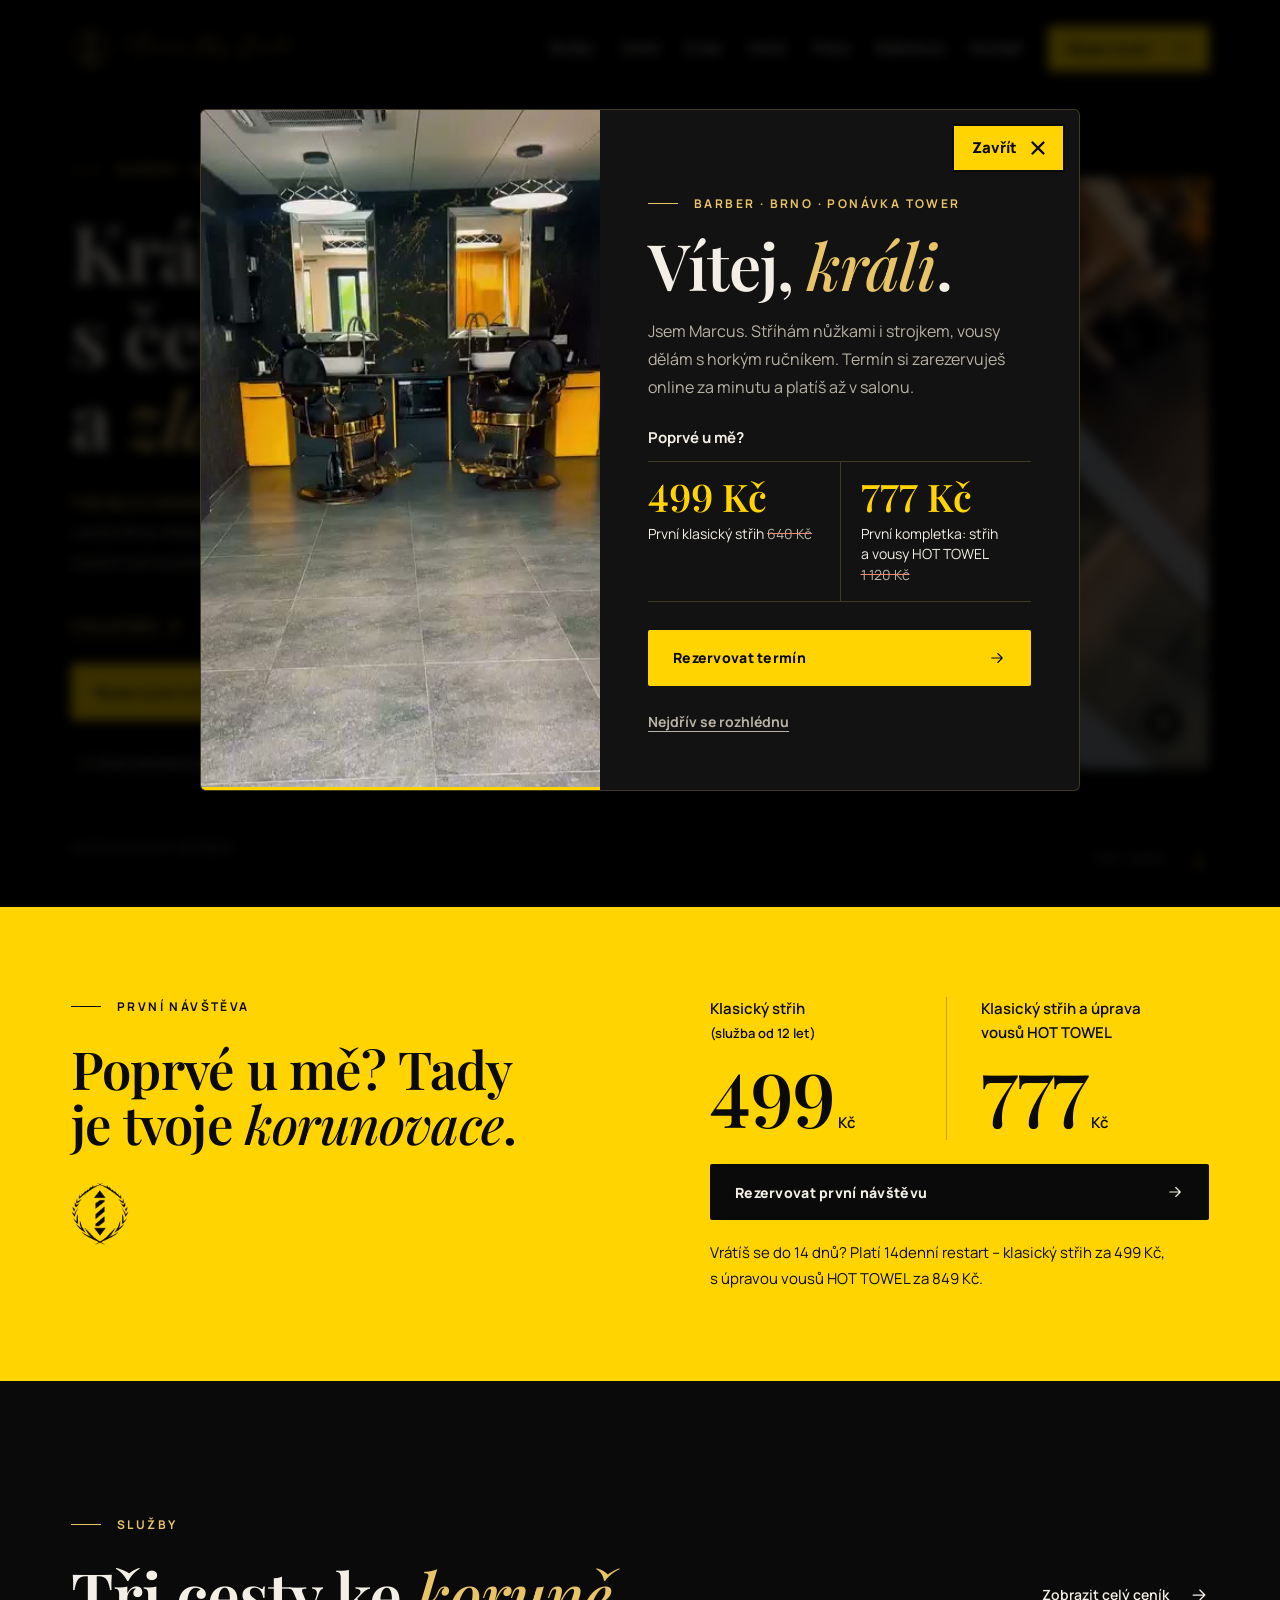
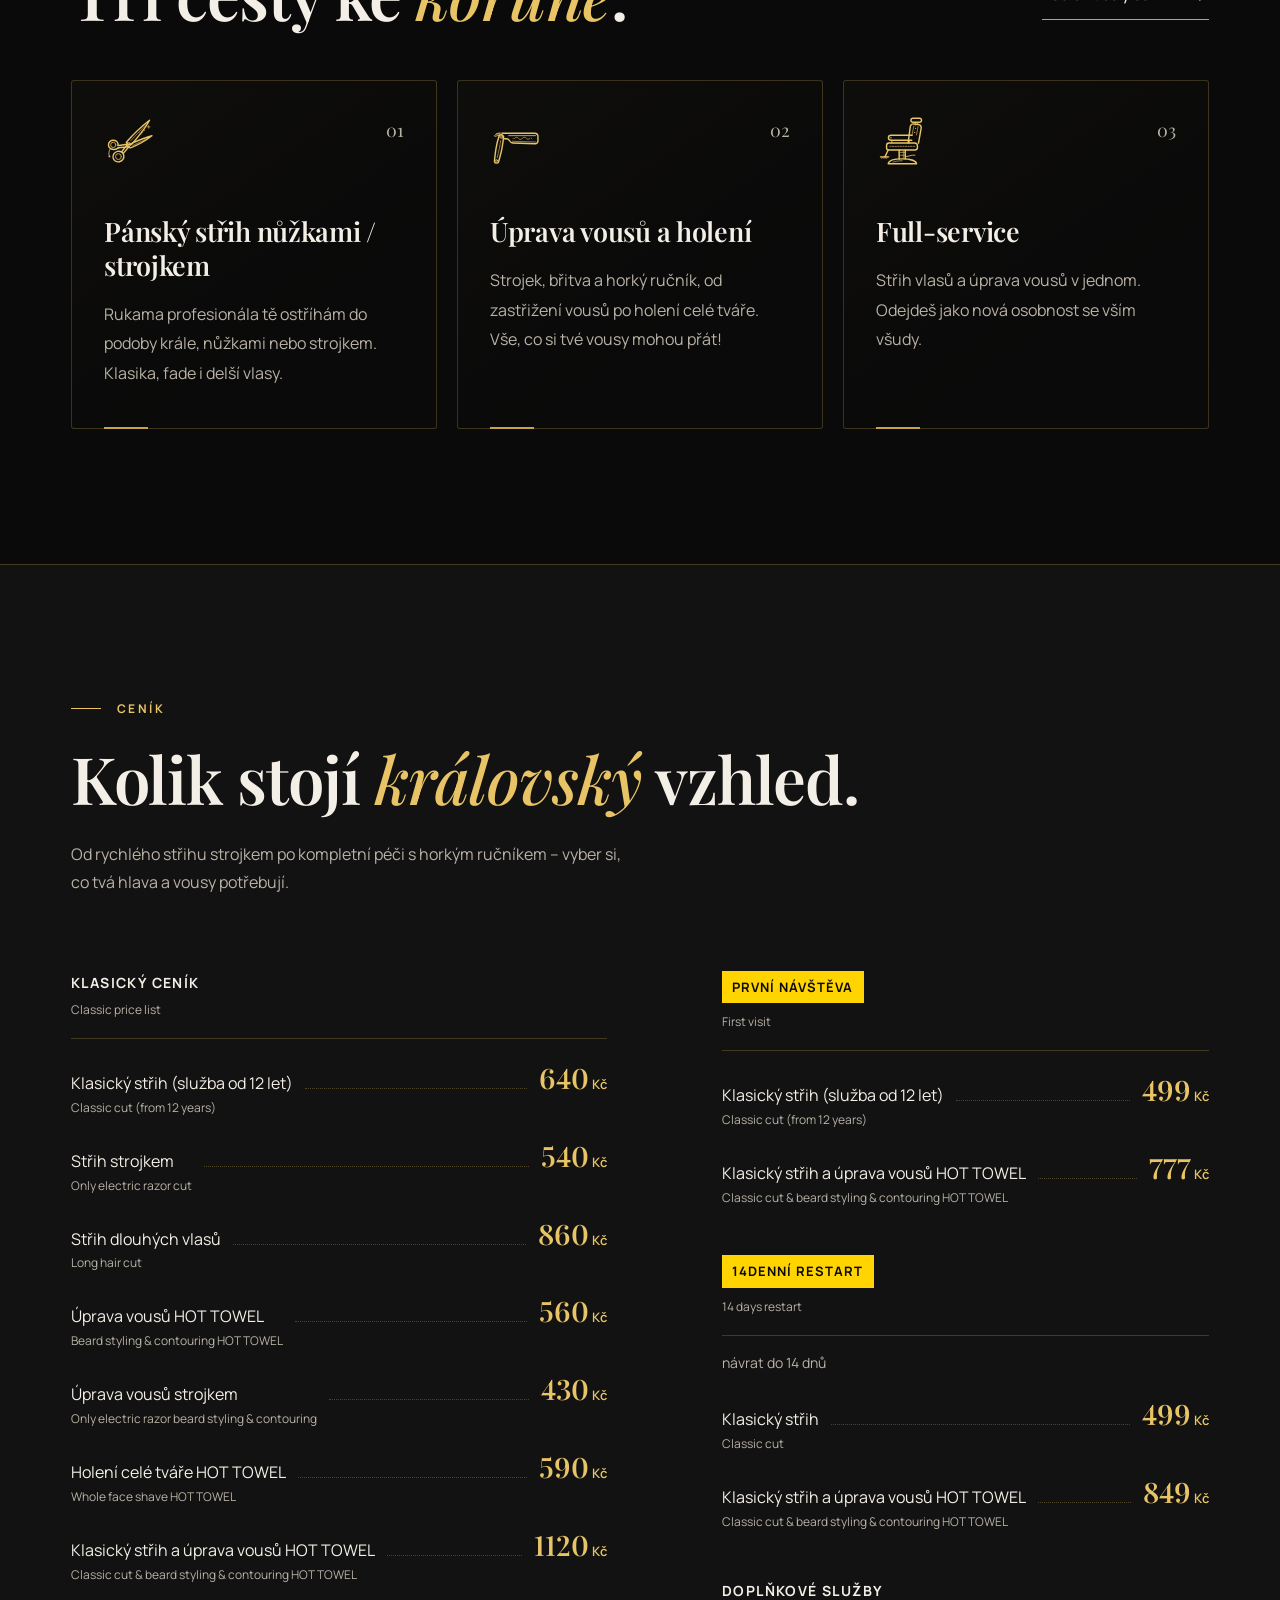
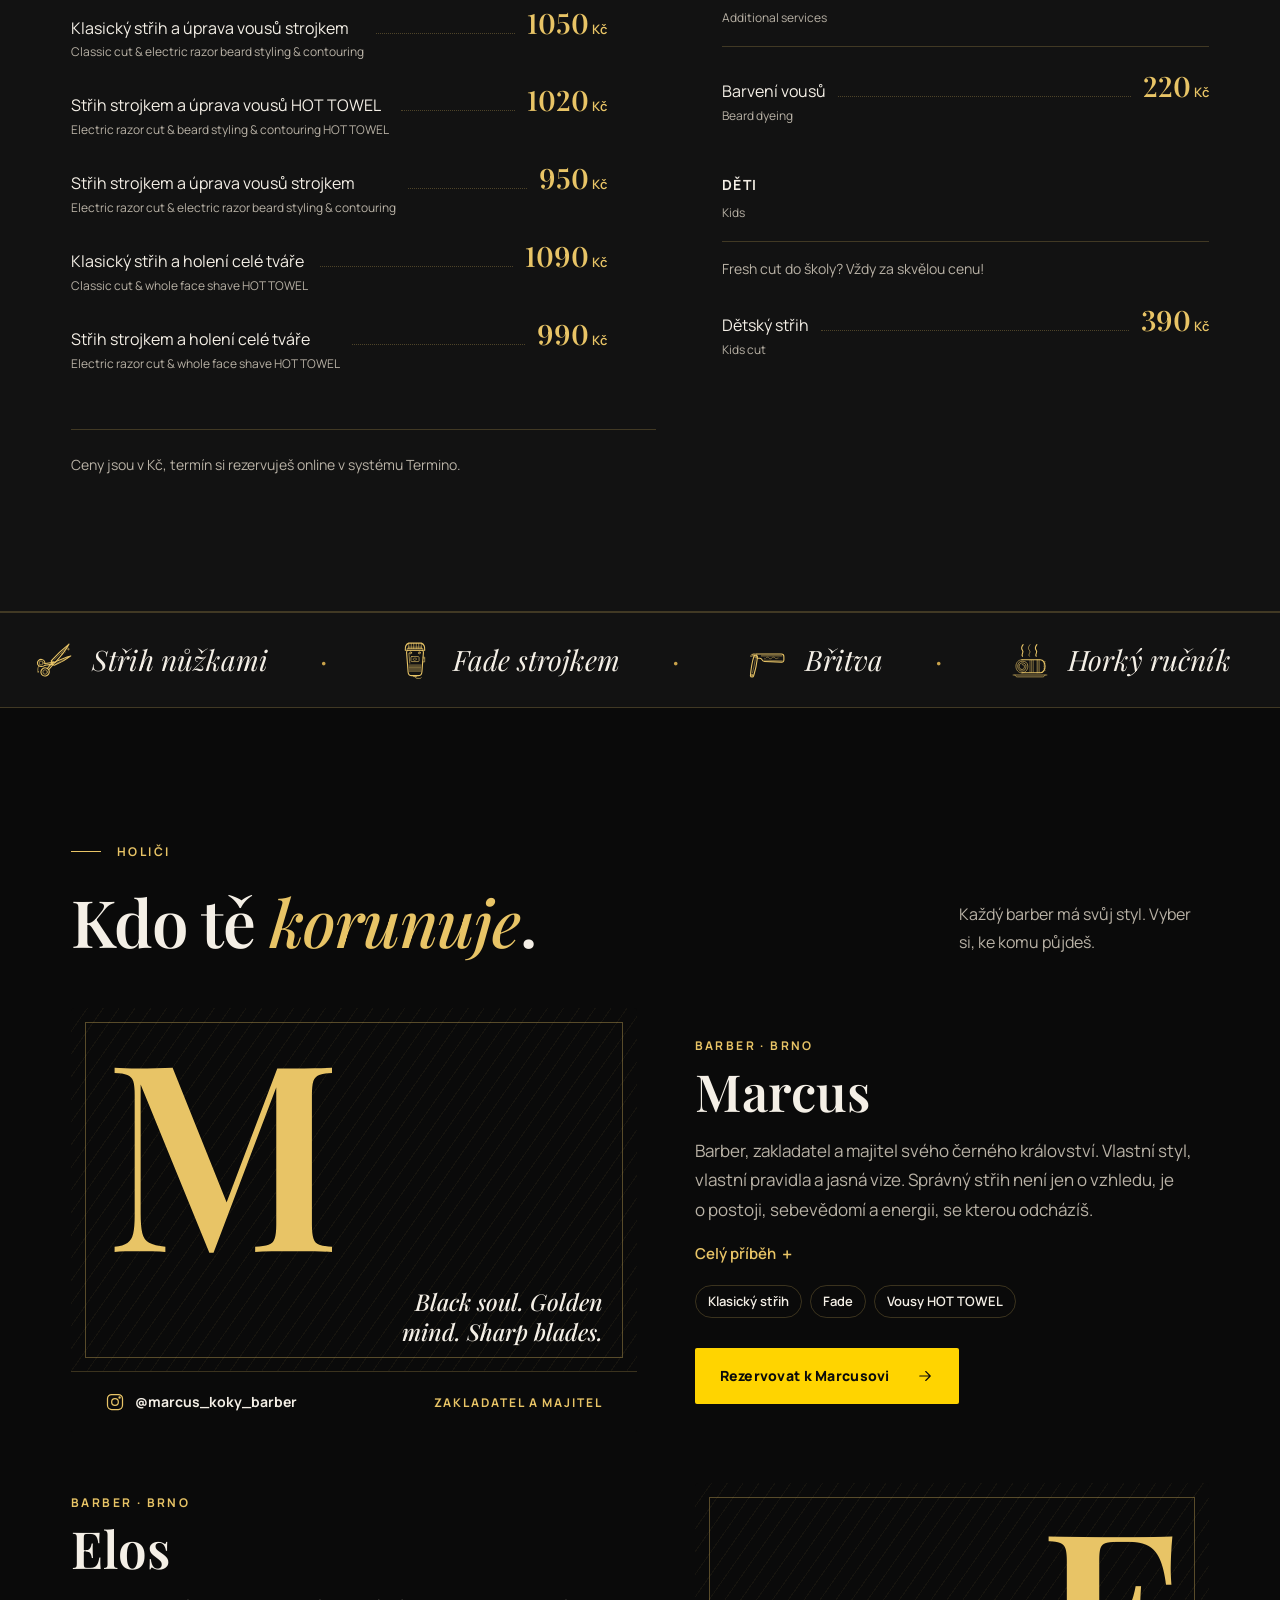
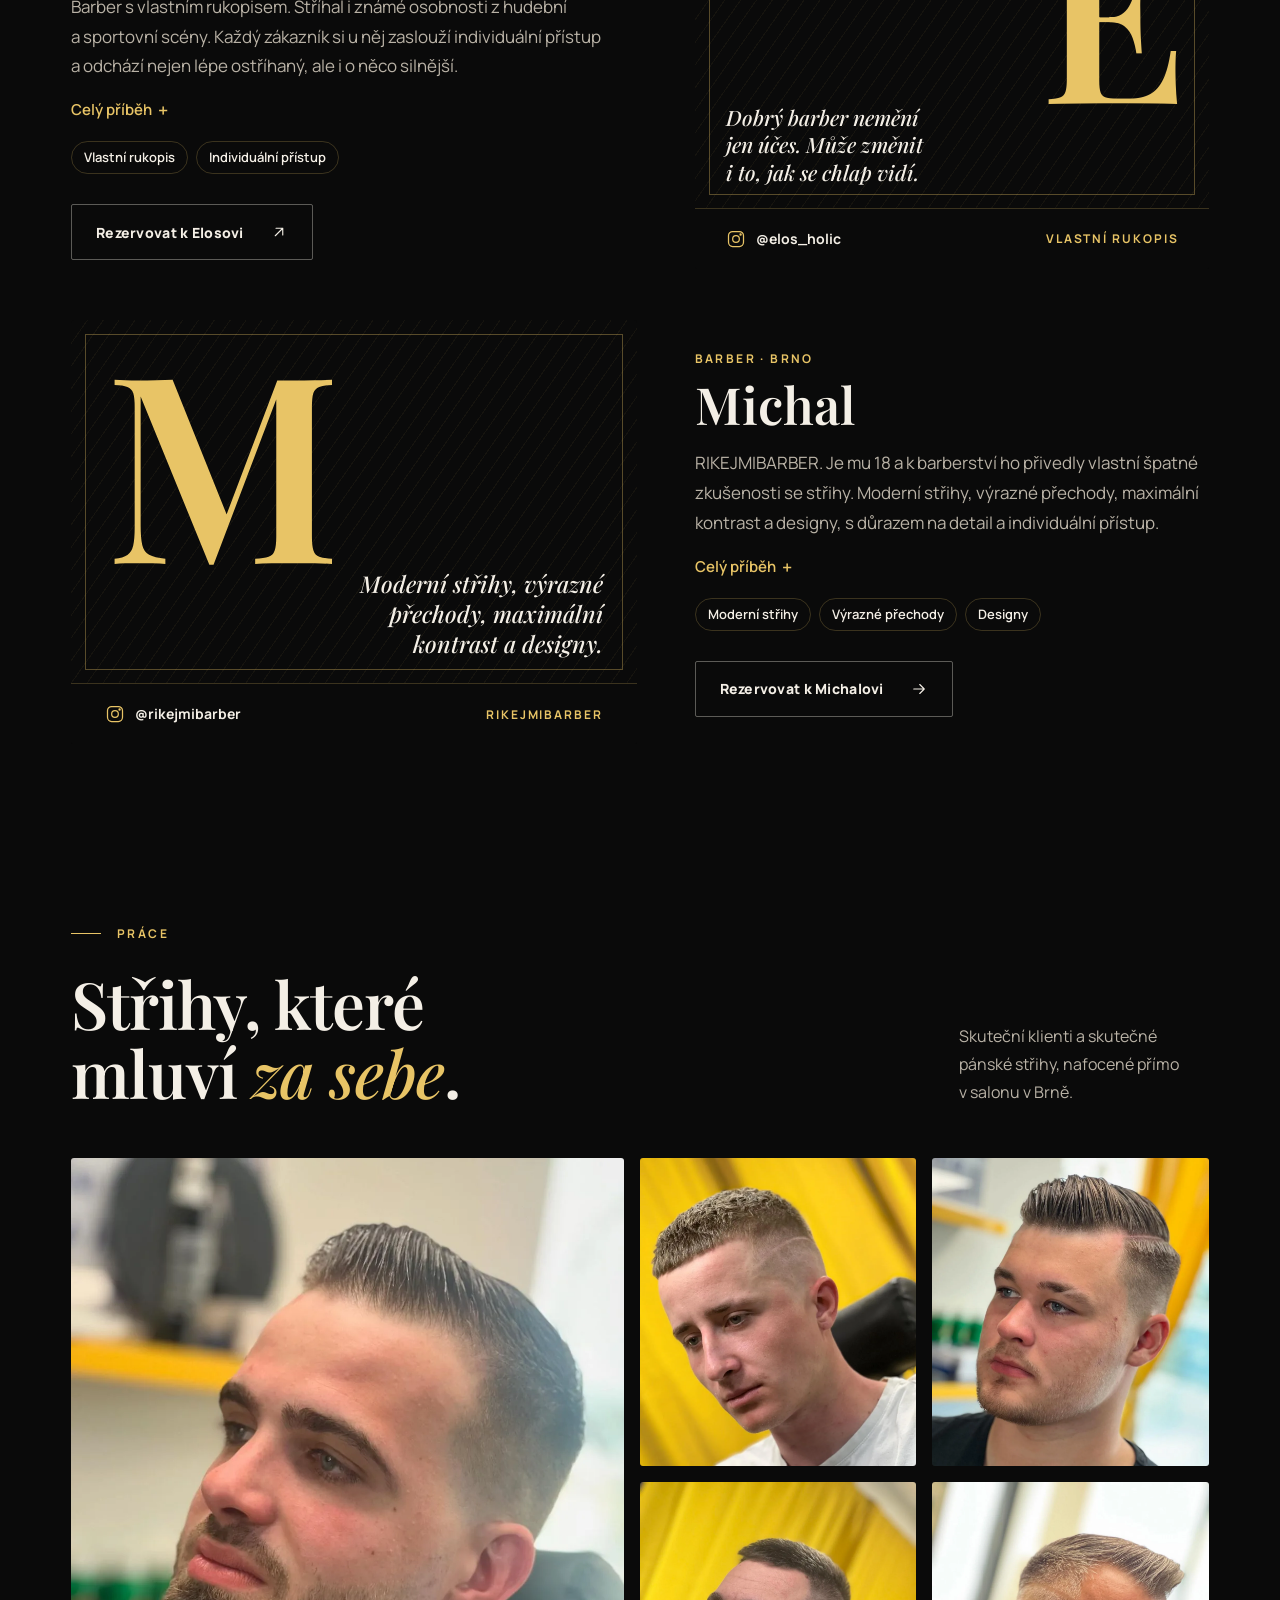
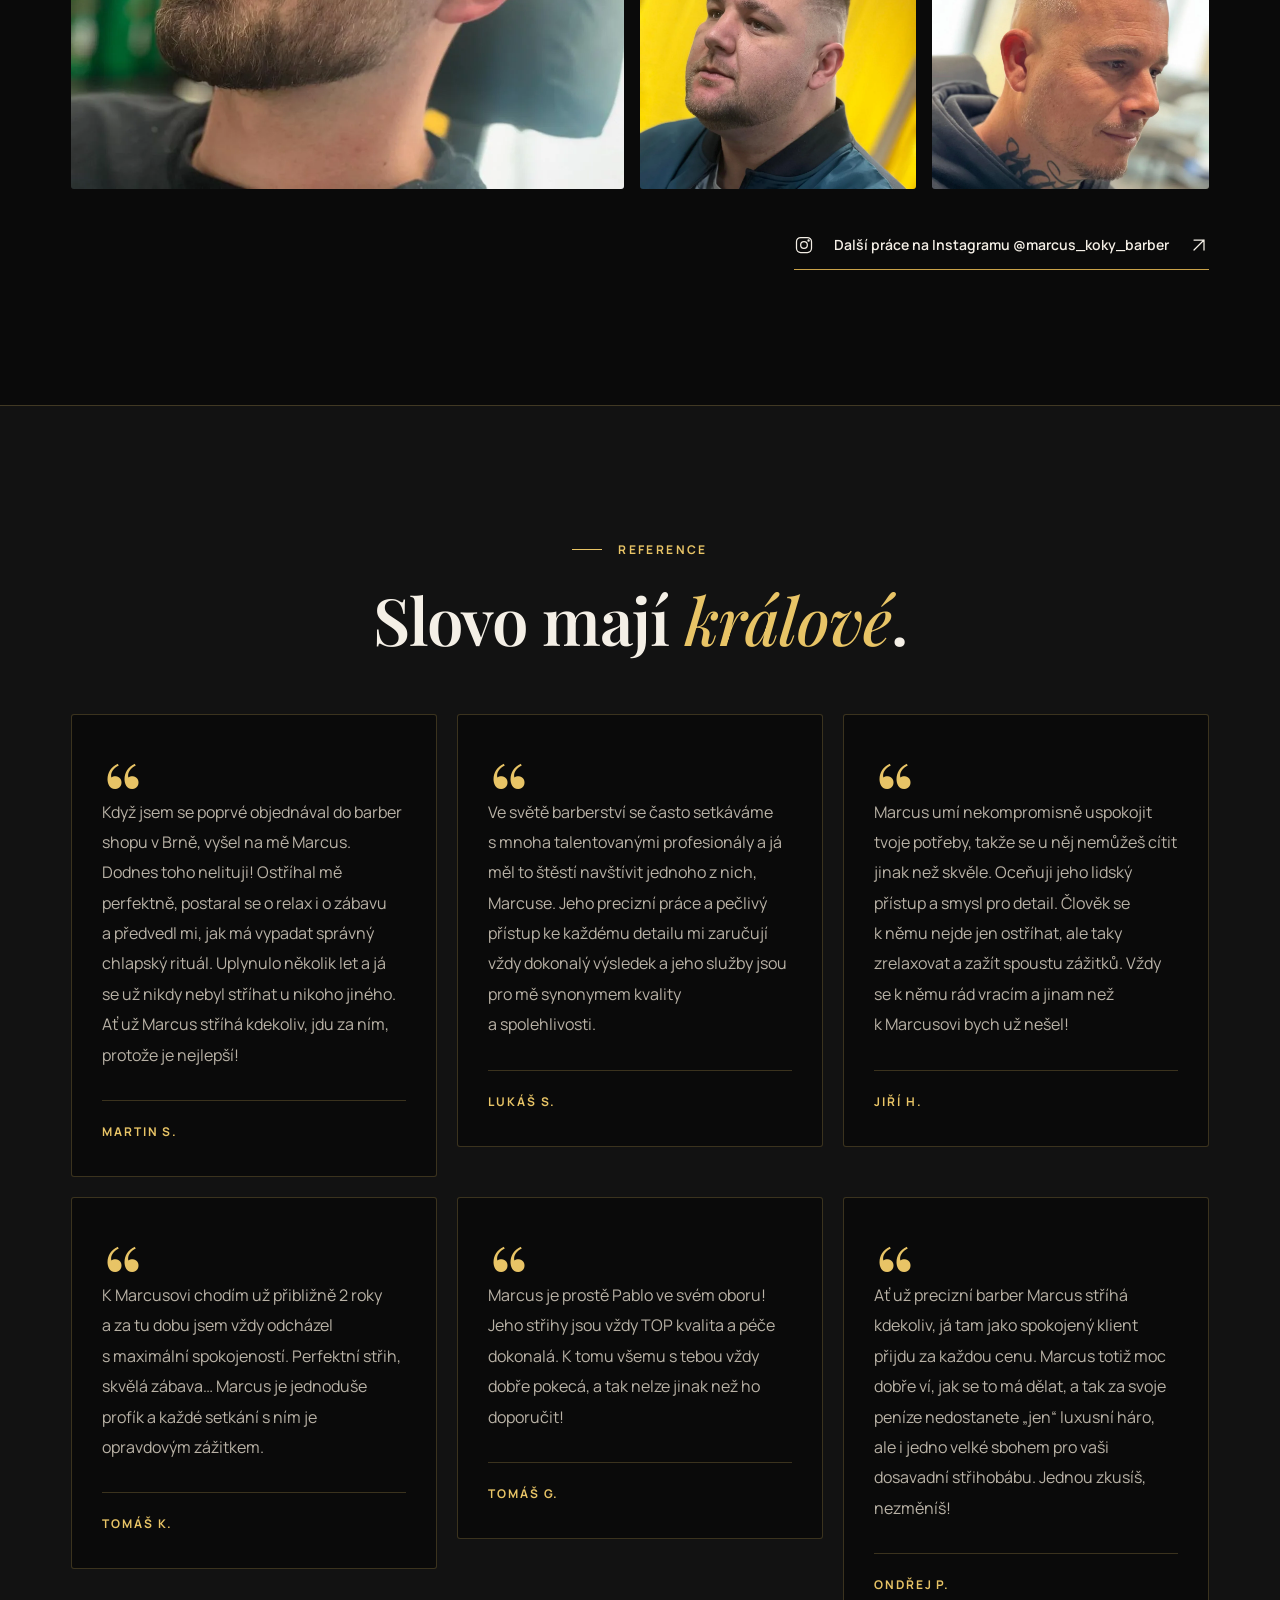
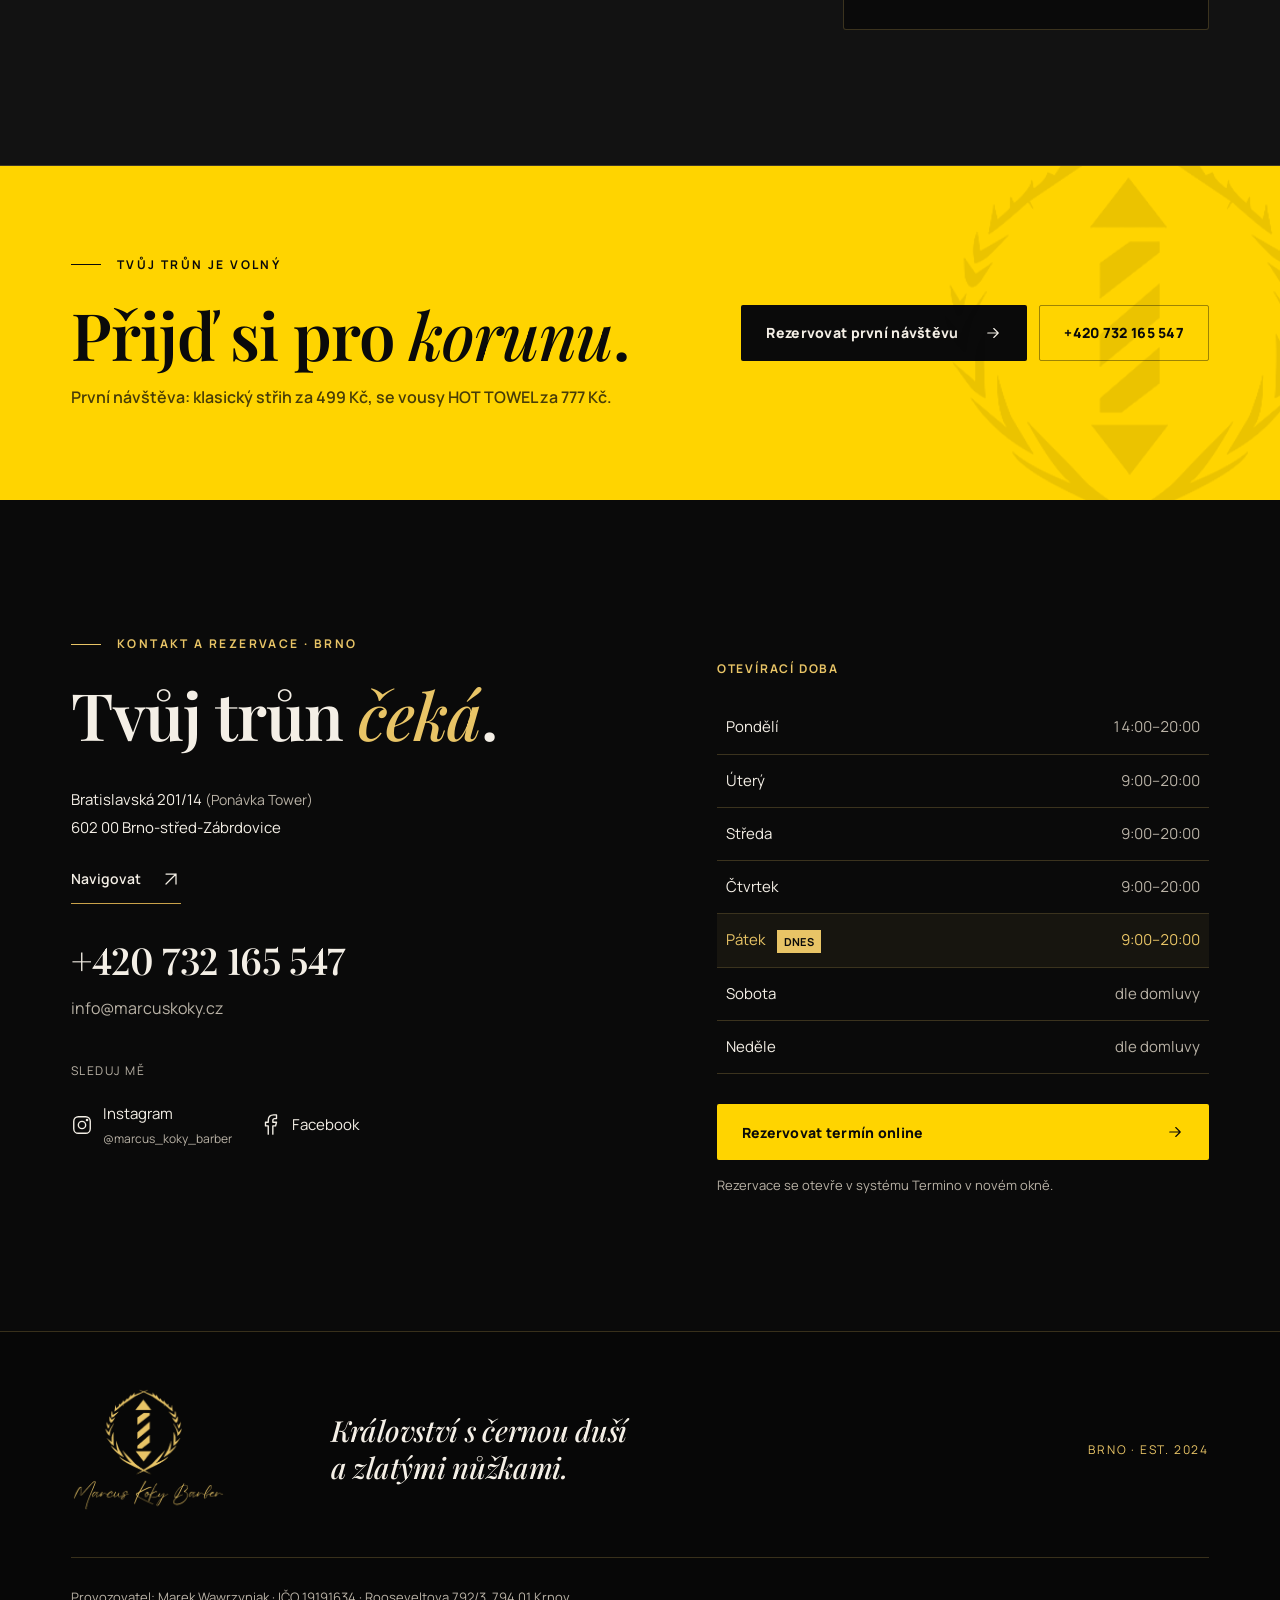
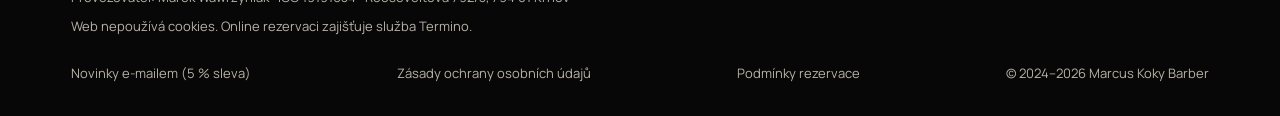
<file: index.html>
<!doctype html>
<html lang="cs">
<head>
<meta charset="utf-8">
<meta name="viewport" content="width=device-width, initial-scale=1">
<title>Barbershop a holič Brno · Marcus Koky Barber · Ponávka Tower</title>
<meta name="description" content="Pánský barbershop v Brně v Ponávka Tower u Bratislavské. Pánský střih nůžkami i strojkem, fade, úprava vousů a holení s horkým ručníkem. Rezervace online.">
<link rel="canonical" href="https://romankaxo.github.io/marcus-koky-barber/">
<meta name="robots" content="noindex">
<meta name="theme-color" content="#0A0A0A">
<meta property="og:type" content="website">
<meta property="og:locale" content="cs_CZ">
<meta property="og:site_name" content="Marcus Koky Barber">
<meta property="og:title" content="Marcus Koky Barber · Království s černou duší a zlatým srdcem">
<meta property="og:description" content="Prémiový barbershop v Brně. Stříhání nůžkami i strojkem, vousy s horkým ručníkem a full-service. Rezervuj online.">
<meta property="og:image" content="https://romankaxo.github.io/marcus-koky-barber/assets/img/og.jpg">
<meta property="og:image:width" content="1200">
<meta property="og:image:height" content="630">
<meta property="og:url" content="https://romankaxo.github.io/marcus-koky-barber/">
<meta property="og:image:alt" content="Marcus v barbershopu">
<link rel="icon" href="assets/img/icon-32.png" sizes="32x32">
<link rel="apple-touch-icon" href="assets/img/icon-180.png">
<link rel="manifest" href="site.webmanifest">
<link rel="stylesheet" href="assets/fonts/fonts.css">
<link rel="stylesheet" href="assets/css/style.css">
<link rel="stylesheet" href="assets/css/rozsireni.css">
<script src="assets/js/main.js" defer>
</script>
<script src="assets/js/rozsireni.js" defer></script>
<link rel="preload" as="image" href="assets/video/hero-poster.jpg" fetchpriority="high">
<script type="application/ld+json">{"@context": "https://schema.org", "@type": "BarberShop", "name": "Marcus Koky Barber", "description": "Pánský barbershop v Brně v Ponávka Tower. Pánské střihy nůžkami i strojkem, fade, úprava vousů a holení s horkým ručníkem.", "image": "https://romankaxo.github.io/marcus-koky-barber/assets/img/og.jpg", "url": "https://romankaxo.github.io/marcus-koky-barber/", "telephone": "+420732165547", "email": "info@marcuskoky.cz", "address": {"@type": "PostalAddress", "streetAddress": "Bratislavská 201/14", "addressLocality": "Brno-střed-Zábrdovice", "postalCode": "602 00", "addressCountry": "CZ"}, "priceRange": "390–1120 Kč", "openingHoursSpecification": [{"@type": "OpeningHoursSpecification", "dayOfWeek": ["Monday"], "opens": "14:00", "closes": "20:00"}, {"@type": "OpeningHoursSpecification", "dayOfWeek": ["Tuesday", "Wednesday", "Thursday", "Friday"], "opens": "09:00", "closes": "20:00"}], "sameAs": ["https://www.instagram.com/marcus_koky_barber/", "https://www.facebook.com/profile.php?id=61557123255250"], "@id": "https://romankaxo.github.io/marcus-koky-barber/#barbershop", "areaServed": {"@type": "City", "name": "Brno"}, "hasOfferCatalog": {"@type": "OfferCatalog", "name": "Ceník", "itemListElement": [{"@type": "Offer", "itemOffered": {"@type": "Service", "name": "Klasický střih (služba od 12 let)"}, "price": "640", "priceCurrency": "CZK"}, {"@type": "Offer", "itemOffered": {"@type": "Service", "name": "Střih strojkem"}, "price": "540", "priceCurrency": "CZK"}, {"@type": "Offer", "itemOffered": {"@type": "Service", "name": "Střih dlouhých vlasů"}, "price": "860", "priceCurrency": "CZK"}, {"@type": "Offer", "itemOffered": {"@type": "Service", "name": "Úprava vousů HOT TOWEL"}, "price": "560", "priceCurrency": "CZK"}, {"@type": "Offer", "itemOffered": {"@type": "Service", "name": "Úprava vousů strojkem"}, "price": "430", "priceCurrency": "CZK"}, {"@type": "Offer", "itemOffered": {"@type": "Service", "name": "Holení celé tváře HOT TOWEL"}, "price": "590", "priceCurrency": "CZK"}, {"@type": "Offer", "itemOffered": {"@type": "Service", "name": "Klasický střih a úprava vousů HOT TOWEL"}, "price": "1120", "priceCurrency": "CZK"}, {"@type": "Offer", "itemOffered": {"@type": "Service", "name": "Klasický střih a úprava vousů strojkem"}, "price": "1050", "priceCurrency": "CZK"}, {"@type": "Offer", "itemOffered": {"@type": "Service", "name": "Střih strojkem a úprava vousů HOT TOWEL"}, "price": "1020", "priceCurrency": "CZK"}, {"@type": "Offer", "itemOffered": {"@type": "Service", "name": "Střih strojkem a úprava vousů strojkem"}, "price": "950", "priceCurrency": "CZK"}, {"@type": "Offer", "itemOffered": {"@type": "Service", "name": "Klasický střih a holení celé tváře"}, "price": "1090", "priceCurrency": "CZK"}, {"@type": "Offer", "itemOffered": {"@type": "Service", "name": "Střih strojkem a holení celé tváře"}, "price": "990", "priceCurrency": "CZK"}, {"@type": "Offer", "itemOffered": {"@type": "Service", "name": "Barvení vousů"}, "price": "220", "priceCurrency": "CZK"}, {"@type": "Offer", "itemOffered": {"@type": "Service", "name": "Dětský střih"}, "price": "390", "priceCurrency": "CZK"}]}, "potentialAction": {"@type": "ReserveAction", "target": "https://local.termino.eu/embed/marcus-koky-barber", "name": "Rezervovat termín online"}}</script>
</head>
<body>
<a class="skip-link" href="#obsah">Přeskočit na obsah</a>
<header class="site-header">
<div class="header-inner">
<a class="brand" href="#uvod" aria-label="Marcus Koky Barber – úvod">
<img class="brand-emblem" src="assets/img/emblem-gold.png" width="331" height="362" alt="">
<img class="brand-wordmark" src="assets/img/wordmark-gold.png" width="636" height="130" alt="Marcus Koky Barber">
</a>
<nav class="site-menu" id="site-menu" aria-label="Hlavní navigace">
<a href="#sluzby">Služby</a>
<a href="#cenik">Ceník</a>
<a href="#pribeh">O&nbsp;nás</a>
<a href="#holici">Holiči</a>
<a href="#prace">Práce</a>
<a href="#reference">Reference</a>
<a href="#kontakt">Kontakt</a>
<a class="button button--yellow menu-booking" href="https://local.termino.eu/embed/marcus-koky-barber" target="_blank" rel="noopener" data-booking>Rezervovat<svg viewBox="0 0 24 24" fill="none" aria-hidden="true">
<path d="M5 12h14M13 6l6 6-6 6"/>
</svg>
</a>
</nav>
<button class="menu-toggle" aria-label="Otevřít menu" aria-expanded="false" aria-controls="site-menu">
<span>
</span>
<span>
</span>
</button>
</div>
</header>
<main id="obsah" tabindex="-1">
<section class="hero" id="uvod" aria-labelledby="hero-title">
<div class="container hero-grid">
<div class="hero-content">
<p class="eyebrow">Barber · Brno · Ponávka Tower</p>
<h1 id="hero-title">Království<br>s&nbsp;černou duší<br>a&nbsp;<em>zlatým srdcem</em>.</h1>
<p class="hero-intro"><strong>THE BLCK KNGDM.</strong> Marcus Koky Barber – černé království v&nbsp;srdci Brna. Místo, kde se barbering mění v&nbsp;umění, styl dostává vlastní tvář a&nbsp;každý detail má svůj význam.</p>
<button type="button" class="story-toggle" aria-expanded="false" aria-controls="pribeh">Celý příběh<span class="story-plus" aria-hidden="true"></span></button>
<div class="story" id="pribeh" role="region" aria-label="Celý příběh BLCK KNGDM">
<div class="story-inner">
<p>Marcus Koky Barber není jen obyčejné holičství. Je to moderní barbershop v&nbsp;Brně, který spojuje precizní řemeslo, osobitý přístup a&nbsp;atmosféru, na kterou nezapomeneš. <strong>Černá a&nbsp;zlatá nejsou jen barvy.</strong> Jsou symbolem našeho charakteru, sebevědomí a&nbsp;přístupu k&nbsp;tomu, co děláme.</p>
<p>Specializujeme se na pánské střihy, moderní fade, klasické účesy, úpravu vousů, holení i&nbsp;komplexní barber služby. Zakládáme si na preciznosti, kvalitních produktech a&nbsp;individuálním přístupu ke každému zákazníkovi. <strong>Protože dokonalý střih není náhoda.</strong> Je to výsledek zkušeností, citu pro detail a&nbsp;poctivého řemesla.</p>
<p>U&nbsp;nás nejde jen o&nbsp;to, jak od nás odejdeš. <strong>Jde také o&nbsp;to, jak se u&nbsp;nás cítíš.</strong> Dopřej si chvíli klidu, kvalitní kávu, profesionální péči a&nbsp;atmosféru, která má svůj vlastní podpis.</p>
<p class="story-family">Nechceme, abys byl jen dalším zákazníkem. Chceme, abys byl součástí <em>BLCK KNGDM FAMILY</em>.</p>
<p class="story-sign"><strong>Marcus Koky Barber.</strong> <span lang="en">Not just a barbershop. It’s a kingdom.</span></p>
</div>
</div>
<div class="button-row">
<a class="button button--yellow" href="https://local.termino.eu/embed/marcus-koky-barber" target="_blank" rel="noopener" data-booking>Rezervovat online<svg viewBox="0 0 24 24" fill="none" aria-hidden="true">
<path d="M5 12h14M13 6l6 6-6 6"/>
</svg>
</a>
<a class="button button--outline" href="tel:+420732165547">Zavolat<svg viewBox="0 0 24 24" fill="none" aria-hidden="true">
<path d="m6 3 4 5-2 3c1 3 2 4 5 5l3-2 5 4c-1 4-4 4-7 3C8 19 4 15 3 9 2 6 3 4 6 3Z"/>
</svg>
</a>
</div>
<p class="opening-status" role="status" aria-live="polite">
<span class="status-dot" aria-hidden="true">
</span>
<span>Po 14:00–20:00 · Út–Pá 9:00–20:00 · So–Ne dle domluvy</span>
</p>
</div>
<!-- Video v úvodu: soubory assets/video/hero.webm + hero.mp4 + hero-poster.jpg (formát viz README).
     Spouští ho assets/js/rozsireni.js, až je vidět. Bez videa, bez JS a při omezení pohybu zůstane jen poster. -->
<figure class="hero-media" data-video>
<img class="hero-poster" src="assets/video/hero-poster.jpg" width="360" height="640" alt="Interiér barbershopu: dvě černo-zlatá křesla před zrcadly" fetchpriority="high">
<video class="hero-video" muted loop playsinline preload="metadata" poster="assets/video/hero-poster.jpg" width="360" height="640" aria-label="Video z interiéru barbershopu" tabindex="-1">
<source data-src="assets/video/hero.webm" type="video/webm">
<source data-src="assets/video/hero.mp4" type="video/mp4">
</video>
<button type="button" class="hero-video-toggle" aria-label="Pozastavit video" hidden><svg viewBox="0 0 24 24" fill="none" aria-hidden="true"><path class="i-pause" d="M9 6v12M15 6v12"/><path class="i-play" d="M8 5l11 7-11 7z"/></svg></button>
</figure>
</div>
<div class="hero-foot container">
<span>Marcus Koky Barber</span>
<a href="#prvni-navsteva" aria-label="Přejít na první návštěvu">Est. 2024 <span aria-hidden="true">↓</span>
</a>
</div>
</section>
<section class="first-visit" id="prvni-navsteva" aria-labelledby="first-title">
<div class="container offer-layout" data-reveal>
<div class="offer-heading">
<p class="eyebrow">První návštěva</p>
<h2 id="first-title">Poprvé u&nbsp;mě? Tady je tvoje <em>korunovace</em>.</h2>
<img class="" src="assets/img/emblem-black.png" width="331" height="362" alt="" loading="lazy">
</div>
<div class="offer-details">
<div class="offer-prices">
<div>
<p>Klasický střih<br>
<span>(služba od 12 let)</span>
</p>
<p class="offer-price">499<span>&nbsp;Kč</span>
</p>
</div>
<div>
<p>Klasický střih a&nbsp;úprava<br>vousů HOT TOWEL</p>
<p class="offer-price">777<span>&nbsp;Kč</span>
</p>
</div>
</div>
<a class="button button--black" href="https://local.termino.eu/embed/marcus-koky-barber" target="_blank" rel="noopener" data-booking data-service="Klasický střih (první návštěva)">Rezervovat první návštěvu<svg viewBox="0 0 24 24" fill="none" aria-hidden="true">
<path d="M5 12h14M13 6l6 6-6 6"/>
</svg>
</a>
<p class="restart-note">Vrátíš se do 14 dnů? Platí 14denní restart – klasický střih za 499&nbsp;Kč, s&nbsp;úpravou vousů HOT TOWEL za 849&nbsp;Kč.</p>
</div>
</div>
</section>
<section class="section container" id="sluzby" tabindex="-1" aria-labelledby="services-title">
<div class="section-heading" data-reveal>
<div>
<p class="eyebrow">Služby</p>
<h2 id="services-title">Tři cesty ke <em>koruně</em>.</h2>
</div>
<a class="text-link" href="#cenik">Zobrazit celý ceník<svg viewBox="0 0 24 24" fill="none" aria-hidden="true">
<path d="M5 12h14M13 6l6 6-6 6"/>
</svg>
</a>
</div>
<div class="services-grid" data-reveal>
<article class="service-card">
<div class="service-top">
<svg aria-hidden="true" viewBox="0 0 64 64" fill="none" stroke="currentColor" stroke-linecap="round" stroke-linejoin="round"><path pathLength="1" d="M27.5 33.5C35 25 45 15 56 6.5C52 15 43 26 33.5 36.5C31.5 37 28.5 35.5 27.5 33.5Z" stroke-width="1.75"/><path pathLength="1" d="M29.5 37C39 32.5 49 28 59 25.5C52 31 42.5 36.5 32.5 40.5C30.5 40.5 29 39 29.5 37Z" stroke-width="1.75"/><path pathLength="1" d="M33 31.5L52 11.5M35.5 37.5L54 28.5" stroke-width="0.75"/><path pathLength="1" d="M44 22L45.6 23.4 M46.2 19.9L47.8 21.3 M48.4 17.8L50 19.2" stroke-width="0.75"/><path pathLength="1" d="M28.5 36.5C26 40 23.5 43 21.5 45.5M31 38.5C28.5 41.5 26 44.5 23.8 47.2" stroke-width="1.75"/><path pathLength="1" d="M29 39C25 39.6 21 40 17.6 40.4M28.5 36C24.5 36.6 20.8 37.2 17.2 37.6" stroke-width="1.75"/><path pathLength="1" d="M21.5 45.5C24.7 47.3 25.3 51.5 23.3 54.6C21.3 57.7 17 58.6 13.9 56.6C10.8 54.6 10.2 50.4 12.3 47.5C14.4 44.6 18.5 43.8 21.5 45.5Z" stroke-width="1.75"/><circle pathLength="1" cx="17.8" cy="51.2" r="3.6" stroke-width="1"/><path pathLength="1" d="M17.4 37.5C17.6 34.5 15.5 31.4 12 31.1C8.5 30.8 5.6 33.3 5.5 36.6C5.4 39.9 8 42.3 11.5 42.4C14.3 42.5 16.6 41.6 17.6 40.4" stroke-width="1.75"/><circle pathLength="1" cx="11.4" cy="36.8" r="3.2" stroke-width="1"/><path pathLength="1" d="M7.5 42C6 44.5 5.5 47.5 6.5 50.5" stroke-width="1"/><circle cx="6.7" cy="51" r="1.1" fill="currentColor" stroke="none"/><circle pathLength="1" cx="30.2" cy="36.4" r="2.6" stroke-width="1"/><path pathLength="1" d="M28.6 37.8L31.8 35" stroke-width="0.75"/><path pathLength="1" d="M55 13v3.2M53.4 14.6h3.2" stroke-width="0.75"/></svg>
<span>01</span>
</div>
<h3>Pánský střih nůžkami / strojkem</h3>
<p>Rukama profesionála tě ostříhám do podoby krále, nůžkami nebo strojkem. Klasika, fade i&nbsp;delší vlasy.</p>
</article>
<article class="service-card">
<div class="service-top">
<svg aria-hidden="true" viewBox="0 0 64 64" fill="none" stroke="currentColor" stroke-linecap="round" stroke-linejoin="round"><path pathLength="1" d="M15.5 22.5H55C57.5 22.5 59 24 59 26.5V32C59 34 57.5 35.5 55.5 35.4L28 34.4C25.5 34.3 24.4 32.6 23.4 30.8C22.6 29.6 21.6 29.3 20.3 29.3H16.4" stroke-width="1.75"/><path pathLength="1" d="M23 25.4H56" stroke-width="1"/><path pathLength="1" d="M27.5 32.3L56.6 33.3" stroke-width="0.75"/><path pathLength="1" d="M30 29C31.5 27 34 27 35 28.7C36 30.4 38.5 30.4 39.8 28.7C41 27 43.6 27 44.8 28.7C45.8 30.2 48 30.2 49.2 28.9" stroke-width="0.75"/><circle cx="28.4" cy="29" r="0.6" fill="currentColor" stroke="none"/><circle cx="51" cy="28.6" r="0.6" fill="currentColor" stroke="none"/><path pathLength="1" d="M15.5 22.5C11.5 21.6 8 22.6 5.8 25.1C5.2 25.8 5.8 26.8 6.7 26.3C8.4 25.4 10.3 25 12 25" stroke-width="1"/><path pathLength="1" d="M8.2 22.9L8.6 24.4 M9.7 22.6L10.1 24.1 M11.2 22.3L11.6 23.8" stroke-width="0.75"/><path pathLength="1" d="M16.7 26.5C16.4 32 15.4 37 14.5 42.2C13.6 47 12 52 10.6 57.5C10 59.8 6 60 5.5 57.3C5.8 52 6.6 46.5 7.5 40.8C8.4 35.5 9.8 30 11.3 25.5C12.3 23.5 15.7 23.8 16.7 26.5Z" stroke-width="1.75"/><path pathLength="1" d="M13.2 31.5C12.2 38 10.8 45 8.8 52.5" stroke-width="0.75"/><circle pathLength="1" cx="14" cy="27" r="1.7" stroke-width="1"/><circle cx="14" cy="27" r="0.7" fill="currentColor" stroke="none"/><circle pathLength="1" cx="8.1" cy="56.2" r="1.3" stroke-width="1"/><circle cx="8.1" cy="56.2" r="0.55" fill="currentColor" stroke="none"/></svg>
<span>02</span>
</div>
<h3>Úprava vousů a&nbsp;holení</h3>
<p>Strojek, břitva a&nbsp;horký ručník, od zastřižení vousů po holení celé tváře. Vše, co si tvé vousy mohou přát!</p>
</article>
<article class="service-card">
<div class="service-top">
<svg aria-hidden="true" viewBox="0 0 64 64" fill="none" stroke="currentColor" stroke-linecap="round" stroke-linejoin="round"><path pathLength="1" d="M43 6.5C43 5 44 4 45.5 4H53.5C55 4 56 5 56 6.5S55 9 53.5 9H45.5C44 9 43 8 43 6.5Z" stroke-width="1.75"/><path pathLength="1" d="M48.5 9V12.5M51 9V12" stroke-width="1"/><path pathLength="1" d="M39.5 34.5L42.2 14.2C42.5 12 44.5 10.7 46.7 11L52.4 11.7C54.6 12 56 14 55.6 16.2L52.3 34.5" stroke-width="1.75"/><path pathLength="1" d="M46.6 13.6L44.3 24.6M51.8 14.2L49.8 24.6" stroke-width="0.75"/><circle cx="48.7" cy="16.4" r="0.75" fill="currentColor" stroke="none"/><circle cx="47.6" cy="21.4" r="0.75" fill="currentColor" stroke="none"/><path pathLength="1" d="M13 37.5C13 35.8 14.3 34.5 16 34.5H47.5C49.5 34.5 51 36 51 38V40C51 41.7 49.7 43 48 43H15.5C14.1 43 13 41.9 13 40.5Z" stroke-width="1.75"/><path pathLength="1" d="M17 38.6L18.6 38.6 M20.2 38.6L21.8 38.6 M23.4 38.6L25 38.6 M26.6 38.6L28.2 38.6 M29.8 38.6L31.4 38.6 M33 38.6L34.6 38.6 M36.2 38.6L37.8 38.6 M39.4 38.6L41 38.6 M42.6 38.6L44.2 38.6 M45.8 38.6L47.4 38.6" stroke-width="0.75"/><path pathLength="1" d="M44.5 25H18.5C16.6 25 15.3 26.3 15.3 28S16.6 31 18.5 31H44" stroke-width="1.75"/><path pathLength="1" d="M19.5 31V34.5M41 31V34.5" stroke-width="1"/><circle cx="18.4" cy="28" r="0.8" fill="currentColor" stroke="none"/><path pathLength="1" d="M15 43L11 51.5" stroke-width="1.75"/><path pathLength="1" d="M5.5 51.5H15.5" stroke-width="1.75"/><path pathLength="1" d="M7 53.5L8 51.5 M9 53.5L10 51.5 M11 53.5L12 51.5 M13 53.5L14 51.5" stroke-width="0.75"/><path pathLength="1" d="M28.5 43V54M36 43V54" stroke-width="1.75"/><path pathLength="1" d="M28.5 46L36 46 M28.5 49.5L36 49.5" stroke-width="0.75"/><path pathLength="1" d="M33.6 44.5V53" stroke-width="0.75"/><path pathLength="1" d="M36 51.5L44.5 49.5H48" stroke-width="1"/><path pathLength="1" d="M15 60H50C49.5 56.5 42.5 54 32.3 54S15.5 56.5 15 60Z" stroke-width="1.75"/><path pathLength="1" d="M21 58C24 56.8 28 56.3 32.3 56.3" stroke-width="0.75"/></svg>
<span>03</span>
</div>
<h3>Full-service</h3>
<p>Střih vlasů a&nbsp;úprava vousů v&nbsp;jednom. Odejdeš jako nová osobnost se vším všudy.</p>
</article>
</div>
</section>
<section class="price-section section" id="cenik" tabindex="-1" aria-labelledby="prices-title">
<div class="container">
<div class="price-heading" data-reveal>
<p class="eyebrow">Ceník</p>
<h2 id="prices-title">Kolik stojí <em>královský</em> vzhled.</h2>
<p>Od rychlého střihu strojkem po kompletní péči s&nbsp;horkým ručníkem – vyber si, co tvá hlava a&nbsp;vousy potřebují.</p>
</div>
<div class="price-columns" data-reveal>
<div>
<div class="price-group ">
<div class="price-group-title">
<h3>Klasický ceník</h3>
<span lang="en">Classic price list</span>
</div>
<ul>
<li class="price-item" data-booking data-price="640" data-tab="Klasický ceník" role="button" tabindex="0" aria-label="Rezervovat: Klasický střih (služba od 12 let), 640 Kč">
<div class="price-description">
<span>Klasický střih (služba od 12 let)</span>
<small lang="en">Classic cut (from 12 years)</small>
</div>
<span class="price-leader" aria-hidden="true">
</span>
<span class="price">640<small>&nbsp;Kč</small>
</span>
</li>
<li class="price-item" data-booking data-price="540" data-tab="Klasický ceník" role="button" tabindex="0" aria-label="Rezervovat: Střih strojkem, 540 Kč">
<div class="price-description">
<span>Střih strojkem</span>
<small lang="en">Only electric razor cut</small>
</div>
<span class="price-leader" aria-hidden="true">
</span>
<span class="price">540<small>&nbsp;Kč</small>
</span>
</li>
<li class="price-item" data-booking data-price="860" data-tab="Klasický ceník" role="button" tabindex="0" aria-label="Rezervovat: Střih dlouhých vlasů, 860 Kč">
<div class="price-description">
<span>Střih dlouhých vlasů</span>
<small lang="en">Long hair cut</small>
</div>
<span class="price-leader" aria-hidden="true">
</span>
<span class="price">860<small>&nbsp;Kč</small>
</span>
</li>
<li class="price-item" data-booking data-price="560" data-tab="Klasický ceník" role="button" tabindex="0" aria-label="Rezervovat: Úprava vousů HOT TOWEL, 560 Kč">
<div class="price-description">
<span>Úprava vousů HOT TOWEL</span>
<small lang="en">Beard styling &amp; contouring HOT TOWEL</small>
</div>
<span class="price-leader" aria-hidden="true">
</span>
<span class="price">560<small>&nbsp;Kč</small>
</span>
</li>
<li class="price-item" data-booking data-price="430" data-tab="Klasický ceník" role="button" tabindex="0" aria-label="Rezervovat: Úprava vousů strojkem, 430 Kč">
<div class="price-description">
<span>Úprava vousů strojkem</span>
<small lang="en">Only electric razor beard styling &amp; contouring</small>
</div>
<span class="price-leader" aria-hidden="true">
</span>
<span class="price">430<small>&nbsp;Kč</small>
</span>
</li>
<li class="price-item" data-booking data-price="590" data-tab="Klasický ceník" role="button" tabindex="0" aria-label="Rezervovat: Holení celé tváře HOT TOWEL, 590 Kč">
<div class="price-description">
<span>Holení celé tváře HOT TOWEL</span>
<small lang="en">Whole face shave HOT TOWEL</small>
</div>
<span class="price-leader" aria-hidden="true">
</span>
<span class="price">590<small>&nbsp;Kč</small>
</span>
</li>
<li class="price-item" data-booking data-price="1120" data-tab="Klasický ceník" role="button" tabindex="0" aria-label="Rezervovat: Klasický střih a úprava vousů HOT TOWEL, 1120 Kč">
<div class="price-description">
<span>Klasický střih a&nbsp;úprava vousů HOT TOWEL</span>
<small lang="en">Classic cut &amp; beard styling &amp; contouring HOT TOWEL</small>
</div>
<span class="price-leader" aria-hidden="true">
</span>
<span class="price">1120<small>&nbsp;Kč</small>
</span>
</li>
<li class="price-item" data-booking data-price="1050" data-tab="Klasický ceník" role="button" tabindex="0" aria-label="Rezervovat: Klasický střih a úprava vousů strojkem, 1050 Kč">
<div class="price-description">
<span>Klasický střih a&nbsp;úprava vousů strojkem</span>
<small lang="en">Classic cut &amp; electric razor beard styling &amp; contouring</small>
</div>
<span class="price-leader" aria-hidden="true">
</span>
<span class="price">1050<small>&nbsp;Kč</small>
</span>
</li>
<li class="price-item" data-booking data-price="1020" data-tab="Klasický ceník" role="button" tabindex="0" aria-label="Rezervovat: Střih strojkem a úprava vousů HOT TOWEL, 1020 Kč">
<div class="price-description">
<span>Střih strojkem a&nbsp;úprava vousů HOT TOWEL</span>
<small lang="en">Electric razor cut &amp; beard styling &amp; contouring HOT TOWEL</small>
</div>
<span class="price-leader" aria-hidden="true">
</span>
<span class="price">1020<small>&nbsp;Kč</small>
</span>
</li>
<li class="price-item" data-booking data-price="950" data-tab="Klasický ceník" role="button" tabindex="0" aria-label="Rezervovat: Střih strojkem a úprava vousů strojkem, 950 Kč">
<div class="price-description">
<span>Střih strojkem a&nbsp;úprava vousů strojkem</span>
<small lang="en">Electric razor cut &amp; electric razor beard styling &amp; contouring</small>
</div>
<span class="price-leader" aria-hidden="true">
</span>
<span class="price">950<small>&nbsp;Kč</small>
</span>
</li>
<li class="price-item" data-booking data-price="1090" data-tab="Klasický ceník" role="button" tabindex="0" aria-label="Rezervovat: Klasický střih a holení celé tváře, 1090 Kč">
<div class="price-description">
<span>Klasický střih a&nbsp;holení celé tváře</span>
<small lang="en">Classic cut &amp; whole face shave HOT TOWEL</small>
</div>
<span class="price-leader" aria-hidden="true">
</span>
<span class="price">1090<small>&nbsp;Kč</small>
</span>
</li>
<li class="price-item" data-booking data-price="990" data-tab="Klasický ceník" role="button" tabindex="0" aria-label="Rezervovat: Střih strojkem a holení celé tváře, 990 Kč">
<div class="price-description">
<span>Střih strojkem a&nbsp;holení celé tváře</span>
<small lang="en">Electric razor cut &amp; whole face shave HOT TOWEL</small>
</div>
<span class="price-leader" aria-hidden="true">
</span>
<span class="price">990<small>&nbsp;Kč</small>
</span>
</li>
</ul>
</div>
</div>
<div class="price-side">
<div class="price-group price-group--special">
<div class="price-group-title">
<h3>První návštěva</h3>
<span lang="en">First visit</span>
</div>
<ul>
<li class="price-item" data-booking data-price="499" data-tab="První návštěva" role="button" tabindex="0" aria-label="Rezervovat: Klasický střih (služba od 12 let), 499 Kč">
<div class="price-description">
<span>Klasický střih (služba od 12 let)</span>
<small lang="en">Classic cut (from 12 years)</small>
</div>
<span class="price-leader" aria-hidden="true">
</span>
<span class="price">499<small>&nbsp;Kč</small>
</span>
</li>
<li class="price-item" data-booking data-price="777" data-tab="První návštěva" role="button" tabindex="0" aria-label="Rezervovat: Klasický střih a úprava vousů HOT TOWEL, 777 Kč">
<div class="price-description">
<span>Klasický střih a&nbsp;úprava vousů HOT TOWEL</span>
<small lang="en">Classic cut &amp; beard styling &amp; contouring HOT TOWEL</small>
</div>
<span class="price-leader" aria-hidden="true">
</span>
<span class="price">777<small>&nbsp;Kč</small>
</span>
</li>
</ul>
</div>
<div class="price-group price-group--special">
<div class="price-group-title">
<h3>14denní restart</h3>
<span lang="en">14 days restart</span>
</div>
<p class=group-note>návrat do 14 dnů</p>
<ul>
<li class="price-item" data-booking data-price="499" data-tab="14denní restart" role="button" tabindex="0" aria-label="Rezervovat: Klasický střih, 499 Kč">
<div class="price-description">
<span>Klasický střih</span>
<small lang="en">Classic cut</small>
</div>
<span class="price-leader" aria-hidden="true">
</span>
<span class="price">499<small>&nbsp;Kč</small>
</span>
</li>
<li class="price-item" data-booking data-price="849" data-tab="14denní restart" role="button" tabindex="0" aria-label="Rezervovat: Klasický střih a úprava vousů HOT TOWEL, 849 Kč">
<div class="price-description">
<span>Klasický střih a&nbsp;úprava vousů HOT TOWEL</span>
<small lang="en">Classic cut &amp; beard styling &amp; contouring HOT TOWEL</small>
</div>
<span class="price-leader" aria-hidden="true">
</span>
<span class="price">849<small>&nbsp;Kč</small>
</span>
</li>
</ul>
</div>
<div class="price-group ">
<div class="price-group-title">
<h3>Doplňkové služby</h3>
<span lang="en">Additional services</span>
</div>
<ul>
<li class="price-item" data-booking data-price="220" data-tab="Doplňkové služby" role="button" tabindex="0" aria-label="Rezervovat: Barvení vousů, 220 Kč">
<div class="price-description">
<span>Barvení vousů</span>
<small lang="en">Beard dyeing</small>
</div>
<span class="price-leader" aria-hidden="true">
</span>
<span class="price">220<small>&nbsp;Kč</small>
</span>
</li>
</ul>
</div>
<div class="price-group ">
<div class="price-group-title">
<h3>Děti</h3>
<span lang="en">Kids</span>
</div>
<p class=group-note>Fresh cut do školy? Vždy za skvělou cenu!</p>
<ul>
<li class="price-item" data-booking data-price="390" data-tab="Děti" role="button" tabindex="0" aria-label="Rezervovat: Dětský střih, 390 Kč">
<div class="price-description">
<span>Dětský střih</span>
<small lang="en">Kids cut</small>
</div>
<span class="price-leader" aria-hidden="true">
</span>
<span class="price">390<small>&nbsp;Kč</small>
</span>
</li>
</ul>
</div>
</div>
</div>
<p class="price-note">Ceny jsou v&nbsp;Kč, termín si rezervuješ online v&nbsp;systému Termino.</p>
</div>
</section>
<div class="marquee" aria-hidden="true">
<div class="marquee-track">
<span data-icon="nuzky">Střih nůžkami</span><span data-icon="strojek">Fade strojkem</span><span data-icon="britva">Břitva</span><span data-icon="rucnik">Horký ručník</span><span data-icon="vousy">Úprava vousů</span><span data-icon="kava">Káva a pokec</span>
</div>
</div>

<section class="team-section section" id="holici" tabindex="-1" aria-labelledby="team-title">
<div class="container">
<div class="section-heading" data-reveal>
<div>
<p class="eyebrow">Holiči</p>
<h2 id="team-title">Kdo tě <em>korunuje</em>.</h2>
</div>
<p>Každý barber má svůj styl. Vyber si, ke komu půjdeš.</p>
</div>
<div class="team-list" id="team-list">
<article class="barber" data-reveal>
<!-- Fotka později: doplň cestu do data-photo (např. data-photo="assets/img/holic-marcus.jpg") a monogram s citátem se schovají. -->
<figure class="barber-photo barber-plate" data-photo="">
<span class="plate-initial" aria-hidden="true">M</span>
<blockquote class="plate-quote" lang="en"><p>Black soul. Golden mind. Sharp blades.</p></blockquote>
<figcaption class="plate-foot"><a href="https://www.instagram.com/marcus_koky_barber/" target="_blank" rel="noopener"><svg viewBox="0 0 24 24" fill="none" aria-hidden="true"><rect x="3" y="3" width="18" height="18" rx="5"/><circle cx="12" cy="12" r="4"/><circle cx="17.5" cy="6.5" r=".7"/></svg>@marcus_koky_barber</a><span>Zakladatel a&nbsp;majitel</span></figcaption>
</figure>
<div class="barber-text">
<p class="barber-role">Barber · Brno</p>
<h3>Marcus</h3>
<p>Barber, zakladatel a&nbsp;majitel svého černého království. Vlastní styl, vlastní pravidla a&nbsp;jasná vize. Správný střih není jen o&nbsp;vzhledu, je o&nbsp;postoji, sebevědomí a&nbsp;energii, se kterou odcházíš.</p><details class="barber-more"><summary>Celý příběh</summary><p>Barberství pro mě není jen práce. Je to řemeslo, vášeň a&nbsp;způsob, jak dát každému střihu vlastní charakter. Roky zkušeností, cit pro detail a&nbsp;neustálá chuť posouvat hranice jsou tím, co mě žene dál.</p><p>Tady se nehraje na pozlátko. Tady rozhoduje styl, kvalita a&nbsp;přístup. Nechci, abys byl jen dalším zákazníkem v&nbsp;pořadí. Chci, abys byl součástí něčeho většího. Součástí BLCK KNGDM FAMILY.</p><p><strong>Black soul. Golden mind. Sharp blades.</strong></p></details>
<ul class="barber-tags"><li>Klasický střih</li><li>Fade</li><li>Vousy HOT TOWEL</li></ul>
<a class="button button--yellow" href="https://local.termino.eu/embed/marcus-koky-barber" target="_blank" rel="noopener" data-booking data-barber="Marcus">Rezervovat k&nbsp;Marcusovi<svg viewBox="0 0 24 24" fill="none" aria-hidden="true"><path d="M5 12h14M13 6l6 6-6 6"/></svg></a>
</div>
</article>
<article class="barber" data-reveal>
<!-- Fotka později: doplň cestu do data-photo (např. data-photo="assets/img/holic-elos.jpg") a monogram s citátem se schovají. -->
<figure class="barber-photo barber-plate" data-photo="">
<span class="plate-initial" aria-hidden="true">E</span>
<blockquote class="plate-quote"><p>Dobrý barber nemění jen účes. Může změnit i&nbsp;to, jak se chlap vidí.</p></blockquote>
<figcaption class="plate-foot"><a href="https://www.instagram.com/elos_holic/" target="_blank" rel="noopener"><svg viewBox="0 0 24 24" fill="none" aria-hidden="true"><rect x="3" y="3" width="18" height="18" rx="5"/><circle cx="12" cy="12" r="4"/><circle cx="17.5" cy="6.5" r=".7"/></svg>@elos_holic</a><span>Vlastní rukopis</span></figcaption>
</figure>
<div class="barber-text">
<p class="barber-role">Barber · Brno</p>
<h3>Elos</h3>
<p>Barber s&nbsp;vlastním rukopisem. Stříhal i&nbsp;známé osobnosti z&nbsp;hudební a&nbsp;sportovní scény. Každý zákazník si u&nbsp;něj zaslouží individuální přístup a&nbsp;odchází nejen lépe ostříhaný, ale i&nbsp;o&nbsp;něco silnější.</p><details class="barber-more"><summary>Celý příběh</summary><p>Barberství pro mě není jen práce, ale vášeň, řemeslo a&nbsp;životní styl. Není jen o&nbsp;střihu a&nbsp;atmosféře, ale především o&nbsp;lidech, vztazích a&nbsp;důvěře.</p><p>Střih je vlastně jen produkt, za který si zaplatíš. To nejdůležitější je pro mě něco jiného: zvedat chlapům sebevědomí a&nbsp;pomáhat jim cítit se líp.</p><p>Protože dobrý barber nemění jen účes. Může změnit i&nbsp;to, jak se chlap vidí.</p></details>
<ul class="barber-tags"><li>Vlastní rukopis</li><li>Individuální přístup</li></ul>
<a class="button button--outline" href="https://eloshair.reservio.com/services" target="_blank" rel="noopener" data-elos>Rezervovat k&nbsp;Elosovi<svg viewBox="0 0 24 24" fill="none" aria-hidden="true"><path d="M7 17 17 7M8 7h9v9"/></svg></a>
</div>
</article>
<article class="barber" data-reveal>
<!-- Fotka později: doplň cestu do data-photo (např. data-photo="assets/img/holic-michal.jpg") a monogram s citátem se schovají. -->
<figure class="barber-photo barber-plate" data-photo="">
<span class="plate-initial" aria-hidden="true">M</span>
<blockquote class="plate-quote"><p>Moderní střihy, výrazné přechody, maximální kontrast a&nbsp;designy.</p></blockquote>
<figcaption class="plate-foot"><a href="https://www.instagram.com/rikejmibarber/" target="_blank" rel="noopener"><svg viewBox="0 0 24 24" fill="none" aria-hidden="true"><rect x="3" y="3" width="18" height="18" rx="5"/><circle cx="12" cy="12" r="4"/><circle cx="17.5" cy="6.5" r=".7"/></svg>@rikejmibarber</a><span>Rikejmibarber</span></figcaption>
</figure>
<div class="barber-text">
<p class="barber-role">Barber · Brno</p>
<h3>Michal</h3>
<p>RIKEJMIBARBER. Je mu 18 a&nbsp;k&nbsp;barberství ho přivedly vlastní špatné zkušenosti se střihy. Moderní střihy, výrazné přechody, maximální kontrast a&nbsp;designy, s&nbsp;důrazem na detail a&nbsp;individuální přístup.</p><details class="barber-more"><summary>Celý příběh</summary><p>Chtěl jsem dělat věci jinak a&nbsp;dopřát ostatním výsledek, se kterým budou opravdu spokojení. Zakládám si na detailech, komunikaci a&nbsp;individuálním přístupu.</p><p>Barberství pro mě není jen o&nbsp;střihu, ale hlavně o&nbsp;důvěře, vztazích a&nbsp;sebevědomí. Chci, aby každý odcházel nejen s&nbsp;novým účesem, ale také s&nbsp;lepším pocitem ze sebe.</p><p>Mým cílem je neustále překonávat svoje hranice a&nbsp;jednou si vybudovat vlastní barbershop.</p></details>
<ul class="barber-tags"><li>Moderní střihy</li><li>Výrazné přechody</li><li>Designy</li></ul>
<a class="button button--outline" href="https://local.termino.eu/embed/marcus-koky-barber" target="_blank" rel="noopener" data-booking data-barber="Michal">Rezervovat k&nbsp;Michalovi<svg viewBox="0 0 24 24" fill="none" aria-hidden="true"><path d="M5 12h14M13 6l6 6-6 6"/></svg></a>
</div>
</article>
</div>
<div class="team-dots" aria-hidden="true"><span class="is-on"></span><span></span><span></span></div>
<p class="team-hint" aria-hidden="true">Přejeď do strany</p>
</div>
</section>
<section class="work-section section" id="prace" tabindex="-1" aria-labelledby="work-title">
<div class="container">
<div class="section-heading" data-reveal>
<div>
<p class="eyebrow">Práce</p>
<h2 id="work-title">Střihy, které mluví <em>za sebe</em>.</h2>
</div>
<p>Skuteční klienti a&nbsp;skutečné pánské střihy, nafocené přímo v&nbsp;salonu v&nbsp;Brně.</p>
</div>
<div class="work-grid" tabindex="0" role="region" aria-label="Galerie střihů" data-reveal>
<figure class="work-photo">
<picture>
<source srcset="assets/img/strih-pompadour-vousy.webp" type="image/webp">
<img src="assets/img/strih-pompadour-vousy.jpg" alt="Pompadour s&nbsp;upravenými vousy: muž s&nbsp;tmavými vlasy uhlazenými dozadu a&nbsp;upravenými vousy na světlém pozadí" width="1080" height="1203" loading="lazy">
</picture>
</figure>
<figure class="work-photo">
<picture>
<source srcset="assets/img/strih-crop-fade.webp" type="image/webp">
<img src="assets/img/strih-crop-fade.jpg" alt="Crop fade: muž s&nbsp;krátkým texturovaným střihem s&nbsp;ofinou a&nbsp;vyholenou linkou na žlutém pozadí" width="1080" height="1105" loading="lazy">
</picture>
</figure>
<figure class="work-photo">
<picture>
<source srcset="assets/img/strih-side-part-fade.webp" type="image/webp">
<img src="assets/img/strih-side-part-fade.jpg" alt="Side part fade: muž s&nbsp;objemným účesem s&nbsp;pěšinkou a&nbsp;přechodem na žlutém pozadí" width="1080" height="1350" loading="lazy">
</picture>
</figure>
<figure class="work-photo">
<picture>
<source srcset="assets/img/strih-skin-fade.webp" type="image/webp">
<img src="assets/img/strih-skin-fade.jpg" alt="Skin fade: muž s&nbsp;velmi krátkým střihem s&nbsp;přechodem a&nbsp;strništěm na žlutém pozadí" width="1080" height="1440" loading="lazy">
</picture>
</figure>
<figure class="work-photo">
<picture>
<source srcset="assets/img/strih-slick-back.webp" type="image/webp">
<img src="assets/img/strih-slick-back.jpg" alt="Slick back: muž s&nbsp;blond vlasy sčesanými dozadu s&nbsp;přechodem a&nbsp;tetováním na krku" width="1080" height="1440" loading="lazy">
</picture>
</figure>
</div>
<a class="text-link instagram-link" href="https://www.instagram.com/marcus_koky_barber/" target="_blank" rel="noopener">
<svg viewBox="0 0 24 24" fill="none" aria-hidden="true">
<rect x="3" y="3" width="18" height="18" rx="5"/>
<circle cx="12" cy="12" r="4"/>
<circle cx="17.5" cy="6.5" r=".7"/>
</svg>
<span>Další práce na Instagramu @marcus_koky_barber</span>
<svg viewBox="0 0 24 24" fill="none" aria-hidden="true">
<path d="M6 18 18 6M6 6h12v12"/>
</svg>
</a>
</div>
</section>
<section class="reviews-section section" id="reference" tabindex="-1" aria-labelledby="reviews-title">
<div class="container">
<div class="reviews-heading" data-reveal>
<p class="eyebrow">Reference</p>
<h2 id="reviews-title">Slovo mají <em>králové</em>.</h2>
</div>
<div class="reviews-grid" tabindex="0" role="region" aria-label="Reference klientů" data-reveal>
<figure class="review">
<span class="quote-mark" aria-hidden="true">“</span>
<blockquote>
<p>Když jsem se poprvé objednával do barber shopu v&nbsp;Brně, vyšel na mě Marcus. Dodnes toho nelituji! Ostříhal mě perfektně, postaral se o&nbsp;relax i&nbsp;o&nbsp;zábavu a&nbsp;předvedl mi, jak má vypadat správný chlapský rituál. Uplynulo několik let a&nbsp;já se už nikdy nebyl stříhat u&nbsp;nikoho jiného. Ať už Marcus stříhá kdekoliv, jdu za ním, protože je nejlepší!</p>
</blockquote>
<figcaption>Martin S.</figcaption>
</figure>
<figure class="review">
<span class="quote-mark" aria-hidden="true">“</span>
<blockquote>
<p>Ve světě barberství se často setkáváme s&nbsp;mnoha talentovanými profesionály a&nbsp;já měl to štěstí navštívit jednoho z&nbsp;nich, Marcuse. Jeho precizní práce a&nbsp;pečlivý přístup ke každému detailu mi zaručují vždy dokonalý výsledek a&nbsp;jeho služby jsou pro mě synonymem kvality a&nbsp;spolehlivosti.</p>
</blockquote>
<figcaption>Lukáš S.</figcaption>
</figure>
<figure class="review">
<span class="quote-mark" aria-hidden="true">“</span>
<blockquote>
<p>Marcus umí nekompromisně uspokojit tvoje potřeby, takže se u&nbsp;něj nemůžeš cítit jinak než skvěle. Oceňuji jeho lidský přístup a&nbsp;smysl pro detail. Člověk se k&nbsp;němu nejde jen ostříhat, ale taky zrelaxovat a&nbsp;zažít spoustu zážitků. Vždy se k&nbsp;němu rád vracím a&nbsp;jinam než k&nbsp;Marcusovi bych už nešel!</p>
</blockquote>
<figcaption>Jiří H.</figcaption>
</figure>
<figure class="review">
<span class="quote-mark" aria-hidden="true">“</span>
<blockquote>
<p>K&nbsp;Marcusovi chodím už přibližně 2 roky a&nbsp;za tu dobu jsem vždy odcházel s&nbsp;maximální spokojeností. Perfektní střih, skvělá zábava… Marcus je jednoduše profík a&nbsp;každé setkání s&nbsp;ním je opravdovým zážitkem.</p>
</blockquote>
<figcaption>Tomáš K.</figcaption>
</figure>
<figure class="review">
<span class="quote-mark" aria-hidden="true">“</span>
<blockquote>
<p>Marcus je prostě Pablo ve svém oboru! Jeho střihy jsou vždy TOP kvalita a&nbsp;péče dokonalá. K&nbsp;tomu všemu s&nbsp;tebou vždy dobře pokecá, a&nbsp;tak nelze jinak než ho doporučit!</p>
</blockquote>
<figcaption>Tomáš G.</figcaption>
</figure>
<figure class="review">
<span class="quote-mark" aria-hidden="true">“</span>
<blockquote>
<p>Ať už precizní barber Marcus stříhá kdekoliv, já tam jako spokojený klient přijdu za každou cenu. Marcus totiž moc dobře ví, jak se to má dělat, a&nbsp;tak za svoje peníze nedostanete „jen“ luxusní háro, ale i&nbsp;jedno velké sbohem pro vaši dosavadní střihobábu. Jednou zkusíš, nezměníš!</p>
</blockquote>
<figcaption>Ondřej P.</figcaption>
</figure>
</div>
</div>
</section>
<section class="cta-band" aria-labelledby="cta-band-title">
<div class="container cta-band-inner" data-reveal>
<div>
<p class="eyebrow">Tvůj trůn je volný</p>
<h2 id="cta-band-title">Přijď si pro <em>korunu</em>.</h2>
<p>První návštěva: klasický střih za 499&nbsp;Kč, se&nbsp;vousy HOT TOWEL za 777&nbsp;Kč.</p>
</div>
<div class="button-row">
<a class="button button--yellow" href="https://local.termino.eu/embed/marcus-koky-barber" target="_blank" rel="noopener" data-booking data-service="Klasický střih (první návštěva)">Rezervovat první návštěvu<svg viewBox="0 0 24 24" fill="none" aria-hidden="true"><path d="M5 12h14M13 6l6 6-6 6"/></svg></a>
<a class="button button--outline" href="tel:+420732165547">+420&nbsp;732&nbsp;165&nbsp;547</a>
</div>
</div>
</section>
<section class="contact-section section container" id="kontakt" tabindex="-1" aria-labelledby="contact-title">
<div class="contact-layout">
<div data-reveal>
<p class="eyebrow">Kontakt a&nbsp;rezervace · Brno</p>
<h2 id="contact-title">Tvůj trůn <em>čeká</em>.</h2>
<address>
<p class="contact-address">Bratislavská 201/14 <span>(Ponávka Tower)</span>
<br>602 00 Brno-střed-Zábrdovice</p>
<a class="text-link directions" href="https://www.google.com/maps/search/?api=1&amp;query=Bratislavsk%C3%A1%20201%2F14%2C%20602%2000%20Brno" target="_blank" rel="noopener">Navigovat<svg viewBox="0 0 24 24" fill="none" aria-hidden="true">
<path d="M6 18 18 6M6 6h12v12"/>
</svg>
</a>
<a class="contact-phone" href="tel:+420732165547">+420&nbsp;732&nbsp;165&nbsp;547</a>
<a class="contact-email" href="mailto:info@marcuskoky.cz">info@marcuskoky.cz</a>
</address>
<div class="socials">
<span>Sleduj mě</span>
<a href="https://www.instagram.com/marcus_koky_barber/" target="_blank" rel="noopener" aria-label="Instagram @marcus_koky_barber">
<svg viewBox="0 0 24 24" fill="none" aria-hidden="true">
<rect x="3" y="3" width="18" height="18" rx="5"/>
<circle cx="12" cy="12" r="4"/>
<circle cx="17.5" cy="6.5" r=".7"/>
</svg>
<span>Instagram <small>@marcus_koky_barber</small>
</span>
</a>
<a href="https://www.facebook.com/profile.php?id=61557123255250" target="_blank" rel="noopener">
<svg viewBox="0 0 24 24" fill="none" aria-hidden="true">
<path d="M14 22V13h3l1-4h-4V7c0-1 .5-2 2-2h2V1h-3c-4 0-6 2-6 6v2H6v4h3v9"/>
</svg>Facebook</a>
</div>
</div>
<div class="hours-panel" data-reveal>
<table>
<caption>Otevírací doba</caption>
<tbody>
<tr data-day="1">
<th scope="row">Pondělí<span class="today-label" hidden>Dnes</span>
</th>
<td>14:00–20:00</td>
</tr>
<tr data-day="2">
<th scope="row">Úterý<span class="today-label" hidden>Dnes</span>
</th>
<td>9:00–20:00</td>
</tr>
<tr data-day="3">
<th scope="row">Středa<span class="today-label" hidden>Dnes</span>
</th>
<td>9:00–20:00</td>
</tr>
<tr data-day="4">
<th scope="row">Čtvrtek<span class="today-label" hidden>Dnes</span>
</th>
<td>9:00–20:00</td>
</tr>
<tr data-day="5">
<th scope="row">Pátek<span class="today-label" hidden>Dnes</span>
</th>
<td>9:00–20:00</td>
</tr>
<tr data-day="6">
<th scope="row">Sobota<span class="today-label" hidden>Dnes</span>
</th>
<td>dle domluvy</td>
</tr>
<tr data-day="0">
<th scope="row">Neděle<span class="today-label" hidden>Dnes</span>
</th>
<td>dle domluvy</td>
</tr>
</tbody>
</table>
<a class="button button--yellow" href="https://local.termino.eu/embed/marcus-koky-barber" target="_blank" rel="noopener" data-booking>Rezervovat termín online<svg viewBox="0 0 24 24" fill="none" aria-hidden="true">
<path d="M5 12h14M13 6l6 6-6 6"/>
</svg>
</a>
<p class="booking-note">Rezervace se otevře v&nbsp;systému Termino v&nbsp;novém okně.</p>
</div>
</div>
</section>

</main>
<footer class="site-footer">
<div class="container">
<div class="footer-top">
<a href="#uvod" aria-label="Marcus Koky Barber – úvod">
<img class="" src="assets/img/logo-gold.png" width="648" height="519" alt="Marcus Koky Barber" loading="lazy">
</a>
<p>Království s&nbsp;černou duší a&nbsp;zlatými nůžkami.</p>
<span class="footer-est">Brno · Est. 2024</span>
</div>
<div class="footer-bottom">
<p>Provozovatel: Marek Wawrzyniak · IČO 19191634 · Rooseveltova 792/3, 794 01 Krnov</p>
<p>Web nepoužívá cookies. Online rezervaci zajišťuje služba Termino.</p>
<div>
<a href="#novinky">Novinky e-mailem (5 % sleva)</a>
<a href="gdpr.html">Zásady ochrany osobních údajů</a>
<a href="podminky.html">Podmínky rezervace</a>
<span>© 2024–2026 Marcus Koky Barber</span>
</div>
</div>
</div>
</footer>
<div class="mobile-bar" aria-label="Rychlý kontakt">
<a class="button button--yellow" href="https://local.termino.eu/embed/marcus-koky-barber" target="_blank" rel="noopener" data-booking>Rezervovat<svg viewBox="0 0 24 24" fill="none" aria-hidden="true">
<path d="M5 12h14M13 6l6 6-6 6"/>
</svg>
</a>
<a class="button button--outline" href="tel:+420732165547">
<svg viewBox="0 0 24 24" fill="none" aria-hidden="true">
<path d="m6 3 4 5-2 3c1 3 2 4 5 5l3-2 5 4c-1 4-4 4-7 3C8 19 4 15 3 9 2 6 3 4 6 3Z"/>
</svg>Zavolat</a>
</div>
<dialog class="booking-dialog" id="booking-dialog" aria-labelledby="bd-title">
<div class="bd-pick" id="bd-pick">
<header class="bd-head">
<div>
<p class="eyebrow">Rezervace</p>
<h2 id="bd-pick-title">Ke komu <em>půjdeš</em>?</h2>
</div>
<button type="button" class="bd-close" data-close aria-label="Zavřít"><svg viewBox="0 0 24 24" fill="none" aria-hidden="true"><path d="M6 6l12 12M18 6 6 18"/></svg></button>
</header>
<div class="bd-body">
<!-- Tři holiči přijíždějí střídavě zleva a zprava (rozsireni.css). Fotka později: cesta do data-photo u .bd-barber-pic. -->
<ul class="bd-barbers">
<li><button class="bd-barber" type="button" data-holic="Marcus"><span class="bd-barber-pic" data-photo="" aria-hidden="true">M</span><span class="bd-barber-name">Marcus<small>Klasický střih, fade, vousy HOT TOWEL</small><small class="bd-barber-ig">@marcus_koky_barber</small></span><svg viewBox="0 0 24 24" fill="none" aria-hidden="true"><path d="M5 12h14M13 6l6 6-6 6"/></svg></button></li>
<li><a class="bd-barber" href="https://eloshair.reservio.com/services" target="_blank" rel="noopener" data-elos><span class="bd-barber-pic" data-photo="" aria-hidden="true">E</span><span class="bd-barber-name">Elos<small>Vlastní rezervace, otevře se v&nbsp;novém okně</small><small class="bd-barber-ig">@elos_holic</small></span><svg viewBox="0 0 24 24" fill="none" aria-hidden="true"><path d="M7 17 17 7M8 7h9v9"/></svg></a></li>
<li><button class="bd-barber" type="button" data-holic="Michal"><span class="bd-barber-pic" data-photo="" aria-hidden="true">M</span><span class="bd-barber-name">Michal<small>Moderní střihy, výrazné přechody, designy</small><small class="bd-barber-ig">@rikejmibarber</small></span><svg viewBox="0 0 24 24" fill="none" aria-hidden="true"><path d="M5 12h14M13 6l6 6-6 6"/></svg></button></li>
</ul>
<button type="button" class="bd-any" data-holic="Je mi to jedno">Je mi to jedno, vezmu první volný termín<svg viewBox="0 0 24 24" fill="none" aria-hidden="true"><path d="M5 12h14M13 6l6 6-6 6"/></svg></button>
</div>
</div>
<form class="bd-form" id="bd-form" novalidate hidden>
<header class="bd-head">
<div>
<p class="eyebrow">Rezervace</p>
<h2 id="bd-title">Rezervuj si <em>trůn</em>.</h2>
<p class="bd-who" id="bd-who" hidden>Holič: <b></b> <button type="button" id="bd-who-change">změnit</button></p>
<p class="bd-discount" id="bd-discount" hidden><svg viewBox="0 0 48 48" fill="none" aria-hidden="true"><path d="M7 17 15 25 24 10 33 25 41 17 37 38H11L7 17Z"/><path d="M11 33h26"/></svg><b>Sleva z newsletteru</b></p>
</div>
<button type="button" class="bd-close" data-close aria-label="Zavřít"><svg viewBox="0 0 24 24" fill="none" aria-hidden="true"><path d="M6 6l12 12M18 6 6 18"/></svg></button>
</header>

<div class="bd-body">
<section class="bd-step" aria-labelledby="bd-s1">
<h3 class="bd-step-title" id="bd-s1"><span>1</span>Co si dáme?</h3>
<label class="bd-select"><span class="sr-only">Služba</span><select name="sluzba" id="bd-service" required><option value="">Vyber službu…</option></select></label>
<small class="bd-error-msg" data-for="sluzba" hidden>Vyber službu.</small>
</section>

<section class="bd-step" aria-labelledby="bd-s2">
<h3 class="bd-step-title" id="bd-s2"><span>2</span>Kdy se ti to hodí?</h3>
<div class="bd-days" id="bd-days" role="radiogroup" aria-label="Den"></div>
<p class="bd-weekend">Sobota a neděle jen po domluvě: <a href="tel:+420732165547">zavolej</a>.</p>
<label class="bd-select bd-select--time"><span>Čas</span><select name="cas" id="bd-time" required disabled><option value="">Nejdřív vyber den</option></select></label>
<small class="bd-error-msg" data-for="den" hidden>Vyber den a čas.</small>
</section>

<section class="bd-step" aria-labelledby="bd-s3">
<h3 class="bd-step-title" id="bd-s3"><span>3</span>Kontakt</h3>
<div class="bd-fields">
<label class="bd-field bd-wide"><span>Jméno</span><input name="jmeno" autocomplete="name" required><small hidden>Napiš jméno.</small></label>
<label class="bd-field"><span>Telefon</span><input name="telefon" type="tel" inputmode="tel" autocomplete="tel" placeholder="+420" required><small hidden>Telefon je povinný.</small></label>
<label class="bd-field"><span>E-mail</span><input name="email" type="email" autocomplete="email" inputmode="email" required><small hidden>Zadej platný e-mail.</small></label>
<details class="bd-note bd-wide"><summary>Přidat poznámku</summary><textarea name="poznamka" rows="2" placeholder="Např. jaký střih chceš"></textarea></details>
<label class="bd-hp" aria-hidden="true">Nevyplňuj<input name="web" tabindex="-1" autocomplete="off"></label>
<input type="hidden" name="nl" value="">
<input type="hidden" name="holic" value="">
<p class="bd-legal bd-wide">Odesláním rezervace beru na vědomí <a href="gdpr.html" target="_blank" rel="noopener">zásady ochrany osobních údajů</a> a&nbsp;<a href="podminky.html" target="_blank" rel="noopener">podmínky rezervace</a>.</p>
<label class="bd-consent bd-consent--news bd-wide"><input type="checkbox" name="novinky" value="1"><span>Chci dostávat novinky: volné termíny a&nbsp;akce e-mailem (nepovinné, potvrdíš odkazem v&nbsp;e-mailu, odhlásíš se jedním klikem).</span></label>
</div>
<p class="bd-alt">Raději vybrat konkrétní volný čas? <a href="https://local.termino.eu/embed/marcus-koky-barber" target="_blank" rel="noopener">Online kalendář Termino</a></p>
</section>
</div>

<footer class="bd-foot">
<div class="bd-summary" aria-live="polite">
<strong id="bd-sum-service">Vyber službu</strong>
<span id="bd-sum-when">a den</span>
</div>
<span class="bd-sum-price" id="bd-sum-price"></span>
<p class="bd-discount-note" id="bd-discount-note" hidden>Na zvýhodněné ceny první návštěvy a&nbsp;14denního restartu se sleva z&nbsp;newsletteru nevztahuje.</p>
<button type="submit" class="button button--yellow bd-submit">Odeslat<svg viewBox="0 0 24 24" fill="none" aria-hidden="true"><path d="M5 12h14M13 6l6 6-6 6"/></svg></button>
<p class="bd-error" role="alert" hidden></p>
</footer>
</form>

<div class="bd-done" hidden>
<img src="assets/img/emblem-gold.png" width="331" height="362" alt="">
<h2>Díky, <em class="bd-done-name">králi</em>.</h2>
<p class="bd-done-recap"></p>
<p class="bd-done-text">Rezervace dorazila. Ozvu se a&nbsp;termín potvrdím telefonem nebo e-mailem.</p>
<button type="button" class="button button--outline" data-close>Zavřít</button>
</div>
</dialog>
<dialog class="nl-dialog" id="novinky" aria-labelledby="nl-title">
<button type="button" class="wl-close nl-close" data-close aria-label="Zavřít"><span>Zavřít</span><svg viewBox="0 0 24 24" fill="none" aria-hidden="true"><path d="M6 6l12 12M18 6 6 18"/></svg></button>
<div class="nl-box">
<div class="nl-copy">
<span class="nl-crown" aria-hidden="true"></span>
<p class="eyebrow">Novinky ze salonu <span class="nl-demo" hidden>Návrh</span></p>
<h2 id="nl-title">Volný trůn <em>dřív</em> než ostatní.</h2>
<p>Uvolněné termíny, akce a&nbsp;novinky ze salonu. Pár e-mailů za měsíc, žádný spam. Odhlásíš se jedním klikem.</p>
<p class="nl-perk"><strong>5&nbsp;%</strong><span>Odběratelé mají <b>5&nbsp;% slevu</b> na rezervaci přes odkaz z&nbsp;newsletteru. <a href="podminky.html#sleva-newsletter">Podmínky</a></span></p>
</div>
<form class="nl-form" id="nl-form" action="api/newsletter.php" method="post" novalidate>
<input type="hidden" name="a" value="prihlasit">
<div class="nl-row">
<label class="nl-field"><span class="sr-only">E-mail</span><input name="email" type="email" autocomplete="email" inputmode="email" placeholder="tvuj@email.cz" required aria-describedby="nl-msg"></label>
<button type="submit" class="button button--yellow nl-submit">Odebírat<svg viewBox="0 0 24 24" fill="none" aria-hidden="true"><path d="M5 12h14M13 6l6 6-6 6"/></svg></button>
</div>
<label class="bd-hp" aria-hidden="true">Nevyplňuj<input name="web" tabindex="-1" autocomplete="off"></label>
<label class="nl-consent"><input type="checkbox" name="souhlas" value="1" required><span>Souhlasím se zasíláním novinek e-mailem a&nbsp;se <a href="gdpr.html" target="_blank" rel="noopener">zpracováním e-mailu</a> pro tento účel. Souhlas můžu kdykoli odvolat.</span></label>
<p class="nl-msg" id="nl-msg" role="status" aria-live="polite"></p>
</form>
</div>
</dialog>
<dialog class="welcome" id="welcome" aria-labelledby="wl-title" aria-describedby="wl-text">
<button type="button" class="wl-close" data-close aria-label="Zavřít"><span>Zavřít</span><svg viewBox="0 0 24 24" fill="none" aria-hidden="true"><path d="M6 6l12 12M18 6 6 18"/></svg></button>
<picture class="wl-photo"><img src="assets/video/hero-poster.jpg" width="360" height="640" alt=""></picture>
<div class="wl-body" tabindex="-1" autofocus>
<p class="eyebrow">Barber · Brno · Ponávka Tower</p>
<h2 id="wl-title">Vítej, <em>králi</em>.</h2>
<p class="wl-text" id="wl-text">Jsem Marcus. Stříhám nůžkami i&nbsp;strojkem, vousy dělám s&nbsp;horkým ručníkem. Termín si zarezervuješ online za minutu a&nbsp;platíš až v&nbsp;salonu.</p>
<!-- Nabídky první návštěvy (Marcusova hlasovka 24. 11. 2026): 499 Kč střih, 777 Kč kompletka. -->
<p class="wl-offers-title">Poprvé u&nbsp;mě?</p>
<ul class="wl-offers">
<li><b>499&nbsp;Kč</b><span>První klasický střih <s>640&nbsp;Kč</s></span></li>
<li><b>777&nbsp;Kč</b><span>První kompletka: střih a&nbsp;vousy HOT TOWEL <s>1&nbsp;120&nbsp;Kč</s></span></li>
</ul>
<div class="wl-actions">
<a class="button button--yellow" href="https://local.termino.eu/embed/marcus-koky-barber" target="_blank" rel="noopener" data-booking>Rezervovat termín<svg viewBox="0 0 24 24" fill="none" aria-hidden="true"><path d="M5 12h14M13 6l6 6-6 6"/></svg></a>
<button type="button" class="wl-later" data-close>Nejdřív se rozhlédnu</button>
</div>
</div>
</dialog>
</body>
</html>
</file>
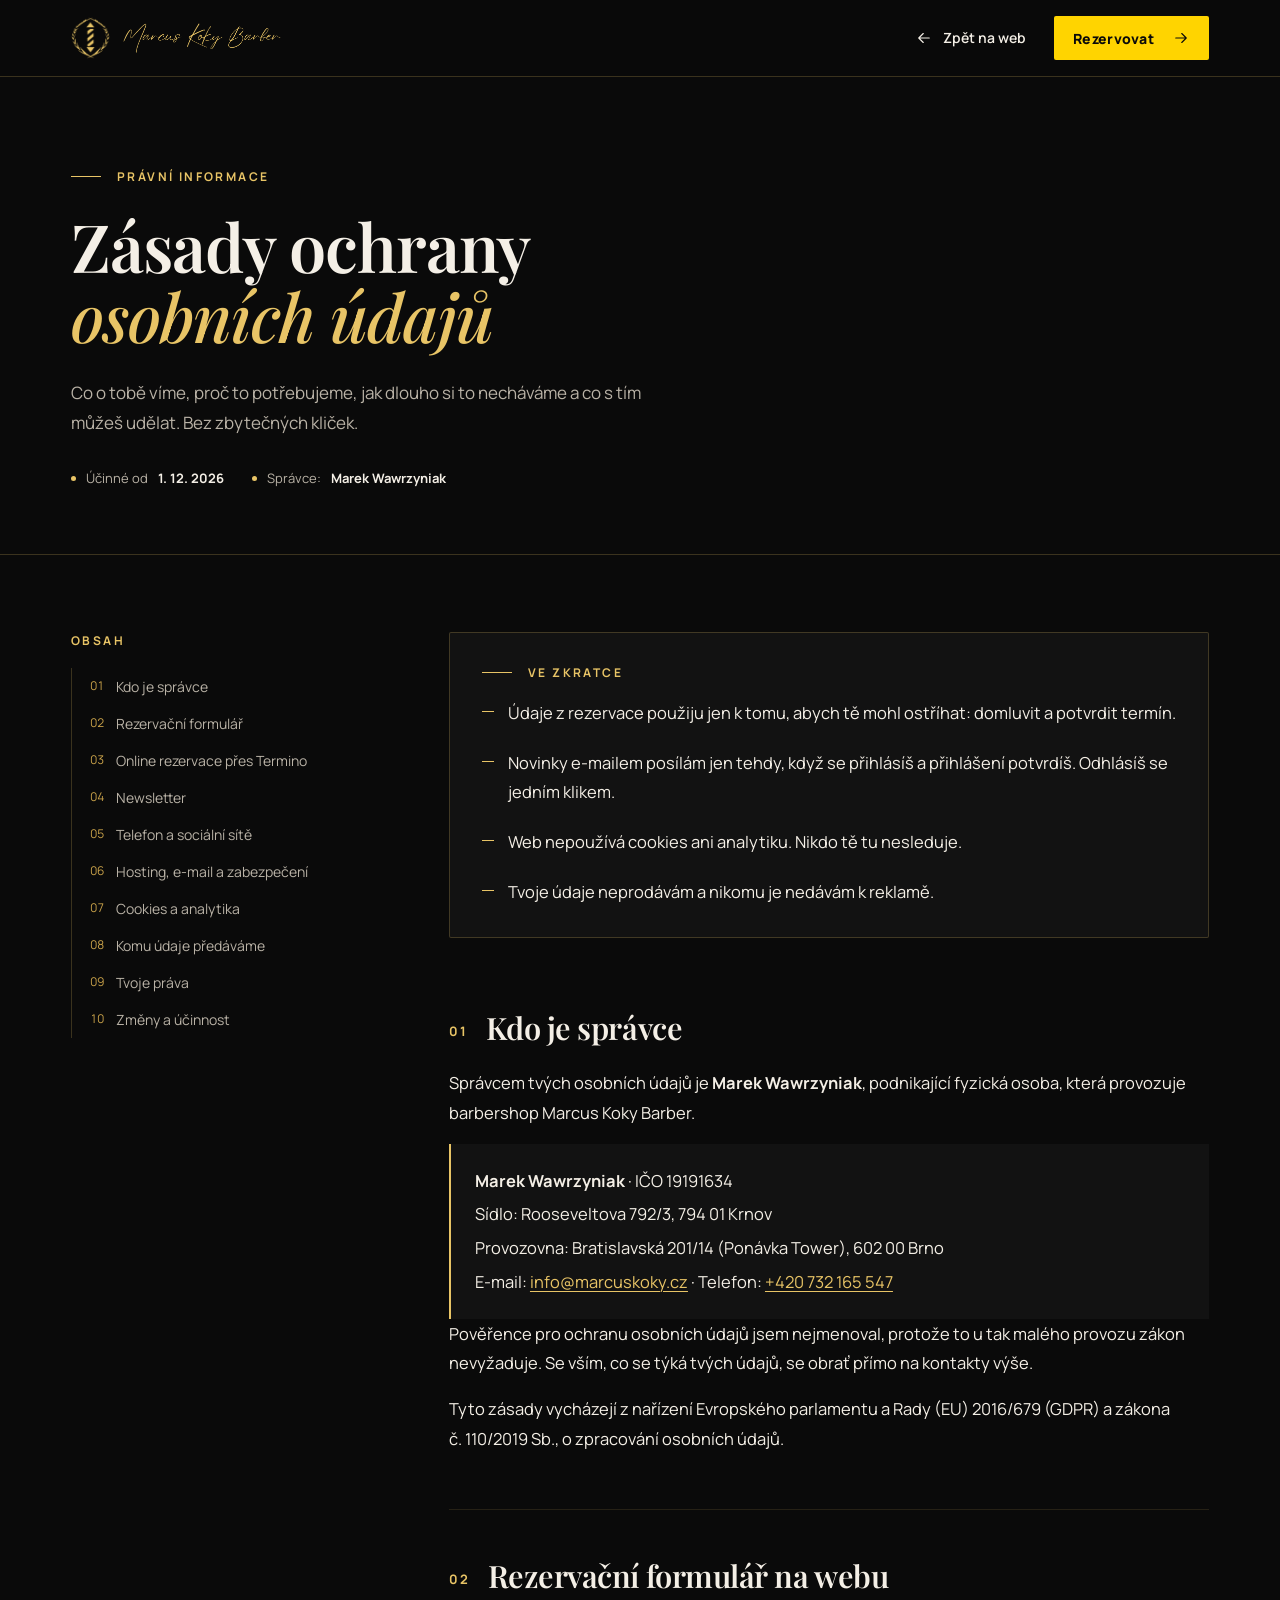
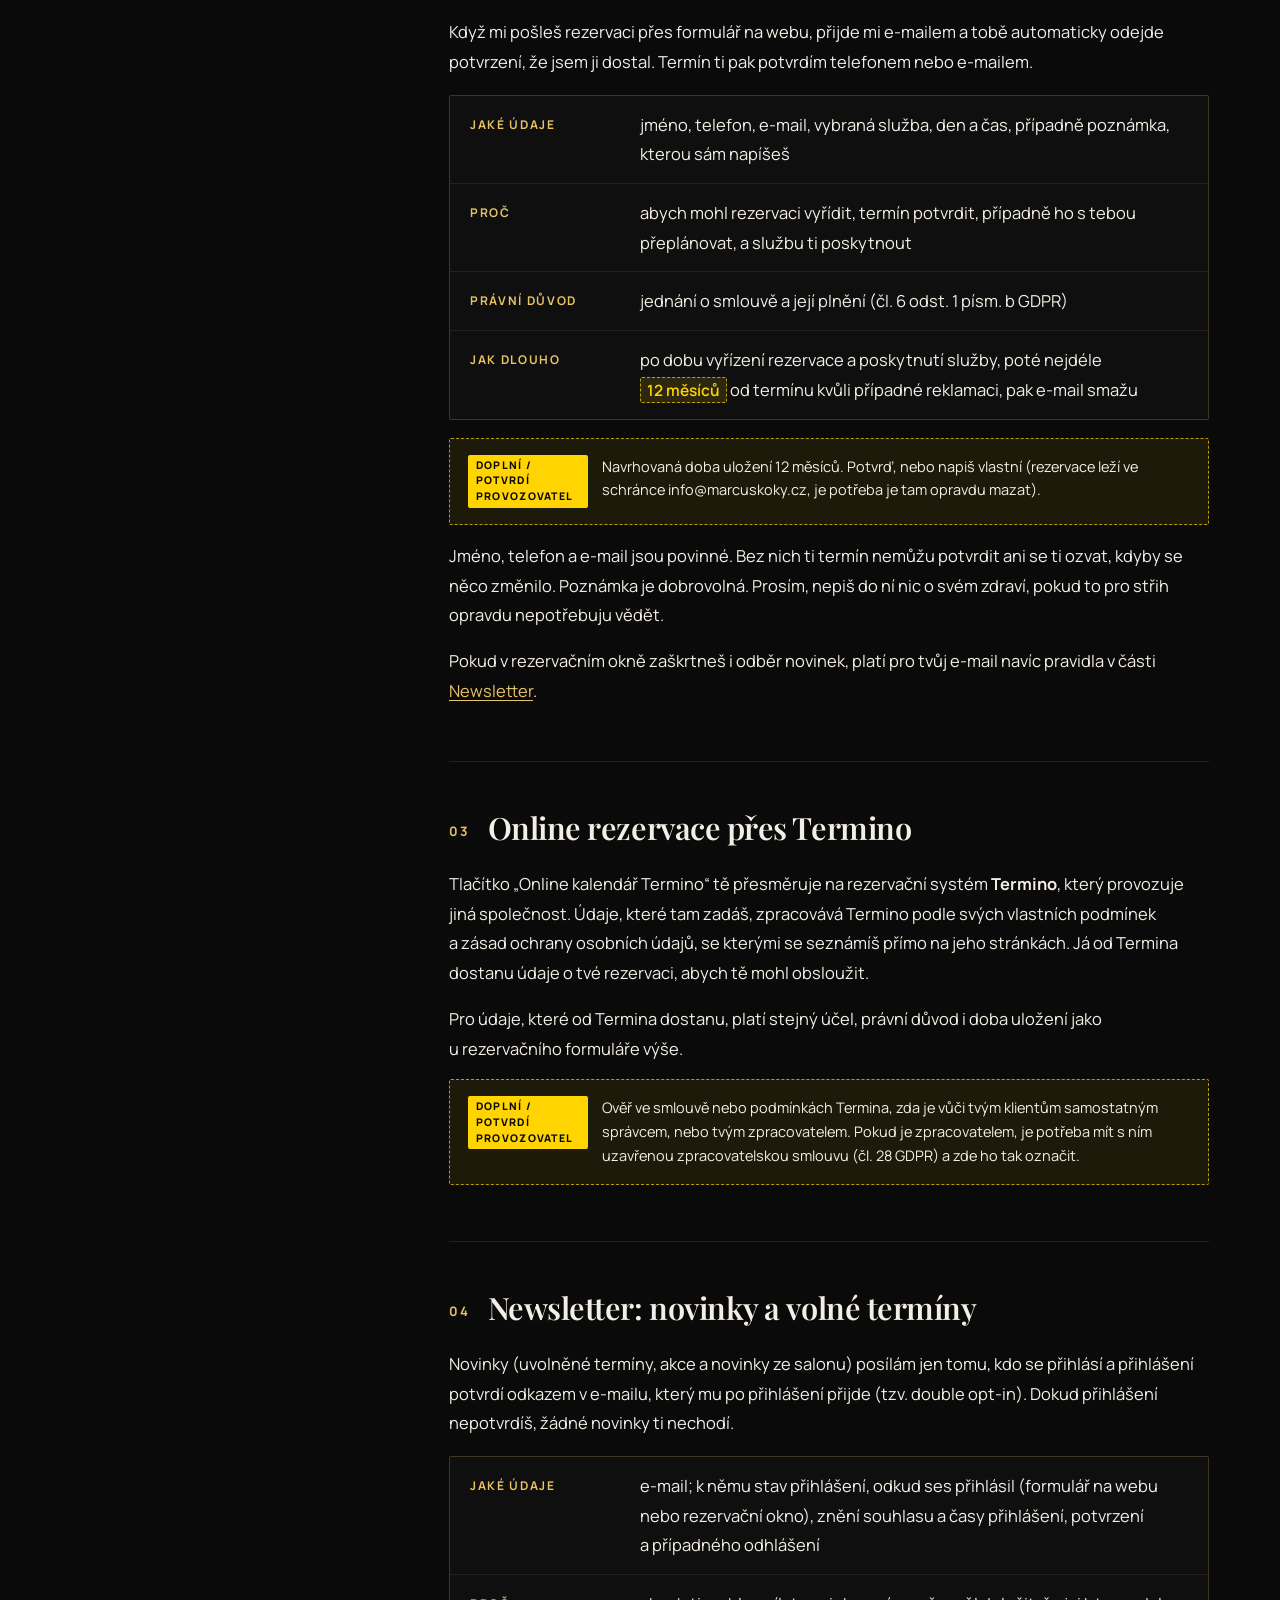
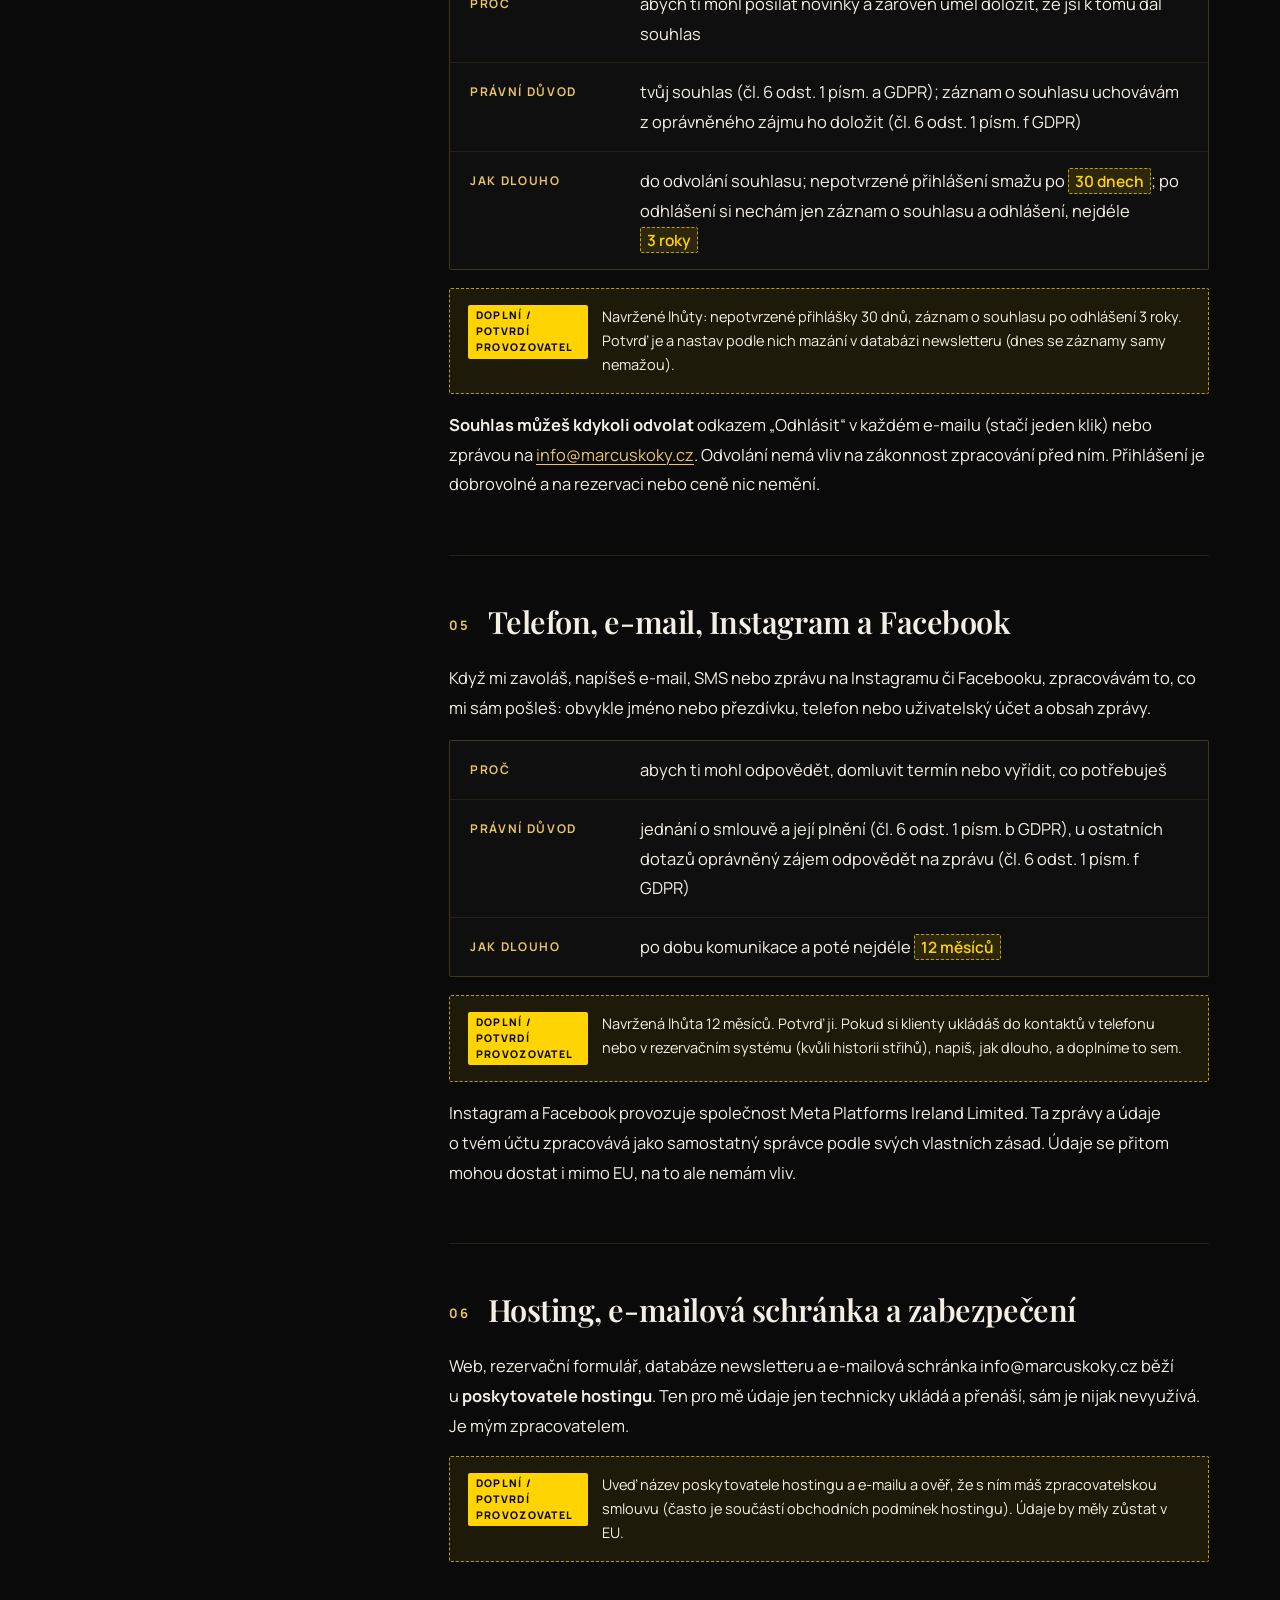
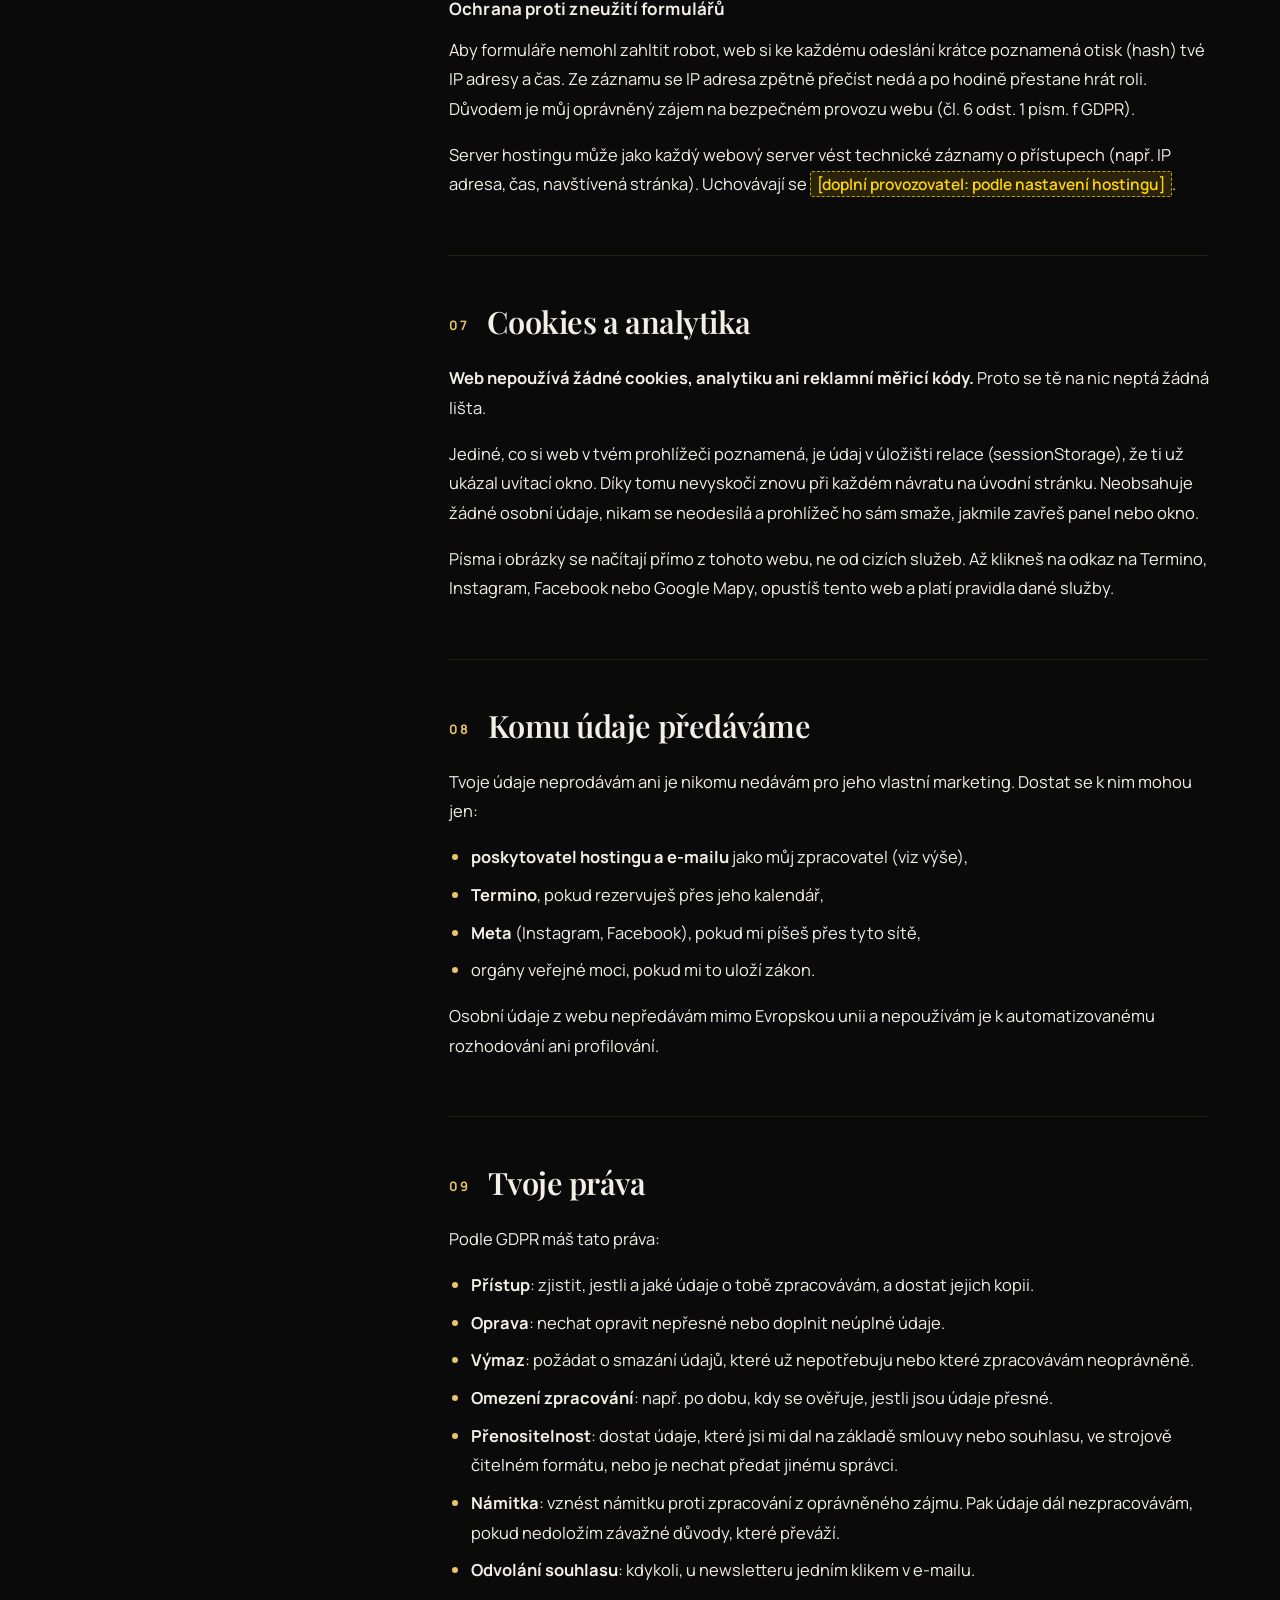
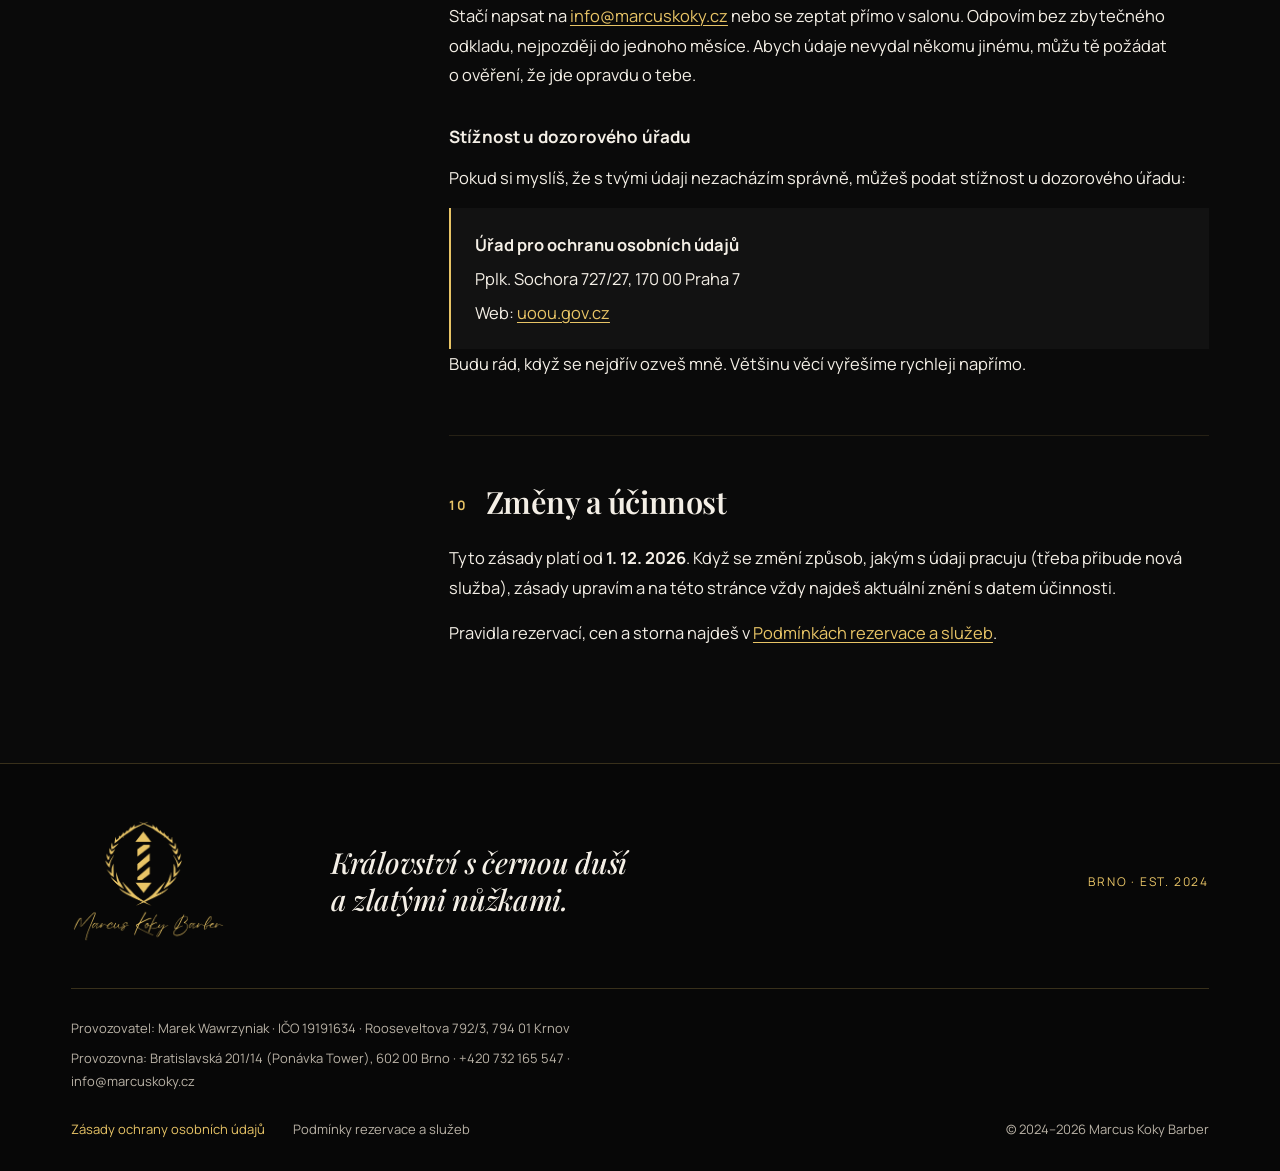
<file: gdpr.html>
<!doctype html>
<html lang="cs">
<head>
<meta charset="utf-8">
<meta name="viewport" content="width=device-width, initial-scale=1">
<title>Zásady ochrany osobních údajů · Marcus Koky Barber</title>
<meta name="description" content="Jak Marcus Koky Barber v Brně zachází s tvými osobními údaji: rezervace, newsletter, komunikace, tvoje práva podle GDPR. Web nepoužívá cookies ani analytiku.">
<meta name="robots" content="index, follow">
<meta name="theme-color" content="#0A0A0A">
<link rel="icon" href="assets/img/icon-32.png" sizes="32x32">
<link rel="apple-touch-icon" href="assets/img/icon-180.png">
<link rel="manifest" href="site.webmanifest">
<link rel="stylesheet" href="assets/fonts/fonts.css">
<link rel="stylesheet" href="assets/css/style.css">
<link rel="stylesheet" href="assets/css/pravni.css">
</head>
<body>
<a class="skip-link" href="#obsah">Přeskočit na obsah</a>

<header class="legal-header">
<div class="header-inner">
<a class="brand" href="./" aria-label="Marcus Koky Barber – úvod">
<img class="brand-emblem" src="assets/img/emblem-gold.png" width="331" height="362" alt="">
<img class="brand-wordmark" src="assets/img/wordmark-gold.png" width="636" height="130" alt="Marcus Koky Barber">
</a>
<nav aria-label="Navigace">
<a class="legal-back" href="./"><svg viewBox="0 0 24 24" fill="none" aria-hidden="true"><path d="M19 12H5M11 6l-6 6 6 6"/></svg>Zpět na web</a>
<a class="button button--yellow hide-sm" href="./#kontakt">Rezervovat<svg viewBox="0 0 24 24" fill="none" aria-hidden="true"><path d="M5 12h14M13 6l6 6-6 6"/></svg></a>
</nav>
</div>
</header>

<main id="obsah" tabindex="-1">
<div class="legal-hero">
<div class="container">
<p class="eyebrow">Právní informace</p>
<h1>Zásady ochrany <em>osobních údajů</em></h1>
<p class="legal-lead">Co o&nbsp;tobě víme, proč to potřebujeme, jak dlouho si to necháváme a&nbsp;co s&nbsp;tím můžeš udělat. Bez zbytečných kliček.</p>
<p class="legal-meta"><span>Účinné od <strong>1. 12. 2026</strong></span><span>Správce: <strong>Marek Wawrzyniak</strong></span></p>
</div>
</div>

<div class="container legal-layout">
<nav class="toc" aria-labelledby="toc-title">
<p class="toc-title" id="toc-title">Obsah</p>
<ol>
<li><a href="#spravce">Kdo je správce</a></li>
<li><a href="#rezervace">Rezervační formulář</a></li>
<li><a href="#termino">Online rezervace přes Termino</a></li>
<li><a href="#newsletter">Newsletter</a></li>
<li><a href="#komunikace">Telefon a sociální sítě</a></li>
<li><a href="#hosting">Hosting, e-mail a zabezpečení</a></li>
<li><a href="#cookies">Cookies a analytika</a></li>
<li><a href="#prijemci">Komu údaje předáváme</a></li>
<li><a href="#prava">Tvoje práva</a></li>
<li><a href="#zaverecne">Změny a účinnost</a></li>
</ol>
</nav>

<article class="legal">
<aside class="legal-summary" aria-label="Ve zkratce">
<p class="eyebrow">Ve zkratce</p>
<ul>
<li>Údaje z&nbsp;rezervace použiju jen k&nbsp;tomu, abych tě mohl ostříhat: domluvit a&nbsp;potvrdit termín.</li>
<li>Novinky e-mailem posílám jen tehdy, když se přihlásíš a&nbsp;přihlášení potvrdíš. Odhlásíš se jedním klikem.</li>
<li>Web nepoužívá cookies ani analytiku. Nikdo tě tu nesleduje.</li>
<li>Tvoje údaje neprodávám a&nbsp;nikomu je nedávám k&nbsp;reklamě.</li>
</ul>
</aside>

<section id="spravce" aria-labelledby="h-spravce">
<h2 id="h-spravce">Kdo je správce</h2>
<p>Správcem tvých osobních údajů je <strong>Marek Wawrzyniak</strong>, podnikající fyzická osoba, která provozuje barbershop Marcus Koky Barber.</p>
<address class="legal-contact">
<span><strong>Marek Wawrzyniak</strong> · IČO 19191634</span>
<span>Sídlo: Rooseveltova 792/3, 794 01 Krnov</span>
<span>Provozovna: Bratislavská 201/14 (Ponávka Tower), 602 00 Brno</span>
<span>E-mail: <a href="mailto:info@marcuskoky.cz">info@marcuskoky.cz</a> · Telefon: <a href="tel:+420732165547">+420 732 165 547</a></span>
</address>
<p>Pověřence pro ochranu osobních údajů jsem nejmenoval, protože to u&nbsp;tak malého provozu zákon nevyžaduje. Se vším, co se týká tvých údajů, se obrať přímo na kontakty výše.</p>
<p>Tyto zásady vycházejí z&nbsp;nařízení Evropského parlamentu a&nbsp;Rady (EU) 2016/679 (GDPR) a&nbsp;zákona č.&nbsp;110/2019&nbsp;Sb., o&nbsp;zpracování osobních údajů.</p>
</section>

<section id="rezervace" aria-labelledby="h-rezervace">
<h2 id="h-rezervace">Rezervační formulář na webu</h2>
<p>Když mi pošleš rezervaci přes formulář na webu, přijde mi e-mailem a&nbsp;tobě automaticky odejde potvrzení, že jsem ji dostal. Termín ti pak potvrdím telefonem nebo e-mailem.</p>
<div class="legal-card">
<dl>
<dt>Jaké údaje</dt>
<dd>jméno, telefon, e-mail, vybraná služba, den a&nbsp;čas, případně poznámka, kterou sám napíšeš</dd>
<dt>Proč</dt>
<dd>abych mohl rezervaci vyřídit, termín potvrdit, případně ho s&nbsp;tebou přeplánovat, a&nbsp;službu ti poskytnout</dd>
<dt>Právní důvod</dt>
<dd>jednání o&nbsp;smlouvě a&nbsp;její plnění (čl.&nbsp;6 odst.&nbsp;1 písm.&nbsp;b GDPR)</dd>
<dt>Jak dlouho</dt>
<dd>po dobu vyřízení rezervace a&nbsp;poskytnutí služby, poté nejdéle <span class="doplnit">12&nbsp;měsíců</span> od termínu kvůli případné reklamaci, pak e-mail smažu</dd>
</dl>
</div>
<p class="pozn">Navrhovaná doba uložení 12 měsíců. Potvrď, nebo napiš vlastní (rezervace leží ve schránce info@marcuskoky.cz, je potřeba je tam opravdu mazat).</p>
<p>Jméno, telefon a&nbsp;e-mail jsou povinné. Bez nich ti termín nemůžu potvrdit ani se ti ozvat, kdyby se něco změnilo. Poznámka je dobrovolná. Prosím, nepiš do ní nic o&nbsp;svém zdraví, pokud to pro střih opravdu nepotřebuju vědět.</p>
<p>Pokud v&nbsp;rezervačním okně zaškrtneš i&nbsp;odběr novinek, platí pro tvůj e-mail navíc pravidla v&nbsp;části <a href="#newsletter">Newsletter</a>.</p>
</section>

<section id="termino" aria-labelledby="h-termino">
<h2 id="h-termino">Online rezervace přes Termino</h2>
<p>Tlačítko „Online kalendář Termino“ tě přesměruje na rezervační systém <strong>Termino</strong>, který provozuje jiná společnost. Údaje, které tam zadáš, zpracovává Termino podle svých vlastních podmínek a&nbsp;zásad ochrany osobních údajů, se kterými se seznámíš přímo na jeho stránkách. Já od Termina dostanu údaje o&nbsp;tvé rezervaci, abych tě mohl obsloužit.</p>
<p>Pro údaje, které od Termina dostanu, platí stejný účel, právní důvod i&nbsp;doba uložení jako u&nbsp;rezervačního formuláře výše.</p>
<p class="pozn">Ověř ve smlouvě nebo podmínkách Termina, zda je vůči tvým klientům samostatným správcem, nebo tvým zpracovatelem. Pokud je zpracovatelem, je potřeba mít s&nbsp;ním uzavřenou zpracovatelskou smlouvu (čl.&nbsp;28 GDPR) a&nbsp;zde ho tak označit.</p>
</section>

<section id="newsletter" aria-labelledby="h-newsletter">
<h2 id="h-newsletter">Newsletter: novinky a&nbsp;volné termíny</h2>
<p>Novinky (uvolněné termíny, akce a&nbsp;novinky ze salonu) posílám jen tomu, kdo se přihlásí a&nbsp;přihlášení potvrdí odkazem v&nbsp;e-mailu, který mu po přihlášení přijde (tzv. double opt-in). Dokud přihlášení nepotvrdíš, žádné novinky ti nechodí.</p>
<div class="legal-card">
<dl>
<dt>Jaké údaje</dt>
<dd>e-mail; k&nbsp;němu stav přihlášení, odkud ses přihlásil (formulář na webu nebo rezervační okno), znění souhlasu a&nbsp;časy přihlášení, potvrzení a&nbsp;případného odhlášení</dd>
<dt>Proč</dt>
<dd>abych ti mohl posílat novinky a&nbsp;zároveň uměl doložit, že jsi k&nbsp;tomu dal souhlas</dd>
<dt>Právní důvod</dt>
<dd>tvůj souhlas (čl.&nbsp;6 odst.&nbsp;1 písm.&nbsp;a GDPR); záznam o&nbsp;souhlasu uchovávám z&nbsp;oprávněného zájmu ho doložit (čl.&nbsp;6 odst.&nbsp;1 písm.&nbsp;f GDPR)</dd>
<dt>Jak dlouho</dt>
<dd>do odvolání souhlasu; nepotvrzené přihlášení smažu po <span class="doplnit">30&nbsp;dnech</span>; po odhlášení si nechám jen záznam o&nbsp;souhlasu a&nbsp;odhlášení, nejdéle <span class="doplnit">3&nbsp;roky</span></dd>
</dl>
</div>
<p class="pozn">Navržené lhůty: nepotvrzené přihlášky 30 dnů, záznam o souhlasu po odhlášení 3 roky. Potvrď je a nastav podle nich mazání v databázi newsletteru (dnes se záznamy samy nemažou).</p>
<p><strong>Souhlas můžeš kdykoli odvolat</strong> odkazem „Odhlásit“ v&nbsp;každém e-mailu (stačí jeden klik) nebo zprávou na <a href="mailto:info@marcuskoky.cz">info@marcuskoky.cz</a>. Odvolání nemá vliv na zákonnost zpracování před ním. Přihlášení je dobrovolné a&nbsp;na rezervaci nebo ceně nic nemění.</p>
</section>

<section id="komunikace" aria-labelledby="h-komunikace">
<h2 id="h-komunikace">Telefon, e-mail, Instagram a&nbsp;Facebook</h2>
<p>Když mi zavoláš, napíšeš e-mail, SMS nebo zprávu na Instagramu či Facebooku, zpracovávám to, co mi sám pošleš: obvykle jméno nebo přezdívku, telefon nebo uživatelský účet a&nbsp;obsah zprávy.</p>
<div class="legal-card">
<dl>
<dt>Proč</dt>
<dd>abych ti mohl odpovědět, domluvit termín nebo vyřídit, co potřebuješ</dd>
<dt>Právní důvod</dt>
<dd>jednání o&nbsp;smlouvě a&nbsp;její plnění (čl.&nbsp;6 odst.&nbsp;1 písm.&nbsp;b GDPR), u&nbsp;ostatních dotazů oprávněný zájem odpovědět na zprávu (čl.&nbsp;6 odst.&nbsp;1 písm.&nbsp;f GDPR)</dd>
<dt>Jak dlouho</dt>
<dd>po dobu komunikace a&nbsp;poté nejdéle <span class="doplnit">12&nbsp;měsíců</span></dd>
</dl>
</div>
<p class="pozn">Navržená lhůta 12 měsíců. Potvrď ji. Pokud si klienty ukládáš do kontaktů v telefonu nebo v rezervačním systému (kvůli historii střihů), napiš, jak dlouho, a doplníme to sem.</p>
<p>Instagram a&nbsp;Facebook provozuje společnost Meta Platforms Ireland Limited. Ta zprávy a&nbsp;údaje o&nbsp;tvém účtu zpracovává jako samostatný správce podle svých vlastních zásad. Údaje se přitom mohou dostat i&nbsp;mimo EU, na to ale nemám vliv.</p>
</section>

<section id="hosting" aria-labelledby="h-hosting">
<h2 id="h-hosting">Hosting, e-mailová schránka a&nbsp;zabezpečení</h2>
<p>Web, rezervační formulář, databáze newsletteru a&nbsp;e-mailová schránka info@marcuskoky.cz běží u&nbsp;<strong>poskytovatele hostingu</strong>. Ten pro mě údaje jen technicky ukládá a&nbsp;přenáší, sám je nijak nevyužívá. Je mým zpracovatelem.</p>
<p class="pozn">Uveď název poskytovatele hostingu a e-mailu a ověř, že s ním máš zpracovatelskou smlouvu (často je součástí obchodních podmínek hostingu). Údaje by měly zůstat v EU.</p>
<h3>Ochrana proti zneužití formulářů</h3>
<p>Aby formuláře nemohl zahltit robot, web si ke každému odeslání krátce poznamená otisk (hash) tvé IP adresy a&nbsp;čas. Ze záznamu se IP adresa zpětně přečíst nedá a&nbsp;po hodině přestane hrát roli. Důvodem je můj oprávněný zájem na bezpečném provozu webu (čl.&nbsp;6 odst.&nbsp;1 písm.&nbsp;f GDPR).</p>
<p>Server hostingu může jako každý webový server vést technické záznamy o&nbsp;přístupech (např. IP adresa, čas, navštívená stránka). Uchovávají se <span class="doplnit">[doplní provozovatel: podle nastavení hostingu]</span>.</p>
</section>

<section id="cookies" aria-labelledby="h-cookies">
<h2 id="h-cookies">Cookies a&nbsp;analytika</h2>
<p><strong>Web nepoužívá žádné cookies, analytiku ani reklamní měřicí kódy.</strong> Proto se tě na nic neptá žádná lišta.</p>
<p>Jediné, co si web v&nbsp;tvém prohlížeči poznamená, je údaj v&nbsp;úložišti relace (sessionStorage), že ti už ukázal uvítací okno. Díky tomu nevyskočí znovu při každém návratu na úvodní stránku. Neobsahuje žádné osobní údaje, nikam se neodesílá a&nbsp;prohlížeč ho sám smaže, jakmile zavřeš panel nebo okno.</p>
<p>Písma i&nbsp;obrázky se načítají přímo z&nbsp;tohoto webu, ne od cizích služeb. Až klikneš na odkaz na Termino, Instagram, Facebook nebo Google Mapy, opustíš tento web a&nbsp;platí pravidla dané služby.</p>
</section>

<section id="prijemci" aria-labelledby="h-prijemci">
<h2 id="h-prijemci">Komu údaje předáváme</h2>
<p>Tvoje údaje neprodávám ani je nikomu nedávám pro jeho vlastní marketing. Dostat se k&nbsp;nim mohou jen:</p>
<ul>
<li><strong>poskytovatel hostingu a&nbsp;e-mailu</strong> jako můj zpracovatel (viz výše),</li>
<li><strong>Termino</strong>, pokud rezervuješ přes jeho kalendář,</li>
<li><strong>Meta</strong> (Instagram, Facebook), pokud mi píšeš přes tyto sítě,</li>
<li>orgány veřejné moci, pokud mi to uloží zákon.</li>
</ul>
<p>Osobní údaje z&nbsp;webu nepředávám mimo Evropskou unii a&nbsp;nepoužívám je k&nbsp;automatizovanému rozhodování ani profilování.</p>
</section>

<section id="prava" aria-labelledby="h-prava">
<h2 id="h-prava">Tvoje práva</h2>
<p>Podle GDPR máš tato práva:</p>
<ul>
<li><strong>Přístup</strong>: zjistit, jestli a&nbsp;jaké údaje o&nbsp;tobě zpracovávám, a&nbsp;dostat jejich kopii.</li>
<li><strong>Oprava</strong>: nechat opravit nepřesné nebo doplnit neúplné údaje.</li>
<li><strong>Výmaz</strong>: požádat o&nbsp;smazání údajů, které už nepotřebuju nebo které zpracovávám neoprávněně.</li>
<li><strong>Omezení zpracování</strong>: např. po dobu, kdy se ověřuje, jestli jsou údaje přesné.</li>
<li><strong>Přenositelnost</strong>: dostat údaje, které jsi mi dal na základě smlouvy nebo souhlasu, ve strojově čitelném formátu, nebo je nechat předat jinému správci.</li>
<li><strong>Námitka</strong>: vznést námitku proti zpracování z&nbsp;oprávněného zájmu. Pak údaje dál nezpracovávám, pokud nedoložím závažné důvody, které převáží.</li>
<li><strong>Odvolání souhlasu</strong>: kdykoli, u&nbsp;newsletteru jedním klikem v&nbsp;e-mailu.</li>
</ul>
<p>Stačí napsat na <a href="mailto:info@marcuskoky.cz">info@marcuskoky.cz</a> nebo se zeptat přímo v&nbsp;salonu. Odpovím bez zbytečného odkladu, nejpozději do jednoho měsíce. Abych údaje nevydal někomu jinému, můžu tě požádat o&nbsp;ověření, že jde opravdu o&nbsp;tebe.</p>
<h3>Stížnost u&nbsp;dozorového úřadu</h3>
<p>Pokud si myslíš, že s&nbsp;tvými údaji nezacházím správně, můžeš podat stížnost u&nbsp;dozorového úřadu:</p>
<address class="legal-contact">
<span><strong>Úřad pro ochranu osobních údajů</strong></span>
<span>Pplk. Sochora 727/27, 170 00 Praha 7</span>
<span>Web: <a href="https://uoou.gov.cz/" target="_blank" rel="noopener">uoou.gov.cz</a></span>
</address>
<p>Budu rád, když se nejdřív ozveš mně. Většinu věcí vyřešíme rychleji napřímo.</p>
</section>

<section id="zaverecne" aria-labelledby="h-zaverecne">
<h2 id="h-zaverecne">Změny a&nbsp;účinnost</h2>
<p>Tyto zásady platí od <strong>1. 12. 2026</strong>. Když se změní způsob, jakým s&nbsp;údaji pracuju (třeba přibude nová služba), zásady upravím a&nbsp;na této stránce vždy najdeš aktuální znění s&nbsp;datem účinnosti.</p>
<p>Pravidla rezervací, cen a&nbsp;storna najdeš v&nbsp;<a href="podminky.html">Podmínkách rezervace a&nbsp;služeb</a>.</p>
</section>
</article>
</div>
</main>

<footer class="site-footer legal-footer">
<div class="container">
<div class="footer-top">
<a href="./" aria-label="Marcus Koky Barber – úvod">
<img src="assets/img/logo-gold.png" width="648" height="519" alt="Marcus Koky Barber" loading="lazy">
</a>
<p>Království s&nbsp;černou duší a&nbsp;zlatými nůžkami.</p>
<span class="footer-est">Brno · Est. 2024</span>
</div>
<div class="footer-bottom">
<p>Provozovatel: Marek Wawrzyniak · IČO 19191634 · Rooseveltova 792/3, 794 01 Krnov</p>
<p>Provozovna: Bratislavská 201/14 (Ponávka Tower), 602 00 Brno · <a href="tel:+420732165547">+420 732 165 547</a> · <a href="mailto:info@marcuskoky.cz">info@marcuskoky.cz</a></p>
<div>
<span class="footer-links"><a href="gdpr.html" aria-current="page">Zásady ochrany osobních údajů</a><a href="podminky.html">Podmínky rezervace a&nbsp;služeb</a></span>
<span>© 2024–2026 Marcus Koky Barber</span>
</div>
</div>
</div>
</footer>
</body>
</html>
</file>
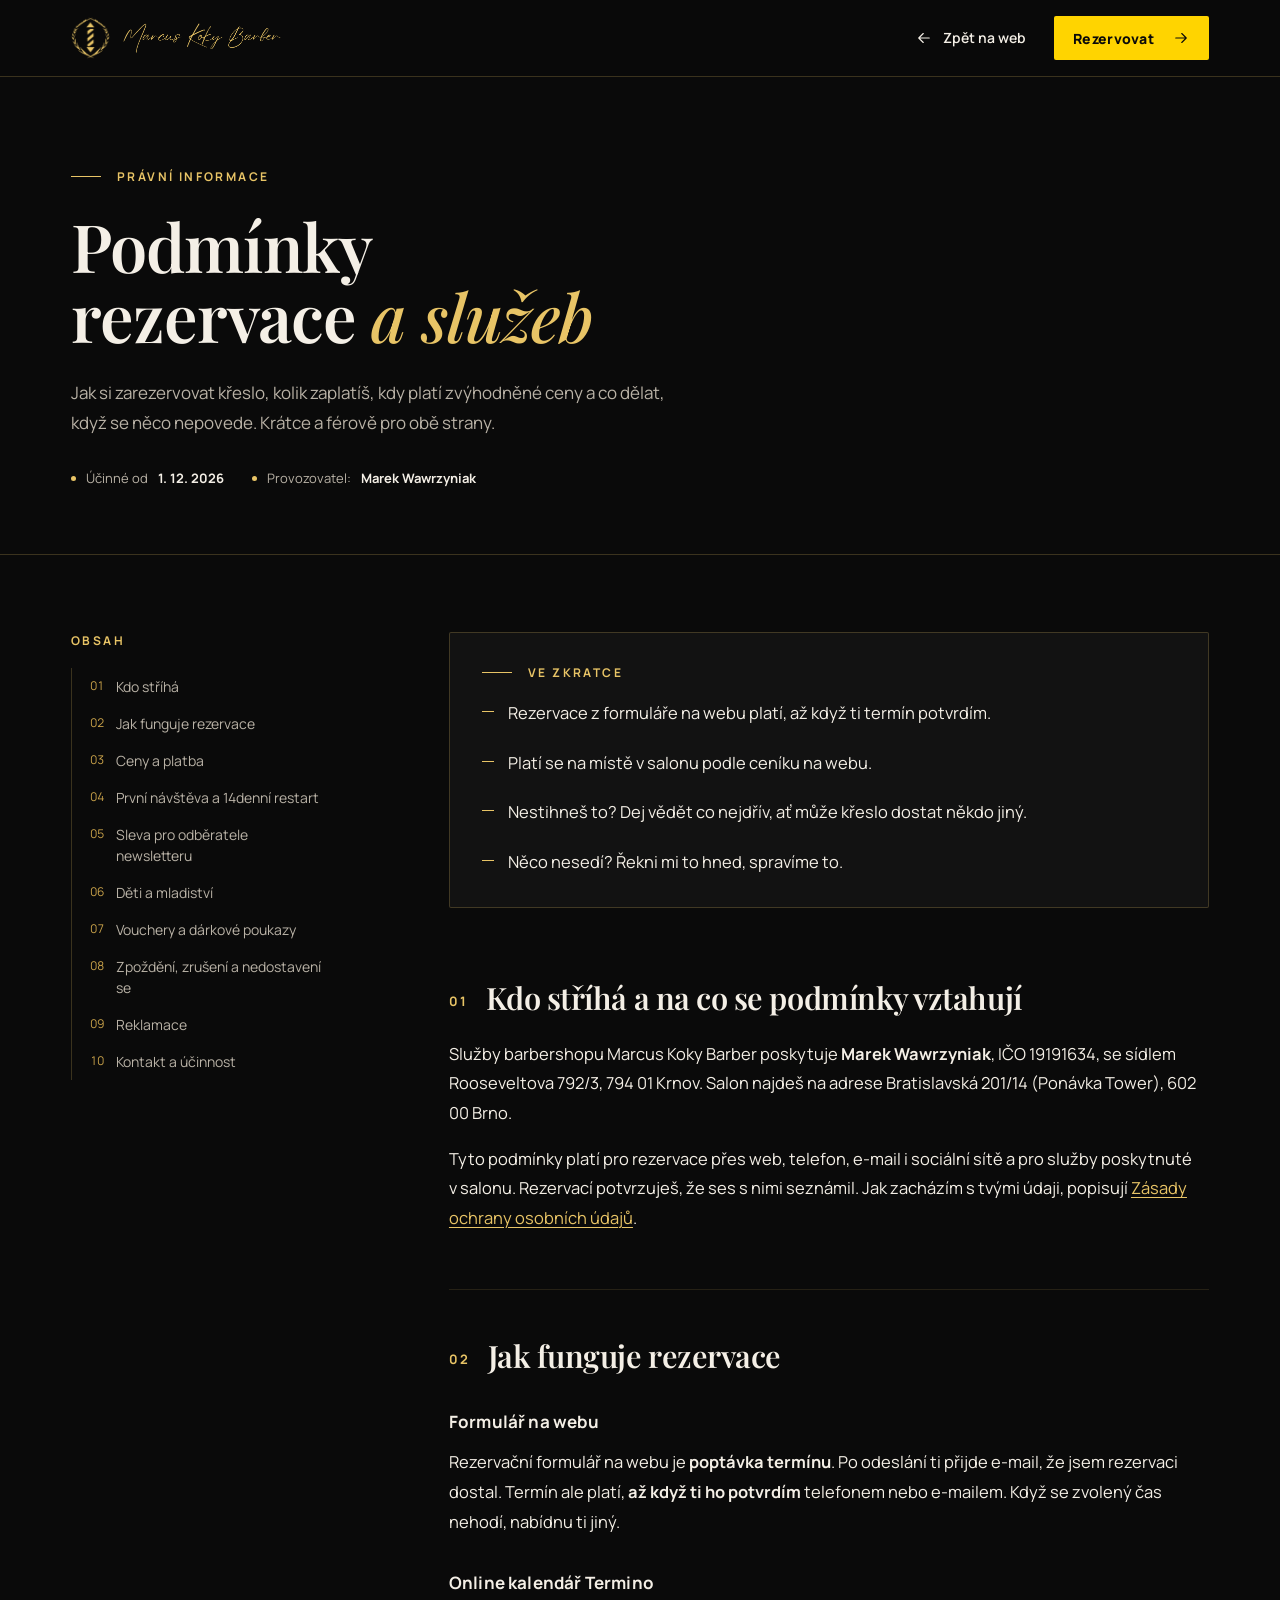
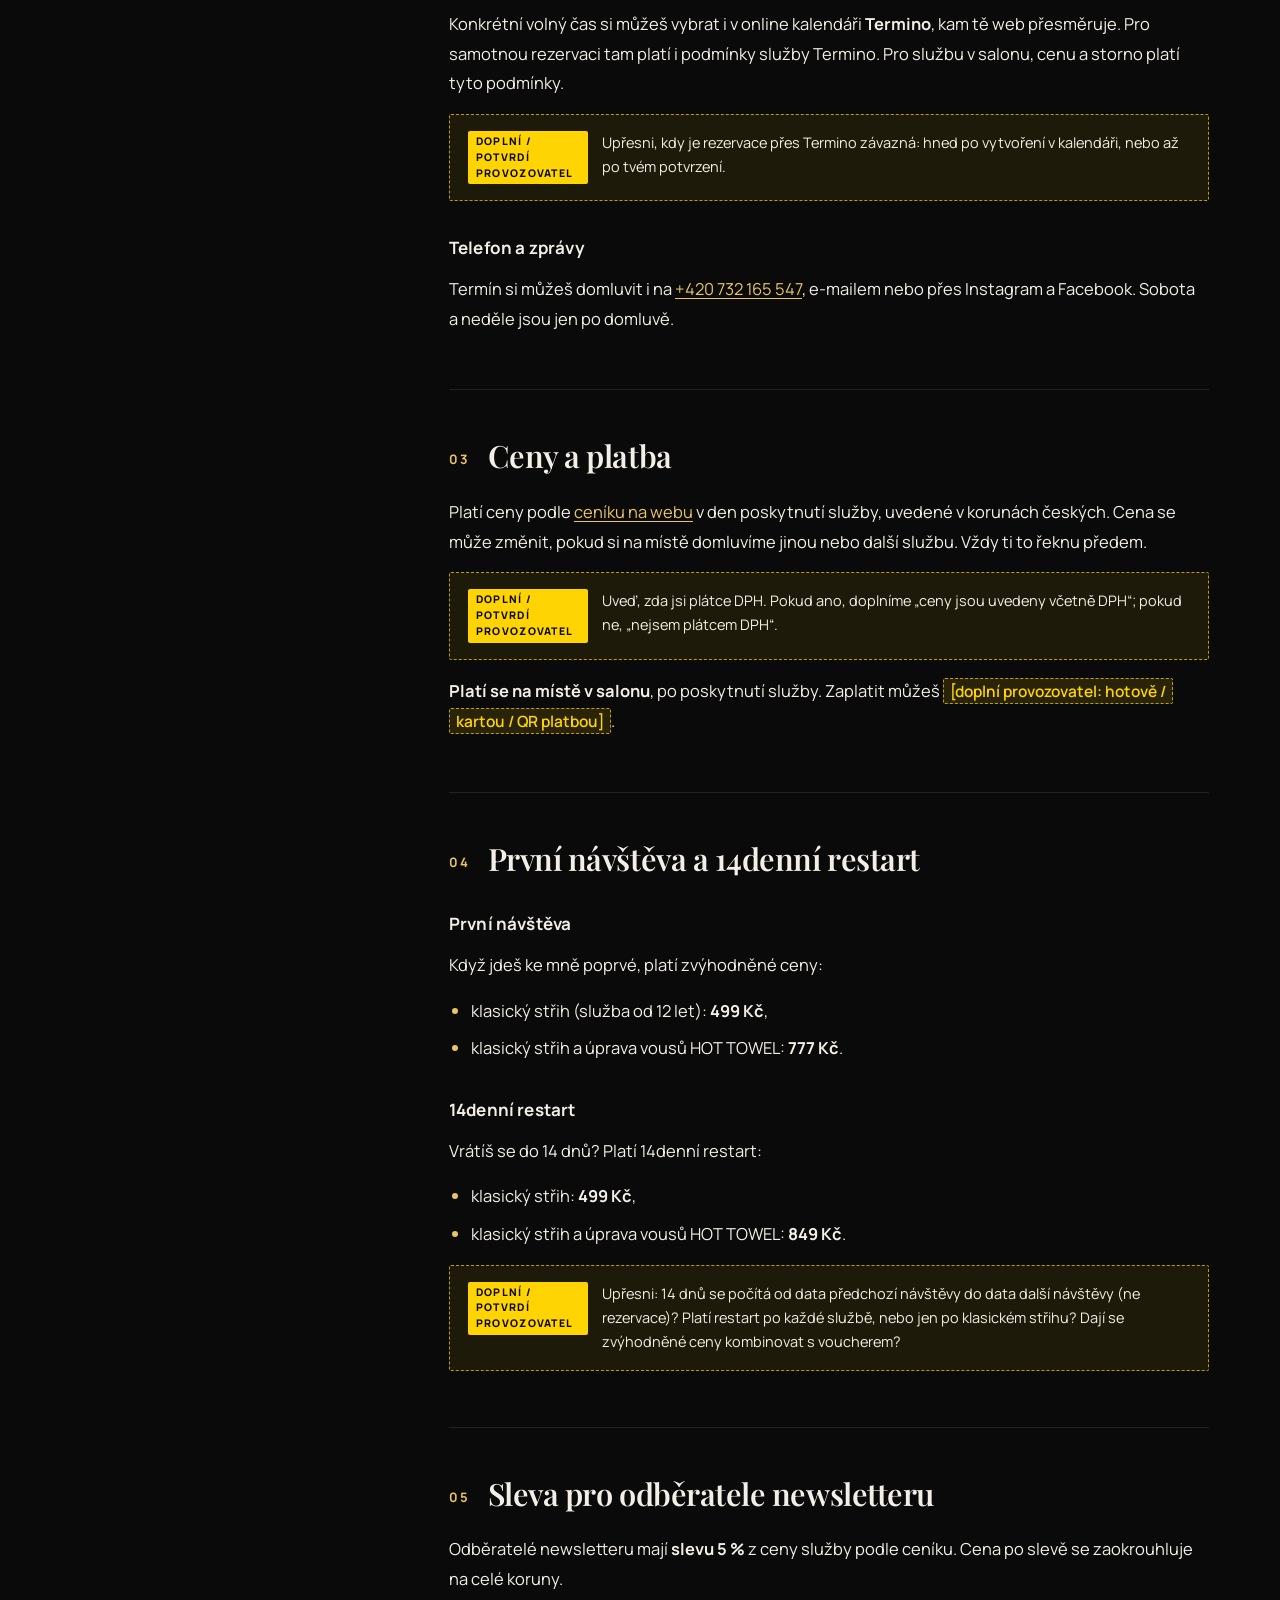
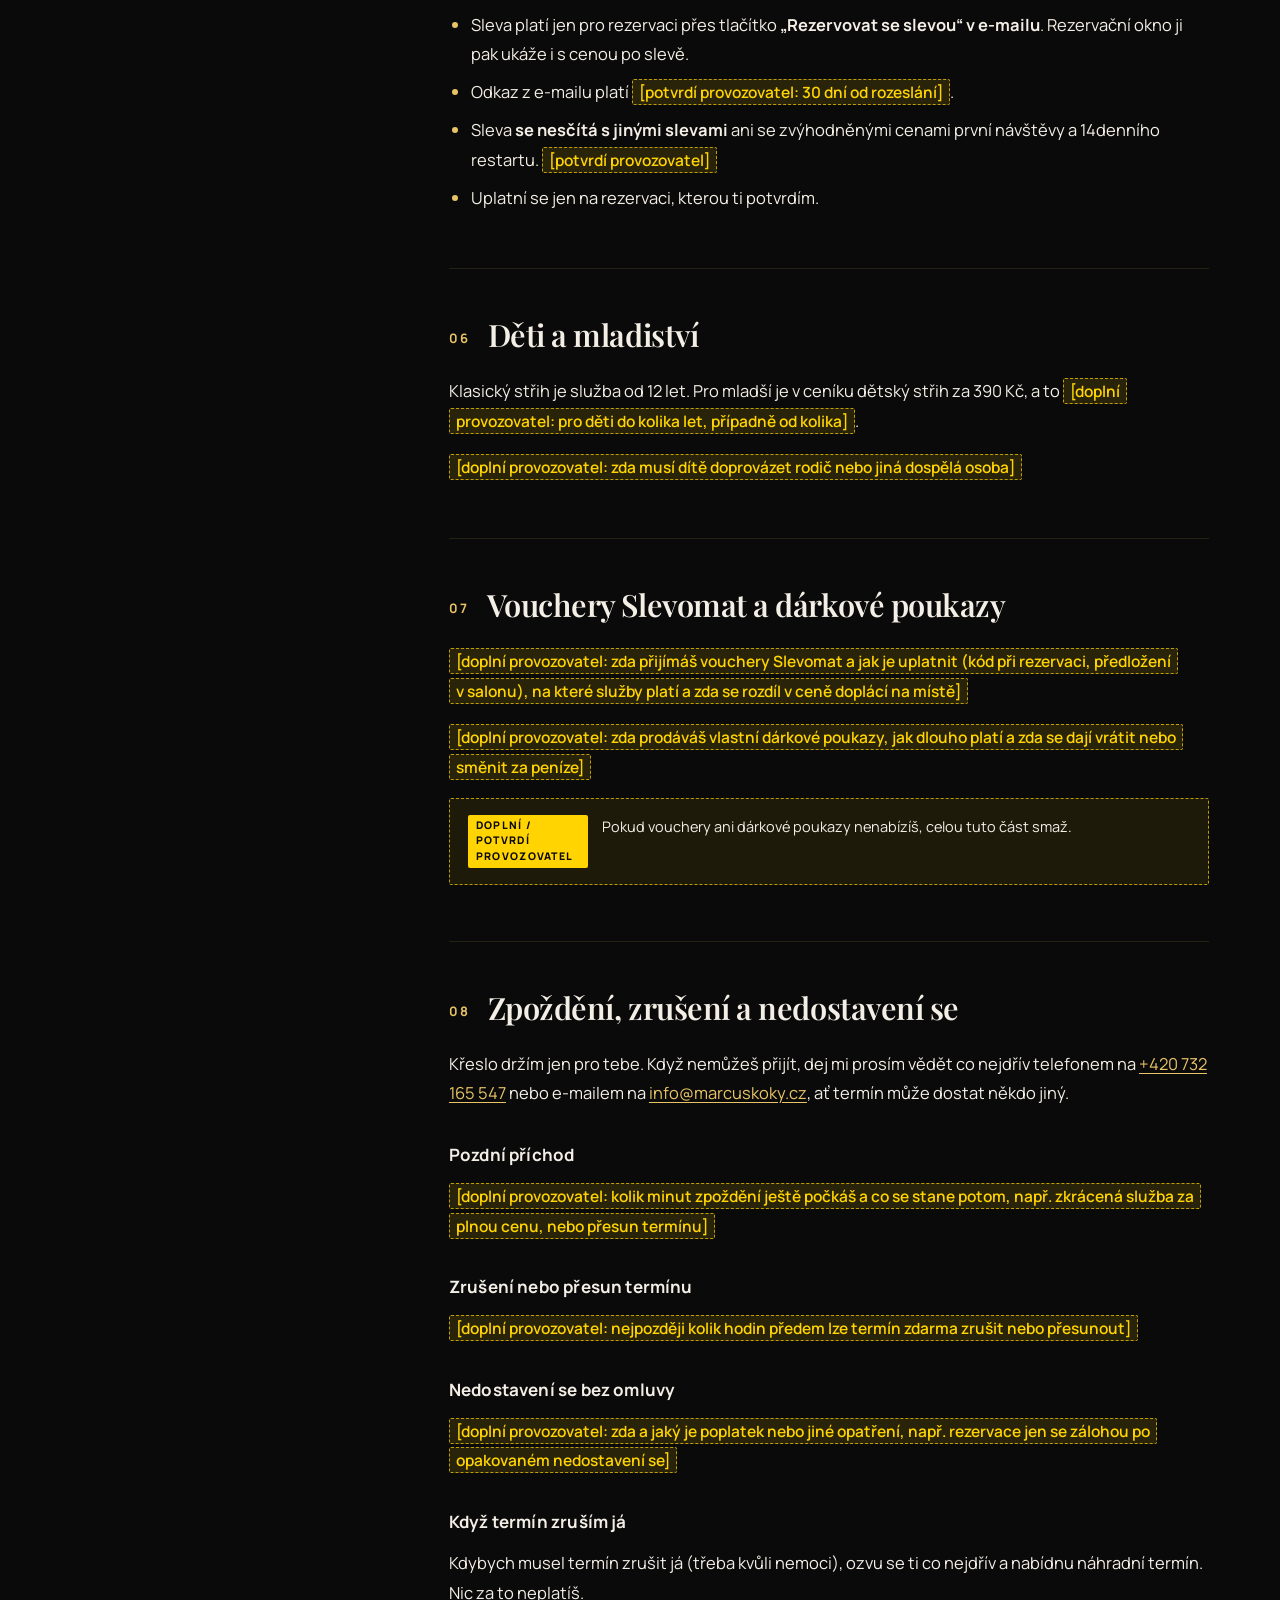
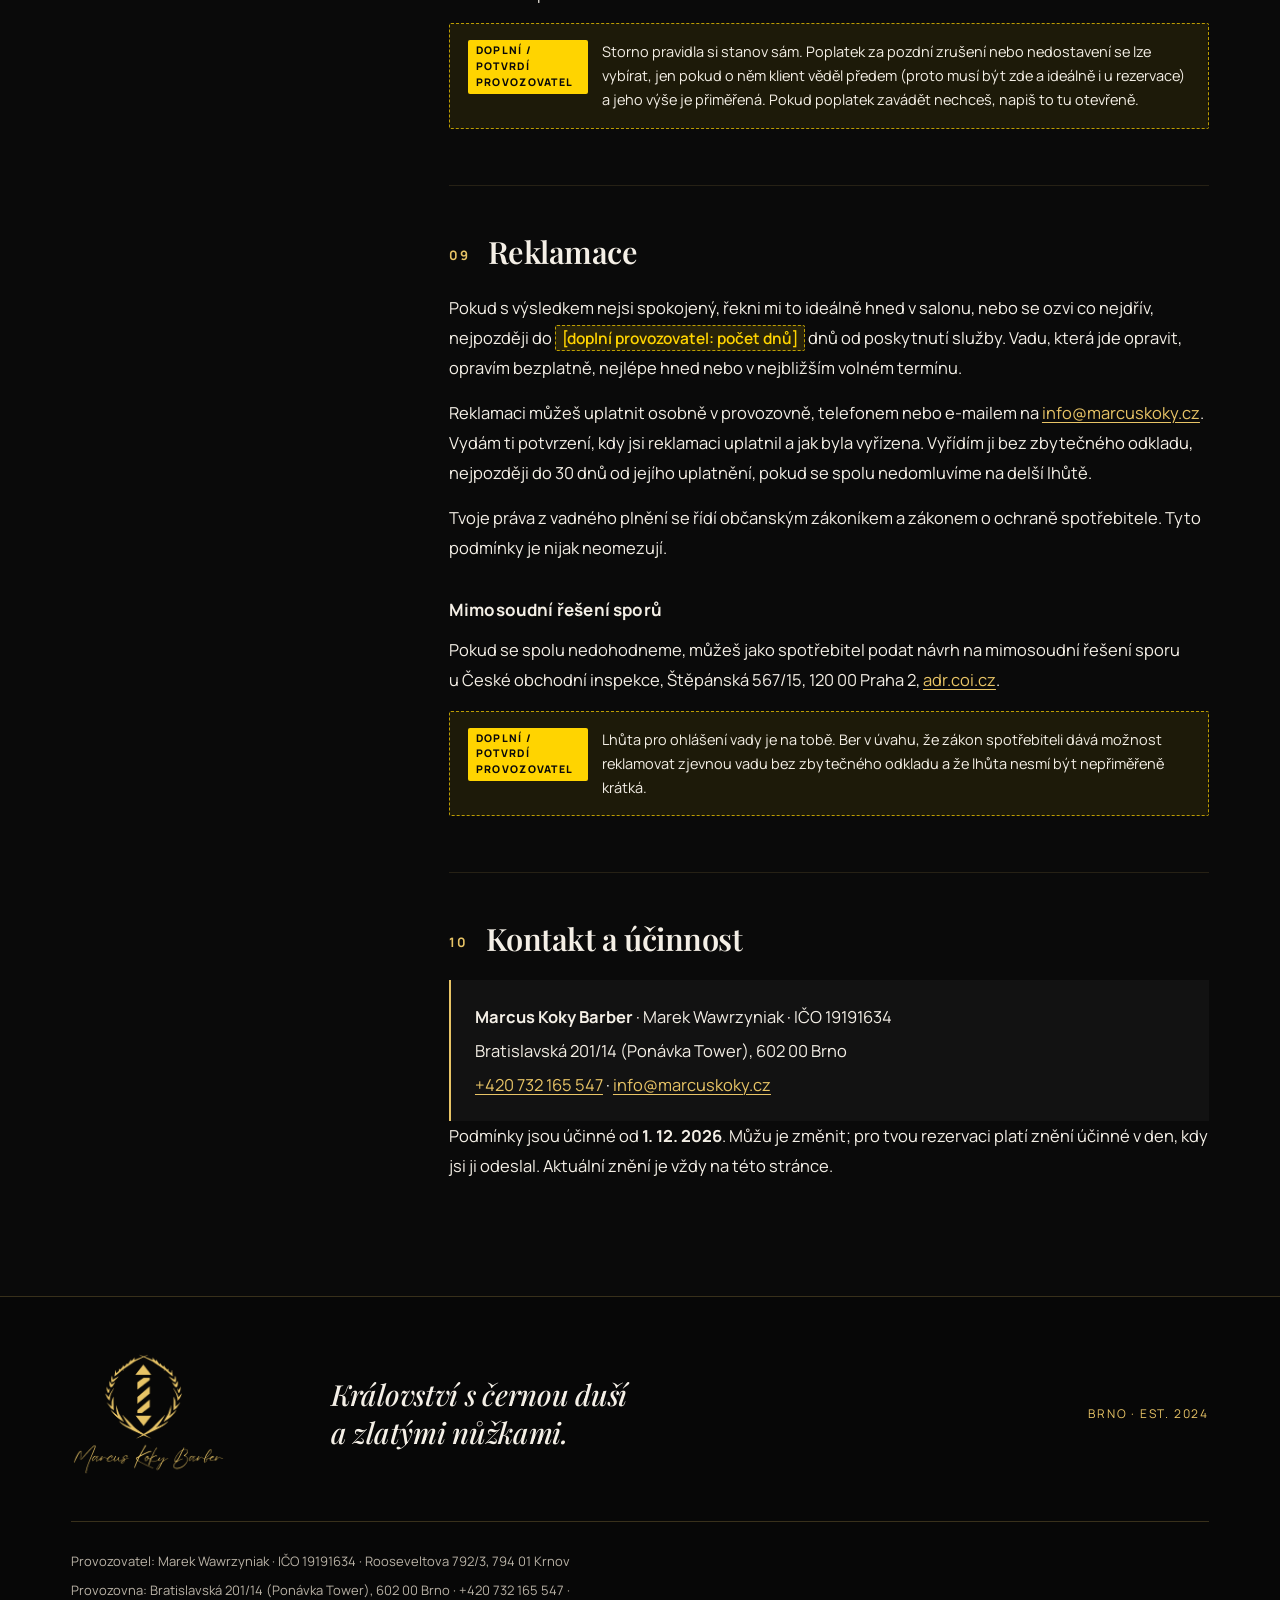
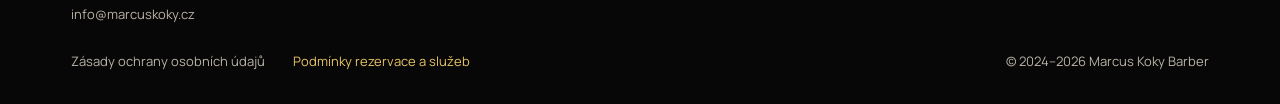
<file: podminky.html>
<!doctype html>
<html lang="cs">
<head>
<meta charset="utf-8">
<meta name="viewport" content="width=device-width, initial-scale=1">
<title>Podmínky rezervace a služeb · Marcus Koky Barber</title>
<meta name="description" content="Jak funguje rezervace v Marcus Koky Barber v Brně, ceny, platba, první návštěva, 14denní restart, zrušení termínu a reklamace.">
<meta name="robots" content="index, follow">
<meta name="theme-color" content="#0A0A0A">
<link rel="icon" href="assets/img/icon-32.png" sizes="32x32">
<link rel="apple-touch-icon" href="assets/img/icon-180.png">
<link rel="manifest" href="site.webmanifest">
<link rel="stylesheet" href="assets/fonts/fonts.css">
<link rel="stylesheet" href="assets/css/style.css">
<link rel="stylesheet" href="assets/css/pravni.css">
</head>
<body>
<a class="skip-link" href="#obsah">Přeskočit na obsah</a>

<header class="legal-header">
<div class="header-inner">
<a class="brand" href="./" aria-label="Marcus Koky Barber – úvod">
<img class="brand-emblem" src="assets/img/emblem-gold.png" width="331" height="362" alt="">
<img class="brand-wordmark" src="assets/img/wordmark-gold.png" width="636" height="130" alt="Marcus Koky Barber">
</a>
<nav aria-label="Navigace">
<a class="legal-back" href="./"><svg viewBox="0 0 24 24" fill="none" aria-hidden="true"><path d="M19 12H5M11 6l-6 6 6 6"/></svg>Zpět na web</a>
<a class="button button--yellow hide-sm" href="./#kontakt">Rezervovat<svg viewBox="0 0 24 24" fill="none" aria-hidden="true"><path d="M5 12h14M13 6l6 6-6 6"/></svg></a>
</nav>
</div>
</header>

<main id="obsah" tabindex="-1">
<div class="legal-hero">
<div class="container">
<p class="eyebrow">Právní informace</p>
<h1>Podmínky rezervace <em>a&nbsp;služeb</em></h1>
<p class="legal-lead">Jak si zarezervovat křeslo, kolik zaplatíš, kdy platí zvýhodněné ceny a&nbsp;co dělat, když se něco nepovede. Krátce a&nbsp;férově pro obě strany.</p>
<p class="legal-meta"><span>Účinné od <strong>1. 12. 2026</strong></span><span>Provozovatel: <strong>Marek Wawrzyniak</strong></span></p>
</div>
</div>

<div class="container legal-layout">
<nav class="toc" aria-labelledby="toc-title">
<p class="toc-title" id="toc-title">Obsah</p>
<ol>
<li><a href="#provozovatel">Kdo stříhá</a></li>
<li><a href="#rezervace">Jak funguje rezervace</a></li>
<li><a href="#ceny">Ceny a&nbsp;platba</a></li>
<li><a href="#zvyhodnene">První návštěva a&nbsp;14denní restart</a></li>
<li><a href="#sleva-newsletter">Sleva pro odběratele newsletteru</a></li>
<li><a href="#deti">Děti a&nbsp;mladiství</a></li>
<li><a href="#vouchery">Vouchery a&nbsp;dárkové poukazy</a></li>
<li><a href="#storno">Zpoždění, zrušení a&nbsp;nedostavení se</a></li>
<li><a href="#reklamace">Reklamace</a></li>
<li><a href="#zaverecne">Kontakt a&nbsp;účinnost</a></li>
</ol>
</nav>

<article class="legal">
<aside class="legal-summary" aria-label="Ve zkratce">
<p class="eyebrow">Ve zkratce</p>
<ul>
<li>Rezervace z&nbsp;formuláře na webu platí, až když ti termín potvrdím.</li>
<li>Platí se na místě v&nbsp;salonu podle ceníku na webu.</li>
<li>Nestihneš to? Dej vědět co nejdřív, ať může křeslo dostat někdo jiný.</li>
<li>Něco nesedí? Řekni mi to hned, spravíme to.</li>
</ul>
</aside>

<section id="provozovatel" aria-labelledby="h-provozovatel">
<h2 id="h-provozovatel">Kdo stříhá a&nbsp;na co se podmínky vztahují</h2>
<p>Služby barbershopu Marcus Koky Barber poskytuje <strong>Marek Wawrzyniak</strong>, IČO 19191634, se sídlem Rooseveltova 792/3, 794 01 Krnov. Salon najdeš na adrese Bratislavská 201/14 (Ponávka Tower), 602 00 Brno.</p>
<p>Tyto podmínky platí pro rezervace přes web, telefon, e-mail i&nbsp;sociální sítě a&nbsp;pro služby poskytnuté v&nbsp;salonu. Rezervací potvrzuješ, že ses s&nbsp;nimi seznámil. Jak zacházím s&nbsp;tvými údaji, popisují <a href="gdpr.html">Zásady ochrany osobních údajů</a>.</p>
</section>

<section id="rezervace" aria-labelledby="h-rezervace">
<h2 id="h-rezervace">Jak funguje rezervace</h2>
<h3>Formulář na webu</h3>
<p>Rezervační formulář na webu je <strong>poptávka termínu</strong>. Po odeslání ti přijde e-mail, že jsem rezervaci dostal. Termín ale platí, <strong>až když ti ho potvrdím</strong> telefonem nebo e-mailem. Když se zvolený čas nehodí, nabídnu ti jiný.</p>
<h3>Online kalendář Termino</h3>
<p>Konkrétní volný čas si můžeš vybrat i&nbsp;v&nbsp;online kalendáři <strong>Termino</strong>, kam tě web přesměruje. Pro samotnou rezervaci tam platí i&nbsp;podmínky služby Termino. Pro službu v&nbsp;salonu, cenu a&nbsp;storno platí tyto podmínky.</p>
<p class="pozn">Upřesni, kdy je rezervace přes Termino závazná: hned po vytvoření v kalendáři, nebo až po tvém potvrzení.</p>
<h3>Telefon a&nbsp;zprávy</h3>
<p>Termín si můžeš domluvit i&nbsp;na <a href="tel:+420732165547">+420 732 165 547</a>, e-mailem nebo přes Instagram a&nbsp;Facebook. Sobota a&nbsp;neděle jsou jen po domluvě.</p>
</section>

<section id="ceny" aria-labelledby="h-ceny">
<h2 id="h-ceny">Ceny a&nbsp;platba</h2>
<p>Platí ceny podle <a href="./#cenik">ceníku na webu</a> v&nbsp;den poskytnutí služby, uvedené v&nbsp;korunách českých. Cena se může změnit, pokud si na místě domluvíme jinou nebo další službu. Vždy ti to řeknu předem.</p>
<p class="pozn">Uveď, zda jsi plátce DPH. Pokud ano, doplníme „ceny jsou uvedeny včetně DPH“; pokud ne, „nejsem plátcem DPH“.</p>
<p><strong>Platí se na místě v&nbsp;salonu</strong>, po poskytnutí služby. Zaplatit můžeš <span class="doplnit">[doplní provozovatel: hotově / kartou / QR platbou]</span>.</p>
</section>

<section id="zvyhodnene" aria-labelledby="h-zvyhodnene">
<h2 id="h-zvyhodnene">První návštěva a&nbsp;14denní restart</h2>
<h3>První návštěva</h3>
<p>Když jdeš ke mně poprvé, platí zvýhodněné ceny:</p>
<ul>
<li>klasický střih (služba od 12 let): <strong>499&nbsp;Kč</strong>,</li>
<li>klasický střih a&nbsp;úprava vousů HOT TOWEL: <strong>777&nbsp;Kč</strong>.</li>
</ul>
<h3>14denní restart</h3>
<p>Vrátíš se do 14 dnů? Platí 14denní restart:</p>
<ul>
<li>klasický střih: <strong>499&nbsp;Kč</strong>,</li>
<li>klasický střih a&nbsp;úprava vousů HOT TOWEL: <strong>849&nbsp;Kč</strong>.</li>
</ul>
<p class="pozn">Upřesni: 14 dnů se počítá od data předchozí návštěvy do data další návštěvy (ne rezervace)? Platí restart po každé službě, nebo jen po klasickém střihu? Dají se zvýhodněné ceny kombinovat s voucherem?</p>
</section>

<section id="sleva-newsletter" aria-labelledby="h-sleva-newsletter">
<h2 id="h-sleva-newsletter">Sleva pro odběratele newsletteru</h2>
<p>Odběratelé newsletteru mají <strong>slevu 5&nbsp;%</strong> z&nbsp;ceny služby podle ceníku. Cena po slevě se zaokrouhluje na celé koruny.</p>
<ul>
<li>Sleva platí jen pro rezervaci přes tlačítko <strong>„Rezervovat se slevou“ v&nbsp;e-mailu</strong>. Rezervační okno ji pak ukáže i&nbsp;s&nbsp;cenou po slevě.</li>
<li>Odkaz z&nbsp;e-mailu platí <span class="doplnit">[potvrdí provozovatel: 30 dní od rozeslání]</span>.</li>
<li>Sleva <strong>se nesčítá s&nbsp;jinými slevami</strong> ani se zvýhodněnými cenami první návštěvy a&nbsp;14denního restartu. <span class="doplnit">[potvrdí provozovatel]</span></li>
<li>Uplatní se jen na rezervaci, kterou ti potvrdím.</li>
</ul>
</section>

<section id="deti" aria-labelledby="h-deti">
<h2 id="h-deti">Děti a&nbsp;mladiství</h2>
<p>Klasický střih je služba od 12 let. Pro mladší je v&nbsp;ceníku dětský střih za 390&nbsp;Kč, a&nbsp;to <span class="doplnit">[doplní provozovatel: pro děti do kolika let, případně od kolika]</span>.</p>
<p><span class="doplnit">[doplní provozovatel: zda musí dítě doprovázet rodič nebo jiná dospělá osoba]</span></p>
</section>

<section id="vouchery" aria-labelledby="h-vouchery">
<h2 id="h-vouchery">Vouchery Slevomat a&nbsp;dárkové poukazy</h2>
<p><span class="doplnit">[doplní provozovatel: zda přijímáš vouchery Slevomat a&nbsp;jak je uplatnit (kód při rezervaci, předložení v&nbsp;salonu), na které služby platí a&nbsp;zda se rozdíl v&nbsp;ceně doplácí na místě]</span></p>
<p><span class="doplnit">[doplní provozovatel: zda prodáváš vlastní dárkové poukazy, jak dlouho platí a&nbsp;zda se dají vrátit nebo směnit za peníze]</span></p>
<p class="pozn">Pokud vouchery ani dárkové poukazy nenabízíš, celou tuto část smaž.</p>
</section>

<section id="storno" aria-labelledby="h-storno">
<h2 id="h-storno">Zpoždění, zrušení a&nbsp;nedostavení se</h2>
<p>Křeslo držím jen pro tebe. Když nemůžeš přijít, dej mi prosím vědět co nejdřív telefonem na <a href="tel:+420732165547">+420 732 165 547</a> nebo e-mailem na <a href="mailto:info@marcuskoky.cz">info@marcuskoky.cz</a>, ať termín může dostat někdo jiný.</p>
<h3>Pozdní příchod</h3>
<p><span class="doplnit">[doplní provozovatel: kolik minut zpoždění ještě počkáš a&nbsp;co se stane potom, např. zkrácená služba za plnou cenu, nebo přesun termínu]</span></p>
<h3>Zrušení nebo přesun termínu</h3>
<p><span class="doplnit">[doplní provozovatel: nejpozději kolik hodin předem lze termín zdarma zrušit nebo přesunout]</span></p>
<h3>Nedostavení se bez omluvy</h3>
<p><span class="doplnit">[doplní provozovatel: zda a&nbsp;jaký je poplatek nebo jiné opatření, např. rezervace jen se zálohou po opakovaném nedostavení se]</span></p>
<h3>Když termín zruším já</h3>
<p>Kdybych musel termín zrušit já (třeba kvůli nemoci), ozvu se ti co nejdřív a&nbsp;nabídnu náhradní termín. Nic za to neplatíš.</p>
<p class="pozn">Storno pravidla si stanov sám. Poplatek za pozdní zrušení nebo nedostavení se lze vybírat, jen pokud o&nbsp;něm klient věděl předem (proto musí být zde a ideálně i u rezervace) a jeho výše je přiměřená. Pokud poplatek zavádět nechceš, napiš to tu otevřeně.</p>
</section>

<section id="reklamace" aria-labelledby="h-reklamace">
<h2 id="h-reklamace">Reklamace</h2>
<p>Pokud s&nbsp;výsledkem nejsi spokojený, řekni mi to ideálně hned v&nbsp;salonu, nebo se ozvi co nejdřív, nejpozději do <span class="doplnit">[doplní provozovatel: počet dnů]</span> dnů od poskytnutí služby. Vadu, která jde opravit, opravím bezplatně, nejlépe hned nebo v&nbsp;nejbližším volném termínu.</p>
<p>Reklamaci můžeš uplatnit osobně v&nbsp;provozovně, telefonem nebo e-mailem na <a href="mailto:info@marcuskoky.cz">info@marcuskoky.cz</a>. Vydám ti potvrzení, kdy jsi reklamaci uplatnil a&nbsp;jak byla vyřízena. Vyřídím ji bez zbytečného odkladu, nejpozději do 30 dnů od jejího uplatnění, pokud se spolu nedomluvíme na delší lhůtě.</p>
<p>Tvoje práva z&nbsp;vadného plnění se řídí občanským zákoníkem a&nbsp;zákonem o&nbsp;ochraně spotřebitele. Tyto podmínky je nijak neomezují.</p>
<h3>Mimosoudní řešení sporů</h3>
<p>Pokud se spolu nedohodneme, můžeš jako spotřebitel podat návrh na mimosoudní řešení sporu u&nbsp;České obchodní inspekce, Štěpánská 567/15, 120 00 Praha 2, <a href="https://adr.coi.cz/" target="_blank" rel="noopener">adr.coi.cz</a>.</p>
<p class="pozn">Lhůta pro ohlášení vady je na tobě. Ber v úvahu, že zákon spotřebiteli dává možnost reklamovat zjevnou vadu bez zbytečného odkladu a že lhůta nesmí být nepřiměřeně krátká.</p>
</section>

<section id="zaverecne" aria-labelledby="h-zaverecne">
<h2 id="h-zaverecne">Kontakt a&nbsp;účinnost</h2>
<address class="legal-contact">
<span><strong>Marcus Koky Barber</strong> · Marek Wawrzyniak · IČO 19191634</span>
<span>Bratislavská 201/14 (Ponávka Tower), 602 00 Brno</span>
<span><a href="tel:+420732165547">+420 732 165 547</a> · <a href="mailto:info@marcuskoky.cz">info@marcuskoky.cz</a></span>
</address>
<p>Podmínky jsou účinné od <strong>1. 12. 2026</strong>. Můžu je změnit; pro tvou rezervaci platí znění účinné v&nbsp;den, kdy jsi ji odeslal. Aktuální znění je vždy na této stránce.</p>
</section>
</article>
</div>
</main>

<footer class="site-footer legal-footer">
<div class="container">
<div class="footer-top">
<a href="./" aria-label="Marcus Koky Barber – úvod">
<img src="assets/img/logo-gold.png" width="648" height="519" alt="Marcus Koky Barber" loading="lazy">
</a>
<p>Království s&nbsp;černou duší a&nbsp;zlatými nůžkami.</p>
<span class="footer-est">Brno · Est. 2024</span>
</div>
<div class="footer-bottom">
<p>Provozovatel: Marek Wawrzyniak · IČO 19191634 · Rooseveltova 792/3, 794 01 Krnov</p>
<p>Provozovna: Bratislavská 201/14 (Ponávka Tower), 602 00 Brno · <a href="tel:+420732165547">+420 732 165 547</a> · <a href="mailto:info@marcuskoky.cz">info@marcuskoky.cz</a></p>
<div>
<span class="footer-links"><a href="gdpr.html">Zásady ochrany osobních údajů</a><a href="podminky.html" aria-current="page">Podmínky rezervace a&nbsp;služeb</a></span>
<span>© 2024–2026 Marcus Koky Barber</span>
</div>
</div>
</div>
</footer>
</body>
</html>
</file>
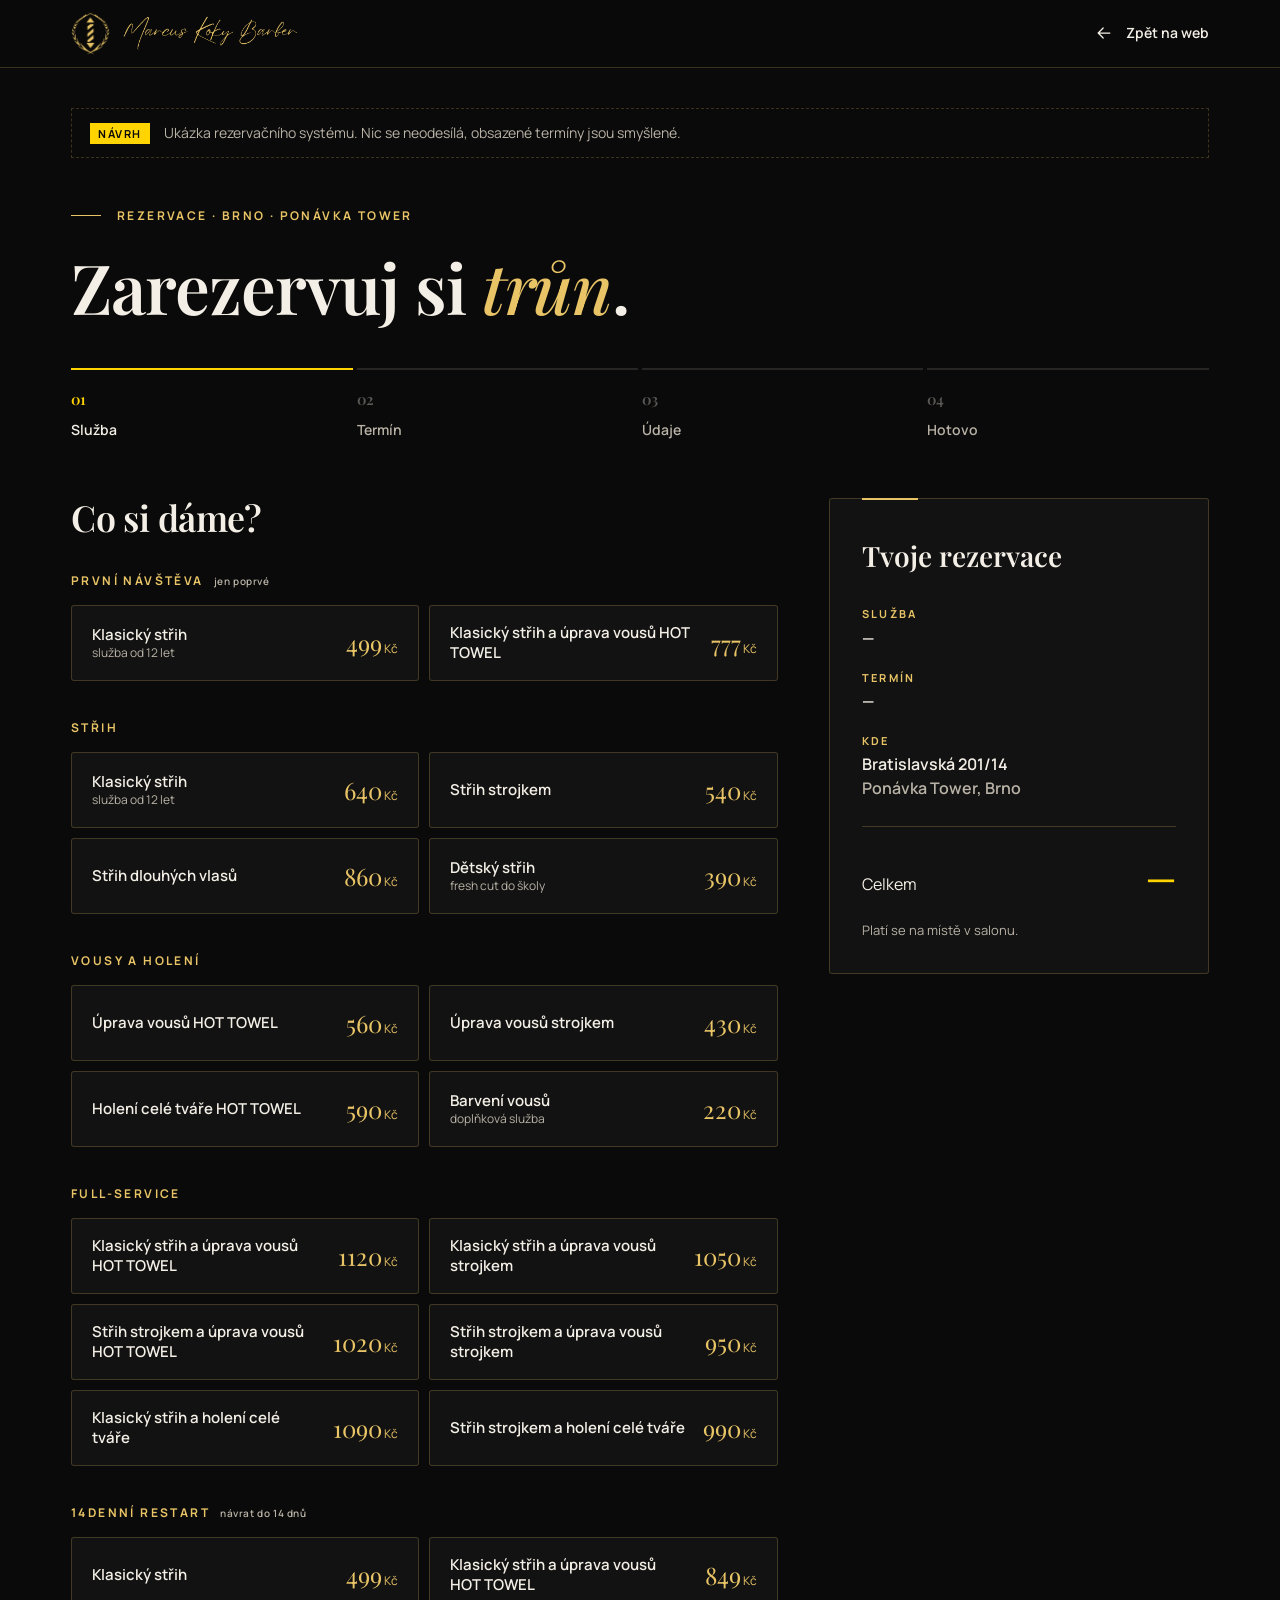
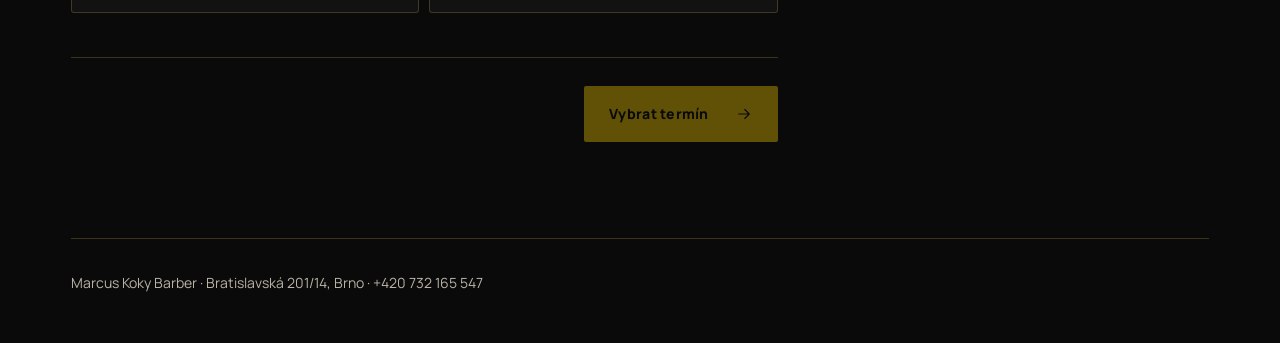
<file: rezervace.html>
<!doctype html>
<html lang="cs">
<head>
<meta charset="utf-8">
<meta name="viewport" content="width=device-width, initial-scale=1">
<title>Rezervace · Marcus Koky Barber · Brno</title>
<meta name="description" content="Online rezervace do barbershopu Marcus Koky Barber v Brně. Vyber službu, termín a přijď si pro korunu.">
<meta name="robots" content="noindex">
<meta name="theme-color" content="#0A0A0A">
<link rel="icon" href="assets/img/icon-32.png" sizes="32x32">
<link rel="apple-touch-icon" href="assets/img/icon-180.png">
<link rel="stylesheet" href="assets/fonts/fonts.css">
<link rel="stylesheet" href="assets/css/style.css">
<link rel="stylesheet" href="assets/css/rezervace.css">
<script src="assets/js/rezervace.js" defer></script>
</head>
<body class="booking-page">
<a class="skip-link" href="#rezervace">Přeskočit na rezervaci</a>
<header class="site-header is-scrolled">
<div class="header-inner">
<a class="brand" href="./" aria-label="Marcus Koky Barber – zpět na web">
<img class="brand-emblem" src="assets/img/emblem-gold.png" width="331" height="362" alt="">
<img class="brand-wordmark" src="assets/img/wordmark-gold.png" width="636" height="130" alt="Marcus Koky Barber">
</a>
<a class="text-link booking-back" href="./"><svg viewBox="0 0 24 24" fill="none" aria-hidden="true"><path d="M19 12H5M11 6l-6 6 6 6"/></svg>Zpět na web</a>
</div>
</header>

<main id="rezervace" class="booking container" tabindex="-1">
<p class="demo-note" role="note"><strong>Návrh</strong> Ukázka rezervačního systému. Nic se neodesílá, obsazené termíny jsou smyšlené.</p>

<div class="booking-head">
<p class="eyebrow">Rezervace · Brno · Ponávka Tower</p>
<h1>Zarezervuj si <em>trůn</em>.</h1>
</div>

<ol class="steps" aria-label="Kroky rezervace">
<li data-step-label="1" aria-current="step"><span>01</span>Služba</li>
<li data-step-label="2"><span>02</span>Termín</li>
<li data-step-label="3"><span>03</span>Údaje</li>
<li data-step-label="4"><span>04</span>Hotovo</li>
</ol>

<div class="booking-layout">
<form class="booking-form" id="booking-form" novalidate>

<!-- 1 SLUŽBA -->
<section class="step" data-step="1" aria-labelledby="s1-title">
<h2 id="s1-title" class="step-title">Co si dáme?</h2>
<div class="service-groups" id="service-list"></div>
</section>

<!-- 2 TERMÍN -->
<section class="step" data-step="2" aria-labelledby="s2-title" hidden>
<h2 id="s2-title" class="step-title">Kdy přijdeš?</h2>
<div class="calendar">
<div class="calendar-bar">
<button type="button" class="icon-button" id="week-prev" aria-label="Předchozí týden"><svg viewBox="0 0 24 24" fill="none" aria-hidden="true"><path d="M15 6l-6 6 6 6"/></svg></button>
<p class="calendar-range" id="week-label" aria-live="polite"></p>
<button type="button" class="icon-button" id="week-next" aria-label="Další týden"><svg viewBox="0 0 24 24" fill="none" aria-hidden="true"><path d="M9 6l6 6-6 6"/></svg></button>
</div>
<div class="days" id="day-list" role="radiogroup" aria-label="Den"></div>
<div class="slots-wrap">
<p class="slots-title" id="slots-title"></p>
<div class="slots" id="slot-list" role="radiogroup" aria-labelledby="slots-title"></div>
</div>
</div>
</section>

<!-- 3 ÚDAJE -->
<section class="step" data-step="3" aria-labelledby="s3-title" hidden>
<h2 id="s3-title" class="step-title">Na koho píšu?</h2>
<div class="fields">
<label class="field">
<span>Jméno a příjmení</span>
<input name="name" autocomplete="name" required>
<small class="field-error" hidden>Napiš, prosím, jméno.</small>
</label>
<label class="field">
<span>Telefon</span>
<input name="phone" type="tel" autocomplete="tel" inputmode="tel" placeholder="+420" required>
<small class="field-error" hidden>Telefon potřebuju pro případ změny.</small>
</label>
<label class="field field--wide">
<span>E-mail <i>(potvrzení a připomínka)</i></span>
<input name="email" type="email" autocomplete="email" required>
<small class="field-error" hidden>Zkontroluj e-mail.</small>
</label>
<label class="field field--wide">
<span>Poznámka <i>(nepovinné)</i></span>
<textarea name="note" rows="3" placeholder="Např. jaký střih chceš, fotka na Instagramu…"></textarea>
</label>
</div>

<details class="voucher" id="voucher">
<summary>Mám voucher ze Slevomatu</summary>
<div class="voucher-body">
<label class="field">
<span>Kód voucheru</span>
<input name="voucher" autocomplete="off" spellcheck="false" placeholder="Kód z voucheru">
</label>
<button type="button" class="button button--outline" id="voucher-check">Ověřit kód</button>
<p class="voucher-status" id="voucher-status" role="status" aria-live="polite"></p>
</div>
</details>

<label class="consent">
<input type="checkbox" name="consent" required>
<span>Souhlasím se <a href="https://www.marcuskoky.cz/gdpr/" target="_blank" rel="noopener">zpracováním osobních údajů</a> pro účely rezervace.</span>
</label>
<small class="field-error consent-error" hidden>Bez souhlasu rezervaci uložit nejde.</small>
</section>

<!-- 4 HOTOVO -->
<section class="step step--done" data-step="4" aria-labelledby="s4-title" hidden>
<img class="done-emblem" src="assets/img/emblem-gold.png" width="331" height="362" alt="">
<h2 id="s4-title" class="step-title">Trůn je tvůj, <em id="done-name">králi</em>.</h2>
<p class="done-text" id="done-text"></p>
<div class="button-row">
<a class="button button--yellow" id="calendar-link" download="marcus-koky-rezervace.ics" href="#">Přidat do kalendáře<svg viewBox="0 0 24 24" fill="none" aria-hidden="true"><path d="M7 3v4M17 3v4M4 9h16M5 5h14v15H5zM12 12v5M9.5 14.5h5"/></svg></a>
<a class="button button--outline" href="https://www.google.com/maps/search/?api=1&amp;query=Bratislavsk%C3%A1%20201%2F14%2C%20602%2000%20Brno" target="_blank" rel="noopener">Navigovat<svg viewBox="0 0 24 24" fill="none" aria-hidden="true"><path d="M6 18 18 6M6 6h12v12"/></svg></a>
</div>
<p class="done-small">Potřebuješ termín změnit? Zavolej na <a href="tel:+420732165547">+420&nbsp;732&nbsp;165&nbsp;547</a> nebo použij odkaz v potvrzovacím e-mailu.</p>
</section>

<div class="step-nav" id="step-nav">
<button type="button" class="button button--outline" id="back-btn" hidden><svg viewBox="0 0 24 24" fill="none" aria-hidden="true"><path d="M19 12H5M11 6l-6 6 6 6"/></svg>Zpět</button>
<button type="submit" class="button button--yellow" id="next-btn" disabled>Vybrat termín<svg viewBox="0 0 24 24" fill="none" aria-hidden="true"><path d="M5 12h14M13 6l6 6-6 6"/></svg></button>
</div>
</form>

<aside class="summary" id="summary" aria-label="Shrnutí rezervace">
<p class="summary-title">Tvoje rezervace</p>
<dl>
<div><dt>Služba</dt><dd id="sum-service">—</dd></div>
<div><dt>Termín</dt><dd id="sum-time">—</dd></div>
<div><dt>Kde</dt><dd>Bratislavská 201/14<br><span class="muted">Ponávka Tower, Brno</span></dd></div>
<div class="sum-voucher" id="sum-voucher-row" hidden><dt>Voucher</dt><dd id="sum-voucher">—</dd></div>
</dl>
<p class="summary-price"><span id="sum-price-label">Celkem</span><strong id="sum-price">—</strong></p>
<p class="summary-note" id="sum-note">Platí se na místě v salonu.</p>
</aside>
</div>
</main>

<footer class="booking-footer container">
<p>Marcus Koky Barber · Bratislavská 201/14, Brno · <a href="tel:+420732165547">+420&nbsp;732&nbsp;165&nbsp;547</a></p>
</footer>
</body>
</html>
</file>
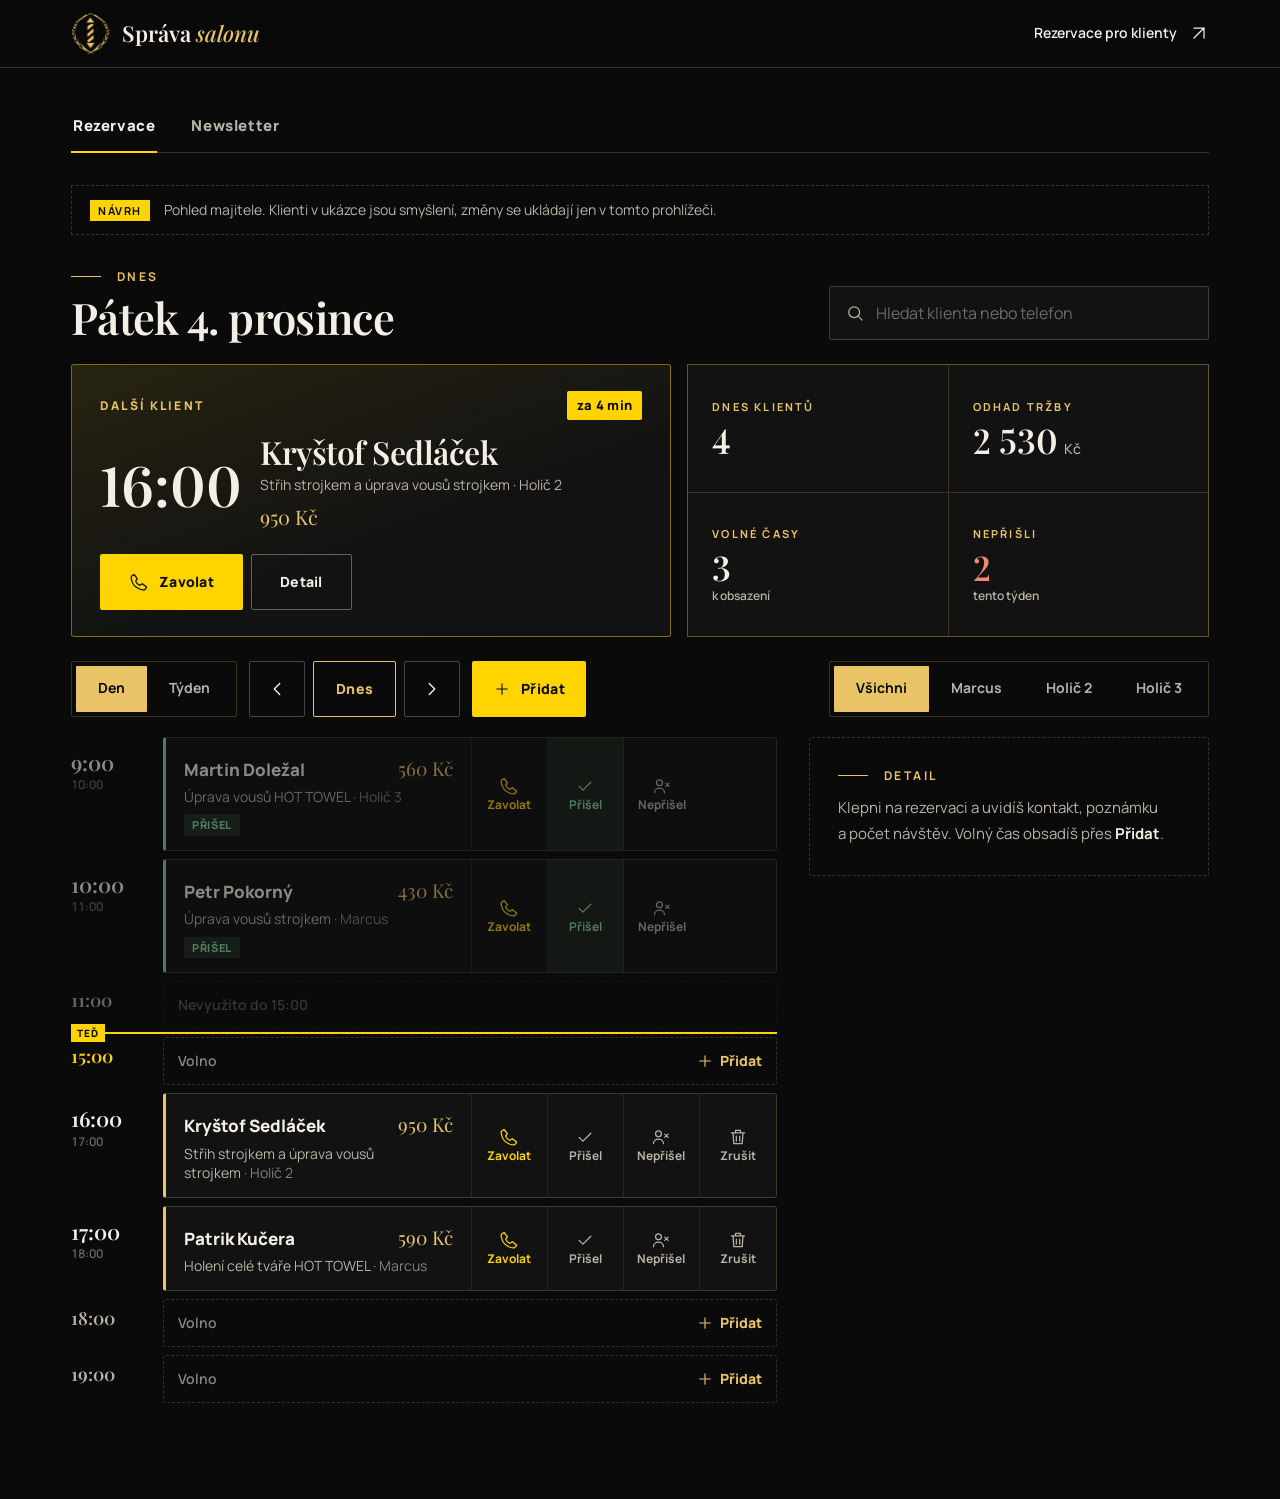
<file: spravce.html>
<!doctype html>
<html lang="cs">
<head>
<meta charset="utf-8">
<meta name="viewport" content="width=device-width, initial-scale=1">
<title>Správa salonu · Marcus Koky Barber</title>
<meta name="robots" content="noindex, nofollow">
<meta name="theme-color" content="#0A0A0A">
<link rel="icon" href="assets/img/icon-32.png" sizes="32x32">
<link rel="stylesheet" href="assets/fonts/fonts.css">
<link rel="stylesheet" href="assets/css/style.css">
<link rel="stylesheet" href="assets/css/spravce.css">
<script src="assets/js/spravce.js" defer></script>
<script src="assets/js/spravce-newsletter.js" defer></script>
</head>
<body class="admin-page">
<header class="site-header is-scrolled">
<div class="header-inner">
<a class="brand" href="./" aria-label="Marcus Koky Barber – web">
<img class="brand-emblem" src="assets/img/emblem-gold.png" width="331" height="362" alt="">
<span class="admin-brand">Správa <em>salonu</em></span>
</a>
<a class="text-link admin-link" href="rezervace.html">Rezervace pro klienty<svg viewBox="0 0 24 24" fill="none" aria-hidden="true"><path d="M6 18 18 6M6 6h12v12"/></svg></a>
</div>
</header>

<main class="admin container" id="obsah">
<div class="admin-tabs" role="tablist" aria-label="Sekce správy">
<button type="button" role="tab" id="t-rezervace" aria-controls="tab-rezervace" aria-selected="true">Rezervace</button>
<button type="button" role="tab" id="t-newsletter" aria-controls="tab-newsletter" aria-selected="false" tabindex="-1">Newsletter</button>
</div>

<div id="tab-rezervace" role="tabpanel" aria-labelledby="t-rezervace">
<p class="demo-note" role="note"><strong>Návrh</strong> Pohled majitele. Klienti v&nbsp;ukázce jsou smyšlení, změny se ukládají jen v&nbsp;tomto prohlížeči.</p>

<div class="rz-head">
<div class="rz-title">
<p class="eyebrow" id="today-eyebrow">Dnes</p>
<h1 id="day-title">Pondělí 16. listopadu</h1>
</div>
<div class="rz-search" role="search">
<label class="sr-only" for="rz-q">Hledat klienta podle jména nebo telefonu</label>
<svg viewBox="0 0 24 24" fill="none" aria-hidden="true"><circle cx="11" cy="11" r="6.5"/><path d="m16 16 4.5 4.5"/></svg>
<input id="rz-q" type="search" placeholder="Hledat klienta nebo telefon" autocomplete="off" spellcheck="false" aria-describedby="rz-q-hint" aria-controls="rz-results" aria-expanded="false">
<p class="sr-only" id="rz-q-hint">Hledá v rezervacích na příštích 14 dní.</p>
<div class="rz-results" id="rz-results" hidden></div>
<p class="sr-only" id="rz-q-count" aria-live="polite"></p>
</div>
</div>

<div class="rz-overview" id="rz-overview">
<section class="rz-next" id="rz-next" aria-labelledby="rz-next-label"></section>
<dl class="stats rz-stats" id="stats"></dl>
</div>

<div class="rz-controls">
<div class="rz-controls-main">
<div class="seg rz-seg" role="group" aria-label="Zobrazení" id="rz-view">
<button type="button" aria-pressed="true" data-view="day">Den</button>
<button type="button" aria-pressed="false" data-view="week">Týden</button>
</div>
<div class="date-nav">
<button type="button" class="icon-button" id="prev" aria-label="Předchozí den"><svg viewBox="0 0 24 24" fill="none" aria-hidden="true"><path d="M15 6l-6 6 6 6"/></svg></button>
<button type="button" class="button button--outline today-btn" id="today">Dnes</button>
<button type="button" class="icon-button" id="next" aria-label="Další den"><svg viewBox="0 0 24 24" fill="none" aria-hidden="true"><path d="M9 6l6 6-6 6"/></svg></button>
</div>
<button type="button" class="button button--yellow rz-add-btn" id="rz-add-open"><svg viewBox="0 0 24 24" fill="none" aria-hidden="true"><path d="M12 5v14M5 12h14"/></svg>Přidat</button>
</div>
<div class="seg rz-seg rz-barbers" role="group" aria-label="Holič" id="rz-barber"></div>
</div>

<div class="admin-layout">
<section class="schedule" id="schedule" aria-labelledby="day-title"></section>
<div class="rz-backdrop" id="rz-backdrop" hidden></div>
<aside class="detail is-empty" id="detail" aria-label="Detail rezervace">
<button type="button" class="detail-close icon-button" id="detail-close" aria-label="Zavřít detail"><svg viewBox="0 0 24 24" fill="none" aria-hidden="true"><path d="M6 6l12 12M18 6 6 18"/></svg></button>
<div id="detail-body"></div>
</aside>
</div>

<dialog class="rz-sheet" id="rz-add" aria-labelledby="rz-add-title">
<form id="rz-add-form" novalidate>
<div class="rz-sheet-head">
<div>
<p class="eyebrow">Telefon nebo walk-in</p>
<h2 id="rz-add-title">Přidat rezervaci</h2>
<p class="rz-sheet-date" id="rz-add-date"></p>
</div>
<button type="button" class="icon-button" id="rz-add-close" aria-label="Zavřít"><svg viewBox="0 0 24 24" fill="none" aria-hidden="true"><path d="M6 6l12 12M18 6 6 18"/></svg></button>
</div>
<div class="rz-form-grid">
<label class="rz-field rz-field--wide"><span>Jméno</span><input name="name" autocomplete="off" required minlength="3" aria-describedby="rz-err-name"><small class="rz-err" id="rz-err-name" hidden>Napiš jméno klienta (aspoň 3 znaky).</small></label>
<label class="rz-field rz-field--wide"><span>Telefon</span><input name="phone" type="tel" inputmode="tel" autocomplete="off" required placeholder="+420 …" aria-describedby="rz-err-phone"><small class="rz-err" id="rz-err-phone" hidden>Telefon potřebuje aspoň 9 číslic.</small></label>
<label class="rz-field rz-field--wide"><span>Služba</span><select name="service" id="rz-service"></select></label>
<label class="rz-field"><span>Čas</span><select name="hour" id="rz-hour" aria-describedby="rz-err-hour"></select><small class="rz-err" id="rz-err-hour" hidden>Tenhle den už není volný čas.</small></label>
<label class="rz-field"><span>Holič</span><select name="barber" id="rz-barber-select"></select></label>
<label class="rz-field rz-field--wide"><span>Poznámka <small>nepovinné</small></span><textarea name="note" rows="2" maxlength="300" placeholder="Např. jako minule, přijde s&nbsp;bráchou"></textarea></label>
</div>
<div class="rz-sheet-actions">
<button type="submit" class="button button--yellow">Uložit rezervaci</button>
<button type="button" class="button button--outline" id="rz-add-cancel">Zpět</button>
</div>
</form>
</dialog>

<div class="rz-toast" id="rz-toast" role="status" aria-live="polite" aria-atomic="true"></div>
</div>

<div id="tab-newsletter" role="tabpanel" aria-labelledby="t-newsletter" hidden>
<p class="demo-note" role="note" id="nl-demo-note" hidden><strong>Návrh</strong> <span>Ukázkový režim: na tomhle náhledu neběží PHP, odběratelé jsou smyšlení a&nbsp;nic se neodesílá. Změny zůstávají jen v&nbsp;tomto prohlížeči.</span></p>

<section class="nl-login" id="nl-login" aria-labelledby="nl-login-title" hidden>
<p class="eyebrow">Newsletter</p>
<h1 id="nl-login-title">Přihlášení <em>majitele</em></h1>
<form id="nl-login-form" novalidate>
<label class="nl-afield"><span>Heslo</span><input type="password" name="heslo" autocomplete="current-password" required></label>
<button type="submit" class="button button--yellow">Přihlásit</button>
<p class="nl-amsg" role="alert"></p>
</form>
</section>

<div id="nl-app" hidden>
<div class="admin-top">
<div>
<p class="eyebrow">Newsletter</p>
<h1>Novinky pro <em>klienty</em></h1>
</div>
<button type="button" class="button button--outline" id="nl-logout" hidden>Odhlásit se</button>
</div>

<dl class="stats" id="nl-stats"></dl>

<div class="nl-admin-grid">
<section class="nl-panel" aria-labelledby="nl-ed-title">
<h2 class="nl-h2" id="nl-ed-title">Nový e-mail</h2>
<form id="nl-editor" novalidate>
<label class="nl-afield"><span>Předmět</span><input name="predmet" maxlength="150" required placeholder="Např. Volné termíny tento týden"></label>
<label class="nl-afield"><span>Text</span><textarea name="text" rows="11" maxlength="10000" required placeholder="Ahoj,&#10;&#10;ve čtvrtek se mi uvolnily dva termíny…&#10;&#10;Marcus"></textarea><small>Prázdný řádek = nový odstavec. Odkaz na odhlášení a&nbsp;patička se přidají samy.</small></label>
<label class="nl-check"><input type="checkbox" name="tlacitko" value="1" checked><span>Přidat tlačítko „Rezervovat termín“</span></label>
<div class="nl-actions">
<button type="button" class="button button--outline" id="nl-test">Poslat test na můj e-mail</button>
<button type="button" class="button button--yellow" id="nl-send">Odeslat všem</button>
</div>
<div class="nl-confirm" id="nl-confirm" hidden>
<p></p>
<div class="nl-actions">
<button type="button" class="button button--yellow" id="nl-confirm-yes">Ano, odeslat</button>
<button type="button" class="button button--outline" id="nl-confirm-no">Zpět</button>
</div>
</div>
<div class="nl-progress" id="nl-progress" hidden><div class="nl-bar"><span></span></div><p></p></div>
<p class="nl-amsg" id="nl-msg" role="status" aria-live="polite"></p>
</form>
</section>

<section class="nl-panel nl-preview" aria-labelledby="nl-pv-title">
<div class="nl-panel-head">
<h2 class="nl-h2" id="nl-pv-title">Náhled e-mailu</h2>
<div class="seg" role="group" aria-label="Šířka náhledu">
<button type="button" aria-pressed="true" data-w="600">Počítač</button>
<button type="button" aria-pressed="false" data-w="375">Mobil</button>
</div>
</div>
<div class="nl-frame-wrap"><iframe id="nl-frame" title="Náhled e-mailu" sandbox="allow-popups"></iframe></div>
</section>
</div>

<section class="nl-panel nl-subs" aria-labelledby="nl-subs-title">
<div class="nl-panel-head">
<h2 class="nl-h2" id="nl-subs-title">Odběratelé</h2>
<div class="seg" role="group" aria-label="Filtr odběratelů" id="nl-filter">
<button type="button" aria-pressed="true" data-f="">Vše</button>
<button type="button" aria-pressed="false" data-f="confirmed">Potvrzení</button>
<button type="button" aria-pressed="false" data-f="pending">Čekají</button>
<button type="button" aria-pressed="false" data-f="unsubscribed">Odhlášení</button>
</div>
</div>
<div class="nl-table-wrap"><table class="nl-table">
<thead><tr><th scope="col">E-mail</th><th scope="col">Stav</th><th scope="col">Přihlášen</th><th scope="col">Odkud</th><th scope="col"><span class="sr-only">Akce</span></th></tr></thead>
<tbody id="nl-subs"></tbody>
</table></div>
</section>

<section class="nl-panel" aria-labelledby="nl-hist-title">
<h2 class="nl-h2" id="nl-hist-title">Historie odeslaných</h2>
<ol class="nl-history" id="nl-history"></ol>
</section>
</div>
</div>
</main>
</body>
</html>
</file>
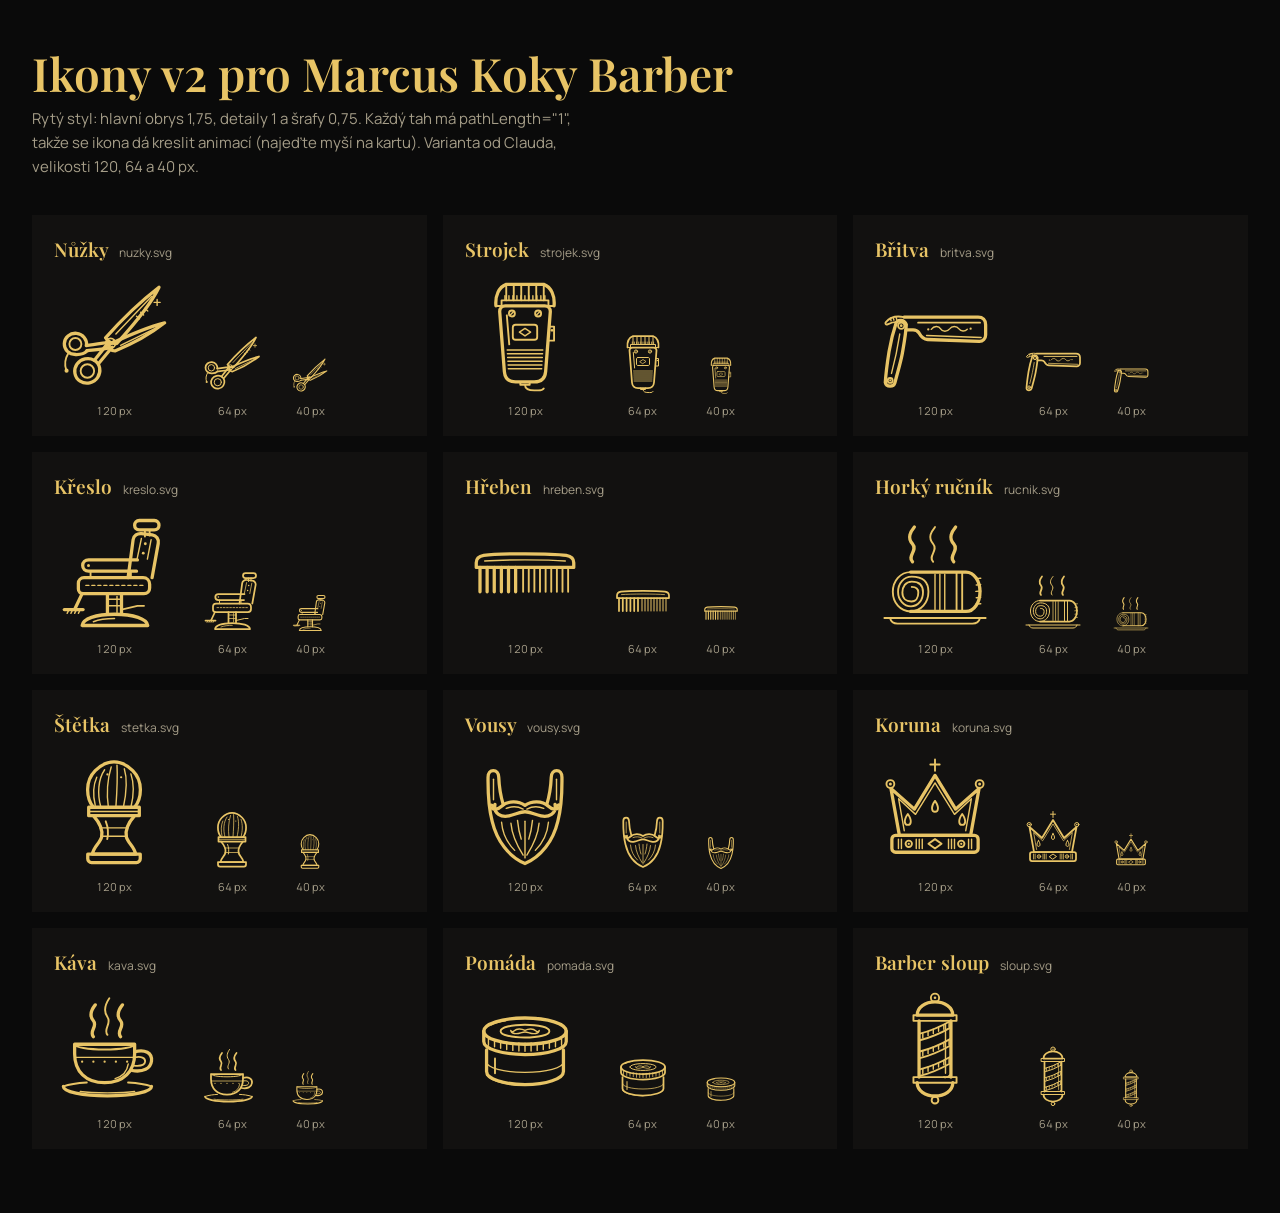
<file: assets/icons/nahled.html>
<!doctype html>
<html lang="cs">
<head>
<meta charset="utf-8">
<meta name="viewport" content="width=device-width, initial-scale=1">
<title>Ikony v2 (Claude)</title>
<link rel="preconnect" href="https://fonts.googleapis.com">
<link href="https://fonts.googleapis.com/css2?family=Manrope:wght@400;600&family=Playfair+Display:wght@400;600&display=swap" rel="stylesheet">
<style>
:root { color-scheme: dark; --bg: #0a0a0a; --gold: #e8c466; --muted: #a59d88; --card: #121110; }
* { box-sizing: border-box; }
body { margin: 0; background: var(--bg); color: var(--gold); font-family: Manrope, system-ui, sans-serif; }
main { max-width: 1320px; margin: auto; padding: 48px 32px 64px; }
h1 { margin: 0 0 8px; font: 600 clamp(30px, 4vw, 46px)/1.1 "Playfair Display", Georgia, serif; }
.intro { margin: 0 0 36px; color: var(--muted); font-size: 15px; line-height: 1.6; max-width: 60ch; }
.grid { display: grid; grid-template-columns: repeat(3, minmax(0, 1fr)); gap: 16px; }
article { background: var(--card); padding: 22px 22px 18px; }
h2 { margin: 0 0 14px; font: 600 19px/1.3 "Playfair Display", Georgia, serif; }
h2 small { font: 400 12px Manrope, sans-serif; color: var(--muted); margin-left: 6px; }
.row { display: flex; align-items: flex-end; gap: 26px; }
.s { display: flex; flex-direction: column; align-items: center; gap: 8px; }
.s span { font-size: 11px; color: var(--muted); font-variant-numeric: tabular-nums; }
@media (prefers-reduced-motion: no-preference) {
  article:hover .s120 svg * { stroke-dasharray: 1; stroke-dashoffset: 1; animation: draw 1.6s ease forwards; }
}
@keyframes draw { to { stroke-dashoffset: 0; } }
@media (max-width: 1000px) { .grid { grid-template-columns: repeat(2, minmax(0, 1fr)); } }
@media (max-width: 620px) { main { padding: 32px 16px; } .grid { grid-template-columns: 1fr; } .row { gap: 16px; } }
</style>
</head>
<body>
<main>
<h1>Ikony v2 pro Marcus Koky Barber</h1>
<p class="intro">Rytý styl: hlavní obrys 1,75, detaily 1 a šrafy 0,75. Každý tah má pathLength="1", takže se ikona dá kreslit animací (najeďte myší na kartu). Varianta od Clauda, velikosti 120, 64 a 40 px.</p>
<div class="grid">
<article><h2>Nůžky <small>nuzky.svg</small></h2><div class="row"><div class="s s120"><svg viewBox="0 0 64 64" width="120" height="120" fill="none" stroke="currentColor" stroke-linecap="round" stroke-linejoin="round" aria-hidden="true"><path pathLength="1" d="M27.5 33.5C35 25 45 15 56 6.5C52 15 43 26 33.5 36.5C31.5 37 28.5 35.5 27.5 33.5Z" stroke-width="1.75"/>
  <path pathLength="1" d="M29.5 37C39 32.5 49 28 59 25.5C52 31 42.5 36.5 32.5 40.5C30.5 40.5 29 39 29.5 37Z" stroke-width="1.75"/>
  <path pathLength="1" d="M33 31.5L52 11.5M35.5 37.5L54 28.5" stroke-width="0.75"/>
  <path pathLength="1" d="M44 22L45.6 23.4 M46.2 19.9L47.8 21.3 M48.4 17.8L50 19.2" stroke-width="0.75"/>
  <path pathLength="1" d="M28.5 36.5C26 40 23.5 43 21.5 45.5M31 38.5C28.5 41.5 26 44.5 23.8 47.2" stroke-width="1.75"/>
  <path pathLength="1" d="M29 39C25 39.6 21 40 17.6 40.4M28.5 36C24.5 36.6 20.8 37.2 17.2 37.6" stroke-width="1.75"/>
  <path pathLength="1" d="M21.5 45.5C24.7 47.3 25.3 51.5 23.3 54.6C21.3 57.7 17 58.6 13.9 56.6C10.8 54.6 10.2 50.4 12.3 47.5C14.4 44.6 18.5 43.8 21.5 45.5Z" stroke-width="1.75"/>
  <circle pathLength="1" cx="17.8" cy="51.2" r="3.6" stroke-width="1"/>
  <path pathLength="1" d="M17.4 37.5C17.6 34.5 15.5 31.4 12 31.1C8.5 30.8 5.6 33.3 5.5 36.6C5.4 39.9 8 42.3 11.5 42.4C14.3 42.5 16.6 41.6 17.6 40.4" stroke-width="1.75"/>
  <circle pathLength="1" cx="11.4" cy="36.8" r="3.2" stroke-width="1"/>
  <path pathLength="1" d="M7.5 42C6 44.5 5.5 47.5 6.5 50.5" stroke-width="1"/>
  <circle cx="6.7" cy="51" r="1.1" fill="currentColor" stroke="none"/>
  <circle pathLength="1" cx="30.2" cy="36.4" r="2.6" stroke-width="1"/>
  <path pathLength="1" d="M28.6 37.8L31.8 35" stroke-width="0.75"/>
  <path pathLength="1" d="M55 13v3.2M53.4 14.6h3.2" stroke-width="0.75"/></svg><span>120 px</span></div><div class="s s64"><svg viewBox="0 0 64 64" width="64" height="64" fill="none" stroke="currentColor" stroke-linecap="round" stroke-linejoin="round" aria-hidden="true"><path pathLength="1" d="M27.5 33.5C35 25 45 15 56 6.5C52 15 43 26 33.5 36.5C31.5 37 28.5 35.5 27.5 33.5Z" stroke-width="1.75"/>
  <path pathLength="1" d="M29.5 37C39 32.5 49 28 59 25.5C52 31 42.5 36.5 32.5 40.5C30.5 40.5 29 39 29.5 37Z" stroke-width="1.75"/>
  <path pathLength="1" d="M33 31.5L52 11.5M35.5 37.5L54 28.5" stroke-width="0.75"/>
  <path pathLength="1" d="M44 22L45.6 23.4 M46.2 19.9L47.8 21.3 M48.4 17.8L50 19.2" stroke-width="0.75"/>
  <path pathLength="1" d="M28.5 36.5C26 40 23.5 43 21.5 45.5M31 38.5C28.5 41.5 26 44.5 23.8 47.2" stroke-width="1.75"/>
  <path pathLength="1" d="M29 39C25 39.6 21 40 17.6 40.4M28.5 36C24.5 36.6 20.8 37.2 17.2 37.6" stroke-width="1.75"/>
  <path pathLength="1" d="M21.5 45.5C24.7 47.3 25.3 51.5 23.3 54.6C21.3 57.7 17 58.6 13.9 56.6C10.8 54.6 10.2 50.4 12.3 47.5C14.4 44.6 18.5 43.8 21.5 45.5Z" stroke-width="1.75"/>
  <circle pathLength="1" cx="17.8" cy="51.2" r="3.6" stroke-width="1"/>
  <path pathLength="1" d="M17.4 37.5C17.6 34.5 15.5 31.4 12 31.1C8.5 30.8 5.6 33.3 5.5 36.6C5.4 39.9 8 42.3 11.5 42.4C14.3 42.5 16.6 41.6 17.6 40.4" stroke-width="1.75"/>
  <circle pathLength="1" cx="11.4" cy="36.8" r="3.2" stroke-width="1"/>
  <path pathLength="1" d="M7.5 42C6 44.5 5.5 47.5 6.5 50.5" stroke-width="1"/>
  <circle cx="6.7" cy="51" r="1.1" fill="currentColor" stroke="none"/>
  <circle pathLength="1" cx="30.2" cy="36.4" r="2.6" stroke-width="1"/>
  <path pathLength="1" d="M28.6 37.8L31.8 35" stroke-width="0.75"/>
  <path pathLength="1" d="M55 13v3.2M53.4 14.6h3.2" stroke-width="0.75"/></svg><span>64 px</span></div><div class="s s40"><svg viewBox="0 0 64 64" width="40" height="40" fill="none" stroke="currentColor" stroke-linecap="round" stroke-linejoin="round" aria-hidden="true"><path pathLength="1" d="M27.5 33.5C35 25 45 15 56 6.5C52 15 43 26 33.5 36.5C31.5 37 28.5 35.5 27.5 33.5Z" stroke-width="1.75"/>
  <path pathLength="1" d="M29.5 37C39 32.5 49 28 59 25.5C52 31 42.5 36.5 32.5 40.5C30.5 40.5 29 39 29.5 37Z" stroke-width="1.75"/>
  <path pathLength="1" d="M33 31.5L52 11.5M35.5 37.5L54 28.5" stroke-width="0.75"/>
  <path pathLength="1" d="M44 22L45.6 23.4 M46.2 19.9L47.8 21.3 M48.4 17.8L50 19.2" stroke-width="0.75"/>
  <path pathLength="1" d="M28.5 36.5C26 40 23.5 43 21.5 45.5M31 38.5C28.5 41.5 26 44.5 23.8 47.2" stroke-width="1.75"/>
  <path pathLength="1" d="M29 39C25 39.6 21 40 17.6 40.4M28.5 36C24.5 36.6 20.8 37.2 17.2 37.6" stroke-width="1.75"/>
  <path pathLength="1" d="M21.5 45.5C24.7 47.3 25.3 51.5 23.3 54.6C21.3 57.7 17 58.6 13.9 56.6C10.8 54.6 10.2 50.4 12.3 47.5C14.4 44.6 18.5 43.8 21.5 45.5Z" stroke-width="1.75"/>
  <circle pathLength="1" cx="17.8" cy="51.2" r="3.6" stroke-width="1"/>
  <path pathLength="1" d="M17.4 37.5C17.6 34.5 15.5 31.4 12 31.1C8.5 30.8 5.6 33.3 5.5 36.6C5.4 39.9 8 42.3 11.5 42.4C14.3 42.5 16.6 41.6 17.6 40.4" stroke-width="1.75"/>
  <circle pathLength="1" cx="11.4" cy="36.8" r="3.2" stroke-width="1"/>
  <path pathLength="1" d="M7.5 42C6 44.5 5.5 47.5 6.5 50.5" stroke-width="1"/>
  <circle cx="6.7" cy="51" r="1.1" fill="currentColor" stroke="none"/>
  <circle pathLength="1" cx="30.2" cy="36.4" r="2.6" stroke-width="1"/>
  <path pathLength="1" d="M28.6 37.8L31.8 35" stroke-width="0.75"/>
  <path pathLength="1" d="M55 13v3.2M53.4 14.6h3.2" stroke-width="0.75"/></svg><span>40 px</span></div></div></article>
<article><h2>Strojek <small>strojek.svg</small></h2><div class="row"><div class="s s120"><svg viewBox="0 0 64 64" width="120" height="120" fill="none" stroke="currentColor" stroke-linecap="round" stroke-linejoin="round" aria-hidden="true"><path pathLength="1" d="M18.5 19.5C18.5 17.5 19.8 16.5 21.5 16.5H42.5C44.2 16.5 45.5 17.5 45.5 19.5L43 51.5C42.7 55 40.5 57 37 57H27C23.5 57 21.3 55 21 51.5Z" stroke-width="1.75"/>
  <path pathLength="1" d="M17 16.5H47M19.5 16.5V13.5H44.5V16.5" stroke-width="1"/>
  <path pathLength="1" d="M21.3 13.5L21.3 11 M23.43 13.5L23.43 11 M25.56 13.5L25.56 11 M27.69 13.5L27.69 11 M29.82 13.5L29.82 11 M31.95 13.5L31.95 11 M34.08 13.5L34.08 11 M36.21 13.5L36.21 11 M38.34 13.5L38.34 11 M40.47 13.5L40.47 11 M42.6 13.5L42.6 11" stroke-width="0.75"/>
  <path pathLength="1" d="M16.5 16.5C16 11 18 6.5 22 5H42C46 6.5 48 11 47.5 16.5" stroke-width="1.75"/>
  <path pathLength="1" d="M22 5.5L22 13.5 M26 5.5L26 13.5 M30 5.5L30 13.5 M34 5.5L34 13.5 M38 5.5L38 13.5 M42 5.5L42 13.5" stroke-width="1"/>
  <circle pathLength="1" cx="25" cy="20.5" r="1.6" stroke-width="1"/>
  <path pathLength="1" d="M24 21.5L26 19.5" stroke-width="0.75"/>
  <circle pathLength="1" cx="39" cy="20.5" r="1.6" stroke-width="1"/>
  <path pathLength="1" d="M38 21.5L40 19.5" stroke-width="0.75"/>
  <path pathLength="1" d="M27 26.5H37C38 26.5 38.5 27 38.5 28V33C38.5 34 38 34.5 37 34.5H27C26 34.5 25.5 34 25.5 33V28C25.5 27 26 26.5 27 26.5Z" stroke-width="1"/>
  <path pathLength="1" d="M29 30.5L32 28.5L35 30.5L32 32.5Z" stroke-width="0.75"/>
  <path pathLength="1" d="M45 27.5H47.5V35H44.4" stroke-width="1"/>
  <circle cx="46.4" cy="29.5" r="0.7" fill="currentColor" stroke="none"/>
  <path pathLength="1" d="M22.5 40L41.5 40 M22.62 42L41.38 42 M22.74 44L41.26 44 M22.86 46L41.14 46 M22.98 48L41.02 48 M23.1 50L40.9 50" stroke-width="0.75"/>
  <path pathLength="1" d="M22.3 21.5L23.6 37" stroke-width="1"/>
  <path pathLength="1" d="M29.5 57V58.5H34.5V57" stroke-width="1"/>
  <path pathLength="1" d="M32 58.5C32 61 34.5 61.5 37 61.5S41 62 42 60.5" stroke-width="1"/></svg><span>120 px</span></div><div class="s s64"><svg viewBox="0 0 64 64" width="64" height="64" fill="none" stroke="currentColor" stroke-linecap="round" stroke-linejoin="round" aria-hidden="true"><path pathLength="1" d="M18.5 19.5C18.5 17.5 19.8 16.5 21.5 16.5H42.5C44.2 16.5 45.5 17.5 45.5 19.5L43 51.5C42.7 55 40.5 57 37 57H27C23.5 57 21.3 55 21 51.5Z" stroke-width="1.75"/>
  <path pathLength="1" d="M17 16.5H47M19.5 16.5V13.5H44.5V16.5" stroke-width="1"/>
  <path pathLength="1" d="M21.3 13.5L21.3 11 M23.43 13.5L23.43 11 M25.56 13.5L25.56 11 M27.69 13.5L27.69 11 M29.82 13.5L29.82 11 M31.95 13.5L31.95 11 M34.08 13.5L34.08 11 M36.21 13.5L36.21 11 M38.34 13.5L38.34 11 M40.47 13.5L40.47 11 M42.6 13.5L42.6 11" stroke-width="0.75"/>
  <path pathLength="1" d="M16.5 16.5C16 11 18 6.5 22 5H42C46 6.5 48 11 47.5 16.5" stroke-width="1.75"/>
  <path pathLength="1" d="M22 5.5L22 13.5 M26 5.5L26 13.5 M30 5.5L30 13.5 M34 5.5L34 13.5 M38 5.5L38 13.5 M42 5.5L42 13.5" stroke-width="1"/>
  <circle pathLength="1" cx="25" cy="20.5" r="1.6" stroke-width="1"/>
  <path pathLength="1" d="M24 21.5L26 19.5" stroke-width="0.75"/>
  <circle pathLength="1" cx="39" cy="20.5" r="1.6" stroke-width="1"/>
  <path pathLength="1" d="M38 21.5L40 19.5" stroke-width="0.75"/>
  <path pathLength="1" d="M27 26.5H37C38 26.5 38.5 27 38.5 28V33C38.5 34 38 34.5 37 34.5H27C26 34.5 25.5 34 25.5 33V28C25.5 27 26 26.5 27 26.5Z" stroke-width="1"/>
  <path pathLength="1" d="M29 30.5L32 28.5L35 30.5L32 32.5Z" stroke-width="0.75"/>
  <path pathLength="1" d="M45 27.5H47.5V35H44.4" stroke-width="1"/>
  <circle cx="46.4" cy="29.5" r="0.7" fill="currentColor" stroke="none"/>
  <path pathLength="1" d="M22.5 40L41.5 40 M22.62 42L41.38 42 M22.74 44L41.26 44 M22.86 46L41.14 46 M22.98 48L41.02 48 M23.1 50L40.9 50" stroke-width="0.75"/>
  <path pathLength="1" d="M22.3 21.5L23.6 37" stroke-width="1"/>
  <path pathLength="1" d="M29.5 57V58.5H34.5V57" stroke-width="1"/>
  <path pathLength="1" d="M32 58.5C32 61 34.5 61.5 37 61.5S41 62 42 60.5" stroke-width="1"/></svg><span>64 px</span></div><div class="s s40"><svg viewBox="0 0 64 64" width="40" height="40" fill="none" stroke="currentColor" stroke-linecap="round" stroke-linejoin="round" aria-hidden="true"><path pathLength="1" d="M18.5 19.5C18.5 17.5 19.8 16.5 21.5 16.5H42.5C44.2 16.5 45.5 17.5 45.5 19.5L43 51.5C42.7 55 40.5 57 37 57H27C23.5 57 21.3 55 21 51.5Z" stroke-width="1.75"/>
  <path pathLength="1" d="M17 16.5H47M19.5 16.5V13.5H44.5V16.5" stroke-width="1"/>
  <path pathLength="1" d="M21.3 13.5L21.3 11 M23.43 13.5L23.43 11 M25.56 13.5L25.56 11 M27.69 13.5L27.69 11 M29.82 13.5L29.82 11 M31.95 13.5L31.95 11 M34.08 13.5L34.08 11 M36.21 13.5L36.21 11 M38.34 13.5L38.34 11 M40.47 13.5L40.47 11 M42.6 13.5L42.6 11" stroke-width="0.75"/>
  <path pathLength="1" d="M16.5 16.5C16 11 18 6.5 22 5H42C46 6.5 48 11 47.5 16.5" stroke-width="1.75"/>
  <path pathLength="1" d="M22 5.5L22 13.5 M26 5.5L26 13.5 M30 5.5L30 13.5 M34 5.5L34 13.5 M38 5.5L38 13.5 M42 5.5L42 13.5" stroke-width="1"/>
  <circle pathLength="1" cx="25" cy="20.5" r="1.6" stroke-width="1"/>
  <path pathLength="1" d="M24 21.5L26 19.5" stroke-width="0.75"/>
  <circle pathLength="1" cx="39" cy="20.5" r="1.6" stroke-width="1"/>
  <path pathLength="1" d="M38 21.5L40 19.5" stroke-width="0.75"/>
  <path pathLength="1" d="M27 26.5H37C38 26.5 38.5 27 38.5 28V33C38.5 34 38 34.5 37 34.5H27C26 34.5 25.5 34 25.5 33V28C25.5 27 26 26.5 27 26.5Z" stroke-width="1"/>
  <path pathLength="1" d="M29 30.5L32 28.5L35 30.5L32 32.5Z" stroke-width="0.75"/>
  <path pathLength="1" d="M45 27.5H47.5V35H44.4" stroke-width="1"/>
  <circle cx="46.4" cy="29.5" r="0.7" fill="currentColor" stroke="none"/>
  <path pathLength="1" d="M22.5 40L41.5 40 M22.62 42L41.38 42 M22.74 44L41.26 44 M22.86 46L41.14 46 M22.98 48L41.02 48 M23.1 50L40.9 50" stroke-width="0.75"/>
  <path pathLength="1" d="M22.3 21.5L23.6 37" stroke-width="1"/>
  <path pathLength="1" d="M29.5 57V58.5H34.5V57" stroke-width="1"/>
  <path pathLength="1" d="M32 58.5C32 61 34.5 61.5 37 61.5S41 62 42 60.5" stroke-width="1"/></svg><span>40 px</span></div></div></article>
<article><h2>Břitva <small>britva.svg</small></h2><div class="row"><div class="s s120"><svg viewBox="0 0 64 64" width="120" height="120" fill="none" stroke="currentColor" stroke-linecap="round" stroke-linejoin="round" aria-hidden="true"><path pathLength="1" d="M15.5 22.5H55C57.5 22.5 59 24 59 26.5V32C59 34 57.5 35.5 55.5 35.4L28 34.4C25.5 34.3 24.4 32.6 23.4 30.8C22.6 29.6 21.6 29.3 20.3 29.3H16.4" stroke-width="1.75"/>
  <path pathLength="1" d="M23 25.4H56" stroke-width="1"/>
  <path pathLength="1" d="M27.5 32.3L56.6 33.3" stroke-width="0.75"/>
  <path pathLength="1" d="M30 29C31.5 27 34 27 35 28.7C36 30.4 38.5 30.4 39.8 28.7C41 27 43.6 27 44.8 28.7C45.8 30.2 48 30.2 49.2 28.9" stroke-width="0.75"/>
  <circle cx="28.4" cy="29" r="0.6" fill="currentColor" stroke="none"/>
  <circle cx="51" cy="28.6" r="0.6" fill="currentColor" stroke="none"/>
  <path pathLength="1" d="M15.5 22.5C11.5 21.6 8 22.6 5.8 25.1C5.2 25.8 5.8 26.8 6.7 26.3C8.4 25.4 10.3 25 12 25" stroke-width="1"/>
  <path pathLength="1" d="M8.2 22.9L8.6 24.4 M9.7 22.6L10.1 24.1 M11.2 22.3L11.6 23.8" stroke-width="0.75"/>
  <path pathLength="1" d="M16.7 26.5C16.4 32 15.4 37 14.5 42.2C13.6 47 12 52 10.6 57.5C10 59.8 6 60 5.5 57.3C5.8 52 6.6 46.5 7.5 40.8C8.4 35.5 9.8 30 11.3 25.5C12.3 23.5 15.7 23.8 16.7 26.5Z" stroke-width="1.75"/>
  <path pathLength="1" d="M13.2 31.5C12.2 38 10.8 45 8.8 52.5" stroke-width="0.75"/>
  <circle pathLength="1" cx="14" cy="27" r="1.7" stroke-width="1"/>
  <circle cx="14" cy="27" r="0.7" fill="currentColor" stroke="none"/>
  <circle pathLength="1" cx="8.1" cy="56.2" r="1.3" stroke-width="1"/>
  <circle cx="8.1" cy="56.2" r="0.55" fill="currentColor" stroke="none"/></svg><span>120 px</span></div><div class="s s64"><svg viewBox="0 0 64 64" width="64" height="64" fill="none" stroke="currentColor" stroke-linecap="round" stroke-linejoin="round" aria-hidden="true"><path pathLength="1" d="M15.5 22.5H55C57.5 22.5 59 24 59 26.5V32C59 34 57.5 35.5 55.5 35.4L28 34.4C25.5 34.3 24.4 32.6 23.4 30.8C22.6 29.6 21.6 29.3 20.3 29.3H16.4" stroke-width="1.75"/>
  <path pathLength="1" d="M23 25.4H56" stroke-width="1"/>
  <path pathLength="1" d="M27.5 32.3L56.6 33.3" stroke-width="0.75"/>
  <path pathLength="1" d="M30 29C31.5 27 34 27 35 28.7C36 30.4 38.5 30.4 39.8 28.7C41 27 43.6 27 44.8 28.7C45.8 30.2 48 30.2 49.2 28.9" stroke-width="0.75"/>
  <circle cx="28.4" cy="29" r="0.6" fill="currentColor" stroke="none"/>
  <circle cx="51" cy="28.6" r="0.6" fill="currentColor" stroke="none"/>
  <path pathLength="1" d="M15.5 22.5C11.5 21.6 8 22.6 5.8 25.1C5.2 25.8 5.8 26.8 6.7 26.3C8.4 25.4 10.3 25 12 25" stroke-width="1"/>
  <path pathLength="1" d="M8.2 22.9L8.6 24.4 M9.7 22.6L10.1 24.1 M11.2 22.3L11.6 23.8" stroke-width="0.75"/>
  <path pathLength="1" d="M16.7 26.5C16.4 32 15.4 37 14.5 42.2C13.6 47 12 52 10.6 57.5C10 59.8 6 60 5.5 57.3C5.8 52 6.6 46.5 7.5 40.8C8.4 35.5 9.8 30 11.3 25.5C12.3 23.5 15.7 23.8 16.7 26.5Z" stroke-width="1.75"/>
  <path pathLength="1" d="M13.2 31.5C12.2 38 10.8 45 8.8 52.5" stroke-width="0.75"/>
  <circle pathLength="1" cx="14" cy="27" r="1.7" stroke-width="1"/>
  <circle cx="14" cy="27" r="0.7" fill="currentColor" stroke="none"/>
  <circle pathLength="1" cx="8.1" cy="56.2" r="1.3" stroke-width="1"/>
  <circle cx="8.1" cy="56.2" r="0.55" fill="currentColor" stroke="none"/></svg><span>64 px</span></div><div class="s s40"><svg viewBox="0 0 64 64" width="40" height="40" fill="none" stroke="currentColor" stroke-linecap="round" stroke-linejoin="round" aria-hidden="true"><path pathLength="1" d="M15.5 22.5H55C57.5 22.5 59 24 59 26.5V32C59 34 57.5 35.5 55.5 35.4L28 34.4C25.5 34.3 24.4 32.6 23.4 30.8C22.6 29.6 21.6 29.3 20.3 29.3H16.4" stroke-width="1.75"/>
  <path pathLength="1" d="M23 25.4H56" stroke-width="1"/>
  <path pathLength="1" d="M27.5 32.3L56.6 33.3" stroke-width="0.75"/>
  <path pathLength="1" d="M30 29C31.5 27 34 27 35 28.7C36 30.4 38.5 30.4 39.8 28.7C41 27 43.6 27 44.8 28.7C45.8 30.2 48 30.2 49.2 28.9" stroke-width="0.75"/>
  <circle cx="28.4" cy="29" r="0.6" fill="currentColor" stroke="none"/>
  <circle cx="51" cy="28.6" r="0.6" fill="currentColor" stroke="none"/>
  <path pathLength="1" d="M15.5 22.5C11.5 21.6 8 22.6 5.8 25.1C5.2 25.8 5.8 26.8 6.7 26.3C8.4 25.4 10.3 25 12 25" stroke-width="1"/>
  <path pathLength="1" d="M8.2 22.9L8.6 24.4 M9.7 22.6L10.1 24.1 M11.2 22.3L11.6 23.8" stroke-width="0.75"/>
  <path pathLength="1" d="M16.7 26.5C16.4 32 15.4 37 14.5 42.2C13.6 47 12 52 10.6 57.5C10 59.8 6 60 5.5 57.3C5.8 52 6.6 46.5 7.5 40.8C8.4 35.5 9.8 30 11.3 25.5C12.3 23.5 15.7 23.8 16.7 26.5Z" stroke-width="1.75"/>
  <path pathLength="1" d="M13.2 31.5C12.2 38 10.8 45 8.8 52.5" stroke-width="0.75"/>
  <circle pathLength="1" cx="14" cy="27" r="1.7" stroke-width="1"/>
  <circle cx="14" cy="27" r="0.7" fill="currentColor" stroke="none"/>
  <circle pathLength="1" cx="8.1" cy="56.2" r="1.3" stroke-width="1"/>
  <circle cx="8.1" cy="56.2" r="0.55" fill="currentColor" stroke="none"/></svg><span>40 px</span></div></div></article>
<article><h2>Křeslo <small>kreslo.svg</small></h2><div class="row"><div class="s s120"><svg viewBox="0 0 64 64" width="120" height="120" fill="none" stroke="currentColor" stroke-linecap="round" stroke-linejoin="round" aria-hidden="true"><path pathLength="1" d="M43 6.5C43 5 44 4 45.5 4H53.5C55 4 56 5 56 6.5S55 9 53.5 9H45.5C44 9 43 8 43 6.5Z" stroke-width="1.75"/>
  <path pathLength="1" d="M48.5 9V12.5M51 9V12" stroke-width="1"/>
  <path pathLength="1" d="M39.5 34.5L42.2 14.2C42.5 12 44.5 10.7 46.7 11L52.4 11.7C54.6 12 56 14 55.6 16.2L52.3 34.5" stroke-width="1.75"/>
  <path pathLength="1" d="M46.6 13.6L44.3 24.6M51.8 14.2L49.8 24.6" stroke-width="0.75"/>
  <circle cx="48.7" cy="16.4" r="0.75" fill="currentColor" stroke="none"/>
  <circle cx="47.6" cy="21.4" r="0.75" fill="currentColor" stroke="none"/>
  <path pathLength="1" d="M13 37.5C13 35.8 14.3 34.5 16 34.5H47.5C49.5 34.5 51 36 51 38V40C51 41.7 49.7 43 48 43H15.5C14.1 43 13 41.9 13 40.5Z" stroke-width="1.75"/>
  <path pathLength="1" d="M17 38.6L18.6 38.6 M20.2 38.6L21.8 38.6 M23.4 38.6L25 38.6 M26.6 38.6L28.2 38.6 M29.8 38.6L31.4 38.6 M33 38.6L34.6 38.6 M36.2 38.6L37.8 38.6 M39.4 38.6L41 38.6 M42.6 38.6L44.2 38.6 M45.8 38.6L47.4 38.6" stroke-width="0.75"/>
  <path pathLength="1" d="M44.5 25H18.5C16.6 25 15.3 26.3 15.3 28S16.6 31 18.5 31H44" stroke-width="1.75"/>
  <path pathLength="1" d="M19.5 31V34.5M41 31V34.5" stroke-width="1"/>
  <circle cx="18.4" cy="28" r="0.8" fill="currentColor" stroke="none"/>
  <path pathLength="1" d="M15 43L11 51.5" stroke-width="1.75"/>
  <path pathLength="1" d="M5.5 51.5H15.5" stroke-width="1.75"/>
  <path pathLength="1" d="M7 53.5L8 51.5 M9 53.5L10 51.5 M11 53.5L12 51.5 M13 53.5L14 51.5" stroke-width="0.75"/>
  <path pathLength="1" d="M28.5 43V54M36 43V54" stroke-width="1.75"/>
  <path pathLength="1" d="M28.5 46L36 46 M28.5 49.5L36 49.5" stroke-width="0.75"/>
  <path pathLength="1" d="M33.6 44.5V53" stroke-width="0.75"/>
  <path pathLength="1" d="M36 51.5L44.5 49.5H48" stroke-width="1"/>
  <path pathLength="1" d="M15 60H50C49.5 56.5 42.5 54 32.3 54S15.5 56.5 15 60Z" stroke-width="1.75"/>
  <path pathLength="1" d="M21 58C24 56.8 28 56.3 32.3 56.3" stroke-width="0.75"/></svg><span>120 px</span></div><div class="s s64"><svg viewBox="0 0 64 64" width="64" height="64" fill="none" stroke="currentColor" stroke-linecap="round" stroke-linejoin="round" aria-hidden="true"><path pathLength="1" d="M43 6.5C43 5 44 4 45.5 4H53.5C55 4 56 5 56 6.5S55 9 53.5 9H45.5C44 9 43 8 43 6.5Z" stroke-width="1.75"/>
  <path pathLength="1" d="M48.5 9V12.5M51 9V12" stroke-width="1"/>
  <path pathLength="1" d="M39.5 34.5L42.2 14.2C42.5 12 44.5 10.7 46.7 11L52.4 11.7C54.6 12 56 14 55.6 16.2L52.3 34.5" stroke-width="1.75"/>
  <path pathLength="1" d="M46.6 13.6L44.3 24.6M51.8 14.2L49.8 24.6" stroke-width="0.75"/>
  <circle cx="48.7" cy="16.4" r="0.75" fill="currentColor" stroke="none"/>
  <circle cx="47.6" cy="21.4" r="0.75" fill="currentColor" stroke="none"/>
  <path pathLength="1" d="M13 37.5C13 35.8 14.3 34.5 16 34.5H47.5C49.5 34.5 51 36 51 38V40C51 41.7 49.7 43 48 43H15.5C14.1 43 13 41.9 13 40.5Z" stroke-width="1.75"/>
  <path pathLength="1" d="M17 38.6L18.6 38.6 M20.2 38.6L21.8 38.6 M23.4 38.6L25 38.6 M26.6 38.6L28.2 38.6 M29.8 38.6L31.4 38.6 M33 38.6L34.6 38.6 M36.2 38.6L37.8 38.6 M39.4 38.6L41 38.6 M42.6 38.6L44.2 38.6 M45.8 38.6L47.4 38.6" stroke-width="0.75"/>
  <path pathLength="1" d="M44.5 25H18.5C16.6 25 15.3 26.3 15.3 28S16.6 31 18.5 31H44" stroke-width="1.75"/>
  <path pathLength="1" d="M19.5 31V34.5M41 31V34.5" stroke-width="1"/>
  <circle cx="18.4" cy="28" r="0.8" fill="currentColor" stroke="none"/>
  <path pathLength="1" d="M15 43L11 51.5" stroke-width="1.75"/>
  <path pathLength="1" d="M5.5 51.5H15.5" stroke-width="1.75"/>
  <path pathLength="1" d="M7 53.5L8 51.5 M9 53.5L10 51.5 M11 53.5L12 51.5 M13 53.5L14 51.5" stroke-width="0.75"/>
  <path pathLength="1" d="M28.5 43V54M36 43V54" stroke-width="1.75"/>
  <path pathLength="1" d="M28.5 46L36 46 M28.5 49.5L36 49.5" stroke-width="0.75"/>
  <path pathLength="1" d="M33.6 44.5V53" stroke-width="0.75"/>
  <path pathLength="1" d="M36 51.5L44.5 49.5H48" stroke-width="1"/>
  <path pathLength="1" d="M15 60H50C49.5 56.5 42.5 54 32.3 54S15.5 56.5 15 60Z" stroke-width="1.75"/>
  <path pathLength="1" d="M21 58C24 56.8 28 56.3 32.3 56.3" stroke-width="0.75"/></svg><span>64 px</span></div><div class="s s40"><svg viewBox="0 0 64 64" width="40" height="40" fill="none" stroke="currentColor" stroke-linecap="round" stroke-linejoin="round" aria-hidden="true"><path pathLength="1" d="M43 6.5C43 5 44 4 45.5 4H53.5C55 4 56 5 56 6.5S55 9 53.5 9H45.5C44 9 43 8 43 6.5Z" stroke-width="1.75"/>
  <path pathLength="1" d="M48.5 9V12.5M51 9V12" stroke-width="1"/>
  <path pathLength="1" d="M39.5 34.5L42.2 14.2C42.5 12 44.5 10.7 46.7 11L52.4 11.7C54.6 12 56 14 55.6 16.2L52.3 34.5" stroke-width="1.75"/>
  <path pathLength="1" d="M46.6 13.6L44.3 24.6M51.8 14.2L49.8 24.6" stroke-width="0.75"/>
  <circle cx="48.7" cy="16.4" r="0.75" fill="currentColor" stroke="none"/>
  <circle cx="47.6" cy="21.4" r="0.75" fill="currentColor" stroke="none"/>
  <path pathLength="1" d="M13 37.5C13 35.8 14.3 34.5 16 34.5H47.5C49.5 34.5 51 36 51 38V40C51 41.7 49.7 43 48 43H15.5C14.1 43 13 41.9 13 40.5Z" stroke-width="1.75"/>
  <path pathLength="1" d="M17 38.6L18.6 38.6 M20.2 38.6L21.8 38.6 M23.4 38.6L25 38.6 M26.6 38.6L28.2 38.6 M29.8 38.6L31.4 38.6 M33 38.6L34.6 38.6 M36.2 38.6L37.8 38.6 M39.4 38.6L41 38.6 M42.6 38.6L44.2 38.6 M45.8 38.6L47.4 38.6" stroke-width="0.75"/>
  <path pathLength="1" d="M44.5 25H18.5C16.6 25 15.3 26.3 15.3 28S16.6 31 18.5 31H44" stroke-width="1.75"/>
  <path pathLength="1" d="M19.5 31V34.5M41 31V34.5" stroke-width="1"/>
  <circle cx="18.4" cy="28" r="0.8" fill="currentColor" stroke="none"/>
  <path pathLength="1" d="M15 43L11 51.5" stroke-width="1.75"/>
  <path pathLength="1" d="M5.5 51.5H15.5" stroke-width="1.75"/>
  <path pathLength="1" d="M7 53.5L8 51.5 M9 53.5L10 51.5 M11 53.5L12 51.5 M13 53.5L14 51.5" stroke-width="0.75"/>
  <path pathLength="1" d="M28.5 43V54M36 43V54" stroke-width="1.75"/>
  <path pathLength="1" d="M28.5 46L36 46 M28.5 49.5L36 49.5" stroke-width="0.75"/>
  <path pathLength="1" d="M33.6 44.5V53" stroke-width="0.75"/>
  <path pathLength="1" d="M36 51.5L44.5 49.5H48" stroke-width="1"/>
  <path pathLength="1" d="M15 60H50C49.5 56.5 42.5 54 32.3 54S15.5 56.5 15 60Z" stroke-width="1.75"/>
  <path pathLength="1" d="M21 58C24 56.8 28 56.3 32.3 56.3" stroke-width="0.75"/></svg><span>40 px</span></div></div></article>
<article><h2>Hřeben <small>hreben.svg</small></h2><div class="row"><div class="s s120"><svg viewBox="0 0 64 64" width="120" height="120" fill="none" stroke="currentColor" stroke-linecap="round" stroke-linejoin="round" aria-hidden="true"><path pathLength="1" d="M6 29V26.5C6 24.2 7.8 23 10 22.6C18 21.5 46 21.5 54 22.6C56.2 23 58 24.2 58 26.5V29Z" stroke-width="1.75"/>
  <path pathLength="1" d="M10.5 25.6C20 24.8 44 24.8 53.5 25.6" stroke-width="0.75"/>
  <path pathLength="1" d="M8 29V42M11.8 29V42M15.6 29V42M19.4 29V42M23.2 29V42M27 29V42" stroke-width="1.75"/>
  <path pathLength="1" d="M31 29V42M34 29V42M37 29V42M40 29V42M43 29V42M46 29V42M49 29V42M52 29V42M55 29V42" stroke-width="1"/></svg><span>120 px</span></div><div class="s s64"><svg viewBox="0 0 64 64" width="64" height="64" fill="none" stroke="currentColor" stroke-linecap="round" stroke-linejoin="round" aria-hidden="true"><path pathLength="1" d="M6 29V26.5C6 24.2 7.8 23 10 22.6C18 21.5 46 21.5 54 22.6C56.2 23 58 24.2 58 26.5V29Z" stroke-width="1.75"/>
  <path pathLength="1" d="M10.5 25.6C20 24.8 44 24.8 53.5 25.6" stroke-width="0.75"/>
  <path pathLength="1" d="M8 29V42M11.8 29V42M15.6 29V42M19.4 29V42M23.2 29V42M27 29V42" stroke-width="1.75"/>
  <path pathLength="1" d="M31 29V42M34 29V42M37 29V42M40 29V42M43 29V42M46 29V42M49 29V42M52 29V42M55 29V42" stroke-width="1"/></svg><span>64 px</span></div><div class="s s40"><svg viewBox="0 0 64 64" width="40" height="40" fill="none" stroke="currentColor" stroke-linecap="round" stroke-linejoin="round" aria-hidden="true"><path pathLength="1" d="M6 29V26.5C6 24.2 7.8 23 10 22.6C18 21.5 46 21.5 54 22.6C56.2 23 58 24.2 58 26.5V29Z" stroke-width="1.75"/>
  <path pathLength="1" d="M10.5 25.6C20 24.8 44 24.8 53.5 25.6" stroke-width="0.75"/>
  <path pathLength="1" d="M8 29V42M11.8 29V42M15.6 29V42M19.4 29V42M23.2 29V42M27 29V42" stroke-width="1.75"/>
  <path pathLength="1" d="M31 29V42M34 29V42M37 29V42M40 29V42M43 29V42M46 29V42M49 29V42M52 29V42M55 29V42" stroke-width="1"/></svg><span>40 px</span></div></div></article>
<article><h2>Horký ručník <small>rucnik.svg</small></h2><div class="row"><div class="s s120"><svg viewBox="0 0 64 64" width="120" height="120" fill="none" stroke="currentColor" stroke-linecap="round" stroke-linejoin="round" aria-hidden="true"><path pathLength="1" d="M19 31.5H48.5C53 31.5 56 36.5 56 42S53 52.5 48.5 52.5H19" stroke-width="1.75"/>
  <path pathLength="1" d="M19 31.5C13.5 31.5 9.5 36.2 9.5 42S13.5 52.5 19 52.5S28.5 47.8 28.5 42S24.7 33.9 19.6 33.9C15.3 33.9 12.3 37.6 12.3 42S15.4 49.8 19.2 49.8S25.6 46.4 25.6 42.2S22.9 36.6 19.6 36.6S14.6 39.2 14.6 42.4S16.8 47.2 19.4 47.2S23.1 44.8 23.1 42.4S21.4 39.4 19.6 39.4" stroke-width="1"/>
  <path pathLength="1" d="M32 32.6L32 51.4 M34.6 32.6L34.6 51.4 M37.2 32.6L37.2 51.4" stroke-width="0.75"/>
  <path pathLength="1" d="M43.5 31.5V52.5M46.5 31.6V52.4" stroke-width="1"/>
  <path pathLength="1" d="M53.8 35L56.4 34.8 M54 38.4L56.4 38.2 M53.8 41.8L56.4 41.6 M54 45.2L56.4 45 M53.8 48.6L56.4 48.4" stroke-width="0.75"/>
  <path pathLength="1" d="M5 56H59M8 56C8.5 58 10 59 12 59H52C54 59 55.5 58 56 56" stroke-width="1"/>
  <path pathLength="1" d="M20 26C17 23 23 20 20 16.5S19 10 21 7.5" stroke-width="1.75"/>
  <path pathLength="1" d="M31 26C28 23 34 20 31 16.5S30 10 32 7.5" stroke-width="1"/>
  <path pathLength="1" d="M42 26C39 23 45 20 42 16.5S41 10 43 7.5" stroke-width="1.75"/></svg><span>120 px</span></div><div class="s s64"><svg viewBox="0 0 64 64" width="64" height="64" fill="none" stroke="currentColor" stroke-linecap="round" stroke-linejoin="round" aria-hidden="true"><path pathLength="1" d="M19 31.5H48.5C53 31.5 56 36.5 56 42S53 52.5 48.5 52.5H19" stroke-width="1.75"/>
  <path pathLength="1" d="M19 31.5C13.5 31.5 9.5 36.2 9.5 42S13.5 52.5 19 52.5S28.5 47.8 28.5 42S24.7 33.9 19.6 33.9C15.3 33.9 12.3 37.6 12.3 42S15.4 49.8 19.2 49.8S25.6 46.4 25.6 42.2S22.9 36.6 19.6 36.6S14.6 39.2 14.6 42.4S16.8 47.2 19.4 47.2S23.1 44.8 23.1 42.4S21.4 39.4 19.6 39.4" stroke-width="1"/>
  <path pathLength="1" d="M32 32.6L32 51.4 M34.6 32.6L34.6 51.4 M37.2 32.6L37.2 51.4" stroke-width="0.75"/>
  <path pathLength="1" d="M43.5 31.5V52.5M46.5 31.6V52.4" stroke-width="1"/>
  <path pathLength="1" d="M53.8 35L56.4 34.8 M54 38.4L56.4 38.2 M53.8 41.8L56.4 41.6 M54 45.2L56.4 45 M53.8 48.6L56.4 48.4" stroke-width="0.75"/>
  <path pathLength="1" d="M5 56H59M8 56C8.5 58 10 59 12 59H52C54 59 55.5 58 56 56" stroke-width="1"/>
  <path pathLength="1" d="M20 26C17 23 23 20 20 16.5S19 10 21 7.5" stroke-width="1.75"/>
  <path pathLength="1" d="M31 26C28 23 34 20 31 16.5S30 10 32 7.5" stroke-width="1"/>
  <path pathLength="1" d="M42 26C39 23 45 20 42 16.5S41 10 43 7.5" stroke-width="1.75"/></svg><span>64 px</span></div><div class="s s40"><svg viewBox="0 0 64 64" width="40" height="40" fill="none" stroke="currentColor" stroke-linecap="round" stroke-linejoin="round" aria-hidden="true"><path pathLength="1" d="M19 31.5H48.5C53 31.5 56 36.5 56 42S53 52.5 48.5 52.5H19" stroke-width="1.75"/>
  <path pathLength="1" d="M19 31.5C13.5 31.5 9.5 36.2 9.5 42S13.5 52.5 19 52.5S28.5 47.8 28.5 42S24.7 33.9 19.6 33.9C15.3 33.9 12.3 37.6 12.3 42S15.4 49.8 19.2 49.8S25.6 46.4 25.6 42.2S22.9 36.6 19.6 36.6S14.6 39.2 14.6 42.4S16.8 47.2 19.4 47.2S23.1 44.8 23.1 42.4S21.4 39.4 19.6 39.4" stroke-width="1"/>
  <path pathLength="1" d="M32 32.6L32 51.4 M34.6 32.6L34.6 51.4 M37.2 32.6L37.2 51.4" stroke-width="0.75"/>
  <path pathLength="1" d="M43.5 31.5V52.5M46.5 31.6V52.4" stroke-width="1"/>
  <path pathLength="1" d="M53.8 35L56.4 34.8 M54 38.4L56.4 38.2 M53.8 41.8L56.4 41.6 M54 45.2L56.4 45 M53.8 48.6L56.4 48.4" stroke-width="0.75"/>
  <path pathLength="1" d="M5 56H59M8 56C8.5 58 10 59 12 59H52C54 59 55.5 58 56 56" stroke-width="1"/>
  <path pathLength="1" d="M20 26C17 23 23 20 20 16.5S19 10 21 7.5" stroke-width="1.75"/>
  <path pathLength="1" d="M31 26C28 23 34 20 31 16.5S30 10 32 7.5" stroke-width="1"/>
  <path pathLength="1" d="M42 26C39 23 45 20 42 16.5S41 10 43 7.5" stroke-width="1.75"/></svg><span>40 px</span></div></div></article>
<article><h2>Štětka <small>stetka.svg</small></h2><div class="row"><div class="s s120"><svg viewBox="0 0 64 64" width="120" height="120" fill="none" stroke="currentColor" stroke-linecap="round" stroke-linejoin="round" aria-hidden="true"><path pathLength="1" d="M21 30C17 25 16.5 16 22 10.5C25.5 7 29 5.8 32 5.8S38.5 7 42 10.5C47.5 16 47 25 43 30" stroke-width="1.75"/>
  <path pathLength="1" d="M25 30C23 23 23.5 15 27 10" stroke-width="0.75"/>
  <path pathLength="1" d="M29 30C28 23 28.5 15 30.5 8.5" stroke-width="0.75"/>
  <path pathLength="1" d="M33 30C33.5 23 34 15 33.6 7.6" stroke-width="0.75"/>
  <path pathLength="1" d="M37 30C38.5 23 39.5 16 37.5 9.5" stroke-width="0.75"/>
  <path pathLength="1" d="M41 30C42.5 24 43 18 41 12.2" stroke-width="0.75"/>
  <path pathLength="1" d="M22 29C20.8 24 21 18 22.8 14" stroke-width="0.75"/>
  <circle cx="28.5" cy="12.5" r="0.6" fill="currentColor" stroke="none"/>
  <circle cx="35.8" cy="14" r="0.6" fill="currentColor" stroke="none"/>
  <path pathLength="1" d="M18.5 30H45.5V34.5H18.5Z" stroke-width="1.75"/>
  <path pathLength="1" d="M18.5 32.3H45.5" stroke-width="0.75"/>
  <path pathLength="1" d="M21 34.5C24.5 38.5 26.2 42.2 25.4 45.8C24.7 49 21 51 20.5 55H43.5C43 51 39.3 49 38.6 45.8C37.8 42.2 39.5 38.5 43 34.5" stroke-width="1.75"/>
  <path pathLength="1" d="M24.6 41H39.4M24.9 45.5H39.1" stroke-width="0.75"/>
  <path pathLength="1" d="M27.6 37.5C28.8 40.5 29.1 44 28.4 47" stroke-width="1"/>
  <path pathLength="1" d="M18 55H46V57.5C46 58.6 45.1 59.5 44 59.5H20C18.9 59.5 18 58.6 18 57.5Z" stroke-width="1.75"/></svg><span>120 px</span></div><div class="s s64"><svg viewBox="0 0 64 64" width="64" height="64" fill="none" stroke="currentColor" stroke-linecap="round" stroke-linejoin="round" aria-hidden="true"><path pathLength="1" d="M21 30C17 25 16.5 16 22 10.5C25.5 7 29 5.8 32 5.8S38.5 7 42 10.5C47.5 16 47 25 43 30" stroke-width="1.75"/>
  <path pathLength="1" d="M25 30C23 23 23.5 15 27 10" stroke-width="0.75"/>
  <path pathLength="1" d="M29 30C28 23 28.5 15 30.5 8.5" stroke-width="0.75"/>
  <path pathLength="1" d="M33 30C33.5 23 34 15 33.6 7.6" stroke-width="0.75"/>
  <path pathLength="1" d="M37 30C38.5 23 39.5 16 37.5 9.5" stroke-width="0.75"/>
  <path pathLength="1" d="M41 30C42.5 24 43 18 41 12.2" stroke-width="0.75"/>
  <path pathLength="1" d="M22 29C20.8 24 21 18 22.8 14" stroke-width="0.75"/>
  <circle cx="28.5" cy="12.5" r="0.6" fill="currentColor" stroke="none"/>
  <circle cx="35.8" cy="14" r="0.6" fill="currentColor" stroke="none"/>
  <path pathLength="1" d="M18.5 30H45.5V34.5H18.5Z" stroke-width="1.75"/>
  <path pathLength="1" d="M18.5 32.3H45.5" stroke-width="0.75"/>
  <path pathLength="1" d="M21 34.5C24.5 38.5 26.2 42.2 25.4 45.8C24.7 49 21 51 20.5 55H43.5C43 51 39.3 49 38.6 45.8C37.8 42.2 39.5 38.5 43 34.5" stroke-width="1.75"/>
  <path pathLength="1" d="M24.6 41H39.4M24.9 45.5H39.1" stroke-width="0.75"/>
  <path pathLength="1" d="M27.6 37.5C28.8 40.5 29.1 44 28.4 47" stroke-width="1"/>
  <path pathLength="1" d="M18 55H46V57.5C46 58.6 45.1 59.5 44 59.5H20C18.9 59.5 18 58.6 18 57.5Z" stroke-width="1.75"/></svg><span>64 px</span></div><div class="s s40"><svg viewBox="0 0 64 64" width="40" height="40" fill="none" stroke="currentColor" stroke-linecap="round" stroke-linejoin="round" aria-hidden="true"><path pathLength="1" d="M21 30C17 25 16.5 16 22 10.5C25.5 7 29 5.8 32 5.8S38.5 7 42 10.5C47.5 16 47 25 43 30" stroke-width="1.75"/>
  <path pathLength="1" d="M25 30C23 23 23.5 15 27 10" stroke-width="0.75"/>
  <path pathLength="1" d="M29 30C28 23 28.5 15 30.5 8.5" stroke-width="0.75"/>
  <path pathLength="1" d="M33 30C33.5 23 34 15 33.6 7.6" stroke-width="0.75"/>
  <path pathLength="1" d="M37 30C38.5 23 39.5 16 37.5 9.5" stroke-width="0.75"/>
  <path pathLength="1" d="M41 30C42.5 24 43 18 41 12.2" stroke-width="0.75"/>
  <path pathLength="1" d="M22 29C20.8 24 21 18 22.8 14" stroke-width="0.75"/>
  <circle cx="28.5" cy="12.5" r="0.6" fill="currentColor" stroke="none"/>
  <circle cx="35.8" cy="14" r="0.6" fill="currentColor" stroke="none"/>
  <path pathLength="1" d="M18.5 30H45.5V34.5H18.5Z" stroke-width="1.75"/>
  <path pathLength="1" d="M18.5 32.3H45.5" stroke-width="0.75"/>
  <path pathLength="1" d="M21 34.5C24.5 38.5 26.2 42.2 25.4 45.8C24.7 49 21 51 20.5 55H43.5C43 51 39.3 49 38.6 45.8C37.8 42.2 39.5 38.5 43 34.5" stroke-width="1.75"/>
  <path pathLength="1" d="M24.6 41H39.4M24.9 45.5H39.1" stroke-width="0.75"/>
  <path pathLength="1" d="M27.6 37.5C28.8 40.5 29.1 44 28.4 47" stroke-width="1"/>
  <path pathLength="1" d="M18 55H46V57.5C46 58.6 45.1 59.5 44 59.5H20C18.9 59.5 18 58.6 18 57.5Z" stroke-width="1.75"/></svg><span>40 px</span></div></div></article>
<article><h2>Vousy <small>vousy.svg</small></h2><div class="row"><div class="s s120"><svg viewBox="0 0 64 64" width="120" height="120" fill="none" stroke="currentColor" stroke-linecap="round" stroke-linejoin="round" aria-hidden="true"><path pathLength="1" d="M43.6 28.6C45 24 45.8 19 46 14C46.1 11.8 47.3 10.5 48.9 10.5S51.7 11.8 51.7 14C51.8 22 51.6 29.5 49.5 37.5C47 48 40.5 56.5 32 60C23.5 56.5 17 48 14.5 37.5C12.4 29.5 12.2 22 12.3 14C12.3 11.8 13.5 10.5 15.1 10.5S17.9 11.8 18 14C18.2 19 19 24 20.4 28.6" stroke-width="1.75"/>
  <path pathLength="1" d="M32 29C28.5 26.5 23 26.3 19.5 29.5C17.5 31.4 15 31.7 13.6 29.8C13.2 29.2 13.9 28.5 14.4 29C15 29.6 16 29.3 16 28.5C15 33.6 19.5 35.5 23.5 34.6C26.8 33.9 29.5 32.4 32 32.4C34.5 32.4 37.2 33.9 40.5 34.6C44.5 35.5 49 33.6 48 28.5C48 29.3 49 29.6 49.6 29C50.1 28.5 50.8 29.2 50.4 29.8C49 31.7 46.5 31.4 44.5 29.5C41 26.3 35.5 26.5 32 29Z" stroke-width="1.75"/>
  <path pathLength="1" d="M22 30.6C25 29.4 28.4 29.6 31 31M42 30.6C39 29.4 35.6 29.6 33 31" stroke-width="0.75"/>
  <path pathLength="1" d="M19.5 38C20 44 22.5 49 26.5 53" stroke-width="0.75"/>
  <path pathLength="1" d="M24.5 38.5C25 44.5 27.5 50 31 55.5" stroke-width="0.75"/>
  <path pathLength="1" d="M32 37.5V57" stroke-width="0.75"/>
  <path pathLength="1" d="M39.5 38.5C39 44.5 36.5 50 33 55.5" stroke-width="0.75"/>
  <path pathLength="1" d="M44.5 38C44 44 41.5 49 37.5 53" stroke-width="0.75"/>
  <path pathLength="1" d="M15.2 15V26" stroke-width="0.75"/>
  <path pathLength="1" d="M48.8 15V26" stroke-width="0.75"/>
  <path pathLength="1" d="M28 37C28.4 41 29 44 30 47" stroke-width="0.75"/>
  <path pathLength="1" d="M36 37C35.6 41 35 44 34 47" stroke-width="0.75"/></svg><span>120 px</span></div><div class="s s64"><svg viewBox="0 0 64 64" width="64" height="64" fill="none" stroke="currentColor" stroke-linecap="round" stroke-linejoin="round" aria-hidden="true"><path pathLength="1" d="M43.6 28.6C45 24 45.8 19 46 14C46.1 11.8 47.3 10.5 48.9 10.5S51.7 11.8 51.7 14C51.8 22 51.6 29.5 49.5 37.5C47 48 40.5 56.5 32 60C23.5 56.5 17 48 14.5 37.5C12.4 29.5 12.2 22 12.3 14C12.3 11.8 13.5 10.5 15.1 10.5S17.9 11.8 18 14C18.2 19 19 24 20.4 28.6" stroke-width="1.75"/>
  <path pathLength="1" d="M32 29C28.5 26.5 23 26.3 19.5 29.5C17.5 31.4 15 31.7 13.6 29.8C13.2 29.2 13.9 28.5 14.4 29C15 29.6 16 29.3 16 28.5C15 33.6 19.5 35.5 23.5 34.6C26.8 33.9 29.5 32.4 32 32.4C34.5 32.4 37.2 33.9 40.5 34.6C44.5 35.5 49 33.6 48 28.5C48 29.3 49 29.6 49.6 29C50.1 28.5 50.8 29.2 50.4 29.8C49 31.7 46.5 31.4 44.5 29.5C41 26.3 35.5 26.5 32 29Z" stroke-width="1.75"/>
  <path pathLength="1" d="M22 30.6C25 29.4 28.4 29.6 31 31M42 30.6C39 29.4 35.6 29.6 33 31" stroke-width="0.75"/>
  <path pathLength="1" d="M19.5 38C20 44 22.5 49 26.5 53" stroke-width="0.75"/>
  <path pathLength="1" d="M24.5 38.5C25 44.5 27.5 50 31 55.5" stroke-width="0.75"/>
  <path pathLength="1" d="M32 37.5V57" stroke-width="0.75"/>
  <path pathLength="1" d="M39.5 38.5C39 44.5 36.5 50 33 55.5" stroke-width="0.75"/>
  <path pathLength="1" d="M44.5 38C44 44 41.5 49 37.5 53" stroke-width="0.75"/>
  <path pathLength="1" d="M15.2 15V26" stroke-width="0.75"/>
  <path pathLength="1" d="M48.8 15V26" stroke-width="0.75"/>
  <path pathLength="1" d="M28 37C28.4 41 29 44 30 47" stroke-width="0.75"/>
  <path pathLength="1" d="M36 37C35.6 41 35 44 34 47" stroke-width="0.75"/></svg><span>64 px</span></div><div class="s s40"><svg viewBox="0 0 64 64" width="40" height="40" fill="none" stroke="currentColor" stroke-linecap="round" stroke-linejoin="round" aria-hidden="true"><path pathLength="1" d="M43.6 28.6C45 24 45.8 19 46 14C46.1 11.8 47.3 10.5 48.9 10.5S51.7 11.8 51.7 14C51.8 22 51.6 29.5 49.5 37.5C47 48 40.5 56.5 32 60C23.5 56.5 17 48 14.5 37.5C12.4 29.5 12.2 22 12.3 14C12.3 11.8 13.5 10.5 15.1 10.5S17.9 11.8 18 14C18.2 19 19 24 20.4 28.6" stroke-width="1.75"/>
  <path pathLength="1" d="M32 29C28.5 26.5 23 26.3 19.5 29.5C17.5 31.4 15 31.7 13.6 29.8C13.2 29.2 13.9 28.5 14.4 29C15 29.6 16 29.3 16 28.5C15 33.6 19.5 35.5 23.5 34.6C26.8 33.9 29.5 32.4 32 32.4C34.5 32.4 37.2 33.9 40.5 34.6C44.5 35.5 49 33.6 48 28.5C48 29.3 49 29.6 49.6 29C50.1 28.5 50.8 29.2 50.4 29.8C49 31.7 46.5 31.4 44.5 29.5C41 26.3 35.5 26.5 32 29Z" stroke-width="1.75"/>
  <path pathLength="1" d="M22 30.6C25 29.4 28.4 29.6 31 31M42 30.6C39 29.4 35.6 29.6 33 31" stroke-width="0.75"/>
  <path pathLength="1" d="M19.5 38C20 44 22.5 49 26.5 53" stroke-width="0.75"/>
  <path pathLength="1" d="M24.5 38.5C25 44.5 27.5 50 31 55.5" stroke-width="0.75"/>
  <path pathLength="1" d="M32 37.5V57" stroke-width="0.75"/>
  <path pathLength="1" d="M39.5 38.5C39 44.5 36.5 50 33 55.5" stroke-width="0.75"/>
  <path pathLength="1" d="M44.5 38C44 44 41.5 49 37.5 53" stroke-width="0.75"/>
  <path pathLength="1" d="M15.2 15V26" stroke-width="0.75"/>
  <path pathLength="1" d="M48.8 15V26" stroke-width="0.75"/>
  <path pathLength="1" d="M28 37C28.4 41 29 44 30 47" stroke-width="0.75"/>
  <path pathLength="1" d="M36 37C35.6 41 35 44 34 47" stroke-width="0.75"/></svg><span>40 px</span></div></div></article>
<article><h2>Koruna <small>koruna.svg</small></h2><div class="row"><div class="s s120"><svg viewBox="0 0 64 64" width="120" height="120" fill="none" stroke="currentColor" stroke-linecap="round" stroke-linejoin="round" aria-hidden="true"><path pathLength="1" d="M13 45L8.5 20L21 31L32 13L43 31L55.5 20L51 45Z" stroke-width="1.75"/>
  <circle pathLength="1" cx="8.2" cy="17.6" r="2.1" stroke-width="1"/>
  <circle pathLength="1" cx="55.8" cy="17.6" r="2.1" stroke-width="1"/>
  <path pathLength="1" d="M32 4.5V10.5M29.5 7.2H34.5" stroke-width="1"/>
  <circle cx="8.2" cy="17.6" r="0.8" fill="currentColor" stroke="none"/>
  <circle cx="55.8" cy="17.6" r="0.8" fill="currentColor" stroke="none"/>
  <path pathLength="1" d="M17.5 33.6C19.9 37 19.3 39.4 17.5 39.4S15.1 37 17.5 33.6Z" stroke-width="1"/>
  <path pathLength="1" d="M32 26.6C34.4 30 33.8 32.4 32 32.4S29.6 30 32 26.6Z" stroke-width="1"/>
  <path pathLength="1" d="M46.5 33.6C48.9 37 48.3 39.4 46.5 39.4S44.1 37 46.5 33.6Z" stroke-width="1"/>
  <path pathLength="1" d="M11 45H53C54.1 45 55 45.9 55 47V52C55 53.1 54.1 54 53 54H11C9.9 54 9 53.1 9 52V47C9 45.9 9.9 45 11 45Z" stroke-width="1.75"/>
  <path pathLength="1" d="M28.5 49.5L32 47L35.5 49.5L32 52Z" stroke-width="1"/>
  <circle pathLength="1" cx="18" cy="49.5" r="1.7" stroke-width="1"/>
  <circle cx="18" cy="49.5" r="0.6" fill="currentColor" stroke="none"/>
  <circle pathLength="1" cx="46" cy="49.5" r="1.7" stroke-width="1"/>
  <circle cx="46" cy="49.5" r="0.6" fill="currentColor" stroke="none"/>
  <path pathLength="1" d="M12.5 47L12.5 52 M14.1 47L14.1 52 M22 47L22 52 M23.6 47L23.6 52 M25.2 47L25.2 52 M39.2 47L39.2 52 M40.8 47L40.8 52 M42.4 47L42.4 52 M49.9 47L49.9 52 M51.5 47L51.5 52" stroke-width="0.75"/>
  <path pathLength="1" d="M15.6 42.5L12.6 25.5L21.6 33.8L32 17L42.4 33.8L51.4 25.5L48.4 42.5" stroke-width="0.75"/></svg><span>120 px</span></div><div class="s s64"><svg viewBox="0 0 64 64" width="64" height="64" fill="none" stroke="currentColor" stroke-linecap="round" stroke-linejoin="round" aria-hidden="true"><path pathLength="1" d="M13 45L8.5 20L21 31L32 13L43 31L55.5 20L51 45Z" stroke-width="1.75"/>
  <circle pathLength="1" cx="8.2" cy="17.6" r="2.1" stroke-width="1"/>
  <circle pathLength="1" cx="55.8" cy="17.6" r="2.1" stroke-width="1"/>
  <path pathLength="1" d="M32 4.5V10.5M29.5 7.2H34.5" stroke-width="1"/>
  <circle cx="8.2" cy="17.6" r="0.8" fill="currentColor" stroke="none"/>
  <circle cx="55.8" cy="17.6" r="0.8" fill="currentColor" stroke="none"/>
  <path pathLength="1" d="M17.5 33.6C19.9 37 19.3 39.4 17.5 39.4S15.1 37 17.5 33.6Z" stroke-width="1"/>
  <path pathLength="1" d="M32 26.6C34.4 30 33.8 32.4 32 32.4S29.6 30 32 26.6Z" stroke-width="1"/>
  <path pathLength="1" d="M46.5 33.6C48.9 37 48.3 39.4 46.5 39.4S44.1 37 46.5 33.6Z" stroke-width="1"/>
  <path pathLength="1" d="M11 45H53C54.1 45 55 45.9 55 47V52C55 53.1 54.1 54 53 54H11C9.9 54 9 53.1 9 52V47C9 45.9 9.9 45 11 45Z" stroke-width="1.75"/>
  <path pathLength="1" d="M28.5 49.5L32 47L35.5 49.5L32 52Z" stroke-width="1"/>
  <circle pathLength="1" cx="18" cy="49.5" r="1.7" stroke-width="1"/>
  <circle cx="18" cy="49.5" r="0.6" fill="currentColor" stroke="none"/>
  <circle pathLength="1" cx="46" cy="49.5" r="1.7" stroke-width="1"/>
  <circle cx="46" cy="49.5" r="0.6" fill="currentColor" stroke="none"/>
  <path pathLength="1" d="M12.5 47L12.5 52 M14.1 47L14.1 52 M22 47L22 52 M23.6 47L23.6 52 M25.2 47L25.2 52 M39.2 47L39.2 52 M40.8 47L40.8 52 M42.4 47L42.4 52 M49.9 47L49.9 52 M51.5 47L51.5 52" stroke-width="0.75"/>
  <path pathLength="1" d="M15.6 42.5L12.6 25.5L21.6 33.8L32 17L42.4 33.8L51.4 25.5L48.4 42.5" stroke-width="0.75"/></svg><span>64 px</span></div><div class="s s40"><svg viewBox="0 0 64 64" width="40" height="40" fill="none" stroke="currentColor" stroke-linecap="round" stroke-linejoin="round" aria-hidden="true"><path pathLength="1" d="M13 45L8.5 20L21 31L32 13L43 31L55.5 20L51 45Z" stroke-width="1.75"/>
  <circle pathLength="1" cx="8.2" cy="17.6" r="2.1" stroke-width="1"/>
  <circle pathLength="1" cx="55.8" cy="17.6" r="2.1" stroke-width="1"/>
  <path pathLength="1" d="M32 4.5V10.5M29.5 7.2H34.5" stroke-width="1"/>
  <circle cx="8.2" cy="17.6" r="0.8" fill="currentColor" stroke="none"/>
  <circle cx="55.8" cy="17.6" r="0.8" fill="currentColor" stroke="none"/>
  <path pathLength="1" d="M17.5 33.6C19.9 37 19.3 39.4 17.5 39.4S15.1 37 17.5 33.6Z" stroke-width="1"/>
  <path pathLength="1" d="M32 26.6C34.4 30 33.8 32.4 32 32.4S29.6 30 32 26.6Z" stroke-width="1"/>
  <path pathLength="1" d="M46.5 33.6C48.9 37 48.3 39.4 46.5 39.4S44.1 37 46.5 33.6Z" stroke-width="1"/>
  <path pathLength="1" d="M11 45H53C54.1 45 55 45.9 55 47V52C55 53.1 54.1 54 53 54H11C9.9 54 9 53.1 9 52V47C9 45.9 9.9 45 11 45Z" stroke-width="1.75"/>
  <path pathLength="1" d="M28.5 49.5L32 47L35.5 49.5L32 52Z" stroke-width="1"/>
  <circle pathLength="1" cx="18" cy="49.5" r="1.7" stroke-width="1"/>
  <circle cx="18" cy="49.5" r="0.6" fill="currentColor" stroke="none"/>
  <circle pathLength="1" cx="46" cy="49.5" r="1.7" stroke-width="1"/>
  <circle cx="46" cy="49.5" r="0.6" fill="currentColor" stroke="none"/>
  <path pathLength="1" d="M12.5 47L12.5 52 M14.1 47L14.1 52 M22 47L22 52 M23.6 47L23.6 52 M25.2 47L25.2 52 M39.2 47L39.2 52 M40.8 47L40.8 52 M42.4 47L42.4 52 M49.9 47L49.9 52 M51.5 47L51.5 52" stroke-width="0.75"/>
  <path pathLength="1" d="M15.6 42.5L12.6 25.5L21.6 33.8L32 17L42.4 33.8L51.4 25.5L48.4 42.5" stroke-width="0.75"/></svg><span>40 px</span></div></div></article>
<article><h2>Káva <small>kava.svg</small></h2><div class="row"><div class="s s120"><svg viewBox="0 0 64 64" width="120" height="120" fill="none" stroke="currentColor" stroke-linecap="round" stroke-linejoin="round" aria-hidden="true"><path pathLength="1" d="M11 30H43V35C43 44.5 37 50.5 27 50.5S11 44.5 11 35Z" stroke-width="1.75"/>
  <path pathLength="1" d="M11 30C11 31.6 18.2 32.8 27 32.8S43 31.6 43 30" stroke-width="1"/>
  <path pathLength="1" d="M43 34C48.5 32.5 52.5 34.5 52 39C51.5 43 47.5 45 41.6 44" stroke-width="1.75"/>
  <path pathLength="1" d="M43 37C46.5 36.3 48.8 37.2 48.6 39.3C48.4 41 46.4 41.8 42.6 41.4" stroke-width="1"/>
  <path pathLength="1" d="M11.4 37H42.6" stroke-width="0.75"/>
  <circle cx="15" cy="39.3" r="0.6" fill="currentColor" stroke="none"/>
  <circle cx="21" cy="39.3" r="0.6" fill="currentColor" stroke="none"/>
  <circle cx="27" cy="39.3" r="0.6" fill="currentColor" stroke="none"/>
  <circle cx="33" cy="39.3" r="0.6" fill="currentColor" stroke="none"/>
  <circle cx="39" cy="39.3" r="0.6" fill="currentColor" stroke="none"/>
  <path pathLength="1" d="M39.6 40.5C39 44.6 36.4 47.3 32.6 48.3" stroke-width="0.75"/>
  <path pathLength="1" d="M5 52.5C5 55.3 15 57.5 28.5 57.5S52 55.3 52 52.5" stroke-width="1.75"/>
  <path pathLength="1" d="M5 52.5C9 51 14 50.6 17.5 50.4M39.5 50.4C43 50.6 48 51 52 52.5" stroke-width="1"/>
  <path pathLength="1" d="M14 55.2C20 56.2 37 56.2 43 55.2" stroke-width="0.75"/>
  <path pathLength="1" d="M21 26C18.5 23 23.5 20.5 21 17.5S20 11.5 22 9" stroke-width="1.75"/>
  <path pathLength="1" d="M28.5 25C26 22 31 19 28.5 15.5S27.5 8.5 29.5 5.5" stroke-width="1"/>
  <path pathLength="1" d="M35.5 26C33 23 38 20.5 35.5 17.5S34.5 11.5 36.5 9" stroke-width="1.75"/></svg><span>120 px</span></div><div class="s s64"><svg viewBox="0 0 64 64" width="64" height="64" fill="none" stroke="currentColor" stroke-linecap="round" stroke-linejoin="round" aria-hidden="true"><path pathLength="1" d="M11 30H43V35C43 44.5 37 50.5 27 50.5S11 44.5 11 35Z" stroke-width="1.75"/>
  <path pathLength="1" d="M11 30C11 31.6 18.2 32.8 27 32.8S43 31.6 43 30" stroke-width="1"/>
  <path pathLength="1" d="M43 34C48.5 32.5 52.5 34.5 52 39C51.5 43 47.5 45 41.6 44" stroke-width="1.75"/>
  <path pathLength="1" d="M43 37C46.5 36.3 48.8 37.2 48.6 39.3C48.4 41 46.4 41.8 42.6 41.4" stroke-width="1"/>
  <path pathLength="1" d="M11.4 37H42.6" stroke-width="0.75"/>
  <circle cx="15" cy="39.3" r="0.6" fill="currentColor" stroke="none"/>
  <circle cx="21" cy="39.3" r="0.6" fill="currentColor" stroke="none"/>
  <circle cx="27" cy="39.3" r="0.6" fill="currentColor" stroke="none"/>
  <circle cx="33" cy="39.3" r="0.6" fill="currentColor" stroke="none"/>
  <circle cx="39" cy="39.3" r="0.6" fill="currentColor" stroke="none"/>
  <path pathLength="1" d="M39.6 40.5C39 44.6 36.4 47.3 32.6 48.3" stroke-width="0.75"/>
  <path pathLength="1" d="M5 52.5C5 55.3 15 57.5 28.5 57.5S52 55.3 52 52.5" stroke-width="1.75"/>
  <path pathLength="1" d="M5 52.5C9 51 14 50.6 17.5 50.4M39.5 50.4C43 50.6 48 51 52 52.5" stroke-width="1"/>
  <path pathLength="1" d="M14 55.2C20 56.2 37 56.2 43 55.2" stroke-width="0.75"/>
  <path pathLength="1" d="M21 26C18.5 23 23.5 20.5 21 17.5S20 11.5 22 9" stroke-width="1.75"/>
  <path pathLength="1" d="M28.5 25C26 22 31 19 28.5 15.5S27.5 8.5 29.5 5.5" stroke-width="1"/>
  <path pathLength="1" d="M35.5 26C33 23 38 20.5 35.5 17.5S34.5 11.5 36.5 9" stroke-width="1.75"/></svg><span>64 px</span></div><div class="s s40"><svg viewBox="0 0 64 64" width="40" height="40" fill="none" stroke="currentColor" stroke-linecap="round" stroke-linejoin="round" aria-hidden="true"><path pathLength="1" d="M11 30H43V35C43 44.5 37 50.5 27 50.5S11 44.5 11 35Z" stroke-width="1.75"/>
  <path pathLength="1" d="M11 30C11 31.6 18.2 32.8 27 32.8S43 31.6 43 30" stroke-width="1"/>
  <path pathLength="1" d="M43 34C48.5 32.5 52.5 34.5 52 39C51.5 43 47.5 45 41.6 44" stroke-width="1.75"/>
  <path pathLength="1" d="M43 37C46.5 36.3 48.8 37.2 48.6 39.3C48.4 41 46.4 41.8 42.6 41.4" stroke-width="1"/>
  <path pathLength="1" d="M11.4 37H42.6" stroke-width="0.75"/>
  <circle cx="15" cy="39.3" r="0.6" fill="currentColor" stroke="none"/>
  <circle cx="21" cy="39.3" r="0.6" fill="currentColor" stroke="none"/>
  <circle cx="27" cy="39.3" r="0.6" fill="currentColor" stroke="none"/>
  <circle cx="33" cy="39.3" r="0.6" fill="currentColor" stroke="none"/>
  <circle cx="39" cy="39.3" r="0.6" fill="currentColor" stroke="none"/>
  <path pathLength="1" d="M39.6 40.5C39 44.6 36.4 47.3 32.6 48.3" stroke-width="0.75"/>
  <path pathLength="1" d="M5 52.5C5 55.3 15 57.5 28.5 57.5S52 55.3 52 52.5" stroke-width="1.75"/>
  <path pathLength="1" d="M5 52.5C9 51 14 50.6 17.5 50.4M39.5 50.4C43 50.6 48 51 52 52.5" stroke-width="1"/>
  <path pathLength="1" d="M14 55.2C20 56.2 37 56.2 43 55.2" stroke-width="0.75"/>
  <path pathLength="1" d="M21 26C18.5 23 23.5 20.5 21 17.5S20 11.5 22 9" stroke-width="1.75"/>
  <path pathLength="1" d="M28.5 25C26 22 31 19 28.5 15.5S27.5 8.5 29.5 5.5" stroke-width="1"/>
  <path pathLength="1" d="M35.5 26C33 23 38 20.5 35.5 17.5S34.5 11.5 36.5 9" stroke-width="1.75"/></svg><span>40 px</span></div></div></article>
<article><h2>Pomáda <small>pomada.svg</small></h2><div class="row"><div class="s s120"><svg viewBox="0 0 64 64" width="120" height="120" fill="none" stroke="currentColor" stroke-linecap="round" stroke-linejoin="round" aria-hidden="true"><path pathLength="1" d="M10 23C10 19.1 19.8 16 32 16S54 19.1 54 23S44.2 30 32 30S10 26.9 10 23Z" stroke-width="1.75"/>
  <path pathLength="1" d="M10 23V28.5C10 32.4 19.8 35.5 32 35.5S54 32.4 54 28.5V23" stroke-width="1.75"/>
  <path pathLength="1" d="M12.5 27.2L12.5 30.53 M15.75 27.79L15.75 31.38 M19 28.32L19 32.15 M22.25 28.77L22.25 32.79 M25.5 29.11L25.5 33.29 M28.75 29.33L28.75 33.6 M32 29.4L32 33.7 M35.25 29.33L35.25 33.6 M38.5 29.11L38.5 33.29 M41.75 28.77L41.75 32.79 M45 28.32L45 32.15 M48.25 27.79L48.25 31.38 M51.5 27.2L51.5 30.53" stroke-width="0.75"/>
  <path pathLength="1" d="M19 23C19 21 24.8 19.6 32 19.6S45 21 45 23S39.2 26.4 32 26.4S19 25 19 23Z" stroke-width="1"/>
  <path pathLength="1" d="M32 22.6C30 21.5 27.5 21.6 26.3 22.8C25.6 23.5 24.6 23.4 24.4 22.6C24.6 24.5 27.5 24.6 29.5 24C30.6 23.7 31.3 23.5 32 23.5C32.7 23.5 33.4 23.7 34.5 24C36.5 24.6 39.4 24.5 39.6 22.6C39.4 23.4 38.4 23.5 37.7 22.8C36.5 21.6 34 21.5 32 22.6Z" stroke-width="0.75"/>
  <path pathLength="1" d="M11.5 33V44.5C11.5 48.4 20.7 51.5 32 51.5S52.5 48.4 52.5 44.5V33" stroke-width="1.75"/>
  <path pathLength="1" d="M11.5 46.4C14 49.6 22 51.9 32 51.9" stroke-width="0.75"/>
  <path pathLength="1" d="M11.5 39.5C11.5 42.6 20.7 45 32 45S52.5 42.6 52.5 39.5" stroke-width="0.75"/>
  <path pathLength="1" d="M16 37.6V45.5" stroke-width="1"/>
  <path pathLength="1" d="M14 19.6C16 18.5 19 17.8 21.5 17.4" stroke-width="1"/></svg><span>120 px</span></div><div class="s s64"><svg viewBox="0 0 64 64" width="64" height="64" fill="none" stroke="currentColor" stroke-linecap="round" stroke-linejoin="round" aria-hidden="true"><path pathLength="1" d="M10 23C10 19.1 19.8 16 32 16S54 19.1 54 23S44.2 30 32 30S10 26.9 10 23Z" stroke-width="1.75"/>
  <path pathLength="1" d="M10 23V28.5C10 32.4 19.8 35.5 32 35.5S54 32.4 54 28.5V23" stroke-width="1.75"/>
  <path pathLength="1" d="M12.5 27.2L12.5 30.53 M15.75 27.79L15.75 31.38 M19 28.32L19 32.15 M22.25 28.77L22.25 32.79 M25.5 29.11L25.5 33.29 M28.75 29.33L28.75 33.6 M32 29.4L32 33.7 M35.25 29.33L35.25 33.6 M38.5 29.11L38.5 33.29 M41.75 28.77L41.75 32.79 M45 28.32L45 32.15 M48.25 27.79L48.25 31.38 M51.5 27.2L51.5 30.53" stroke-width="0.75"/>
  <path pathLength="1" d="M19 23C19 21 24.8 19.6 32 19.6S45 21 45 23S39.2 26.4 32 26.4S19 25 19 23Z" stroke-width="1"/>
  <path pathLength="1" d="M32 22.6C30 21.5 27.5 21.6 26.3 22.8C25.6 23.5 24.6 23.4 24.4 22.6C24.6 24.5 27.5 24.6 29.5 24C30.6 23.7 31.3 23.5 32 23.5C32.7 23.5 33.4 23.7 34.5 24C36.5 24.6 39.4 24.5 39.6 22.6C39.4 23.4 38.4 23.5 37.7 22.8C36.5 21.6 34 21.5 32 22.6Z" stroke-width="0.75"/>
  <path pathLength="1" d="M11.5 33V44.5C11.5 48.4 20.7 51.5 32 51.5S52.5 48.4 52.5 44.5V33" stroke-width="1.75"/>
  <path pathLength="1" d="M11.5 46.4C14 49.6 22 51.9 32 51.9" stroke-width="0.75"/>
  <path pathLength="1" d="M11.5 39.5C11.5 42.6 20.7 45 32 45S52.5 42.6 52.5 39.5" stroke-width="0.75"/>
  <path pathLength="1" d="M16 37.6V45.5" stroke-width="1"/>
  <path pathLength="1" d="M14 19.6C16 18.5 19 17.8 21.5 17.4" stroke-width="1"/></svg><span>64 px</span></div><div class="s s40"><svg viewBox="0 0 64 64" width="40" height="40" fill="none" stroke="currentColor" stroke-linecap="round" stroke-linejoin="round" aria-hidden="true"><path pathLength="1" d="M10 23C10 19.1 19.8 16 32 16S54 19.1 54 23S44.2 30 32 30S10 26.9 10 23Z" stroke-width="1.75"/>
  <path pathLength="1" d="M10 23V28.5C10 32.4 19.8 35.5 32 35.5S54 32.4 54 28.5V23" stroke-width="1.75"/>
  <path pathLength="1" d="M12.5 27.2L12.5 30.53 M15.75 27.79L15.75 31.38 M19 28.32L19 32.15 M22.25 28.77L22.25 32.79 M25.5 29.11L25.5 33.29 M28.75 29.33L28.75 33.6 M32 29.4L32 33.7 M35.25 29.33L35.25 33.6 M38.5 29.11L38.5 33.29 M41.75 28.77L41.75 32.79 M45 28.32L45 32.15 M48.25 27.79L48.25 31.38 M51.5 27.2L51.5 30.53" stroke-width="0.75"/>
  <path pathLength="1" d="M19 23C19 21 24.8 19.6 32 19.6S45 21 45 23S39.2 26.4 32 26.4S19 25 19 23Z" stroke-width="1"/>
  <path pathLength="1" d="M32 22.6C30 21.5 27.5 21.6 26.3 22.8C25.6 23.5 24.6 23.4 24.4 22.6C24.6 24.5 27.5 24.6 29.5 24C30.6 23.7 31.3 23.5 32 23.5C32.7 23.5 33.4 23.7 34.5 24C36.5 24.6 39.4 24.5 39.6 22.6C39.4 23.4 38.4 23.5 37.7 22.8C36.5 21.6 34 21.5 32 22.6Z" stroke-width="0.75"/>
  <path pathLength="1" d="M11.5 33V44.5C11.5 48.4 20.7 51.5 32 51.5S52.5 48.4 52.5 44.5V33" stroke-width="1.75"/>
  <path pathLength="1" d="M11.5 46.4C14 49.6 22 51.9 32 51.9" stroke-width="0.75"/>
  <path pathLength="1" d="M11.5 39.5C11.5 42.6 20.7 45 32 45S52.5 42.6 52.5 39.5" stroke-width="0.75"/>
  <path pathLength="1" d="M16 37.6V45.5" stroke-width="1"/>
  <path pathLength="1" d="M14 19.6C16 18.5 19 17.8 21.5 17.4" stroke-width="1"/></svg><span>40 px</span></div></div></article>
<article><h2>Barber sloup <small>sloup.svg</small></h2><div class="row"><div class="s s120"><svg viewBox="0 0 64 64" width="120" height="120" fill="none" stroke="currentColor" stroke-linecap="round" stroke-linejoin="round" aria-hidden="true"><circle pathLength="1" cx="32" cy="5.2" r="2.2" stroke-width="1"/>
  <circle cx="32" cy="5.2" r="0.7" fill="currentColor" stroke="none"/>
  <path pathLength="1" d="M22.5 14.5C22.5 10.3 26.8 7.4 32 7.4S41.5 10.3 41.5 14.5Z" stroke-width="1.75"/>
  <path pathLength="1" d="M20.5 14.5H43.5V17.5H20.5Z" stroke-width="1"/>
  <path pathLength="1" d="M23.5 17.5V47.5M40.5 17.5V47.5" stroke-width="1.75"/>
  <path pathLength="1" d="M23.5 24.5Q32 22.4 40.5 17.5M23.5 28Q32 25.9 40.5 21M23.5 34Q32 31.9 40.5 27M23.5 37.5Q32 35.4 40.5 30.5M23.5 43.5Q32 41.4 40.5 36.5M23.5 47Q32 44.9 40.5 40M36.86 47.5Q38.68 48.15 40.5 46" stroke-width="1"/>
  <path pathLength="1" d="M25.5 24.28L25.5 26.58 M28.3 23.12L28.3 25.42 M31.1 21.97L31.1 24.27 M33.9 20.82L33.9 23.12 M36.7 19.66L36.7 21.96 M39.5 18.51L39.5 20.81 M25.5 33.78L25.5 36.08 M28.3 32.62L28.3 34.92 M31.1 31.47L31.1 33.77 M33.9 30.32L33.9 32.62 M36.7 29.16L36.7 31.46 M39.5 28.01L39.5 30.31 M25.5 43.28L25.5 45.58 M28.3 42.12L28.3 44.42 M31.1 40.97L31.1 43.27 M33.9 39.82L33.9 42.12 M36.7 38.66L36.7 40.96 M39.5 37.51L39.5 39.81" stroke-width="0.75"/>
  <path pathLength="1" d="M37.6 19.5V45.5" stroke-width="0.75"/>
  <path pathLength="1" d="M20.5 47.5H43.5V50.5H20.5Z" stroke-width="1"/>
  <path pathLength="1" d="M22.5 50.5C22.5 54.7 26.8 57.6 32 57.6S41.5 54.7 41.5 50.5" stroke-width="1.75"/>
  <circle pathLength="1" cx="32" cy="59.8" r="1.8" stroke-width="1"/></svg><span>120 px</span></div><div class="s s64"><svg viewBox="0 0 64 64" width="64" height="64" fill="none" stroke="currentColor" stroke-linecap="round" stroke-linejoin="round" aria-hidden="true"><circle pathLength="1" cx="32" cy="5.2" r="2.2" stroke-width="1"/>
  <circle cx="32" cy="5.2" r="0.7" fill="currentColor" stroke="none"/>
  <path pathLength="1" d="M22.5 14.5C22.5 10.3 26.8 7.4 32 7.4S41.5 10.3 41.5 14.5Z" stroke-width="1.75"/>
  <path pathLength="1" d="M20.5 14.5H43.5V17.5H20.5Z" stroke-width="1"/>
  <path pathLength="1" d="M23.5 17.5V47.5M40.5 17.5V47.5" stroke-width="1.75"/>
  <path pathLength="1" d="M23.5 24.5Q32 22.4 40.5 17.5M23.5 28Q32 25.9 40.5 21M23.5 34Q32 31.9 40.5 27M23.5 37.5Q32 35.4 40.5 30.5M23.5 43.5Q32 41.4 40.5 36.5M23.5 47Q32 44.9 40.5 40M36.86 47.5Q38.68 48.15 40.5 46" stroke-width="1"/>
  <path pathLength="1" d="M25.5 24.28L25.5 26.58 M28.3 23.12L28.3 25.42 M31.1 21.97L31.1 24.27 M33.9 20.82L33.9 23.12 M36.7 19.66L36.7 21.96 M39.5 18.51L39.5 20.81 M25.5 33.78L25.5 36.08 M28.3 32.62L28.3 34.92 M31.1 31.47L31.1 33.77 M33.9 30.32L33.9 32.62 M36.7 29.16L36.7 31.46 M39.5 28.01L39.5 30.31 M25.5 43.28L25.5 45.58 M28.3 42.12L28.3 44.42 M31.1 40.97L31.1 43.27 M33.9 39.82L33.9 42.12 M36.7 38.66L36.7 40.96 M39.5 37.51L39.5 39.81" stroke-width="0.75"/>
  <path pathLength="1" d="M37.6 19.5V45.5" stroke-width="0.75"/>
  <path pathLength="1" d="M20.5 47.5H43.5V50.5H20.5Z" stroke-width="1"/>
  <path pathLength="1" d="M22.5 50.5C22.5 54.7 26.8 57.6 32 57.6S41.5 54.7 41.5 50.5" stroke-width="1.75"/>
  <circle pathLength="1" cx="32" cy="59.8" r="1.8" stroke-width="1"/></svg><span>64 px</span></div><div class="s s40"><svg viewBox="0 0 64 64" width="40" height="40" fill="none" stroke="currentColor" stroke-linecap="round" stroke-linejoin="round" aria-hidden="true"><circle pathLength="1" cx="32" cy="5.2" r="2.2" stroke-width="1"/>
  <circle cx="32" cy="5.2" r="0.7" fill="currentColor" stroke="none"/>
  <path pathLength="1" d="M22.5 14.5C22.5 10.3 26.8 7.4 32 7.4S41.5 10.3 41.5 14.5Z" stroke-width="1.75"/>
  <path pathLength="1" d="M20.5 14.5H43.5V17.5H20.5Z" stroke-width="1"/>
  <path pathLength="1" d="M23.5 17.5V47.5M40.5 17.5V47.5" stroke-width="1.75"/>
  <path pathLength="1" d="M23.5 24.5Q32 22.4 40.5 17.5M23.5 28Q32 25.9 40.5 21M23.5 34Q32 31.9 40.5 27M23.5 37.5Q32 35.4 40.5 30.5M23.5 43.5Q32 41.4 40.5 36.5M23.5 47Q32 44.9 40.5 40M36.86 47.5Q38.68 48.15 40.5 46" stroke-width="1"/>
  <path pathLength="1" d="M25.5 24.28L25.5 26.58 M28.3 23.12L28.3 25.42 M31.1 21.97L31.1 24.27 M33.9 20.82L33.9 23.12 M36.7 19.66L36.7 21.96 M39.5 18.51L39.5 20.81 M25.5 33.78L25.5 36.08 M28.3 32.62L28.3 34.92 M31.1 31.47L31.1 33.77 M33.9 30.32L33.9 32.62 M36.7 29.16L36.7 31.46 M39.5 28.01L39.5 30.31 M25.5 43.28L25.5 45.58 M28.3 42.12L28.3 44.42 M31.1 40.97L31.1 43.27 M33.9 39.82L33.9 42.12 M36.7 38.66L36.7 40.96 M39.5 37.51L39.5 39.81" stroke-width="0.75"/>
  <path pathLength="1" d="M37.6 19.5V45.5" stroke-width="0.75"/>
  <path pathLength="1" d="M20.5 47.5H43.5V50.5H20.5Z" stroke-width="1"/>
  <path pathLength="1" d="M22.5 50.5C22.5 54.7 26.8 57.6 32 57.6S41.5 54.7 41.5 50.5" stroke-width="1.75"/>
  <circle pathLength="1" cx="32" cy="59.8" r="1.8" stroke-width="1"/></svg><span>40 px</span></div></div></article>
</div>
</main>
</body>
</html>
</file>
<file: assets/fonts/fonts.css>
/* Manrope normal latin-ext – SIL Open Font License 1.1 */
@font-face {
  font-family: 'Manrope';
  font-style: normal;
  font-weight: 300 800;
  font-display: swap;
  src: url('../fonts/manrope-normal-latin-ext.woff2') format('woff2');
  unicode-range: U+0100-02BA, U+02BD-02C5, U+02C7-02CC, U+02CE-02D7, U+02DD-02FF, U+0304, U+0308, U+0329, U+1D00-1DBF, U+1E00-1E9F, U+1EF2-1EFF, U+2020, U+20A0-20AB, U+20AD-20C4, U+2113, U+2C60-2C7F, U+A720-A7FF;
}

/* Manrope normal latin – SIL Open Font License 1.1 */
@font-face {
  font-family: 'Manrope';
  font-style: normal;
  font-weight: 300 800;
  font-display: swap;
  src: url('../fonts/manrope-normal-latin.woff2') format('woff2');
  unicode-range: U+0000-00FF, U+0131, U+0152-0153, U+02BB-02BC, U+02C6, U+02DA, U+02DC, U+0304, U+0308, U+0329, U+2000-206F, U+20AC, U+2122, U+2191, U+2193, U+2212, U+2215, U+FEFF, U+FFFD;
}

/* Playfair Display italic latin-ext – SIL Open Font License 1.1 */
@font-face {
  font-family: 'Playfair Display';
  font-style: italic;
  font-weight: 400 900;
  font-display: swap;
  src: url('../fonts/playfair-display-italic-latin-ext.woff2') format('woff2');
  unicode-range: U+0100-02BA, U+02BD-02C5, U+02C7-02CC, U+02CE-02D7, U+02DD-02FF, U+0304, U+0308, U+0329, U+1D00-1DBF, U+1E00-1E9F, U+1EF2-1EFF, U+2020, U+20A0-20AB, U+20AD-20C4, U+2113, U+2C60-2C7F, U+A720-A7FF;
}

/* Playfair Display italic latin – SIL Open Font License 1.1 */
@font-face {
  font-family: 'Playfair Display';
  font-style: italic;
  font-weight: 400 900;
  font-display: swap;
  src: url('../fonts/playfair-display-italic-latin.woff2') format('woff2');
  unicode-range: U+0000-00FF, U+0131, U+0152-0153, U+02BB-02BC, U+02C6, U+02DA, U+02DC, U+0304, U+0308, U+0329, U+2000-206F, U+20AC, U+2122, U+2191, U+2193, U+2212, U+2215, U+FEFF, U+FFFD;
}

/* Playfair Display normal latin-ext – SIL Open Font License 1.1 */
@font-face {
  font-family: 'Playfair Display';
  font-style: normal;
  font-weight: 400 900;
  font-display: swap;
  src: url('../fonts/playfair-display-normal-latin-ext.woff2') format('woff2');
  unicode-range: U+0100-02BA, U+02BD-02C5, U+02C7-02CC, U+02CE-02D7, U+02DD-02FF, U+0304, U+0308, U+0329, U+1D00-1DBF, U+1E00-1E9F, U+1EF2-1EFF, U+2020, U+20A0-20AB, U+20AD-20C4, U+2113, U+2C60-2C7F, U+A720-A7FF;
}

/* Playfair Display normal latin – SIL Open Font License 1.1 */
@font-face {
  font-family: 'Playfair Display';
  font-style: normal;
  font-weight: 400 900;
  font-display: swap;
  src: url('../fonts/playfair-display-normal-latin.woff2') format('woff2');
  unicode-range: U+0000-00FF, U+0131, U+0152-0153, U+02BB-02BC, U+02C6, U+02DA, U+02DC, U+0304, U+0308, U+0329, U+2000-206F, U+20AC, U+2122, U+2191, U+2193, U+2212, U+2215, U+FEFF, U+FFFD;
}
</file>
<file: assets/css/style.css>
:root {
  --black: #0a0a0a;
  --layer: #121212;
  --raised: #1a1a1a;
  --gold: #e8c466;
  --gold-dark: #c9a24a;
  --yellow: #ffd400;
  --text: #f4efe6;
  --muted: #b9b2a6;
  --line: rgba(232, 196, 102, .22);
  --display: 'Playfair Display', Georgia, serif;
  --body: 'Manrope', Arial, sans-serif;
  --ease: cubic-bezier(.2, .7, .2, 1);
  --gutter: clamp(24px, 5.55vw, 112px);
}
*, *::before, *::after { box-sizing: border-box; }
html { scroll-behavior: smooth; scroll-padding-top: 110px; }
body { margin: 0; background-color: var(--black); background-image: radial-gradient(rgba(232,196,102,.035) .5px, transparent .5px); background-size: 4px 4px; color: var(--text); font: 400 16px/1.75 var(--body); -webkit-font-smoothing: antialiased; }
::selection { color: var(--black); background: var(--gold); }
a { color: inherit; text-decoration: none; }
button { font: inherit; }
button, a { -webkit-tap-highlight-color: transparent; }
a, button { touch-action: manipulation; }
:focus-visible { outline: 2px solid var(--yellow); outline-offset: 6px; }
[tabindex='-1']:focus { outline: none; }
img { display: block; max-width: 100%; height: auto; }
svg { flex-shrink: 0; width: 22px; height: 22px; stroke: currentColor; stroke-width: 1.5; stroke-linecap: round; stroke-linejoin: round; }
p, h1, h2, h3, figure, blockquote { margin: 0; }
p { max-width: 65ch; }
em { color: var(--gold); font-weight: inherit; }
h1, h2 { font-family: var(--display); font-weight: 600; letter-spacing: -.015em; line-height: 1.06; text-wrap: balance; }
h1 em, h2 em { font-weight: 500; }
h1 { font-size: clamp(60px, 6.15vw, 112px); }
h2 { font-size: clamp(48px, 5.1vw, 88px); }
h3 { font-weight: 500; }
.container { width: min(calc(100% - var(--gutter) * 2), 1440px); margin-inline: auto; }
.section { padding-block: clamp(88px, 10.5vw, 160px); }
.eyebrow { display: flex; align-items: center; gap: 16px; margin-bottom: 25px; color: var(--gold); font-size: 12px; font-weight: 700; letter-spacing: .2em; line-height: 1.6; text-transform: uppercase; }
.eyebrow::before { content: ''; width: 30px; height: 1px; background: currentColor; flex-shrink: 0; }
.button { display: inline-flex; min-height: 56px; justify-content: center; align-items: center; gap: 26px; padding: 15px 24px; border: 1px solid transparent; border-radius: 2px; font-size: 14px; font-weight: 800; letter-spacing: .02em; line-height: 1.5; transition: background .25s, color .25s, border-color .25s, transform .25s; }
.button svg { width: 18px; height: 18px; }
.button--yellow { background: var(--yellow); color: var(--black); }
.button--yellow:hover { background: #ffe45c; transform: translateY(-2px); }
.button--outline { border-color: rgba(244,239,230,.35); color: var(--text); background: transparent; }
.button--outline:hover { border-color: var(--gold); color: var(--gold); }
.button--black { color: var(--text); background: var(--black); }
.button--black:hover { background: #292929; transform: translateY(-2px); }
.button-row { display: flex; flex-wrap: wrap; gap: 12px; }
.text-link { display: inline-flex; align-items: center; gap: 20px; padding-block: 12px; border-bottom: 1px solid var(--gold-dark); font-size: 14px; font-weight: 600; }
.text-link svg { width: 20px; height: 20px; transition: transform .25s; }
.text-link:hover { color: var(--gold); }
.text-link:hover svg:last-child { transform: translate(3px, -2px); }
.muted { color: var(--muted); }
.skip-link { position: fixed; top: 12px; left: 12px; z-index: 100; padding: 12px 20px; background: var(--yellow); color: var(--black); transform: translateY(-160%); }
.skip-link:focus { transform: none; }
.site-header { position: fixed; top: 0; left: 0; right: 0; z-index: 30; padding-block: 24px; border-bottom: 1px solid transparent; transition: background .3s, padding .3s, border-color .3s; }
.header-inner { width: calc(100% - var(--gutter) * 2); max-width: 1600px; margin: auto; display: flex; align-items: center; justify-content: space-between; gap: 24px; }
.site-header.is-scrolled { background: rgba(10,10,10,.94); backdrop-filter: blur(16px); border-bottom-color: var(--line); padding-block: 12px; }
.brand { display: flex; align-items: center; gap: 12px; flex-shrink: 0; }
.brand-emblem { width: 39px; height: auto; }
.brand-wordmark { width: 177px; height: auto; }
.site-menu { display: flex; align-items: center; gap: clamp(17px, 2vw, 36px); }
.site-menu > a:not(.button) { position: relative; padding-block: 12px; font-size: 14px; font-weight: 600; }
.site-menu > a:not(.button)::after { content: ''; position: absolute; left: 0; bottom: 5px; height: 1px; width: 100%; background: var(--gold); transform: scaleX(0); transform-origin: left; transition: transform .25s; }
.site-menu > a:not(.button):hover, .site-menu > a[aria-current] { color: var(--gold); }
.site-menu a:hover::after, .site-menu a[aria-current]::after { transform: scaleX(1); }
.site-menu .button { min-height: 44px; padding: 11px 19px; gap: 22px; color: var(--black); }
.menu-toggle { display: none; }
.hero { position: relative; min-height: 740px; min-height: max(740px, 100svh); display: flex; align-items: center; background: #000; isolation: isolate; }
.hero-grid { display: grid; grid-template-columns: minmax(0, 1fr) auto; align-items: center; gap: clamp(32px, 6vw, 112px); }
.hero-media { position: relative; width: clamp(300px, 26vw, 400px); aspect-ratio: 9 / 16; margin: 40px 0 0; overflow: hidden; border-radius: 3px; background: var(--layer); }
.hero-media::after { content: ''; position: absolute; inset: 12px; border: 1px solid rgba(232,196,102,.4); pointer-events: none; }
.hero-poster, .hero-video { position: absolute; inset: 0; width: 100%; height: 100%; object-fit: cover; }
.hero-content { padding-block: 160px 125px; }
.hero .eyebrow { margin-bottom: 30px; }
.hero h1 { max-width: 820px; }
.hero-intro { max-width: 470px; margin-block: 29px 30px; color: var(--muted); font-size: 16px; line-height: 1.85; }
.opening-status { display: inline-flex; align-items: center; gap: 9px; padding: 7px 12px; margin-top: 25px; border: 1px solid rgba(244,239,230,.17); border-radius: 30px; color: var(--text); font-size: 13px; line-height: 1.6; max-width: 100%; }
.status-dot { width: 5px; height: 5px; flex-shrink: 0; border-radius: 50%; background: var(--yellow); }
[data-state='open'] .status-dot { background: #a7ca91; box-shadow: 0 0 0 4px rgba(167,202,145,.1); }
.hero-foot { position: absolute; bottom: 28px; left: 0; right: 0; display: flex; justify-content: space-between; color: var(--muted); font-size: 12px; letter-spacing: .16em; text-transform: uppercase; }
.hero-foot a { display: flex; align-items: center; gap: 24px; }
.hero-foot a span { font-size: 24px; color: var(--gold); }
.barber-divider { height: 7px; background: repeating-linear-gradient(125deg, var(--yellow) 0, var(--yellow) 7px, var(--black) 7px, var(--black) 14px); }
.first-visit { background: var(--yellow); color: var(--black); padding-block: clamp(64px, 7vw, 105px); }
.first-visit em { color: inherit; }
.first-visit .button:focus-visible { box-shadow: 0 0 0 8px var(--black); }
.offer-layout { display: grid; grid-template-columns: 1.05fr 1fr; gap: clamp(50px, 9vw, 150px); }
.offer-heading { position: relative; padding-right: 60px; }
.first-visit .eyebrow { color: var(--black); }
.first-visit h2 { font-size: clamp(44px, 4.1vw, 72px); max-width: 550px; }
.offer-heading > img { width: 58px; margin-top: 30px; }
.offer-details { align-self: center; }
.offer-prices { display: grid; grid-template-columns: 1fr 1.3fr; gap: 34px; }
.offer-prices > div + div { border-left: 1px solid rgba(0,0,0,.25); padding-left: 34px; }
.offer-prices p:not(.offer-price) { font-size: 15px; font-weight: 600; line-height: 1.6; min-height: 48px; }
.offer-prices p span { font-size: 13px; }
.offer-price { font-family: var(--display); font-size: clamp(64px, 5.8vw, 100px); line-height: 1.15; font-weight: 600; letter-spacing: -.02em; font-variant-numeric: lining-nums tabular-nums; margin-top: 10px; }
.offer-price span { font-family: var(--body); font-size: 15px !important; font-weight: 600; letter-spacing: 0; }
.offer-details .button { width: 100%; justify-content: space-between; margin-top: 24px; }
.restart-note { margin-top: 20px; font-size: 15px; line-height: 1.7; }
.section-heading { display: flex; align-items: flex-end; justify-content: space-between; gap: 48px; margin-bottom: 52px; }
.section-heading h2 { max-width: 750px; }
.section-heading > .text-link { flex-shrink: 0; margin-bottom: 8px; }
.section-heading > p { max-width: 250px; color: var(--muted); font-size: 16px; }
.services-grid { display: grid; grid-template-columns: repeat(3, 1fr); gap: 20px; }
.service-card { position: relative; padding: 34px 32px 40px; border: 1px solid var(--line); border-radius: 3px; background: linear-gradient(145deg, rgba(232,196,102,.025), transparent 70%); transition: transform .35s var(--ease), border-color .35s, background .35s; }
.service-card::after { content: ''; position: absolute; left: 32px; bottom: -1px; width: 44px; height: 2px; background: var(--gold-dark); transition: width .35s var(--ease), background .35s; }
.service-card:hover { transform: translateY(-6px); border-color: var(--gold-dark); background-color: var(--layer); }
.service-card:hover::after { width: calc(100% - 64px); background: var(--gold); }
.service-top { display: flex; align-items: flex-start; justify-content: space-between; margin-bottom: 48px; color: var(--gold); }
.service-top svg { width: 48px; height: 48px; stroke-width: 1; }
.service-top span { font-family: var(--display); color: var(--muted); font-size: 18px; }
.service-card h3 { font-family: var(--display); font-weight: 600; font-size: clamp(25px, 2.1vw, 35px); line-height: 1.25; letter-spacing: -.01em; margin-bottom: 17px; }
.service-card p { color: var(--muted); font-size: 16px; line-height: 1.85; }
.price-section { background: var(--layer); border-block: 1px solid var(--line); }
.price-heading { max-width: 800px; margin-bottom: 75px; }
.price-heading > p:last-child { margin-top: 27px; max-width: 560px; color: var(--muted); }
.price-columns { display: grid; grid-template-columns: 1.1fr 1fr; gap: clamp(55px, 9vw, 150px); }
.price-group + .price-group { margin-top: 48px; }
.price-group-title { padding-bottom: 18px; border-bottom: 1px solid var(--line); }
.price-group-title h3 { font-size: 14px; font-weight: 700; letter-spacing: .1em; text-transform: uppercase; }
.price-group-title > span { display: block; font-size: 12px; color: var(--muted); margin-top: 4px; }
.price-group ul { margin: 0; padding: 0; list-style: none; }
.price-item { display: flex; align-items: baseline; gap: 12px; padding-top: 21px; }
.price-description { min-width: 0; max-width: 78%; font-size: 16px; line-height: 1.55; }
.price-description small { display: block; margin-top: 3px; color: var(--muted); font-size: 12px; line-height: 1.5; }
.price-leader { flex: 1 0 6px; border-bottom: 1px dotted rgba(232,196,102,.28); }
.price { flex-shrink: 0; color: var(--gold); font-family: var(--display); font-weight: 600; font-variant-numeric: tabular-nums lining-nums; font-size: 28px; line-height: 1.3; white-space: nowrap; }
.price small { font-family: var(--body); font-size: 13px; font-weight: 600; }
.price-group--special .price-group-title h3 { display: inline-block; color: var(--black); background: var(--yellow); padding: 5px 10px; margin-bottom: 4px; font-size: 13px; letter-spacing: .08em; }
.group-note { margin-top: 15px; font-size: 14px; color: var(--muted); }
.price-note { margin-top: 56px; padding-top: 23px; border-top: 1px solid var(--line); font-size: 14px; color: var(--muted); }
.about-layout { display: grid; grid-template-columns: 1.05fr 1fr; gap: clamp(64px, 10vw, 165px); }
.about-quote { position: relative; isolation: isolate; }
.about-quote h2 { max-width: 580px; }
.watermark { position: absolute; z-index: -1; width: 280px; right: 3%; top: 25%; opacity: .045; pointer-events: none; }
.about-quote figure { margin-top: 50px; }
.quote-mark { display: block; height: 52px; color: var(--gold); font-family: var(--display); font-size: 100px; font-weight: 400; line-height: 1; }
.about-quote blockquote { max-width: 480px; font-family: var(--display); font-size: clamp(30px, 2.8vw, 46px); font-style: italic; font-weight: 500; letter-spacing: -.01em; line-height: 1.35; }
.about-quote figcaption { margin-top: 24px; font-size: 12px; text-transform: uppercase; letter-spacing: .12em; color: var(--gold); }
.about-copy { padding-top: 65px; }
.about-copy p { font-size: 16px; line-height: 1.95; }
.about-copy p + p { margin-top: 25px; }
.barber-detail { width: 44px; height: 5px; margin-block: 35px; background: repeating-linear-gradient(125deg, var(--gold) 0, var(--gold) 3px, transparent 3px, transparent 7px); }
.work-section { padding-top: 45px; }
.work-section .section-heading h2 { max-width: 750px; }
.work-grid { display: grid; grid-template-columns: 2fr 1fr 1fr; grid-template-rows: clamp(160px, 24vw, 410px) clamp(160px, 24vw, 410px); gap: 16px; }
.work-photo { min-width: 0; overflow: hidden; border-radius: 3px; background: var(--layer); }
.work-photo:first-child { grid-row: span 2; }
.work-photo picture { display: block; width: 100%; height: 100%; }
.work-photo img { width: 100%; height: 100%; object-fit: cover; object-position: center top; transition: transform .65s var(--ease); }
.work-photo:first-child img { object-position: 49% center; }
.work-photo:hover img { transform: scale(1.025); }
.instagram-link { margin-top: 32px; margin-left: auto; display: flex; width: fit-content; }
.reviews-section { background: var(--layer); border-block: 1px solid var(--line); }
.reviews-heading { text-align: center; margin-bottom: 60px; }
.reviews-heading .eyebrow { justify-content: center; max-width: none; }
.reviews-grid { display: grid; grid-template-columns: repeat(3, 1fr); gap: 20px; align-items: start; }
.review { padding: 30px 30px 34px; background: var(--black); border: 1px solid var(--line); border-radius: 3px; }
.review blockquote { font-size: 16px; line-height: 1.9; color: var(--muted); }
.review figcaption { margin-top: 30px; padding-top: 20px; border-top: 1px solid var(--line); font-size: 12px; font-weight: 700; letter-spacing: .16em; text-transform: uppercase; color: var(--gold); }
.contact-layout { display: grid; grid-template-columns: 1fr 1fr; gap: clamp(70px, 12vw, 200px); }
.contact-section h2 { margin-bottom: 38px; }
address { font-style: normal; }
.contact-address { font-size: 15px; line-height: 1.9; }
.contact-address span { color: var(--muted); font-size: 14px; }
.directions { margin-block: 12px 30px; }
.contact-phone { display: block; width: fit-content; font-family: var(--display); font-size: clamp(29px, 2.9vw, 49px); font-weight: 600; font-variant-numeric: lining-nums; line-height: 1.4; letter-spacing: -.01em; }
.contact-phone:hover, .contact-email:hover { color: var(--gold); }
.contact-email { display: block; width: fit-content; color: var(--muted); font-size: 16px; margin-top: 8px; }
.socials { display: flex; flex-wrap: wrap; gap: 20px 28px; margin-top: 38px; font-size: 15px; }
.socials > span { width: 100%; font-size: 12px; color: var(--muted); letter-spacing: .12em; text-transform: uppercase; }
.socials a { display: flex; gap: 10px; align-items: center; }
.socials a:hover { color: var(--gold); }
.socials small { display: block; font-size: 12px; color: var(--muted); }
.hours-panel { align-self: center; padding-top: 24px; }
.hours-panel table { width: 100%; border-collapse: collapse; font-size: 15px; font-variant-numeric: tabular-nums; }
.hours-panel caption { text-align: left; font-size: 12px; color: var(--gold); font-weight: 700; text-transform: uppercase; letter-spacing: .15em; padding-bottom: 22px; }
.hours-panel tr { border-bottom: 1px solid var(--line); }
.hours-panel th, .hours-panel td { padding: 13px 9px; }
.hours-panel th { text-align: left; font-weight: 400; }
.hours-panel td { text-align: right; color: var(--muted); }
.hours-panel .is-today { background: rgba(232,196,102,.06); }
.hours-panel .is-today th, .hours-panel .is-today td { color: var(--gold); }
.today-label { display: inline-block; margin-left: 12px; color: var(--black); background: var(--gold); padding: 2px 7px; font-size: 11px; font-weight: 700; text-transform: uppercase; letter-spacing: .03em; vertical-align: middle; }
[hidden] { display: none !important; }
.hours-panel .button { display: flex; margin-top: 30px; justify-content: space-between; }
.booking-note { font-size: 13px; color: var(--muted); margin-top: 14px; }
.site-footer { background: #070707; border-top: 1px solid var(--line); padding: 55px 0 30px; }
.footer-top { display: grid; grid-template-columns: 200px 1fr auto; align-items: center; gap: 60px; padding-bottom: 45px; }
.footer-top img { width: 155px; }
.footer-top > p { max-width: 370px; font-family: var(--display); font-style: italic; font-weight: 500; font-size: 29px; line-height: 1.3; letter-spacing: -.01em; }
.footer-est { font-size: 12px; letter-spacing: .15em; text-transform: uppercase; color: var(--gold); }
.footer-bottom { border-top: 1px solid var(--line); padding-top: 28px; color: var(--muted); font-size: 13px; line-height: 1.8; }
.footer-bottom > p + p { margin-top: 6px; }
.footer-bottom > div { display: flex; justify-content: space-between; gap: 20px; margin-top: 24px; }
.footer-bottom a:hover { color: var(--gold); }
.mobile-bar { display: none; }
.js .reveal-ready { opacity: 0; transform: translateY(24px); transition: opacity .75s var(--ease), transform .75s var(--ease); }
.js .reveal-ready.is-visible { opacity: 1; transform: none; }
.error-page { min-height: 100svh; }
.error-header { padding-block: 32px; }
.error-header img { width: 220px; }
.error-content { padding-block: 60px 120px; max-width: 1000px; }
.error-content > img { width: 90px; margin-bottom: 40px; }
.error-content h1 { max-width: 900px; }
.error-content > p:not(.eyebrow) { color: var(--muted); margin-block: 30px; }

@media (min-width: 1700px) {
  .hero-intro { font-size: 16px; max-width: 510px; }
  .hero-content { padding-block: 190px 145px; }
}
@media (max-width: 1099px) {
  .site-header { padding-block: 19px; }
  .menu-toggle { position: relative; z-index: 32; display: flex; flex-direction: column; justify-content: center; align-items: center; gap: 7px; width: 48px; height: 44px; padding: 8px; border: 1px solid var(--line); border-radius: 2px; background: var(--black); color: var(--gold); cursor: pointer; }
  .menu-toggle span { width: 22px; height: 1px; background: currentColor; transition: transform .25s; }
  .site-menu { position: fixed; inset: 0; height: 100dvh; background: var(--black); padding: 105px var(--gutter) 40px; flex-direction: column; align-items: flex-start; justify-content: center; gap: clamp(8px, 2vh, 22px); visibility: hidden; opacity: 0; pointer-events: none; overflow-y: auto; transition: opacity .25s, visibility .25s; }
  .site-menu > a:not(.button) { font-family: var(--display); font-weight: 500; font-size: clamp(32px, 5vh, 55px); line-height: 1.2; padding-block: 3px; letter-spacing: -.01em; }
  .site-menu .button { margin-top: 18px; }
  .menu-open .site-menu { visibility: visible; opacity: 1; pointer-events: auto; }
  .menu-open .site-header { backdrop-filter: none; }
  .menu-open .menu-toggle span:first-child { transform: translateY(4px) rotate(45deg); }
  .menu-open .menu-toggle span:last-child { transform: translateY(-4px) rotate(-45deg); }
  .hero-content { padding-block: 130px 85px; }
  .hero-media { width: clamp(230px, 29vw, 300px); }
  .hero-foot { display: none; }
  .hero h1 { font-size: clamp(44px, 6vw, 66px); max-width: 650px; }
  .hero-intro { max-width: 380px; }
  .offer-layout { gap: 45px; }
  .offer-heading { padding-right: 0; }
  .offer-prices { gap: 20px; }
  .offer-prices > div + div { padding-left: 20px; }
  .service-card { padding: 25px 22px 32px; }
  .price-columns { gap: 50px; }
  .price-item { gap: 8px; }
  .price-description { font-size: 14px; }
  .about-layout { gap: 55px; }
  .reviews-grid { gap: 14px; }
  .review { padding: 25px 22px; }
  .contact-layout { gap: 55px; }
}
@media (max-width: 759px) {
  html { scroll-padding-top: 84px; }
  body { padding-bottom: calc(70px + env(safe-area-inset-bottom, 0px)); }
  .container { width: calc(100% - var(--gutter) * 2); }
  h1 { font-size: clamp(49px, 10.7vw, 78px); }
  h2 { font-size: clamp(45px, 11vw, 70px); }
  .eyebrow { font-size: 12px; gap: 12px; margin-bottom: 20px; letter-spacing: .14em; }
  .eyebrow::before { width: 23px; }
  .site-header { padding-block: 16px; }
  .brand-emblem { width: 31px; }
  .brand-wordmark { width: 158px; }
  .hero { display: block; min-height: 640px; background: #000; }
  .hero .hero-grid { grid-template-columns: minmax(0, 1fr); gap: 0; width: 100%; }
  .hero-media { order: -1; width: 100%; height: clamp(320px, 86vw, 480px); aspect-ratio: auto; margin: 0; border-radius: 0; }
  .hero-media::after { display: none; }
  .hero-poster, .hero-video { object-position: center 24%; }
  .hero-content { position: relative; width: calc(100% - var(--gutter) * 2); margin-inline: auto; padding-block: 32px 76px; }
  .hero h1 { font-size: clamp(48px, 10.7vw, 77px); max-width: 650px; }
  .hero .eyebrow { margin-bottom: 24px; }
  .hero-intro { margin-block: 27px 28px; max-width: 510px; font-size: 16px; line-height: 1.85; }
  .button { gap: 18px; padding: 15px 20px; font-size: 14px; }
  .hero .button-row { gap: 10px; }
  .hero .button-row .button { flex: 1 1 auto; gap: 12px; padding-inline: 16px; white-space: nowrap; }
  .opening-status { font-size: 13px; margin-top: 22px; }
  .hero-foot { display: none; }
  .barber-divider { height: 5px; }
  .offer-layout { grid-template-columns: 1fr; gap: 35px; }
  .offer-heading { padding-right: 32px; }
  .first-visit h2 { font-size: clamp(42px, 10.5vw, 65px); }
  .offer-heading > img { width: 36px; position: absolute; right: 0; top: -4px; margin: 0; }
  .offer-prices { grid-template-columns: 1fr 1.3fr; gap: 20px; }
  .offer-price { font-size: 69px; }
  .offer-prices p:not(.offer-price) { font-size: 14px; }
  .restart-note { font-size: 15px; }
  .section-heading { display: block; margin-bottom: 38px; }
  .section-heading > .text-link { margin-top: 22px; margin-bottom: 0; }
  .section-heading > p { max-width: 340px; margin-top: 24px; font-size: 16px; }
  .services-grid { grid-template-columns: 1fr; gap: 16px; }
  .service-card { padding: 28px 28px 32px; }
  .service-top { margin-bottom: 28px; }
  .service-card h3 { font-size: 32px; max-width: 350px; }
  .service-card p { font-size: 16px; }
  .price-heading { margin-bottom: 45px; }
  .price-heading > p:last-child { font-size: 16px; }
  .price-columns { grid-template-columns: 1fr; gap: 48px; }
  .price-side { display: contents; }
  .price-columns > div:first-child { order: 2; }
  .price-group--special { order: 1; }
  .price-group:not(.price-group--special) { order: 3; }
  .price-columns > div:first-child > .price-group { order: initial; }
  .price-group + .price-group { margin-top: 0; }
  .price-description { font-size: 15px; max-width: calc(100% - 87px); }
  .price-description small { font-size: 12px; }
  .price-item { padding-top: 23px; }
  .price { font-size: 29px; }
  .group-note { font-size: 14px; }
  .price-note { font-size: 14px; margin-top: 44px; }
  .about-layout { grid-template-columns: 1fr; gap: 40px; }
  .about-copy { padding-top: 0; }
  .about-copy p { font-size: 16px; }
  .about-quote figure { margin-top: 35px; }
  .about-quote blockquote { font-size: 35px; max-width: 480px; }
  .watermark { width: 225px; top: 20%; right: 0; }
  .work-section { padding-top: 20px; }
  .work-grid, .reviews-grid { display: flex; gap: 14px; overflow-x: auto; scroll-snap-type: x mandatory; scrollbar-width: thin; scrollbar-color: var(--gold-dark) var(--raised); padding: 0 0 20px; }
  .work-photo { flex: 0 0 86%; height: 410px; scroll-snap-align: start; }
  .work-photo img, .work-photo:first-child img { object-position: center 22%; }
  .instagram-link { margin-top: 23px; width: 100%; gap: 12px; font-size: 14px; }
  .instagram-link span { min-width: 0; overflow-wrap: anywhere; }
  .reviews-heading { text-align: left; margin-bottom: 38px; }
  .reviews-heading .eyebrow { justify-content: flex-start; }
  .reviews-grid { align-items: stretch; }
  .review { flex: 0 0 92%; padding: 28px 24px; scroll-snap-align: start; display: flex; flex-direction: column; }
  .review blockquote { font-size: 15px; line-height: 1.9; margin-bottom: 28px; }
  .review figcaption { margin-top: auto; }
  .contact-layout { grid-template-columns: 1fr; gap: 55px; }
  .contact-section h2 { margin-bottom: 30px; }
  .contact-address { font-size: 16px; }
  .contact-phone { font-size: clamp(33px, 8.3vw, 50px); }
  .contact-email { font-size: 16px; }
  .socials { font-size: 15px; }
  .hours-panel { padding-top: 0; }
  .hours-panel table { font-size: 14px; }
  .hours-panel .button { font-size: 14px; }
  .booking-note { font-size: 13px; }
  .footer-top { grid-template-columns: 1fr; gap: 26px; padding-bottom: 35px; }
  .footer-top img { width: 145px; }
  .footer-top > p { font-size: 29px; max-width: 300px; }
  .footer-est { display: none; }
  .footer-bottom { font-size: 13px; }
  .footer-bottom > div { flex-direction: column; gap: 14px; }
  .mobile-bar { position: fixed; z-index: 25; bottom: 0; left: 0; right: 0; display: grid; grid-template-columns: 1.2fr 1fr; gap: 8px; padding: 8px 12px calc(8px + env(safe-area-inset-bottom, 0px)); background: rgba(10,10,10,.97); border-top: 1px solid var(--line); backdrop-filter: blur(12px); }
  .mobile-bar .button { min-height: 50px; padding: 12px 18px; font-size: 14px; }
  .error-content { padding-top: 30px; }
  .error-header img { width: 190px; }
}
@media (max-width: 1099px) {
  html:not(.js) .site-header { position: relative; background: var(--black); }
  html:not(.js) .header-inner { flex-wrap: wrap; }
  html:not(.js) .menu-toggle { display: none; }
  html:not(.js) .site-menu { position: static; height: auto; padding: 0; flex-direction: row; flex-wrap: wrap; justify-content: flex-start; align-items: center; gap: 12px 20px; visibility: visible; opacity: 1; pointer-events: auto; }
  html:not(.js) .site-menu > a:not(.button) { font: 600 12px/1.6 var(--body); letter-spacing: 0; }
  html:not(.js) .site-menu .button { margin-top: 0; }
}
@media (max-width: 374px) {
  .brand-wordmark { display: none; }
  .hero h1 { font-size: 44px; }
  .hero .button-row .button { padding-inline: 13px; gap: 12px; }
  .hero .button-row .button svg { width: 15px; }
  .offer-price { font-size: 60px; }
  .offer-prices { gap: 15px; }
  .offer-prices > div + div { padding-left: 15px; }
  .today-label { margin-left: 7px; }
  .hours-panel th, .hours-panel td { padding-inline: 5px; }
}
@media (prefers-reduced-motion: reduce) {
  *, *::before, *::after { scroll-behavior: auto !important; animation: none !important; transition: none !important; }
  .js .reveal-ready { opacity: 1; transform: none; }
  .service-card:hover, .button:hover, .work-photo:hover img, .text-link:hover svg:last-child { transform: none; }
}
</file>
<file: assets/css/rozsireni.css>
/* Rozšíření: rezervační okno, holiči, pás s ikonami, animace */

/* ---------- úvod: nástup po načtení ---------- */
.js .hero-content > * { animation: rise .9s var(--ease) both; }
.js .hero-content > :nth-child(1) { animation-delay: .1s; }
.js .hero-content > :nth-child(2) { animation-delay: .22s; }
.js .hero-content > :nth-child(3) { animation-delay: .38s; }
.js .hero-content > :nth-child(4) { animation-delay: .5s; }
.js .hero-content > :nth-child(5) { animation-delay: .62s; }
.js .hero-media { animation: rise 1.1s var(--ease) .3s both; }
/* dokud video neběží (nebo chybí), poster se pomalu přibližuje */
.js .hero-poster { animation: drift 26s ease-in-out infinite alternate; }
.hero-media.is-playing .hero-poster { animation: none; }
.hero-video { opacity: 0; transition: opacity .8s var(--ease); }
.hero-media.is-playing .hero-video { opacity: 1; }
.hero-video-toggle { position: absolute; z-index: 1; right: 24px; bottom: 24px; display: grid; place-items: center; width: 44px; height: 44px; padding: 0; border: 1px solid rgba(244,239,230,.45); border-radius: 50%; background: rgba(10,10,10,.72); color: var(--text); cursor: pointer; transition: border-color .2s, color .2s, transform .16s var(--ease); }
.hero-video-toggle:hover { border-color: var(--yellow); color: var(--yellow); }
.hero-video-toggle:active { transform: scale(.95); }
.hero-video-toggle:focus-visible { outline-offset: 3px; }
.hero-video-toggle svg { width: 20px; height: 20px; stroke-width: 2; }
.hero-video-toggle .i-play { display: none; fill: currentColor; stroke-width: 1.2; }
.hero-video-toggle.is-paused .i-play { display: inline; }
.hero-video-toggle.is-paused .i-pause { display: none; }
@keyframes drift { to { transform: scale(1.08); } }
.hero h1 em { background: linear-gradient(100deg, var(--gold) 0 40%, #fff3c4 50%, var(--gold) 60% 100%); background-size: 250% 100%; -webkit-background-clip: text; background-clip: text; color: transparent; animation: shine 6s ease-in-out 1.4s infinite; }
@keyframes rise { from { opacity: 0; transform: translateY(26px); } }
@keyframes shine { 0%, 70% { background-position: 100% 0; } 100% { background-position: 0 0; } }

/* barberský pruh se pomalu točí jako sloup */
.barber-divider { background-size: 200px 100%; animation: pole 6s linear infinite; }
@keyframes pole { to { background-position: 200px 0; } }

/* ---------- služby: vykreslení ikon a zvednutí ---------- */
.js .service-top svg > * { stroke-dasharray: 1; stroke-dashoffset: 1; transition: stroke-dashoffset 1.6s var(--ease); }
.js .is-visible .service-top svg > * { stroke-dashoffset: 0; }
.js .is-visible .service-card:nth-child(2) .service-top svg > * { transition-delay: .2s; }
.js .is-visible .service-card:nth-child(3) .service-top svg > * { transition-delay: .4s; }
.service-top svg { width: 52px; height: 52px; transition: transform .5s var(--ease); }
.service-card:hover .service-top svg { transform: rotate(-8deg) scale(1.08); }

/* ---------- ceník: postupný nástup položek ---------- */
.price, .offer-price { font-variant-numeric: tabular-nums lining-nums; }
.js .reveal-ready .price-item { opacity: 0; transform: translateX(-10px); transition: opacity .5s var(--ease), transform .5s var(--ease); }
.js .reveal-ready.is-visible .price-item { opacity: 1; transform: none; }
.js .reveal-ready.is-visible .price-item:nth-child(2) { transition-delay: .05s; }
.js .reveal-ready.is-visible .price-item:nth-child(3) { transition-delay: .1s; }
.js .reveal-ready.is-visible .price-item:nth-child(4) { transition-delay: .15s; }
.js .reveal-ready.is-visible .price-item:nth-child(5) { transition-delay: .2s; }
.js .reveal-ready.is-visible .price-item:nth-child(6) { transition-delay: .25s; }
.js .reveal-ready.is-visible .price-item:nth-child(7) { transition-delay: .3s; }
.js .reveal-ready.is-visible .price-item:nth-child(8) { transition-delay: .35s; }
.js .reveal-ready.is-visible .price-item:nth-child(9) { transition-delay: .4s; }
.js .reveal-ready.is-visible .price-item:nth-child(10) { transition-delay: .45s; }
.js .reveal-ready.is-visible .price-item:nth-child(11) { transition-delay: .5s; }
.js .reveal-ready.is-visible .price-item:nth-child(12) { transition-delay: .55s; }
.price-item { transition: background .25s; }
.price-item:hover .price { color: var(--yellow); }

/* ---------- pás s ikonami ---------- */
.marquee { overflow: hidden; border-block: 1px solid var(--line); background: var(--layer); padding-block: 22px; }
.marquee-track { display: flex; width: max-content; animation: marquee 38s linear infinite; }
.marquee:hover .marquee-track { animation-play-state: paused; }
.marquee span { display: inline-flex; align-items: center; gap: 18px; padding-inline: 34px; font-family: var(--display); font-size: clamp(22px, 2.2vw, 34px); font-style: italic; white-space: nowrap; color: var(--text); }
.marquee span::before { content: ''; width: 40px; height: 40px; flex-shrink: 0; background: var(--gold); -webkit-mask: var(--i) center / contain no-repeat; mask: var(--i) center / contain no-repeat; }
.marquee span::after { content: '·'; margin-left: 34px; color: var(--gold-dark); font-style: normal; }
[data-icon="nuzky"] { --i: url('../icons/nuzky.svg'); }
[data-icon="strojek"] { --i: url('../icons/strojek.svg'); }
[data-icon="britva"] { --i: url('../icons/britva.svg'); }
[data-icon="rucnik"] { --i: url('../icons/rucnik.svg'); }
[data-icon="vousy"] { --i: url('../icons/vousy.svg'); }
[data-icon="kava"] { --i: url('../icons/kava.svg'); }
@keyframes marquee { to { transform: translateX(-50%); } }

/* ---------- holiči ---------- */
.team-list { display: grid; gap: clamp(28px, 4vw, 56px); }
.barber { display: grid; grid-template-columns: minmax(0, 1.1fr) minmax(0, 1fr); gap: clamp(28px, 4.5vw, 80px); align-items: center; }
.barber:nth-child(even) .barber-photo { order: 2; }
.barber-photo { position: relative; aspect-ratio: 4 / 3; overflow: hidden; border-radius: 3px; background: var(--layer); }
.barber-photo::after { content: ''; position: absolute; inset: 14px; border: 1px solid rgba(232,196,102,.35); pointer-events: none; transition: inset .5s var(--ease); }
.barber:hover .barber-photo::after { inset: 22px; }
.barber-photo picture, .barber-photo img { width: 100%; height: 100%; }
.barber-photo img { object-fit: cover; object-position: 76% 30%; transition: transform .8s var(--ease); }
.barber:hover .barber-photo picture img { transform: scale(1.04); }
/* štítek holiče bez fotky: iniciála, citát, Instagram. Fotka se vloží atributem data-photo (rozsireni.js přidá .has-photo). */
.barber-plate { --pad: clamp(28px, 6cqw, 44px); container-type: inline-size; display: grid; grid-template-columns: auto minmax(0, 1fr); grid-template-rows: minmax(0, 1fr) auto; margin: 0; background: repeating-linear-gradient(125deg, rgba(232,196,102,.055) 0 1px, transparent 1px 13px), var(--black); }
.plate-initial { grid-area: 1 / 1; align-self: start; padding: var(--pad) 0 0 var(--pad); font-family: var(--display); font-size: 46cqw; font-weight: 600; line-height: .78; letter-spacing: -.04em; color: var(--gold); transition: transform .8s var(--ease); }
.plate-quote { grid-area: 1 / 2; align-self: end; justify-self: end; max-width: 15em; padding: 0 var(--pad) calc(var(--pad) * .7) 24px; font-family: var(--display); font-size: clamp(20px, 4.1cqw, 28px); font-style: italic; font-weight: 500; line-height: 1.3; text-align: right; text-wrap: balance; }
.plate-quote p { max-width: none; }
.plate-foot { grid-area: 2 / 1 / 3 / 3; position: relative; z-index: 1; display: flex; flex-wrap: wrap; align-items: center; justify-content: space-between; gap: 4px 20px; min-height: 60px; padding: 8px var(--pad); border-top: 1px solid var(--line); background: var(--black); font-size: 14px; font-weight: 700; }
.plate-foot a { display: inline-flex; align-items: center; gap: 10px; min-height: 44px; color: var(--text); transition: color .2s; }
.plate-foot a:hover { color: var(--yellow); }
.plate-foot a svg { width: 20px; height: 20px; stroke: var(--gold); }
.plate-foot span { color: var(--gold); font-size: 12px; letter-spacing: .16em; text-transform: uppercase; }
.barber-plate.barber-photo::after { inset: 14px 14px 74px; }
.barber:hover .barber-plate.barber-photo::after { inset: 20px 20px 80px; }
.barber:hover .plate-initial { transform: translateY(-6px); }
.barber:nth-child(even) .plate-initial { grid-column: 2; justify-self: end; padding: var(--pad) var(--pad) 0 0; }
.barber:nth-child(even) .plate-quote { grid-column: 1; justify-self: start; padding: 0 24px calc(var(--pad) * .7) var(--pad); text-align: left; }
.barber:nth-child(even) .barber-plate { grid-template-columns: minmax(0, 1fr) auto; }
.barber-plate .plate-img { position: absolute; inset: 0 0 60px; width: 100%; height: calc(100% - 60px); object-fit: cover; object-position: center 25%; }
.barber-plate.has-photo .plate-initial, .barber-plate.has-photo .plate-quote { display: none; }
.barber-plate.has-photo.barber-photo::after { display: none; }
.barber-role { margin-bottom: 10px; color: var(--gold); font-size: 12px; font-weight: 700; letter-spacing: .2em; text-transform: uppercase; }
.barber h3 { margin: 0 0 18px; font-family: var(--display); font-size: clamp(40px, 4vw, 64px); font-weight: 600; line-height: 1; }
.barber-text > p:not(.barber-role) { color: var(--muted); font-size: 17px; margin-bottom: 22px; }
.barber-tags { display: flex; flex-wrap: wrap; gap: 8px; margin: 0 0 30px; padding: 0; list-style: none; }
.barber-tags li { padding: 4px 12px; border: 1px solid var(--line); border-radius: 99px; font-size: 13px; font-weight: 600; }

@media (max-width: 1099px) {
  .barber, .barber:nth-child(even) { grid-template-columns: 1fr; }
  .barber:nth-child(even) .barber-photo { order: 0; }
  .barber-plate { aspect-ratio: 16 / 9; }
  .plate-initial { font-size: 30cqw; }
}
@media (max-width: 759px) {
  .barber-plate { aspect-ratio: auto; --pad: 26px; }
  .barber-plate.has-photo { aspect-ratio: 4 / 5; }
  .plate-initial { font-size: 34cqw; }
  .plate-quote { padding-top: 26px; font-size: 18px; }
  .plate-foot { min-height: 0; padding-block: 6px 10px; }
  .barber-plate.barber-photo::after { display: none; }
  .marquee { padding-block: 16px; }
  .marquee span { gap: 12px; padding-inline: 20px; }
  .marquee span::before { width: 30px; height: 30px; }
  .marquee span::after { margin-left: 20px; }
}
@media (prefers-reduced-motion: reduce) {
  .js .hero-content > *, .js .hero-media, .js .hero-poster, .hero h1 em, .barber-divider, .marquee-track, .booking-dialog[open], .bd-done img { animation: none; }
  .hero h1 em { color: var(--gold); background: none; }
  .js .service-top svg > * { stroke-dashoffset: 0; transition: none; }
  .js .reveal-ready .price-item { opacity: 1; transform: none; transition: none; }
}

/* ---------- rezervační okno ---------- */
.dialog-open { overflow: hidden; }
.booking-dialog { width: min(720px, calc(100% - 32px)); max-height: calc(100dvh - 32px); margin: auto; padding: 0; border: 1px solid var(--line); border-radius: 6px; background: var(--layer); color: var(--text); overflow: hidden; }
.booking-dialog[open] { display: flex; flex-direction: column; animation: dialog-in .45s var(--ease); }
.booking-dialog::backdrop { background: rgba(0,0,0,.75); backdrop-filter: blur(6px); }
@keyframes dialog-in { from { opacity: 0; transform: translateY(24px) scale(.98); } }
.bd-form { display: flex; flex-direction: column; min-height: 0; flex: 1; }
.bd-form[hidden] { display: none; }
.bd-head { position: relative; display: flex; justify-content: space-between; align-items: flex-start; gap: 16px; padding: 26px 32px 20px; border-bottom: 1px solid var(--line); }
.bd-head::before { content: ''; position: absolute; top: -1px; left: 32px; width: 64px; height: 2px; background: var(--yellow); }
.bd-head .eyebrow { margin-bottom: 8px; }
.bd-head h2 { font-size: clamp(30px, 4vw, 42px); }
.bd-close { flex-shrink: 0; display: grid; place-items: center; width: 44px; height: 44px; border: 1px solid rgba(244,239,230,.2); border-radius: 2px; background: none; color: var(--text); cursor: pointer; transition: border-color .2s, color .2s; }
.bd-close:hover { border-color: var(--gold); color: var(--gold); }
.bd-body { flex: 1; min-height: 0; overflow-y: auto; overscroll-behavior: contain; padding: 8px 32px 24px; }
.bd-step { padding-block: 22px; border-bottom: 1px solid rgba(232,196,102,.12); }
.bd-step:last-child { border-bottom: 0; }
.bd-step-title { display: flex; align-items: center; gap: 12px; margin: 0 0 16px; font-family: var(--display); font-size: 22px; font-weight: 600; }
.bd-step-title span { display: grid; place-items: center; width: 28px; height: 28px; border: 1px solid var(--gold); border-radius: 50%; color: var(--gold); font-family: var(--body); font-size: 13px; font-weight: 800; }

.bd-tabs { display: flex; gap: 6px; margin-bottom: 14px; overflow-x: auto; scrollbar-width: none; }
.bd-tabs::-webkit-scrollbar { display: none; }
.bd-tabs button { flex-shrink: 0; min-height: 38px; padding: 0 14px; border: 1px solid rgba(244,239,230,.18); border-radius: 99px; background: none; color: var(--muted); font-size: 13px; font-weight: 700; cursor: pointer; transition: all .2s; }
.bd-tabs button:hover { color: var(--text); border-color: var(--gold-dark); }
.bd-tabs button[aria-selected="true"] { background: var(--gold); border-color: var(--gold); color: var(--black); }
.bd-services { display: grid; grid-template-columns: 1fr 1fr; gap: 8px; }
.bd-service { position: relative; display: flex; align-items: center; justify-content: space-between; gap: 12px; min-height: 64px; padding: 12px 16px; border: 1px solid rgba(244,239,230,.14); border-radius: 3px; background: var(--black); cursor: pointer; transition: border-color .2s, background .2s; animation: rise .35s var(--ease) both; }
.bd-service:hover { border-color: var(--gold-dark); }
.bd-service input, .bd-day input, .bd-time input { position: absolute; opacity: 0; pointer-events: none; }
.bd-service-name { display: flex; flex-direction: column; font-size: 14px; font-weight: 700; line-height: 1.3; }
.bd-service-name small { color: var(--muted); font-size: 12px; font-weight: 500; }
.bd-service-price { flex-shrink: 0; font-family: var(--display); font-size: 21px; color: var(--gold); }
.bd-service-price small { font-family: var(--body); font-size: 11px; }
.bd-service:has(input:checked) { border-color: var(--yellow); background: rgba(255,212,0,.08); }
.bd-service:has(input:checked)::before { content: ''; position: absolute; top: 8px; right: 8px; width: 8px; height: 8px; border-radius: 50%; background: var(--yellow); }
.bd-service:has(input:focus-visible), .bd-day:has(input:focus-visible), .bd-time:has(input:focus-visible) { outline: 2px solid var(--yellow); outline-offset: 3px; }

.bd-days { display: grid; grid-auto-flow: column; grid-auto-columns: 62px; gap: 6px; overflow-x: auto; padding-bottom: 6px; scroll-snap-type: x mandatory; scrollbar-width: thin; scrollbar-color: var(--gold-dark) transparent; }
.bd-day { position: relative; display: flex; flex-direction: column; align-items: center; padding: 9px 0 7px; border: 1px solid rgba(244,239,230,.14); border-radius: 3px; background: var(--black); cursor: pointer; scroll-snap-align: start; transition: border-color .2s, background .2s; }
.bd-day span { font-size: 11px; font-weight: 800; letter-spacing: .06em; text-transform: uppercase; color: var(--muted); }
.bd-day b { font-family: var(--display); font-size: 24px; font-weight: 600; line-height: 1.15; }
.bd-day small { font-size: 11px; color: var(--muted); }
.bd-day:hover:not(.is-off) { border-color: var(--gold-dark); }
.bd-day:has(input:checked) { border-color: var(--yellow); background: var(--yellow); color: var(--black); }
.bd-day:has(input:checked) span, .bd-day:has(input:checked) small { color: var(--black); }
.bd-day.is-off { opacity: .3; cursor: default; background: transparent; border-style: dashed; }
.bd-weekend { margin: 8px 0 14px; color: var(--muted); font-size: 13px; }
.bd-weekend a { color: var(--gold); border-bottom: 1px solid var(--gold-dark); }
.bd-times { display: grid; grid-template-columns: repeat(auto-fill, minmax(74px, 1fr)); gap: 6px; }
.bd-times-hint { grid-column: 1 / -1; padding: 14px; border: 1px dashed rgba(244,239,230,.14); color: var(--muted); font-size: 14px; max-width: none; }
.bd-time { position: relative; display: flex; flex-direction: column; align-items: center; justify-content: center; min-height: 46px; border: 1px solid rgba(244,239,230,.14); border-radius: 3px; background: var(--black); cursor: pointer; font-size: 15px; font-weight: 700; font-variant-numeric: tabular-nums; transition: border-color .2s, background .2s; }
.bd-time small { color: var(--muted); font-size: 11px; font-weight: 500; }
.bd-time:hover:not(.is-off) { border-color: var(--gold-dark); }
.bd-time:has(input:checked) { border-color: var(--yellow); background: var(--yellow); color: var(--black); }
.bd-time.is-off { opacity: .3; cursor: default; text-decoration: line-through; }

.bd-fields { display: grid; grid-template-columns: 1fr 1fr; gap: 12px; }
.bd-wide { grid-column: 1 / -1; }
.bd-field { display: flex; flex-direction: column; gap: 6px; min-width: 0; }
.bd-field > span { font-size: 13px; font-weight: 700; }
.bd-field input, .bd-note textarea { width: 100%; min-height: 50px; padding: 12px 14px; border: 1px solid rgba(244,239,230,.2); border-radius: 3px; background: var(--black); color: var(--text); font: inherit; font-size: 16px; transition: border-color .2s; }
.bd-field input:focus, .bd-note textarea:focus { outline: none; border-color: var(--yellow); }
.bd-field.is-invalid input { border-color: #e2705a; }
.bd-field small, .bd-error-msg { color: #f08a75; font-size: 13px; }
.bd-error-msg { display: block; margin-top: 10px; }
.bd-note summary { display: inline-flex; align-items: center; gap: 8px; color: var(--muted); font-size: 14px; font-weight: 700; cursor: pointer; list-style: none; }
.bd-note summary::-webkit-details-marker { display: none; }
.bd-note summary::before { content: '+'; color: var(--gold); font-size: 18px; }
.bd-note[open] summary { margin-bottom: 8px; }
.bd-note[open] summary::before { content: '−'; }
.bd-note textarea { min-height: 70px; resize: vertical; }
.bd-hp { position: absolute; left: -9999px; width: 1px; height: 1px; overflow: hidden; }
.bd-consent { display: flex; gap: 12px; align-items: flex-start; color: var(--muted); font-size: 14px; cursor: pointer; }
.bd-consent input { width: 20px; height: 20px; margin: 2px 0 0; accent-color: var(--yellow); flex-shrink: 0; }
.bd-consent a { color: var(--text); border-bottom: 1px solid var(--gold-dark); }
.bd-alt { margin-top: 18px; color: var(--muted); font-size: 13px; }
.bd-alt a { color: var(--gold); border-bottom: 1px solid var(--gold-dark); }

.bd-foot { display: grid; grid-template-columns: minmax(0, 1fr) auto auto; align-items: center; gap: 16px; padding: 16px 32px; border-top: 1px solid var(--line); background: var(--raised); }
.bd-summary { display: flex; flex-direction: column; min-width: 0; line-height: 1.35; }
.bd-summary strong { font-size: 15px; white-space: nowrap; overflow: hidden; text-overflow: ellipsis; }
.bd-summary span { color: var(--muted); font-size: 13px; }
.bd-sum-price { font-family: var(--display); font-size: 26px; color: var(--yellow); white-space: nowrap; }
.bd-submit { gap: 14px; }
.bd-submit.is-loading { opacity: .7; pointer-events: none; }
.bd-submit.is-loading svg { animation: nudge .6s ease-in-out infinite alternate; }
@keyframes nudge { to { transform: translateX(6px); } }
.bd-error { grid-column: 1 / -1; color: #f08a75; font-size: 14px; }

.bd-done { padding: 48px 32px; text-align: center; }
.bd-done img { width: 72px; margin: 0 auto 22px; animation: dialog-in .6s var(--ease); }
.bd-done h2 { font-size: 44px; margin-bottom: 10px; }
.bd-done-recap { margin: 0 auto 8px; font-weight: 700; }
.bd-done-text { margin: 0 auto 28px; color: var(--muted); }

@media (max-width: 759px) {
  .booking-dialog { width: 100%; max-width: none; max-height: 94dvh; margin: auto 0 0; border-radius: 16px 16px 0 0; border-bottom: 0; }
  .booking-dialog[open] { animation-name: sheet-up; }
  @keyframes sheet-up { from { transform: translateY(60px); opacity: 0; } }
  .bd-head { padding: 22px 18px 16px; }
  .bd-head::before { left: 18px; }
  .bd-body { padding: 0 18px 16px; }
  .bd-step { padding-block: 18px; }
  .bd-step-title { font-size: 20px; }
  .bd-services { grid-template-columns: 1fr; }
  .bd-times { grid-template-columns: repeat(4, 1fr); }
  .bd-fields { grid-template-columns: 1fr; }
  .bd-foot { grid-template-columns: minmax(0, 1fr) auto; gap: 10px 14px; padding: 12px 18px calc(12px + env(safe-area-inset-bottom)); }
  .bd-sum-price { grid-row: 1; grid-column: 2; font-size: 22px; }
  .bd-submit { grid-column: 1 / -1; width: 100%; }
}
@media (prefers-reduced-motion: reduce) {
  .booking-dialog[open], .bd-done img, .bd-service { animation: none; }
}

/* výběry v rezervačním okně */
.sr-only { position: absolute; width: 1px; height: 1px; padding: 0; margin: -1px; overflow: hidden; clip: rect(0 0 0 0); white-space: nowrap; border: 0; }
.bd-select { position: relative; display: flex; flex-direction: column; gap: 6px; }
.bd-select > span:not(.sr-only) { font-size: 13px; font-weight: 700; }
.bd-select select { width: 100%; min-height: 56px; padding: 14px 48px 14px 16px; border: 1px solid rgba(244,239,230,.2); border-radius: 3px; background: var(--black) url("data:image/svg+xml,%3Csvg xmlns='http://www.w3.org/2000/svg' viewBox='0 0 24 24' fill='none' stroke='%23e8c466' stroke-width='1.8' stroke-linecap='round' stroke-linejoin='round'%3E%3Cpath d='m6 9 6 6 6-6'/%3E%3C/svg%3E") no-repeat right 16px center / 20px; color: var(--text); font: inherit; font-size: 16px; font-weight: 600; appearance: none; cursor: pointer; color-scheme: dark; transition: border-color .2s; }
.bd-select select:hover:not(:disabled) { border-color: var(--gold-dark); }
.bd-select select:focus { outline: none; border-color: var(--yellow); }
.bd-select select:disabled { opacity: .45; cursor: default; }
.bd-select select option, .bd-select select optgroup { background: #121212; color: var(--text); }
.bd-select--time { max-width: 260px; margin-top: 4px; }

/* ---------- newsletter: přihlášení k odběru nad patičkou ---------- */
.newsletter { padding-top: 0; }
.nl-box { position: relative; display: grid; grid-template-columns: minmax(0, 1fr) minmax(0, 1fr); gap: clamp(32px, 6vw, 96px); align-items: center; padding: clamp(32px, 4.5vw, 64px); border: 1px solid var(--line); border-top: 3px solid var(--gold); background: var(--layer); }
.nl-box::after { content: ''; position: absolute; inset: 10px; border: 1px solid rgba(232,196,102,.08); pointer-events: none; }
.nl-copy h2 { font-size: clamp(36px, 3.4vw, 56px); margin-bottom: 18px; }
.nl-copy p:not(.eyebrow) { color: var(--muted); }
.nl-demo { margin-left: 4px; padding: 1px 8px; background: var(--yellow); color: var(--black); font-size: 10px; letter-spacing: .14em; }
.nl-form { position: relative; z-index: 1; display: grid; gap: 16px; }
.nl-row { display: flex; gap: 10px; }
.nl-field { flex: 1; min-width: 0; }
.nl-field input { width: 100%; min-height: 56px; padding: 14px 16px; border: 1px solid rgba(244,239,230,.2); border-radius: 2px; background: var(--black); color: var(--text); font: inherit; font-size: 16px; transition: border-color .2s; }
.nl-field input::placeholder { color: rgba(244,239,230,.35); }
.nl-field input:focus { outline: none; border-color: var(--yellow); }
.nl-field input[aria-invalid="true"] { border-color: #e2705a; }
.nl-submit { flex-shrink: 0; gap: 14px; }
.nl-submit.is-loading { opacity: .6; pointer-events: none; }
.nl-consent { display: flex; gap: 12px; align-items: flex-start; color: var(--muted); font-size: 14px; line-height: 1.6; cursor: pointer; }
.nl-consent input { width: 20px; height: 20px; margin: 2px 0 0; accent-color: var(--yellow); flex-shrink: 0; }
.nl-consent a { color: var(--text); border-bottom: 1px solid var(--gold-dark); }
.nl-msg { min-height: 1.6em; font-size: 14px; font-weight: 600; }
.nl-msg.is-ok { color: #8fd6a2; }
.nl-msg.is-err { color: #f08a75; }
.bd-consent--news { margin-top: -4px; }
@media (max-width: 1099px) {
  .nl-box { grid-template-columns: 1fr; }
}
@media (max-width: 759px) {
  .nl-box { padding: 32px 20px; }
  .nl-box::after { inset: 6px; }
  .nl-row { flex-direction: column; }
  .nl-submit { width: 100%; }
}

/* výzva k rezervaci před kontaktem */
.cta-band { position: relative; overflow: hidden; background: var(--yellow); color: var(--black); }
.cta-band::before { content: ''; position: absolute; right: -60px; top: 50%; width: 420px; height: 420px; transform: translateY(-50%); background: url('../img/emblem-black.png') center / contain no-repeat; opacity: .08; pointer-events: none; }
.cta-band-inner { display: flex; align-items: center; justify-content: space-between; gap: 32px 48px; flex-wrap: wrap; padding-block: clamp(56px, 7vw, 96px); }
.cta-band .eyebrow { color: var(--black); }
.cta-band h2 { margin-bottom: 14px; }
.cta-band h2 em { color: var(--black); }
.cta-band p:not(.eyebrow) { color: rgba(10,10,10,.75); font-weight: 600; }
.cta-band .button--yellow { background: var(--black); color: var(--text); }
.cta-band .button--yellow:hover { background: #292929; }
.cta-band .button--outline { border-color: rgba(10,10,10,.4); color: var(--black); }
.cta-band .button--outline:hover { border-color: var(--black); color: var(--black); }
.bd-legal { color: var(--muted); font-size: 13px; max-width: none; }
.bd-legal a { color: var(--text); border-bottom: 1px solid var(--gold-dark); }

/* ---------- newsletter: koruna a sleva pro odběratele ---------- */
.nl-box { overflow: hidden; background: radial-gradient(120% 140% at 0% 0%, rgba(232,196,102,.09), transparent 55%), var(--layer); }
.nl-box::before { content: ''; position: absolute; right: -70px; bottom: -90px; width: 360px; height: 360px; background: var(--gold); opacity: .045; -webkit-mask: url('../icons/koruna.svg') center / contain no-repeat; mask: url('../icons/koruna.svg') center / contain no-repeat; pointer-events: none; }
.nl-crown { display: block; width: 52px; height: 52px; margin-bottom: 22px; background: var(--gold); -webkit-mask: url('../icons/koruna.svg') center / contain no-repeat; mask: url('../icons/koruna.svg') center / contain no-repeat; }
.nl-perk { display: flex; align-items: center; gap: 18px; margin-top: 26px; padding: 14px 18px 14px 0; border-top: 1px solid var(--line); border-bottom: 1px solid var(--line); max-width: 520px; }
.nl-perk strong { flex-shrink: 0; font-family: var(--display); font-size: 44px; font-weight: 600; line-height: 1; color: var(--yellow); font-variant-numeric: lining-nums; }
.nl-copy .nl-perk span { color: var(--text); font-size: 15px; line-height: 1.55; }
.nl-perk b { color: var(--gold); }
.nl-perk a { color: var(--muted); border-bottom: 1px solid var(--gold-dark); font-size: 13px; margin-left: 4px; }
.nl-perk a:hover { color: var(--text); }

/* ---------- rezervační okno: sleva z newsletteru ---------- */
.bd-discount { display: inline-flex; align-items: center; gap: 8px; margin-top: 12px; padding: 5px 12px 5px 8px; background: var(--yellow); color: var(--black); font-size: 13px; font-weight: 800; letter-spacing: .02em; border-radius: 2px; animation: rise .6s var(--ease) both; }
.bd-discount svg { width: 20px; height: 20px; stroke-width: 2.4; }
.bd-sum-price s { margin-right: 6px; color: var(--muted); font-family: var(--body); font-size: .62em; font-weight: 500; text-decoration-color: #f08a75; }
.bd-discount-note { grid-column: 1 / -1; color: var(--muted); font-size: 13px; }
@media (max-width: 759px) {
  .nl-perk strong { font-size: 36px; }
  .nl-box::before { width: 240px; height: 240px; right: -60px; bottom: -60px; }
}
@media (prefers-reduced-motion: reduce) {
  .bd-discount { animation: none; }
}

/* ---------- uvítací okno: jednou za návštěvu, hned po příchodu ---------- */
.welcome { width: min(880px, calc(100% - 32px)); max-height: calc(100dvh - 32px); margin: auto; padding: 0; border: 1px solid var(--line); border-radius: 6px; background: var(--layer); color: var(--text); overflow: hidden; }
.welcome[open] { display: grid; grid-template-columns: 5fr 6fr; grid-template-rows: minmax(0, 1fr); animation: dialog-in .45s var(--ease); }
.welcome::backdrop { background: rgba(0,0,0,.78); backdrop-filter: blur(6px); }
.wl-photo { position: relative; min-height: 100%; background: var(--raised); }
.wl-photo img { position: absolute; inset: 0; width: 100%; height: 100%; object-fit: cover; object-position: center 30%; }
.wl-photo::after { content: ''; position: absolute; inset: auto 0 0; height: 3px; background: var(--yellow); }
.wl-body { position: relative; max-height: calc(100dvh - 34px); overflow-y: auto; overscroll-behavior: contain; padding: 84px 48px 44px; }
.wl-body:focus { outline: none; }
/* zavírací tlačítko: žluté, s nápisem, vždy v pravém horním rohu okna (nescrolluje s obsahem) */
.wl-close { position: absolute; z-index: 2; top: 14px; right: 14px; display: inline-flex; align-items: center; gap: 10px; min-width: 48px; min-height: 48px; padding: 0 14px 0 18px; border: 2px solid var(--black); border-radius: 2px; background: var(--yellow); color: var(--black); font-size: 15px; font-weight: 800; line-height: 1; cursor: pointer; transition: background .2s, transform .16s var(--ease); }
.wl-close svg { width: 22px; height: 22px; stroke: currentColor; stroke-width: 2.6; }
.wl-close:hover { background: #ffe45c; }
.wl-close:active { transform: scale(.97); }
.wl-close:focus-visible { outline: 2px solid var(--text); outline-offset: 3px; }
.welcome .eyebrow { margin-bottom: 18px; }
.welcome h2 { font-size: clamp(42px, 5vw, 64px); margin-bottom: 18px; }
.welcome h2 em { color: var(--gold); }
.wl-text { margin: 0 0 24px; color: var(--muted); max-width: 40ch; }
.wl-offers-title { margin: 0 0 10px; font-size: 15px; font-weight: 700; }
.wl-offers { display: grid; grid-template-columns: 1fr 1fr; margin: 0 0 28px; padding: 0; border-block: 1px solid var(--line); list-style: none; }
.wl-offers li { display: flex; flex-direction: column; gap: 8px; padding: 16px 0; }
.wl-offers li + li { padding-left: 20px; border-left: 1px solid var(--line); }
.wl-offers li:first-child { padding-right: 20px; }
.wl-offers b { font-family: var(--display); font-size: 38px; font-weight: 600; line-height: 1; color: var(--yellow); font-variant-numeric: lining-nums; white-space: nowrap; }
.wl-offers span { font-size: 14px; line-height: 1.45; }
.wl-offers s { color: var(--muted); white-space: nowrap; text-decoration-color: #f08a75; }
.wl-actions { display: flex; flex-wrap: wrap; align-items: center; gap: 12px 24px; }
.wl-actions .button { flex: 1 1 auto; justify-content: space-between; }
.wl-later { min-height: 44px; padding: 12px 0; border: 0; background: none; color: var(--muted); font-size: 14px; font-weight: 700; text-decoration: underline; text-underline-offset: 4px; cursor: pointer; }
.wl-later:hover { color: var(--text); }
@media (max-width: 759px) {
  .welcome { width: 100%; max-width: none; max-height: 94dvh; margin: auto 0 0; border-radius: 16px 16px 0 0; border-bottom: 0; }
  .welcome[open] { grid-template-columns: minmax(0, 1fr); grid-template-rows: auto minmax(0, 1fr); animation-name: sheet-up; }
  .wl-photo { min-height: 0; aspect-ratio: 16 / 10; max-height: 30dvh; width: 100%; }
  .wl-photo img { object-position: center 26%; }
  .wl-body { max-height: none; min-height: 0; padding: 28px 20px 24px; }
  .wl-close { top: 12px; right: 12px; }
  .welcome h2 { font-size: 42px; margin-bottom: 12px; }
  .wl-text { margin-bottom: 18px; font-size: 15px; }
  .wl-offers { grid-template-columns: 1fr; margin-bottom: 20px; }
  .wl-offers li { flex-direction: row; align-items: center; gap: 16px; padding: 12px 0; }
  .wl-offers li + li { padding-left: 0; border-left: 0; border-top: 1px solid var(--line); }
  .wl-offers li:first-child { padding-right: 0; }
  .wl-offers b { flex: 0 0 auto; min-width: 132px; font-size: 34px; }
  .wl-actions { flex-direction: column; align-items: stretch; }
  .wl-later { text-align: center; }
}
@media (prefers-reduced-motion: reduce) { .welcome[open] { animation: none; } }

/* ---------- výběr holiče v rezervačním okně ---------- */
.bd-pick { display: flex; flex-direction: column; min-height: 0; flex: 1; }
.bd-pick[hidden] { display: none; }
.bd-pick .bd-body { overflow-x: hidden; }
.bd-barbers { display: grid; gap: 10px; margin: 0; padding: 22px 0 0; list-style: none; }
/* příjezd karet: lichá zleva, sudá zprava, postupně za sebou */
.bd-barbers li { animation: slide-left .56s cubic-bezier(.23, 1, .32, 1) .1s both; }
.bd-barbers li:nth-child(even) { animation-name: slide-right; animation-delay: .2s; }
.bd-barbers li:nth-child(3) { animation-delay: .3s; }
@keyframes slide-left { from { opacity: 0; transform: translateX(-104%); } }
@keyframes slide-right { from { opacity: 0; transform: translateX(104%); } }
.bd-barber { display: flex; align-items: center; gap: 18px; width: 100%; min-height: 104px; padding: 14px 22px 14px 14px; border: 1px solid rgba(244,239,230,.16); border-radius: 3px; background: var(--black); color: var(--text); font: inherit; text-align: left; text-decoration: none; cursor: pointer; transition: border-color .2s, background .2s, transform .16s var(--ease); }
.bd-barber:focus-visible { outline-offset: 3px; border-color: var(--yellow); }
.bd-barber:active { transform: scale(.985); }
.bd-barber > svg { flex-shrink: 0; width: 24px; height: 24px; margin-left: auto; stroke: var(--gold); stroke-width: 1.6; transition: transform .25s var(--ease), stroke .2s; }
.bd-barber-pic { position: relative; flex-shrink: 0; display: grid; place-items: center; width: 76px; height: 76px; border: 1px solid rgba(232,196,102,.4); border-radius: 2px; overflow: hidden; background: repeating-linear-gradient(125deg, rgba(232,196,102,.08) 0 1px, transparent 1px 9px), var(--layer); color: var(--gold); font-family: var(--display); font-size: 50px; font-weight: 600; line-height: 1; transition: background-color .2s, color .2s; }
.bd-barber-pic .plate-img { position: absolute; inset: 0; width: 100%; height: 100%; object-fit: cover; object-position: center 25%; }
.bd-barber-name { display: flex; flex-direction: column; gap: 3px; min-width: 0; font-family: var(--display); font-size: 28px; font-weight: 600; line-height: 1.15; }
.bd-barber-name small { font-family: var(--body); font-size: 14px; font-weight: 500; line-height: 1.4; color: var(--muted); }
.bd-barber-name .bd-barber-ig { color: var(--gold); font-weight: 700; }
.bd-any { display: flex; align-items: center; justify-content: center; gap: 12px; width: 100%; min-height: 48px; margin-top: 14px; padding: 10px 16px; border: 0; border-radius: 3px; background: none; color: var(--muted); font: inherit; font-size: 14px; font-weight: 700; cursor: pointer; transition: color .2s; animation: rise .45s var(--ease) .55s both; }
.bd-any svg { width: 18px; height: 18px; stroke: var(--gold); transition: transform .25s var(--ease); }
.bd-any:focus-visible { outline-offset: 2px; }
@media (hover: hover) and (pointer: fine) {
  .bd-barber:hover { border-color: var(--yellow); background: rgba(255,212,0,.06); }
  .bd-barber:hover .bd-barber-pic { background-color: var(--yellow); color: var(--black); }
  .bd-barber:hover > svg { transform: translateX(5px); stroke: var(--yellow); }
  .bd-any:hover { color: var(--text); }
  .bd-any:hover svg { transform: translateX(4px); }
}
@media (max-width: 759px) {
  .bd-barbers { padding-top: 18px; }
  .bd-barber { gap: 14px; min-height: 92px; padding: 12px 14px 12px 12px; }
  .bd-barber-pic { width: 64px; height: 64px; font-size: 42px; }
  .bd-barber-name { font-size: 24px; }
  .bd-barber-name small { font-size: 13px; }
  .bd-any { margin-top: 10px; }
}
.bd-who { margin: 10px 0 0; font-size: 13px; color: var(--muted); }
.bd-who b { color: var(--text); }
.bd-who button { margin-left: 6px; padding: 0; border: 0; background: none; color: var(--gold); font: inherit; font-weight: 700; text-decoration: underline; text-underline-offset: 3px; cursor: pointer; }
@media (prefers-reduced-motion: reduce) { .bd-barbers li, .bd-any { animation: none; } .bd-barber { transition: none; } }

/* Holiči: celý příběh a Instagram */
.barber-more { margin: -8px 0 18px; }
.barber-more summary { cursor: pointer; font-weight: 600; font-size: 15px; color: var(--gold, #d4a72c); list-style: none; display: inline-flex; gap: 6px; align-items: center; }
.barber-more summary::-webkit-details-marker { display: none; }
.barber-more summary::after { content: "+"; font-size: 18px; line-height: 1; }
.barber-more[open] summary::after { content: "–"; }
.barber-more p { color: var(--muted); font-size: 16px; margin: 12px 0 0; }

/* Ceník: každá služba otevře rezervaci se stejnou službou */
li.price-item[data-booking] { cursor: pointer; border-radius: 2px; transition: background-color .2s; }
li.price-item[data-booking]:focus-visible { outline: 2px solid var(--yellow); outline-offset: 4px; }
@media (hover: hover) { li.price-item[data-booking]:hover { background: rgba(232,196,102,.06); } li.price-item[data-booking]:hover .price-description span:first-child { color: var(--gold); } }
/* Výběr holiče: karty se rozbalí shora dolů pod sebe */
.bd-barbers li, .bd-barbers li:nth-child(even) { animation-name: roll-down; }
.bd-barbers li:nth-child(1) { animation-delay: .06s; } .bd-barbers li:nth-child(2) { animation-delay: .16s; } .bd-barbers li:nth-child(3) { animation-delay: .26s; }
@keyframes roll-down { from { opacity: 0; transform: translateY(-18px) scaleY(.92); transform-origin: top; } to { opacity: 1; transform: none; } }


/* Úvod: THE BLCK KNGDM + rozbalovací celý příběh */
.hero-intro strong { color: var(--gold); font-weight: 600; letter-spacing: .04em; }
.story-toggle { display: inline-flex; align-items: center; gap: 10px; margin: 4px 0 22px; padding: 6px 0; border: 0; border-bottom: 1px solid rgba(232,196,102,.5); background: none; color: var(--gold); font: 600 15px/1.2 var(--body, inherit); letter-spacing: .04em; cursor: pointer; }
.story-toggle:focus-visible { outline: 2px solid var(--yellow); outline-offset: 4px; }
.story-plus { position: relative; width: 12px; height: 12px; }
.story-plus::before, .story-plus::after { content: ""; position: absolute; left: 0; top: 5px; width: 12px; height: 2px; background: currentColor; transition: transform .3s cubic-bezier(.23,1,.32,1); }
.story-plus::after { transform: rotate(90deg); }
.story-toggle[aria-expanded="true"] .story-plus::after { transform: rotate(0); }
.story { display: grid; grid-template-rows: 0fr; transition: grid-template-rows .55s cubic-bezier(.23,1,.32,1); }
.story.is-open { grid-template-rows: 1fr; }
.story-inner { overflow: hidden; }
.story-inner > * { opacity: 0; transform: translateY(-8px); transition: opacity .4s, transform .4s cubic-bezier(.23,1,.32,1); }
.story.is-open .story-inner > * { opacity: 1; transform: none; }
.story.is-open .story-inner > *:nth-child(2) { transition-delay: .08s; } .story.is-open .story-inner > *:nth-child(3) { transition-delay: .16s; } .story.is-open .story-inner > *:nth-child(4) { transition-delay: .24s; } .story.is-open .story-inner > *:nth-child(5) { transition-delay: .3s; }
.story-inner p { max-width: 620px; margin: 0 0 16px; padding-left: 18px; border-left: 2px solid rgba(232,196,102,.35); color: var(--text); font-size: 16px; line-height: 1.75; }
.story-inner strong { color: var(--gold); }
.story-family { font-family: var(--display); font-size: clamp(20px, 2vw, 26px) !important; line-height: 1.35 !important; border-left-color: var(--gold) !important; }
.story-family em { color: var(--gold); }
.story-sign { margin-bottom: 26px !important; border-left: 0 !important; padding-left: 0 !important; font-size: 14px !important; letter-spacing: .04em; }
.story-sign span { color: var(--gold); font-style: italic; }
@media (prefers-reduced-motion: reduce) { .story, .story-inner > *, .story-plus::before, .story-plus::after { transition: none; } }

/* ---------- Michalova zpětná vazba 25. 11.: holiči swipem na mobilu, newsletter v okně, menší mezera pod úvodem ---------- */
.team-dots, .team-hint { display: none; }
@media (max-width: 759px) {
  .hero-content { padding-bottom: 36px; }
  .team-list { display: flex; gap: 14px; margin-inline: calc(var(--gutter) * -1); padding-inline: var(--gutter); overflow-x: auto; scroll-snap-type: x mandatory; scroll-padding-inline: var(--gutter); overscroll-behavior-x: contain; scrollbar-width: none; }
  .team-list::-webkit-scrollbar { display: none; }
  .team-list .barber { flex: 0 0 86%; align-content: start; align-items: start; gap: 22px; padding-bottom: 6px; scroll-snap-align: start; }
  .team-list [data-reveal], .team-list[data-reveal] { opacity: 1 !important; transform: none !important; }
  .team-list .barber-plate { min-height: 230px; }
  .team-list .barber-text > p:not(.barber-role) { display: -webkit-box; -webkit-line-clamp: 6; -webkit-box-orient: vertical; overflow: hidden; }
  .team-dots { display: flex; justify-content: center; gap: 8px; margin-top: 22px; }
  .team-dots span { width: 8px; height: 8px; border-radius: 50%; background: rgba(232,196,102,.3); transition: width .3s var(--ease), background .3s; }
  .team-dots span.is-on { width: 24px; border-radius: 4px; background: var(--gold); }
  .team-hint { display: block; margin-top: 10px; text-align: center; color: var(--muted); font-size: 13px; letter-spacing: .04em; }
}
.nl-dialog { width: min(980px, calc(100% - 32px)); max-height: calc(100dvh - 32px); margin: auto; padding: 0; border: 0; background: transparent; color: var(--text); overflow: auto; }
.nl-dialog[open] { animation: dialog-in .45s var(--ease); }
.nl-dialog::backdrop { background: rgba(0,0,0,.78); backdrop-filter: blur(6px); }
.nl-dialog .nl-box { background: var(--layer); }
.nl-dialog .nl-close { position: absolute; top: 14px; right: 14px; z-index: 3; }
@media (max-width: 759px) { .nl-dialog .nl-box { padding-top: 64px; } }
@media (prefers-reduced-motion: reduce) { .nl-dialog[open] { animation: none; } .team-dots span { transition: none; } }
</file>
<file: assets/css/pravni.css>
/* Právní stránky (gdpr.html, podminky.html) a stránka 404.
   Navazuje na style.css (barvy, písma, tlačítka, patička) a mění jen to, co dlouhý text potřebuje. */

/* ---------- hlavička ---------- */
.legal-header { position: sticky; top: 0; z-index: 20; background: rgba(10,10,10,.94); backdrop-filter: blur(14px); border-bottom: 1px solid var(--line); }
.legal-header .header-inner { min-height: 76px; }
.legal-header .brand-wordmark { width: 160px; }
.legal-header nav { display: flex; align-items: center; gap: 28px; font-size: 14px; font-weight: 600; }
.legal-header nav a:not(.button):hover { color: var(--gold); }
.legal-header .button { min-height: 44px; padding: 10px 18px; gap: 18px; }
.legal-back svg { width: 18px; height: 18px; }
.legal-back { display: inline-flex; align-items: center; gap: 10px; }

/* ---------- úvod stránky ---------- */
.legal-hero { padding-block: clamp(56px, 7vw, 104px) clamp(40px, 5vw, 64px); border-bottom: 1px solid var(--line); }
.legal-hero h1 { max-width: 15ch; font-size: clamp(44px, 5.2vw, 84px); }
.legal-lead { max-width: 60ch; margin-top: 26px; color: var(--muted); font-size: 17px; }
.legal-meta { display: flex; flex-wrap: wrap; gap: 10px 28px; margin-top: 30px; font-size: 13px; color: var(--muted); }
.legal-meta strong { color: var(--text); font-weight: 700; }
.legal-meta span { display: inline-flex; align-items: center; gap: 10px; }
.legal-meta span::before { content: ''; width: 5px; height: 5px; border-radius: 50%; background: var(--gold); }

/* ---------- rozložení: obsah + text ---------- */
.legal-layout { display: grid; grid-template-columns: 250px minmax(0, 760px); justify-content: space-between; gap: 64px; padding-block: clamp(48px, 6vw, 88px) clamp(88px, 9vw, 140px); }
.toc { align-self: start; position: sticky; top: 108px; max-height: calc(100vh - 140px); overflow: auto; font-size: 14px; line-height: 1.5; }
.toc-title { margin-bottom: 18px; color: var(--gold); font-size: 12px; font-weight: 700; letter-spacing: .2em; text-transform: uppercase; }
.toc ol { list-style: none; margin: 0; padding: 0; border-left: 1px solid var(--line); }
.toc li { counter-increment: toc; }
.toc ol { counter-reset: toc; }
.toc a { display: flex; gap: 12px; padding: 8px 0 8px 18px; margin-left: -1px; border-left: 1px solid transparent; color: var(--muted); transition: color .2s, border-color .2s; }
.toc a::before { content: counter(toc, decimal-leading-zero); color: var(--gold-dark); font-variant-numeric: tabular-nums; font-size: 12px; padding-top: 1px; }
.toc a:hover { color: var(--text); border-left-color: var(--gold); }

/* ---------- dlouhý text ---------- */
.legal { counter-reset: sec; font-size: 16.5px; line-height: 1.8; }
.legal p, .legal li { max-width: none; }
.legal > section { padding-top: 8px; scroll-margin-top: 100px; }
.legal > section + section { margin-top: 56px; padding-top: 48px; border-top: 1px solid rgba(232,196,102,.12); }
.legal h2 { counter-increment: sec; display: flex; align-items: baseline; gap: 18px; margin-bottom: 22px; font-size: clamp(27px, 2.4vw, 36px); line-height: 1.2; }
.legal h2::before { content: counter(sec, decimal-leading-zero); flex-shrink: 0; color: var(--gold); font-family: var(--body); font-size: 13px; font-weight: 700; letter-spacing: .14em; transform: translateY(-4px); }
.legal h3 { margin: 32px 0 10px; font-family: var(--body); font-size: 17px; font-weight: 700; color: var(--text); letter-spacing: .01em; }
.legal p + p, .legal p + ul, .legal ul + p, .legal p + ol, .legal ol + p, .legal dl + p, .legal p + dl { margin-top: 16px; }
.legal ul, .legal ol { margin: 0; padding-left: 22px; }
.legal li + li { margin-top: 8px; }
.legal ul li::marker { color: var(--gold); }
.legal ol li::marker { color: var(--gold); font-weight: 700; }
.legal a:not(.button) { color: var(--gold); text-decoration: underline; text-decoration-thickness: 1px; text-underline-offset: 3px; }
.legal a:not(.button):hover { color: var(--yellow); }
.legal strong { color: var(--text); font-weight: 700; }
.legal-small { color: var(--muted); font-size: 14px; }

/* přehled "ve zkratce" */
.legal-summary { margin-bottom: 64px; padding: 30px 32px; background: var(--layer); border: 1px solid var(--line); border-radius: 2px; }
.legal-summary .eyebrow { margin-bottom: 16px; }
.legal-summary ul { list-style: none; padding: 0; display: grid; gap: 12px; }
.legal-summary li { position: relative; padding-left: 26px; }
.legal-summary li::before { content: ''; position: absolute; left: 0; top: .78em; width: 12px; height: 1px; background: var(--gold); }

/* údaje v tabulce (účel → údaje → důvod → doba) */
.legal-card { margin-top: 18px; border: 1px solid var(--line); border-radius: 2px; background: rgba(18,18,18,.7); }
.legal-card dl { margin: 0; display: grid; grid-template-columns: 170px 1fr; }
.legal-card dt, .legal-card dd { margin: 0; padding: 14px 20px; border-top: 1px solid rgba(232,196,102,.1); }
.legal-card dt:first-of-type, .legal-card dt:first-of-type + dd { border-top: 0; }
.legal-card dt { color: var(--gold); font-size: 12px; font-weight: 700; letter-spacing: .14em; text-transform: uppercase; padding-top: 18px; }
.legal-contact { display: grid; gap: 4px; margin-top: 16px; padding: 22px 24px; border-left: 2px solid var(--gold); background: var(--layer); font-style: normal; }

/* ---------- místa, která musí doplnit nebo potvrdit provozovatel ---------- */
.doplnit { display: inline; padding: 1px 6px; border: 1px dashed rgba(255,212,0,.7); border-radius: 2px; background: rgba(255,212,0,.12); color: var(--yellow); font-weight: 600; font-size: .94em; -webkit-box-decoration-break: clone; box-decoration-break: clone; }
.pozn { display: flex; gap: 14px; margin-top: 18px; padding: 16px 18px; border: 1px dashed rgba(255,212,0,.7); border-radius: 2px; background: rgba(255,212,0,.08); color: var(--text); font-size: 14.5px; line-height: 1.65; }
.pozn::before { content: 'Doplní / potvrdí provozovatel'; flex-shrink: 0; align-self: flex-start; padding: 3px 8px; background: var(--yellow); color: var(--black); font-size: 10.5px; font-weight: 800; letter-spacing: .12em; text-transform: uppercase; line-height: 1.5; border-radius: 2px; max-width: 120px; }

/* ---------- patička ---------- */
.legal-footer .footer-links { display: flex; flex-wrap: wrap; gap: 8px 28px; }
.legal-footer .footer-links a[aria-current] { color: var(--gold); }

/* ---------- stránka 404 ---------- */
.nf-page { display: flex; flex-direction: column; min-height: 100vh; min-height: 100svh; }
.nf-page .legal-header { position: static; background: transparent; backdrop-filter: none; border-bottom-color: transparent; }
.nf { flex: 1; display: grid; grid-template-columns: minmax(0, 1fr) auto; align-items: center; gap: clamp(32px, 6vw, 120px); padding-block: clamp(40px, 6vw, 80px) clamp(72px, 8vw, 120px); }
.nf-code { font-family: var(--display); font-weight: 600; font-size: clamp(150px, 22vw, 360px); line-height: .82; letter-spacing: -.04em; color: transparent; -webkit-text-stroke: 1.5px var(--gold); background: linear-gradient(180deg, rgba(232,196,102,.22), rgba(232,196,102,0) 85%); -webkit-background-clip: text; background-clip: text; user-select: none; text-align: right; }
.nf-copy h1 { max-width: 12ch; font-size: clamp(44px, 5.2vw, 88px); }
.nf-copy > h1 + p { max-width: 46ch; margin-block: 26px 36px; color: var(--muted); font-size: 17px; }
.nf-actions { display: flex; flex-wrap: wrap; gap: 12px; }
.nf-phone { display: inline-flex; align-items: center; gap: 12px; margin-top: 30px; color: var(--muted); font-size: 14px; }
.nf-phone a { color: var(--text); font-weight: 700; border-bottom: 1px solid var(--gold-dark); padding-block: 4px; }
.nf-phone a:hover { color: var(--gold); }

/* ---------- menší obrazovky ---------- */
@media (max-width: 1099px) {
  .legal-layout { grid-template-columns: minmax(0, 1fr); gap: 40px; max-width: 760px; }
  .toc { position: static; max-height: none; padding: 24px; background: var(--layer); border: 1px solid var(--line); }
  .toc ol { columns: 2; column-gap: 24px; border-left: 0; }
  .toc li { break-inside: avoid; }
  .toc a { padding-left: 0; border-left: 0; }
  .nf { grid-template-columns: minmax(0, 1fr); align-content: start; gap: 24px; }
  .nf-code { text-align: left; }
  .nf-code { order: -1; margin-bottom: 12px; }
}
@media (max-width: 759px) {
  .legal-header .header-inner { min-height: 64px; }
  .legal-header .brand-emblem { width: 30px; }
  .legal-header .brand-wordmark { width: 128px; }
  .legal-header nav { gap: 16px; }
  .legal-header .hide-sm { display: none; }
  .legal-hero h1 { font-size: clamp(38px, 11vw, 52px); }
  .legal-lead { font-size: 16px; }
  .legal { font-size: 16px; }
  .legal > section + section { margin-top: 44px; padding-top: 38px; }
  .legal h2 { gap: 12px; }
  .toc ol { columns: 1; }
  .legal-summary { padding: 22px 20px; margin-bottom: 48px; }
  .legal-card dl { grid-template-columns: 1fr; }
  .legal-card dt { padding: 14px 18px 0; }
  .legal-card dd { padding: 4px 18px 14px; border-top: 0; }
  .legal-card dt:first-of-type { border-top: 0; }
  .legal-card dt { border-top: 1px solid rgba(232,196,102,.1); }
  .pozn { flex-direction: column; gap: 10px; }
  .nf-code { font-size: clamp(120px, 42vw, 180px); }
  .nf-copy h1 { font-size: clamp(38px, 11vw, 52px); }
  .nf-actions .button { flex: 1 1 100%; justify-content: space-between; }
}

/* ---------- tisk ---------- */
@media print {
  @page { margin: 18mm 16mm; }
  body { background: #fff !important; color: #000; font-size: 11pt; }
  .legal-header nav, .toc, .skip-link, .legal-footer .footer-top, .legal-footer .footer-links { display: none !important; }
  .legal-header { position: static; background: none; border-bottom: 1px solid #000; backdrop-filter: none; }
  .legal-header .brand-emblem, .legal-header .brand-wordmark { filter: brightness(0); }
  .legal-hero { padding: 20px 0; border-bottom: 1px solid #000; }
  .legal-hero h1, .legal h2, .legal h3, .legal strong, .legal-meta strong { color: #000; }
  em, .eyebrow, .legal h2::before, .legal-card dt { color: #000 !important; }
  .legal-lead, .legal-meta, .legal-small { color: #222; }
  .legal-layout { display: block; padding: 20px 0 0; }
  .container { width: 100%; }
  .legal { font-size: 11pt; line-height: 1.55; }
  .legal > section { break-inside: auto; }
  .legal h2 { break-after: avoid; font-size: 16pt; }
  .legal > section + section { margin-top: 18pt; padding-top: 12pt; border-top: 1px solid #999; }
  .legal a:not(.button) { color: #000; }
  .legal a[href^="http"]::after { content: ' (' attr(href) ')'; font-size: 9pt; color: #444; }
  .legal-summary, .legal-card, .legal-contact { background: none; border-color: #999; }
  .doplnit, .pozn { background: #fff3a8 !important; color: #000; border-color: #000; -webkit-print-color-adjust: exact; print-color-adjust: exact; }
  .pozn::before { background: #000; color: #fff; -webkit-print-color-adjust: exact; print-color-adjust: exact; }
  .site-footer { background: none; border-top: 1px solid #000; padding: 12pt 0 0; }
  .footer-bottom { color: #000; border: 0; padding: 0; }
}
</file>
<file: assets/css/rezervace.css>
/* Rezervace: návrh vlastního rezervačního systému ve stylu webu */
.booking-page [hidden] { display: none !important; }
.booking-page .site-header { position: sticky; }
.booking-back { padding-block: 8px; border-bottom-color: transparent; gap: 12px; }
.booking-back:hover svg { transform: translateX(-3px); }
.booking { padding-block: 40px 96px; }

.demo-note { display: flex; gap: 14px; align-items: baseline; max-width: none; margin-bottom: 48px; padding: 12px 18px; border: 1px dashed var(--line); color: var(--muted); font-size: 14px; }
.demo-note strong { color: var(--black); background: var(--yellow); padding: 1px 8px; font-size: 11px; letter-spacing: .14em; text-transform: uppercase; }

.booking-head h1 { font-size: clamp(48px, 5.4vw, 92px); margin-bottom: 44px; }

.steps { display: grid; grid-template-columns: repeat(4, 1fr); gap: 4px; margin: 0 0 56px; padding: 0; list-style: none; counter-reset: s; }
.steps li { display: flex; flex-direction: column; gap: 6px; padding-top: 16px; border-top: 2px solid rgba(244,239,230,.12); color: var(--muted); font-size: 14px; font-weight: 600; transition: border-color .35s var(--ease), color .35s; }
.steps li span { font-family: var(--display); font-size: 15px; color: rgba(244,239,230,.35); transition: color .35s; }
.steps li.is-done { border-top-color: var(--gold-dark); color: var(--text); }
.steps li.is-done span { color: var(--gold-dark); }
.steps li[aria-current="step"] { border-top-color: var(--yellow); color: var(--text); }
.steps li[aria-current="step"] span { color: var(--yellow); }

.booking-layout { display: grid; grid-template-columns: minmax(0, 1fr) 380px; gap: clamp(32px, 4vw, 72px); align-items: start; }
.step-title { font-family: var(--display); font-weight: 600; font-size: clamp(32px, 2.8vw, 46px); line-height: 1.1; margin-bottom: 32px; }
.step-title em { font-weight: 500; }
.step { animation: step-in .45s var(--ease); }
@keyframes step-in { from { opacity: 0; transform: translateY(12px); } }

/* 1 služby */
.service-groups { display: grid; gap: 36px; }
.service-group { margin: 0; padding: 0; border: 0; min-width: 0; }
.service-group legend { padding: 0; margin: 0 0 14px; color: var(--gold); font-size: 12px; font-weight: 700; letter-spacing: .2em; text-transform: uppercase; }
.service-group legend small { margin-left: 10px; color: var(--muted); font-weight: 600; letter-spacing: .06em; text-transform: none; }
.service-options { display: grid; grid-template-columns: repeat(2, minmax(0, 1fr)); gap: 10px; }
.option { position: relative; display: flex; align-items: center; justify-content: space-between; gap: 16px; min-height: 76px; padding: 16px 20px; border: 1px solid var(--line); border-radius: 3px; background: var(--layer); cursor: pointer; transition: border-color .25s, background .25s, transform .25s var(--ease); }
.option:hover { border-color: var(--gold-dark); transform: translateY(-2px); }
.option input { position: absolute; opacity: 0; pointer-events: none; }
.option-name { display: flex; flex-direction: column; font-size: 15px; font-weight: 600; line-height: 1.35; }
.option-name small { color: var(--muted); font-size: 12px; font-weight: 400; }
.option-price { flex-shrink: 0; font-family: var(--display); font-size: 24px; color: var(--gold); }
.option-price small { font-family: var(--body); font-size: 12px; margin-left: 2px; }
.option:has(input:checked) { border-color: var(--yellow); background: rgba(255,212,0,.07); }
.option:has(input:checked)::after { content: ''; position: absolute; top: -1px; left: 20px; width: 40px; height: 2px; background: var(--yellow); }
.option:has(input:focus-visible) { outline: 2px solid var(--yellow); outline-offset: 4px; }

/* 2 kalendář */
.calendar-bar { display: flex; align-items: center; justify-content: space-between; gap: 16px; margin-bottom: 18px; }
.calendar-range { font-weight: 700; text-align: center; }
.icon-button { display: grid; place-items: center; width: 48px; height: 48px; border: 1px solid rgba(244,239,230,.25); border-radius: 2px; background: none; color: var(--text); cursor: pointer; transition: border-color .25s, color .25s; }
.icon-button:hover:not(:disabled) { border-color: var(--gold); color: var(--gold); }
.icon-button:disabled { opacity: .3; cursor: default; }
.days { display: grid; grid-template-columns: repeat(7, minmax(0, 1fr)); gap: 8px; margin-bottom: 36px; }
.day { display: flex; flex-direction: column; align-items: center; gap: 2px; padding: 14px 4px 12px; border: 1px solid var(--line); border-radius: 3px; background: var(--layer); color: var(--text); cursor: pointer; transition: border-color .25s, background .25s; }
.day b { font-family: var(--display); font-size: 28px; font-weight: 600; line-height: 1.1; }
.day span { font-size: 12px; font-weight: 700; letter-spacing: .12em; text-transform: uppercase; color: var(--muted); }
.day small { font-size: 11px; color: var(--gold-dark); }
.day:hover:not(:disabled) { border-color: var(--gold-dark); }
.day[aria-checked="true"] { border-color: var(--yellow); background: var(--yellow); color: var(--black); }
.day[aria-checked="true"] span, .day[aria-checked="true"] small { color: var(--black); }
.day:disabled { opacity: .35; cursor: default; background: transparent; }
.slots-title { margin-bottom: 14px; color: var(--muted); font-size: 14px; }
.slots { display: grid; grid-template-columns: repeat(auto-fill, minmax(96px, 1fr)); gap: 8px; }
.slot { min-height: 52px; border: 1px solid rgba(244,239,230,.22); border-radius: 2px; background: none; color: var(--text); font-weight: 700; font-size: 15px; cursor: pointer; font-variant-numeric: tabular-nums; transition: border-color .2s, background .2s, color .2s; }
.slot:hover:not(:disabled) { border-color: var(--gold); color: var(--gold); }
.slot[aria-checked="true"] { border-color: var(--yellow); background: var(--yellow); color: var(--black); }
.slot:disabled { color: rgba(244,239,230,.25); text-decoration: line-through; cursor: default; border-style: dashed; }
.slots-empty { grid-column: 1 / -1; padding: 22px; border: 1px dashed var(--line); color: var(--muted); max-width: none; }
.slots-empty a { color: var(--gold); border-bottom: 1px solid var(--gold-dark); }

/* 3 údaje */
.fields { display: grid; grid-template-columns: repeat(2, minmax(0, 1fr)); gap: 18px 16px; margin-bottom: 28px; }
.field { display: flex; flex-direction: column; gap: 8px; }
.field--wide { grid-column: 1 / -1; }
.field > span { font-size: 13px; font-weight: 700; letter-spacing: .04em; }
.field > span i { font-style: normal; font-weight: 400; color: var(--muted); }
.field input, .field textarea { width: 100%; min-height: 54px; padding: 14px 16px; border: 1px solid rgba(244,239,230,.22); border-radius: 2px; background: var(--layer); color: var(--text); font: inherit; transition: border-color .2s; }
.field textarea { resize: vertical; min-height: 96px; }
.field input::placeholder, .field textarea::placeholder { color: rgba(185,178,166,.55); }
.field input:focus, .field textarea:focus { outline: none; border-color: var(--yellow); }
.field.is-invalid input { border-color: #e2705a; }
.field-error { color: #f08a75; font-size: 13px; }

.voucher { margin-bottom: 28px; border: 1px solid var(--line); border-radius: 3px; background: var(--layer); }
.voucher summary { display: flex; align-items: center; justify-content: space-between; padding: 18px 20px; cursor: pointer; font-weight: 700; list-style: none; }
.voucher summary::-webkit-details-marker { display: none; }
.voucher summary::after { content: '+'; font-family: var(--display); font-size: 26px; line-height: 1; color: var(--gold); transition: transform .25s; }
.voucher[open] summary::after { transform: rotate(45deg); }
.voucher-body { display: grid; grid-template-columns: minmax(0, 1fr) auto; align-items: end; gap: 12px; padding: 0 20px 20px; }
.voucher-status { grid-column: 1 / -1; font-size: 14px; min-height: 1px; }
.voucher-status.is-ok { color: var(--gold); }
.voucher-status.is-bad { color: #f08a75; }

.consent { display: flex; gap: 14px; align-items: flex-start; font-size: 14px; color: var(--muted); cursor: pointer; }
.consent input { width: 20px; height: 20px; margin: 3px 0 0; accent-color: var(--yellow); flex-shrink: 0; }
.consent a { color: var(--text); border-bottom: 1px solid var(--gold-dark); }
.consent-error { display: block; margin-top: 8px; }

/* 4 hotovo */
.step--done { padding: clamp(32px, 4vw, 56px); border: 1px solid var(--line); background: radial-gradient(circle at 100% 0, rgba(232,196,102,.09), transparent 55%), var(--layer); }
.done-emblem { width: 64px; margin-bottom: 28px; }
.done-text { margin-bottom: 32px; color: var(--muted); font-size: 18px; }
.done-text strong { color: var(--text); }
.done-small { margin-top: 28px; color: var(--muted); font-size: 14px; }
.done-small a { color: var(--gold); }

.step-nav { display: flex; justify-content: space-between; gap: 12px; margin-top: 44px; padding-top: 28px; border-top: 1px solid var(--line); }
.step-nav #next-btn { margin-left: auto; }
.button:disabled { opacity: .35; cursor: not-allowed; transform: none; }

/* shrnutí */
.summary { position: sticky; top: 110px; padding: 32px; border: 1px solid var(--line); border-radius: 3px; background: var(--layer); }
.summary::before { content: ''; position: absolute; top: -1px; left: 32px; width: 56px; height: 2px; background: var(--gold); }
.summary-title { margin-bottom: 24px; font-family: var(--display); font-size: 28px; font-weight: 600; }
.summary dl { display: grid; gap: 18px; margin: 0 0 26px; }
.summary dl div { display: grid; gap: 2px; }
.summary dt { color: var(--gold); font-size: 11px; font-weight: 700; letter-spacing: .2em; text-transform: uppercase; }
.summary dd { margin: 0; font-weight: 600; line-height: 1.5; }
.summary-price { display: flex; justify-content: space-between; align-items: baseline; padding-top: 20px; border-top: 1px solid var(--line); }
.summary-price strong { font-family: var(--display); font-size: 34px; color: var(--yellow); font-weight: 600; }
.summary-price strong.is-text { font-size: 24px; font-style: italic; }
.summary-price s { color: var(--muted); font-size: 18px; margin-right: 10px; }
.summary-note { margin-top: 12px; color: var(--muted); font-size: 13px; }

.booking-footer { padding-block: 32px 48px; border-top: 1px solid var(--line); color: var(--muted); font-size: 14px; }

@media (max-width: 1099px) {
  .booking-layout { grid-template-columns: 1fr; }
  .summary { position: static; order: -1; padding: 20px 24px; }
  .summary::before { left: 24px; }
  .summary-title { display: none; }
  .summary dl { grid-template-columns: repeat(2, minmax(0, 1fr)); gap: 12px 20px; margin-bottom: 16px; }
  .summary-price { padding-top: 14px; }
  .summary-price strong { font-size: 28px; }
}
@media (max-width: 759px) {
  .booking { padding-block: 24px 120px; }
  .demo-note { flex-direction: column; gap: 6px; margin-bottom: 32px; }
  .booking-back { font-size: 13px; }
  .steps { margin-bottom: 32px; }
  .steps li { font-size: 12px; }
  .service-options, .fields { grid-template-columns: 1fr; }
  .days { grid-template-columns: repeat(7, minmax(44px, 1fr)); gap: 4px; }
  .day { padding: 10px 0 8px; }
  .day b { font-size: 21px; }
  .day span { font-size: 10px; letter-spacing: .06em; }
  .day small { display: none; }
  .slots { grid-template-columns: repeat(3, 1fr); }
  .voucher-body { grid-template-columns: 1fr; }
  .summary dl { grid-template-columns: 1fr; }
  .summary dl div:nth-child(3) { display: none; }
  .step-nav { position: fixed; left: 0; right: 0; bottom: 0; z-index: 20; margin: 0; padding: 12px 16px calc(12px + env(safe-area-inset-bottom)); background: rgba(10,10,10,.96); backdrop-filter: blur(12px); }
  .step-nav .button { flex: 1; gap: 12px; padding-inline: 16px; }
  .step-nav #back-btn { flex: 0 0 auto; }
}
@media (prefers-reduced-motion: reduce) {
  .step { animation: none; }
}
</file>
<file: assets/css/spravce.css>
/* Správa salonu: pohled majitele. Mobil první (Marcus to otvírá mezi klienty), pak počítač. */
.admin-page [hidden] { display: none !important; }
.admin-page .site-header { position: sticky; }
.admin-brand { font-family: var(--display); font-size: 22px; font-weight: 600; }
.admin-brand em { font-weight: 500; }
.admin-link { padding-block: 8px; gap: 12px; border-bottom-color: transparent; }
.admin { padding-block: 32px 96px; }
html.rz-lock { overflow: hidden; }

.demo-note { display: flex; gap: 14px; align-items: baseline; max-width: none; margin-bottom: 32px; padding: 12px 18px; border: 1px dashed var(--line); color: var(--muted); font-size: 14px; }
.demo-note strong { color: var(--black); background: var(--yellow); padding: 1px 8px; font-size: 11px; letter-spacing: .14em; text-transform: uppercase; }

/* sdílené se záložkou Newsletter */
.admin-top { display: flex; justify-content: space-between; align-items: flex-end; gap: 24px; flex-wrap: wrap; margin-bottom: 32px; }
.admin-top .eyebrow { margin-bottom: 12px; }
.admin-top h1 { font-size: clamp(36px, 3.6vw, 60px); }
.seg { display: inline-flex; padding: 4px; border: 1px solid var(--line); border-radius: 2px; }
.seg button { min-height: 46px; padding: 0 22px; border: 0; border-radius: 1px; background: none; color: var(--muted); font-weight: 700; font-size: 14px; cursor: pointer; transition: background .2s, color .2s; }
.seg button[aria-selected="true"] { background: var(--gold); color: var(--black); }
.icon-button { display: grid; place-items: center; width: 56px; height: 56px; border: 1px solid rgba(244,239,230,.25); border-radius: 2px; background: none; color: var(--text); cursor: pointer; transition: border-color .25s, color .25s; }
.icon-button:hover { border-color: var(--gold); color: var(--gold); }
.stats { display: grid; grid-template-columns: repeat(4, minmax(0, 1fr)); gap: 1px; margin: 0 0 32px; border: 1px solid var(--line); background: var(--line); }
.stats div { padding: 20px 24px; background: var(--layer); }
.stats dt { color: var(--gold); font-size: 11px; font-weight: 700; letter-spacing: .2em; text-transform: uppercase; }
.stats dd { margin: 4px 0 0; font-family: var(--display); font-size: 34px; font-weight: 600; line-height: 1.2; font-variant-numeric: lining-nums; }
.stats dd small { font-family: var(--body); font-size: 14px; font-weight: 500; color: var(--muted); margin-left: 4px; }
.badge { display: inline-flex; align-items: center; gap: 6px; padding: 2px 8px; border-radius: 2px; font-size: 11px; font-weight: 800; letter-spacing: .06em; line-height: 1.6; text-transform: uppercase; white-space: nowrap; }
.badge--voucher { background: rgba(255,212,0,.14); color: var(--yellow); }
.badge--new { background: var(--yellow); color: var(--black); }
.badge--manual { background: rgba(244,239,230,.1); color: var(--text); }
.badge--arrived { background: rgba(120,200,140,.15); color: #8fd6a2; }
.badge--noshow { background: rgba(240,138,117,.15); color: #f08a75; }
.button--danger { border-color: rgba(240,138,117,.4); color: #f08a75; background: none; }
.button--danger:hover { border-color: #f08a75; }

/* ---------- hlavička dne a hledání ---------- */
.rz-head { display: flex; justify-content: space-between; align-items: flex-end; gap: 16px 32px; flex-wrap: wrap; margin-bottom: 24px; }
.rz-title .eyebrow { margin-bottom: 8px; }
.rz-title h1 { font-size: clamp(30px, 3.4vw, 56px); }
.rz-search { position: relative; flex: 0 1 380px; }
.rz-search > svg { position: absolute; left: 16px; top: 50%; translate: 0 -50%; width: 20px; height: 20px; color: var(--muted); pointer-events: none; }
.rz-search input { width: 100%; min-height: 52px; padding: 12px 16px 12px 46px; border: 1px solid rgba(244,239,230,.2); border-radius: 2px; background: var(--layer); color: var(--text); font: inherit; font-size: 16px; transition: border-color .2s; }
.rz-search input::placeholder { color: rgba(244,239,230,.4); }
.rz-search input:focus { outline: none; border-color: var(--yellow); }
.rz-search input::-webkit-search-cancel-button { filter: invert(1) opacity(.5); }
.rz-results { position: absolute; z-index: 35; top: calc(100% + 6px); left: 0; right: 0; max-height: min(420px, 60vh); overflow-y: auto; border: 1px solid var(--line); border-radius: 2px; background: var(--raised); box-shadow: 0 24px 60px rgba(0,0,0,.6); }
.rz-results ul { margin: 0; padding: 4px; list-style: none; }
.rz-results button { display: grid; grid-template-columns: minmax(0, 1fr) auto; gap: 0 12px; width: 100%; min-height: 56px; padding: 10px 12px; border: 0; border-radius: 2px; background: none; color: var(--text); text-align: left; cursor: pointer; }
.rz-results button:hover, .rz-results button:focus-visible { background: rgba(232,196,102,.1); outline-offset: -2px; }
.rs-name { font-weight: 700; }
.rs-when { color: var(--gold); font-size: 14px; font-weight: 700; font-variant-numeric: tabular-nums; }
.rs-sub { grid-column: 1 / -1; color: var(--muted); font-size: 13px; overflow: hidden; text-overflow: ellipsis; white-space: nowrap; }
.rs-none, .rs-more { padding: 14px 16px; color: var(--muted); font-size: 14px; }
.rs-more { padding-top: 4px; }

/* ---------- další klient + čísla ---------- */
.rz-overview { display: grid; gap: 16px; margin-bottom: 24px; }
.rz-stats { margin: 0; }
.rz-stats dd { display: flex; flex-wrap: wrap; align-items: baseline; column-gap: 6px; }
.rz-stats dd small { margin-left: 0; }
.st-sub { flex-basis: 100%; font-family: var(--body); font-size: 12px; font-weight: 600; color: var(--muted); line-height: 1.4; }
.rz-stats .is-warn dd { color: #f08a75; }

.rz-next { position: relative; padding: 22px 22px 20px; border: 1px solid rgba(255,212,0,.45); border-radius: 3px; background: linear-gradient(160deg, rgba(255,212,0,.09), rgba(255,212,0,0) 60%), var(--layer); }
.rz-next.is-late { border-color: rgba(240,138,117,.6); }
.rz-next.is-empty { border-color: var(--line); background: var(--layer); }
.rz-next p { max-width: none; }
.rz-next-label { display: flex; align-items: center; justify-content: space-between; gap: 12px; margin-bottom: 14px; color: var(--gold); font-size: 12px; font-weight: 800; letter-spacing: .18em; text-transform: uppercase; }
.rz-next-count { padding: 3px 10px; border-radius: 2px; background: var(--yellow); color: var(--black); font-size: 13px; letter-spacing: .02em; text-transform: none; white-space: nowrap; }
.is-late .rz-next-count { background: #f08a75; }
.rz-next-main { display: grid; grid-template-columns: auto minmax(0, 1fr); gap: 4px 18px; align-items: center; }
.rz-next-time { grid-row: span 2; font-family: var(--display); font-size: 46px; font-weight: 600; line-height: 1; font-variant-numeric: lining-nums; }
.rz-next-who h2 { font-size: 26px; line-height: 1.15; overflow-wrap: anywhere; }
.rz-next-who p { margin-top: 4px; color: var(--muted); font-size: 14px; line-height: 1.4; }
.rz-next-price .badge { font-family: var(--body); }
.rz-next-price { grid-column: 2; font-family: var(--display); font-size: 20px; color: var(--gold); }
.rz-next-actions { display: grid; grid-template-columns: minmax(0, 2fr) minmax(0, 1fr); gap: 8px; margin-top: 18px; }
.rz-next-actions .button { gap: 10px; min-height: 56px; padding-inline: 14px; }
.rz-next-actions .button svg { width: 20px; height: 20px; }
.rz-next.is-empty .rz-next-actions { grid-template-columns: auto; justify-content: start; }
.rz-next-calm { font-family: var(--display); font-size: 26px; font-weight: 600; line-height: 1.2; }
.rz-next-later { margin-top: 6px; color: var(--muted); font-size: 15px; }

/* ---------- ovládání ---------- */
.rz-controls { display: flex; flex-wrap: wrap; justify-content: space-between; align-items: center; gap: 12px 24px; margin-bottom: 20px; }
.rz-controls-main { display: flex; flex-wrap: wrap; align-items: center; gap: 12px; }
.rz-seg button[aria-pressed="true"] { background: var(--gold); color: var(--black); }
.rz-seg button:focus-visible { outline-offset: 2px; }
.date-nav { display: flex; gap: 8px; }
.today-btn { min-height: 56px; padding-inline: 22px; }
.today-btn.is-current { border-color: var(--gold); color: var(--gold); }
.rz-add-btn { gap: 10px; padding-inline: 20px; }
.rz-add-btn:hover { transform: none; }

/* ---------- rozložení ---------- */
.admin-layout { display: grid; grid-template-columns: minmax(0, 1fr) 400px; gap: 32px; align-items: start; }
.admin-layout.is-week { grid-template-columns: minmax(0, 1fr); }
.admin-layout.is-week .detail { display: none; }
.schedule:focus { outline: none; }

/* ---------- den: časová osa ---------- */
.agenda { display: grid; gap: 8px; margin: 0; padding: 0; list-style: none; }
.ag-row { position: relative; display: grid; grid-template-columns: 64px minmax(0, 1fr); gap: 12px; align-items: stretch; }
.ag-time { display: flex; flex-direction: column; padding-top: 14px; font-variant-numeric: tabular-nums; }
.ag-time b { font-family: var(--display); font-size: 21px; font-weight: 600; line-height: 1.1; }
.ag-time small { color: rgba(244,239,230,.4); font-size: 12px; font-weight: 600; }
.ag-row.is-free .ag-time, .ag-row.is-other .ag-time { padding-top: 10px; }
.ag-row.is-free .ag-time b, .ag-row.is-other .ag-time b { color: var(--muted); font-size: 18px; }
.ag-row.is-free .ag-time small, .ag-row.is-other .ag-time small { display: none; }
.ag-row.is-past { opacity: .55; }
.ag-row.is-past:focus-within { opacity: 1; }
.ag-row.is-now::before { content: ''; position: absolute; left: 0; right: 0; top: -5px; height: 2px; background: var(--yellow); }
.ag-row.is-now::after { content: 'teď'; position: absolute; left: 0; top: -13px; padding: 0 6px; background: var(--yellow); color: var(--black); font-size: 10px; font-weight: 800; line-height: 18px; letter-spacing: .1em; text-transform: uppercase; }
.ag-row.is-now .ag-time b { color: var(--yellow); }

.bk { border: 1px solid var(--line); border-left: 3px solid var(--gold); border-radius: 3px; background: var(--layer); transition: border-color .2s, background .2s; }
.bk.is-arrived { border-left-color: #8fd6a2; }
.bk.is-noshow { border-left-color: #f08a75; }
.bk.is-noshow .bk-name { text-decoration: line-through; text-decoration-color: rgba(240,138,117,.6); }
.bk.is-selected { border-color: var(--yellow); background: rgba(255,212,0,.05); }
.bk-open { display: grid; gap: 2px; width: 100%; padding: 12px 14px 10px; border: 0; background: none; color: var(--text); text-align: left; cursor: pointer; }
.bk-open:hover .bk-name { color: var(--gold); }
.bk-open:focus-visible { outline-offset: -2px; }
.bk-top { display: flex; justify-content: space-between; align-items: baseline; gap: 12px; }
.bk-name { font-size: 17px; font-weight: 800; line-height: 1.3; transition: color .2s; overflow-wrap: anywhere; }
.bk-price { flex-shrink: 0; font-family: var(--display); font-size: 19px; color: var(--gold); white-space: nowrap; }
.bk-service { color: var(--muted); font-size: 14px; line-height: 1.4; }
.bk-barber { color: rgba(244,239,230,.5); white-space: nowrap; }
.bk-badges { display: flex; flex-wrap: wrap; gap: 6px; margin-top: 6px; }
.bk-actions { display: grid; grid-auto-flow: column; grid-auto-columns: minmax(0, 1fr); border-top: 1px solid rgba(232,196,102,.12); }
.bk-act { display: flex; flex-direction: column; align-items: center; justify-content: center; gap: 2px; min-height: 52px; padding: 6px 4px; border: 0; border-right: 1px solid rgba(232,196,102,.12); background: none; color: var(--muted); font-size: 12px; font-weight: 700; line-height: 1.2; cursor: pointer; transition: color .2s, background .2s; }
.bk-act:last-child { border-right: 0; }
.bk-act svg { width: 20px; height: 20px; }
.bk-act:hover { color: var(--text); background: rgba(244,239,230,.04); }
.bk-act:focus-visible { outline-offset: -3px; }
.bk-act[href] { color: var(--yellow); }
.bk-act.is-ok[aria-pressed="true"] { color: #8fd6a2; background: rgba(120,200,140,.1); }
.bk-act.is-warn[aria-pressed="true"] { color: #f08a75; background: rgba(240,138,117,.1); }
.bk-act.is-danger:hover { color: #f08a75; }

.ag-free { display: flex; align-items: center; justify-content: space-between; gap: 12px; width: 100%; min-height: 48px; padding: 0 14px; border: 1px dashed rgba(244,239,230,.16); border-radius: 3px; background: none; color: rgba(244,239,230,.55); font-size: 14px; font-weight: 600; text-align: left; cursor: pointer; transition: border-color .2s, color .2s, background .2s; }
.ag-free-add { display: inline-flex; align-items: center; gap: 6px; color: var(--gold); font-weight: 800; }
.ag-free-add svg { width: 18px; height: 18px; }
button.ag-free:hover { border-color: var(--gold); color: var(--text); background: rgba(232,196,102,.05); }
button.ag-free:focus-visible { outline-offset: 2px; }
.ag-free.is-unused { cursor: default; color: rgba(244,239,230,.35); border-color: rgba(244,239,230,.08); }
.ag-other { display: flex; align-items: center; min-height: 48px; padding: 0 14px; border-radius: 3px; background: repeating-linear-gradient(135deg, rgba(244,239,230,.035) 0 8px, transparent 8px 16px); color: rgba(244,239,230,.45); font-size: 14px; }
.closed-day { padding: 40px 28px; border: 1px dashed var(--line); color: var(--muted); }
.closed-day strong { display: block; margin-bottom: 8px; font-family: var(--display); font-size: 28px; color: var(--text); font-weight: 600; }

/* ---------- týden ---------- */
.week-list { display: grid; gap: 8px; margin: 0; padding: 0; list-style: none; }
.wk-day { display: grid; grid-template-columns: 64px minmax(0, 1fr) 24px; align-items: center; gap: 14px; width: 100%; min-height: 72px; padding: 12px 14px; border: 1px solid var(--line); border-radius: 3px; background: var(--layer); color: var(--text); text-align: left; cursor: pointer; transition: border-color .2s, background .2s; }
.wk-day:hover { border-color: var(--gold); background: var(--raised); }
.wk-day.is-today { border-color: var(--yellow); }
.wk-day.is-past { opacity: .6; }
.wk-day.is-closed { background: repeating-linear-gradient(135deg, rgba(244,239,230,.03) 0 8px, transparent 8px 16px); min-height: 56px; }
.wk-date { display: flex; flex-direction: column; line-height: 1.1; }
.wk-wd { color: var(--muted); font-size: 12px; font-weight: 800; letter-spacing: .12em; text-transform: uppercase; }
.wk-date b { font-family: var(--display); font-size: 26px; font-weight: 600; font-variant-numeric: lining-nums; }
.wk-today { margin-top: 2px; color: var(--yellow); font-size: 11px; font-weight: 800; letter-spacing: .1em; text-transform: uppercase; }
.wk-sum { display: grid; grid-template-columns: minmax(0, 1fr) auto; align-items: center; gap: 6px 12px; }
.wk-count { font-size: 14px; color: var(--muted); }
.wk-count b { color: var(--text); font-size: 17px; }
.wk-money { font-family: var(--display); font-size: 17px; color: var(--gold); white-space: nowrap; }
.wk-bar { grid-column: 1 / -1; height: 6px; border-radius: 3px; background: rgba(244,239,230,.08); overflow: hidden; }
.wk-bar i { display: block; height: 100%; border-radius: 3px; background: var(--gold); }
.wk-names { display: none; }
.wk-go { color: var(--muted); }
.wk-go svg { width: 20px; height: 20px; }
.wk-day.is-closed .wk-sum { grid-template-columns: 1fr; }

/* ---------- detail ---------- */
.detail { position: sticky; top: 100px; max-height: calc(100vh - 120px); overflow-y: auto; padding: 28px; border: 1px solid var(--line); border-radius: 3px; background: var(--layer); }
.detail:not(.is-empty) { animation: detail-in .3s var(--ease); }
@keyframes detail-in { from { opacity: 0; transform: translateX(12px); } }
.detail.is-empty { border-style: dashed; background: none; }
.detail.is-empty .detail-close { display: none; }
.d-empty { color: var(--muted); font-size: 15px; }
.d-empty b { color: var(--text); }
.detail-close { position: absolute; top: 14px; right: 14px; width: 48px; height: 48px; }
.detail .eyebrow { margin-bottom: 10px; padding-right: 56px; }
.detail h2 { font-size: 34px; margin-bottom: 4px; padding-right: 48px; overflow-wrap: anywhere; }
.detail .d-when { color: var(--muted); margin-bottom: 12px; line-height: 1.5; }
.d-badges { margin: 0 0 20px; }
.detail dl { display: grid; gap: 14px; margin: 0 0 24px; }
.detail dt { color: var(--gold); font-size: 11px; font-weight: 700; letter-spacing: .2em; text-transform: uppercase; }
.detail dd { margin: 2px 0 0; font-weight: 600; overflow-wrap: anywhere; }
.detail dd a { display: inline-block; padding-block: 6px; border-bottom: 1px solid var(--gold-dark); }
.d-sub { display: block; margin-top: 2px; font-size: 13px; font-weight: 500; color: var(--muted); }
.detail .d-note { padding: 14px 16px; border-left: 2px solid var(--gold-dark); background: var(--black); color: var(--muted); font-weight: 400; font-style: italic; }
.d-actions { display: grid; grid-template-columns: 1fr 1fr; gap: 8px; }
.d-actions .button { gap: 10px; padding-inline: 12px; }
.d-actions > :first-child { grid-column: 1 / -1; }
.d-actions .button--danger { grid-column: 1 / -1; }
.d-actions .button[aria-pressed="true"].is-ok { border-color: #8fd6a2; color: #8fd6a2; background: rgba(120,200,140,.08); }
.d-actions .button[aria-pressed="true"].is-warn { border-color: #f08a75; color: #f08a75; background: rgba(240,138,117,.08); }
.rz-backdrop { position: fixed; inset: 0; z-index: 39; background: rgba(0,0,0,.6); animation: fade-in .2s; }
@keyframes fade-in { from { opacity: 0; } }

/* ---------- přidat rezervaci (dialog) ---------- */
.rz-sheet { width: min(560px, calc(100% - 32px)); max-height: calc(100dvh - 48px); padding: 0; border: 1px solid var(--line); border-radius: 4px; background: var(--layer); color: var(--text); overflow-y: auto; }
.rz-sheet::backdrop { background: rgba(0,0,0,.7); }
.rz-sheet[open] { animation: detail-in .25s var(--ease); }
.rz-sheet form { padding: 24px; }
.rz-sheet-head { display: flex; justify-content: space-between; align-items: flex-start; gap: 16px; margin-bottom: 20px; }
.rz-sheet-head .eyebrow { margin-bottom: 8px; }
.rz-sheet-head h2 { font-size: 32px; }
.rz-sheet-head .icon-button { width: 48px; height: 48px; }
.rz-sheet-date { margin-top: 4px; color: var(--muted); }
.rz-form-grid { display: grid; grid-template-columns: 1fr 1fr; gap: 14px 12px; }
.rz-field { display: flex; flex-direction: column; gap: 6px; min-width: 0; }
.rz-field--wide { grid-column: 1 / -1; }
.rz-field > span { font-size: 13px; font-weight: 700; }
.rz-field > span small { color: var(--muted); font-weight: 500; }
.rz-field input, .rz-field select, .rz-field textarea { width: 100%; min-height: 52px; padding: 12px 14px; border: 1px solid rgba(244,239,230,.2); border-radius: 2px; background: var(--black); color: var(--text); font: inherit; font-size: 16px; transition: border-color .2s; }
.rz-field select { appearance: none; padding-right: 40px; background-image: url("data:image/svg+xml,%3Csvg xmlns='http://www.w3.org/2000/svg' viewBox='0 0 24 24' fill='none' stroke='%23e8c466' stroke-width='1.6' stroke-linecap='round'%3E%3Cpath d='m6 9 6 6 6-6'/%3E%3C/svg%3E"); background-repeat: no-repeat; background-position: right 12px center; background-size: 18px; text-overflow: ellipsis; }
.rz-field select option, .rz-field select optgroup { background: var(--layer); color: var(--text); }
.rz-field textarea { min-height: 72px; resize: vertical; line-height: 1.5; }
.rz-field input:focus, .rz-field select:focus, .rz-field textarea:focus { outline: none; border-color: var(--yellow); }
.rz-field [aria-invalid="true"] { border-color: #f08a75; }
.rz-field ::placeholder { color: rgba(244,239,230,.3); }
.rz-err { color: #f08a75; font-size: 13px; font-weight: 600; }
.rz-sheet-actions { display: grid; grid-template-columns: 2fr 1fr; gap: 8px; margin-top: 22px; }

/* ---------- toast ---------- */
.rz-toast { position: fixed; left: 50%; bottom: calc(20px + env(safe-area-inset-bottom)); z-index: 60; width: min(480px, calc(100% - 32px)); translate: -50% 0; pointer-events: none; }
.rz-toast-box { display: flex; align-items: center; justify-content: space-between; gap: 12px; padding: 6px 6px 6px 18px; border: 1px solid var(--line); border-radius: 3px; background: #1f1f1f; box-shadow: 0 18px 50px rgba(0,0,0,.6); font-size: 15px; font-weight: 600; opacity: 0; transform: translateY(12px); transition: opacity .2s, transform .25s var(--ease); }
.rz-toast.is-on .rz-toast-box { opacity: 1; transform: none; pointer-events: auto; }
.rz-toast-box span { min-width: 0; overflow-wrap: anywhere; line-height: 1.4; }
.rz-toast-box button { flex-shrink: 0; min-height: 44px; padding: 0 16px; border: 0; border-radius: 2px; background: var(--yellow); color: var(--black); font-size: 14px; font-weight: 800; cursor: pointer; }

/* ---------- počítač ---------- */
@media (min-width: 1100px) {
  .rz-overview.has-next { grid-template-columns: minmax(0, 1.15fr) minmax(0, 1fr); align-items: stretch; }
  .rz-overview.has-next .rz-stats { grid-template-columns: repeat(2, minmax(0, 1fr)); }
  .rz-next { padding: 26px 28px; display: flex; flex-direction: column; }
  .rz-next-time { font-size: 56px; }
  .rz-next-who h2 { font-size: 32px; }
  .rz-next-actions { grid-template-columns: auto auto; justify-content: start; margin-top: auto; padding-top: 20px; }
  .rz-next-actions .button { padding-inline: 28px; }
  .rz-overview.has-next .rz-stats div { display: flex; flex-direction: column; justify-content: center; }
  .ag-row { grid-template-columns: 80px minmax(0, 1fr); }
  .bk { display: grid; grid-template-columns: minmax(0, 1fr) auto; }
  .bk-actions { grid-auto-flow: row; grid-template-columns: repeat(4, 76px); border-top: 0; border-left: 1px solid rgba(232,196,102,.12); }
  .bk-open { padding: 14px 18px; align-content: center; }
  .bk-act { min-height: 64px; }
  .week-list { grid-template-columns: repeat(7, minmax(0, 1fr)); gap: 8px; }
  .wk-day { display: flex; flex-direction: column; align-items: stretch; gap: 12px; height: 100%; min-height: 360px; padding: 16px 14px; }
  .wk-day.is-closed { min-height: 360px; }
  .wk-date { flex-direction: row; align-items: baseline; gap: 8px; }
  .wk-today { margin: 0 0 0 auto; }
  .wk-sum { grid-template-columns: 1fr; gap: 6px; }
  .wk-names { display: grid; gap: 2px; padding-top: 10px; border-top: 1px solid rgba(232,196,102,.12); font-size: 13px; color: var(--muted); }
  .wk-line { white-space: nowrap; overflow: hidden; text-overflow: ellipsis; }
  .wk-line b { display: inline-block; min-width: 20px; color: var(--text); font-variant-numeric: tabular-nums; }
  .wk-line.is-noshow { text-decoration: line-through; }
  .wk-go { display: none; }
}

/* ---------- mobil a tablet ---------- */
@media (max-width: 1099px) {
  .admin-layout { grid-template-columns: minmax(0, 1fr); }
  .detail.is-empty { display: none; }
  .detail { position: fixed; left: 0; right: 0; bottom: 0; top: auto; z-index: 40; max-height: 88dvh; overflow-y: auto; overscroll-behavior: contain; padding: 30px 20px calc(24px + env(safe-area-inset-bottom)); border-radius: 14px 14px 0 0; border-bottom: 0; box-shadow: 0 -20px 60px rgba(0,0,0,.6); }
  .detail:not(.is-empty) { animation-name: sheet-in; }
  .detail::before { content: ''; position: absolute; top: 10px; left: 50%; width: 40px; height: 4px; margin-left: -20px; border-radius: 2px; background: rgba(244,239,230,.2); }
  @keyframes sheet-in { from { transform: translateY(40px); opacity: 0; } }
  .rz-sheet { width: 100%; max-width: none; margin: auto 0 0; max-height: 92dvh; border-radius: 14px 14px 0 0; border-bottom: 0; }
  .rz-sheet[open] { animation-name: sheet-in; }
  .rz-sheet form { padding: 22px 16px calc(20px + env(safe-area-inset-bottom)); }
  .rz-toast { bottom: calc(16px + env(safe-area-inset-bottom)); }
}
@media (max-width: 759px) {
  .admin { padding-block: 16px 64px; }
  .admin-link { display: none; }
  .admin-brand { font-size: 19px; }
  .demo-note { flex-direction: column; gap: 6px; margin-bottom: 20px; padding: 10px 14px; font-size: 13px; }
  .admin-tabs { margin-bottom: 20px; }
  .rz-head { margin-bottom: 16px; }
  .rz-search { flex-basis: 100%; }
  .rz-overview { gap: 12px; margin-bottom: 16px; }
  .rz-next { padding: 18px 16px 16px; }
  .rz-next-time { font-size: 40px; }
  .rz-next-who h2 { font-size: 23px; }
  .rz-controls { gap: 10px; margin-bottom: 16px; }
  .rz-controls-main { width: 100%; display: grid; grid-template-columns: auto minmax(0, 1fr) auto; gap: 8px; }
  .rz-seg button { min-height: 44px; padding: 0 14px; }
  .date-nav { gap: 6px; justify-content: center; }
  .icon-button { width: 48px; height: 48px; }
  .today-btn { min-height: 48px; height: 48px; padding-inline: 12px; }
  .rz-add-btn { min-height: 52px; padding-inline: 14px; }
  .rz-add-btn { width: 52px; padding: 0; font-size: 0; gap: 0; }
  .rz-add-btn svg { width: 22px; height: 22px; }
  .rz-barbers { display: grid; grid-template-columns: repeat(4, minmax(0, 1fr)); width: 100%; }
  .rz-barbers button { padding: 0 6px; }
  .stats { grid-template-columns: repeat(2, minmax(0, 1fr)); }
  .stats div { padding: 12px 14px; }
  .stats dd { font-size: 26px; }
  .ag-row { grid-template-columns: 50px minmax(0, 1fr); gap: 8px; }
  .ag-time b { font-size: 18px; }
  .ag-row.is-free .ag-time b, .ag-row.is-other .ag-time b { font-size: 16px; }
  .bk-name { font-size: 16px; }
  .bk-price { font-size: 17px; }
  .wk-day { grid-template-columns: 52px minmax(0, 1fr) 20px; gap: 12px; }
  .detail h2 { font-size: 30px; }
  .rz-sheet-head h2 { font-size: 28px; }
}
@media (prefers-reduced-motion: reduce) {
  .detail:not(.is-empty), .rz-sheet[open], .rz-backdrop { animation: none; }
  .rz-toast-box { transition: opacity .01s; transform: none; }
  .bk, .wk-day, .ag-free { transition: none; }
}

/* ---------- záložky správy ---------- */
.sr-only { position: absolute; width: 1px; height: 1px; padding: 0; margin: -1px; overflow: hidden; clip: rect(0 0 0 0); white-space: nowrap; border: 0; }
.admin-tabs { display: flex; gap: 32px; margin-bottom: 32px; border-bottom: 1px solid var(--line); }
.admin-tabs button { position: relative; min-height: 52px; padding: 0 2px; border: 0; background: none; color: var(--muted); font-size: 15px; font-weight: 800; letter-spacing: .04em; cursor: pointer; transition: color .2s; }
.admin-tabs button::after { content: ''; position: absolute; left: 0; right: 0; bottom: -1px; height: 2px; background: var(--yellow); transform: scaleX(0); transition: transform .3s var(--ease); }
.admin-tabs button:hover { color: var(--text); }
.admin-tabs button[aria-selected="true"] { color: var(--text); }
.admin-tabs button[aria-selected="true"]::after { transform: scaleX(1); }

/* ---------- newsletter ---------- */
.nl-login { max-width: 440px; padding-block: 24px 64px; }
.nl-login h1 { font-size: clamp(36px, 3.6vw, 56px); margin-bottom: 32px; }
.nl-login form { display: grid; gap: 16px; }
.nl-afield { display: flex; flex-direction: column; gap: 6px; }
.nl-afield > span { font-size: 13px; font-weight: 700; }
.nl-afield small { color: var(--muted); font-size: 13px; }
.nl-afield input, .nl-afield textarea { width: 100%; min-height: 52px; padding: 12px 14px; border: 1px solid rgba(244,239,230,.2); border-radius: 2px; background: var(--black); color: var(--text); font: inherit; font-size: 16px; transition: border-color .2s; }
.nl-afield textarea { resize: vertical; line-height: 1.6; }
.nl-afield input:focus, .nl-afield textarea:focus { outline: none; border-color: var(--yellow); }
.nl-afield ::placeholder { color: rgba(244,239,230,.3); }
.nl-check { display: flex; gap: 12px; align-items: center; font-size: 15px; cursor: pointer; }
.nl-check input { width: 20px; height: 20px; margin: 0; accent-color: var(--yellow); }
.nl-amsg { min-height: 1.5em; font-size: 14px; font-weight: 600; color: #f08a75; }
.nl-amsg.is-ok { color: #8fd6a2; }

.nl-admin-grid { display: grid; grid-template-columns: minmax(0, 1fr) minmax(0, 1fr); gap: 32px; align-items: start; margin-bottom: 32px; }
.nl-panel { padding: 28px; border: 1px solid var(--line); background: var(--layer); }
.nl-panel + .nl-panel { margin-top: 32px; }
.nl-admin-grid .nl-panel + .nl-panel { margin-top: 0; }
.nl-panel-head { display: flex; justify-content: space-between; align-items: center; gap: 16px; flex-wrap: wrap; margin-bottom: 20px; }
.nl-panel-head .nl-h2 { margin: 0; }
.nl-h2 { margin: 0 0 20px; font-family: var(--display); font-size: 28px; font-weight: 600; line-height: 1.2; }
#nl-editor { display: grid; gap: 18px; }
.nl-actions { display: flex; gap: 12px; flex-wrap: wrap; }
.nl-actions .button { gap: 12px; }
.nl-actions .button:disabled { opacity: .45; cursor: default; }
.nl-confirm { padding: 18px; border: 1px solid var(--yellow); background: rgba(255,212,0,.06); }
.nl-confirm p { margin-bottom: 14px; font-weight: 600; }
.nl-progress p { margin-top: 8px; color: var(--muted); font-size: 14px; }
.nl-bar { height: 6px; background: rgba(244,239,230,.1); overflow: hidden; }
.nl-bar span { display: block; width: 0; height: 100%; background: var(--yellow); transition: width .4s var(--ease); }
.nl-preview .seg button { min-height: 40px; padding: 0 16px; }
.nl-preview .seg button[aria-pressed="true"], #nl-filter button[aria-pressed="true"] { background: var(--gold); color: var(--black); }
.nl-frame-wrap { display: flex; justify-content: center; padding: 16px 0; background: #050505; border: 1px solid rgba(244,239,230,.08); overflow-x: auto; }
#nl-frame { display: block; width: 600px; max-width: 100%; height: 760px; border: 0; background: #0a0a0a; transition: width .3s var(--ease); }

#nl-filter button { min-height: 40px; padding: 0 14px; }
.nl-table-wrap { overflow-x: auto; }
.nl-table { width: 100%; border-collapse: collapse; font-size: 15px; }
.nl-table th { padding: 10px 12px; color: var(--gold); font-size: 11px; font-weight: 700; letter-spacing: .16em; text-align: left; text-transform: uppercase; border-bottom: 1px solid var(--line); }
.nl-table td { padding: 12px; border-bottom: 1px solid rgba(232,196,102,.1); white-space: nowrap; }
.nl-table td.nl-email { font-weight: 700; white-space: normal; word-break: break-all; }
.nl-row-act { text-align: right; }
.nl-del { padding: 6px 0; border: 0; border-bottom: 1px solid currentColor; background: none; color: var(--muted); font-size: 13px; font-weight: 700; cursor: pointer; }
.nl-del:hover { color: var(--gold); }
.nl-del.is-armed { color: #f08a75; }
.nl-empty { color: var(--muted); padding: 20px 12px !important; }
.nl-badge { display: inline-block; padding: 2px 8px; border-radius: 2px; font-size: 11px; font-weight: 800; letter-spacing: .06em; text-transform: uppercase; }
.nl-badge--confirmed { background: rgba(120,200,140,.15); color: #8fd6a2; }
.nl-badge--pending { background: rgba(255,212,0,.14); color: var(--yellow); }
.nl-badge--unsubscribed { background: rgba(240,138,117,.15); color: #f08a75; }
.nl-history { margin: 0; padding: 0; list-style: none; }
.nl-history li { display: flex; justify-content: space-between; align-items: center; gap: 16px; flex-wrap: wrap; padding: 14px 0; border-bottom: 1px solid rgba(232,196,102,.1); }
.nl-history li > div:first-child { display: flex; flex-direction: column; }
.nl-history li span:not(.nl-badge) { color: var(--muted); font-size: 13px; }
.nl-hist-side { display: flex; gap: 10px; align-items: center; }

@media (max-width: 1099px) {
  .nl-admin-grid { grid-template-columns: minmax(0, 1fr); }
}
@media (max-width: 759px) {
  .admin-tabs { gap: 24px; }
  .nl-panel { padding: 20px 16px; }
  .nl-actions .button { width: 100%; }
  #nl-frame { height: 640px; }
  .nl-table thead { display: none; }
  .nl-table, .nl-table tbody, .nl-table tr, .nl-table td { display: block; }
  .nl-table tr { display: grid; grid-template-columns: minmax(0, 1fr) auto; gap: 4px 12px; padding: 12px 0; border-bottom: 1px solid rgba(232,196,102,.1); }
  .nl-table td { padding: 0; border: 0; font-size: 13px; color: var(--muted); }
  .nl-table td.nl-email { grid-column: 1 / -1; color: var(--text); font-size: 15px; }
  .nl-table td.nl-row-act { grid-column: 2; grid-row: 2 / span 3; align-self: center; }
}
</file>
